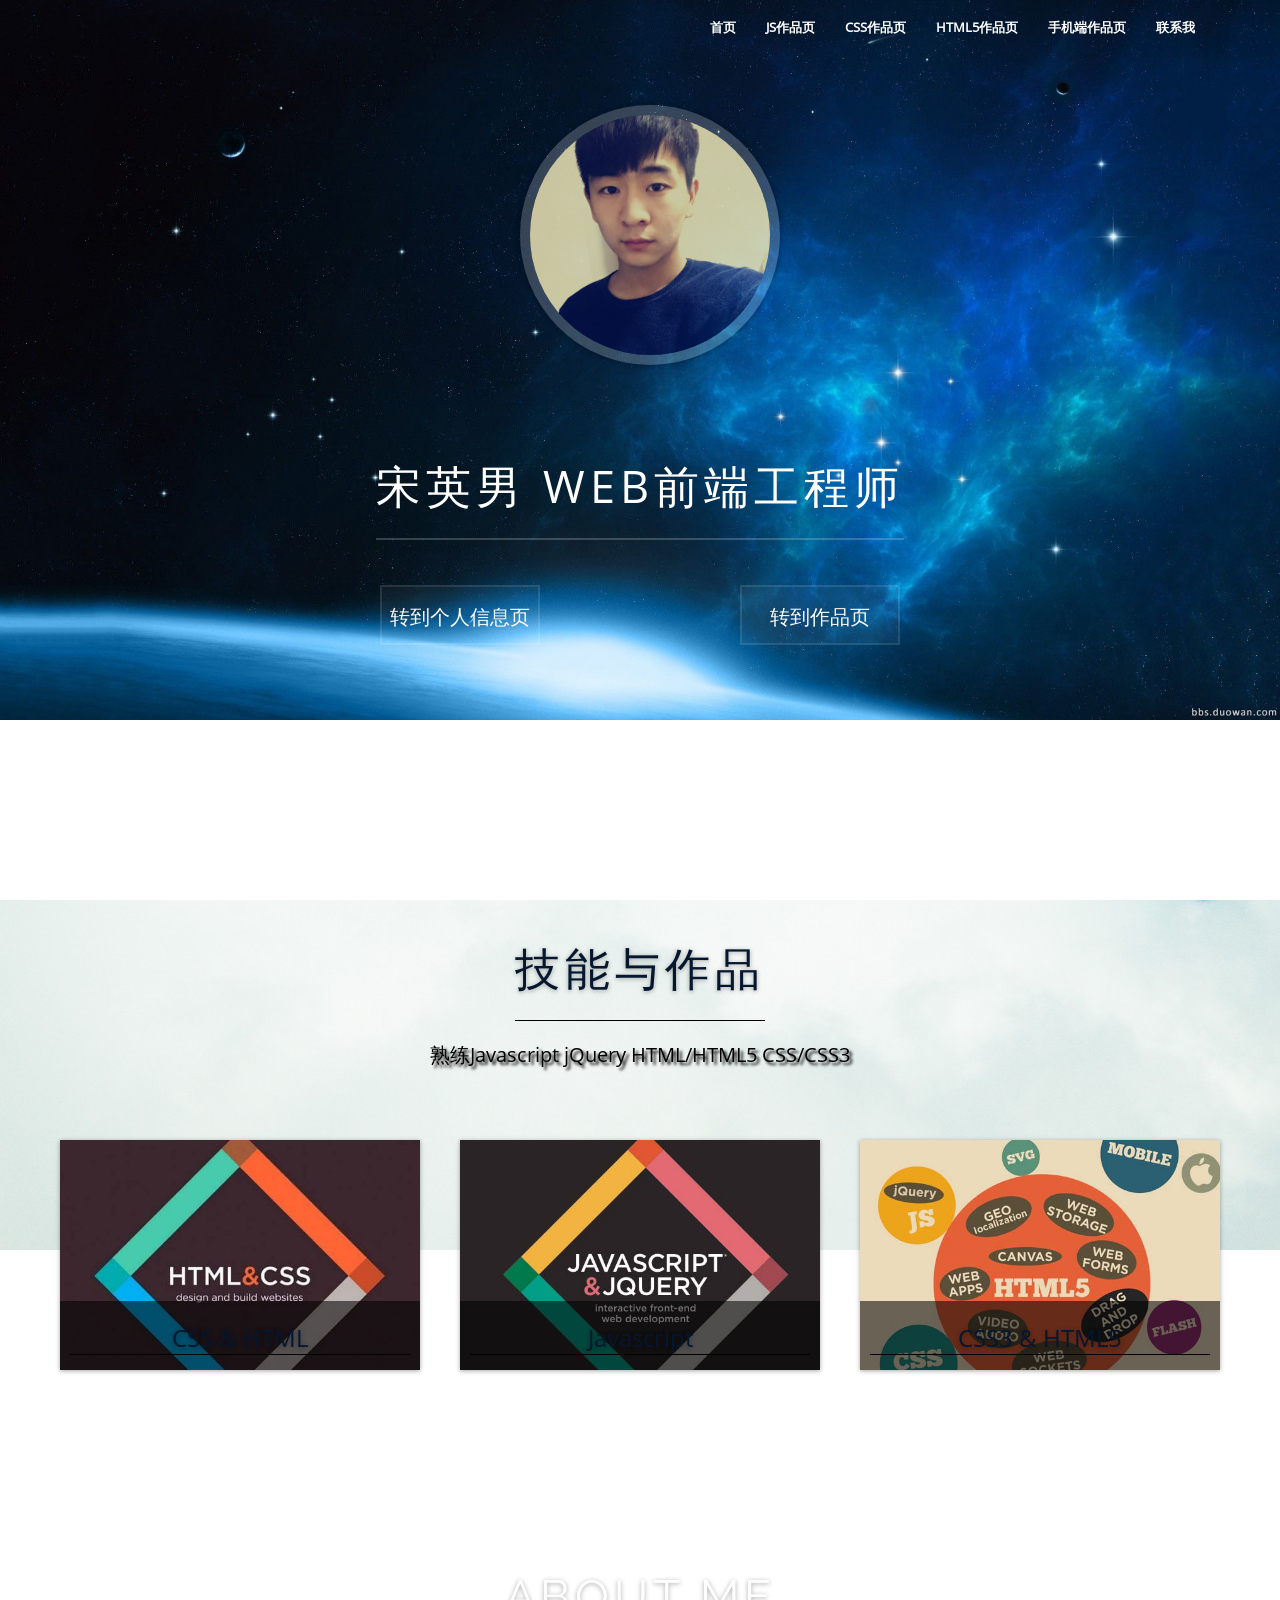
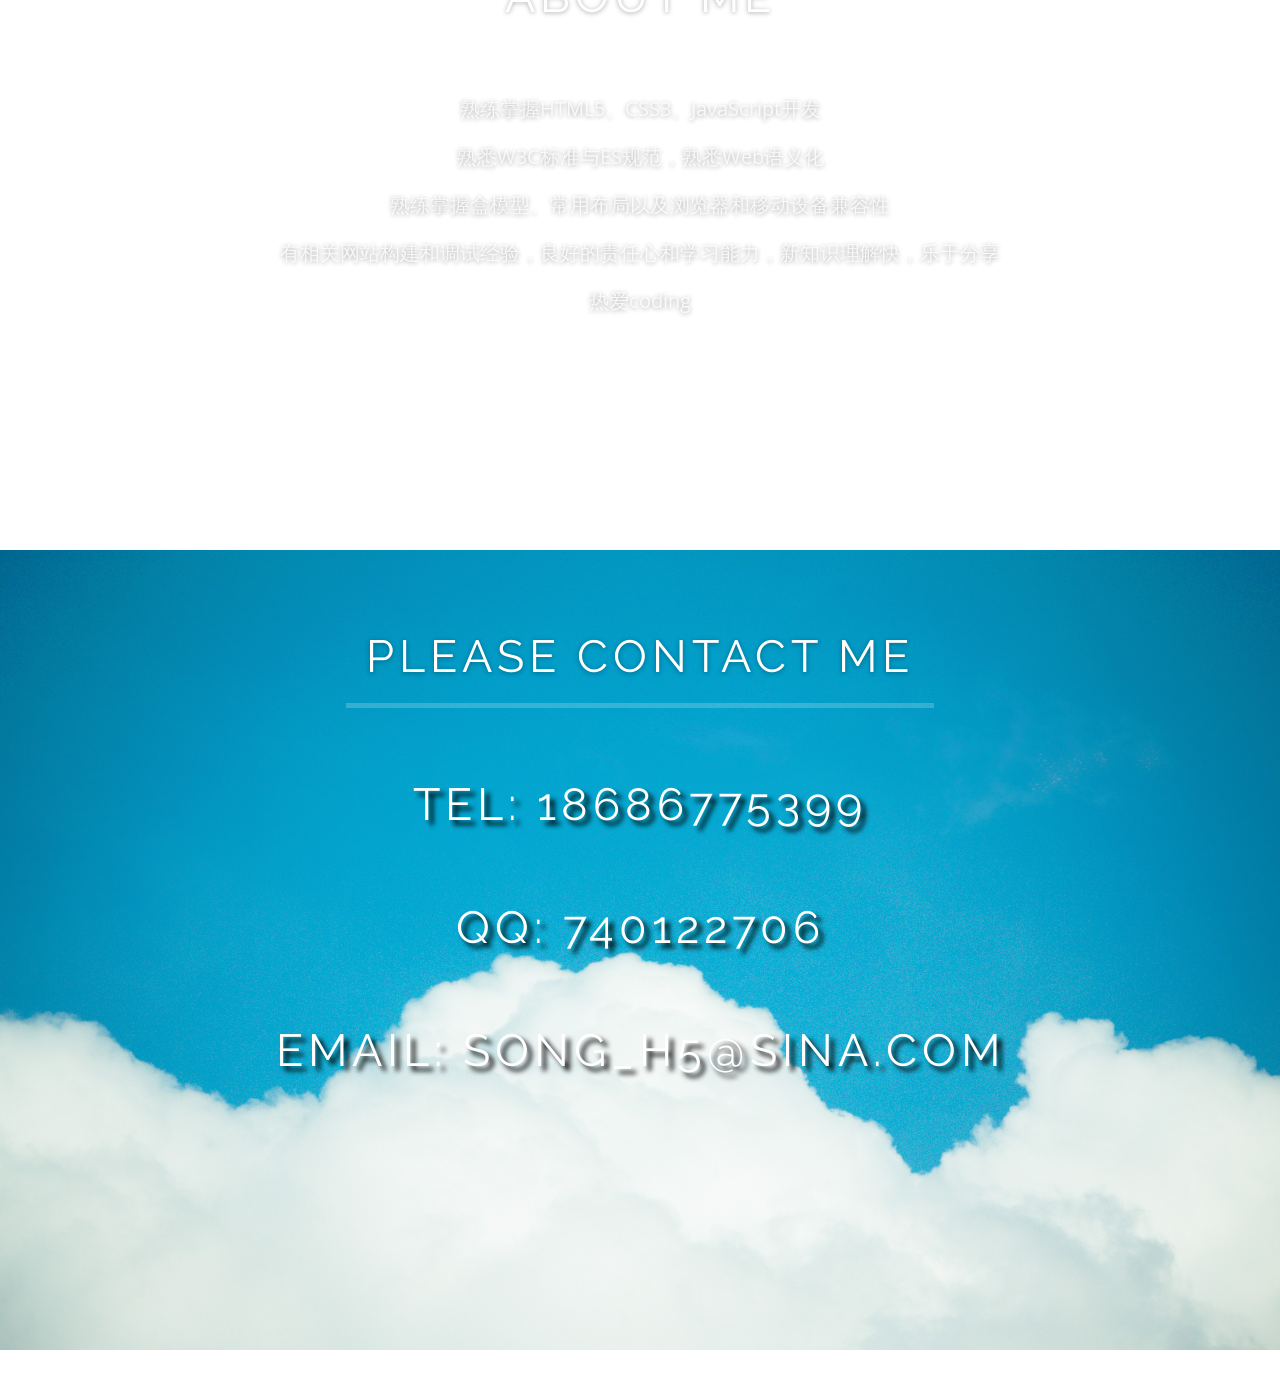
<file: index.html>
<!DOCTYPE html>
<html lang="en">
<head>
	<meta charset="UTF-8">
	<title>宋英男</title>
	<link rel="stylesheet" href="css/main.css" />
	<link href="favicon.ico" rel="" type="" />
	<script src="js/main.js"></script>
</head>
<body>
	<header>
		<div class="nav-wrap clearfix">
			<ul class="nav clearfix">
				<li><a href="javascript:;">首页</a><span class="sub-bar"></span></li>
				<li><a href="myworks-js.html">JS作品页</a><span class="sub-bar"></span></li>
				<li><a href="myworks-css.html">CSS作品页</a><span class="sub-bar"></span></li>
				<li><a href="myworks-h5.html">HTML5作品页</a><span class="sub-bar"></span></li>
				<li><a href="myworks-h5.html#app">手机端作品页</a><span class="sub-bar"></span></li>
				<li><a href="credit.html">联系我</a><span class="sub-bar"></span></li>
			</ul>
		</div>
		<div class="face">
			<img src="img/meme.jpg" />
		</div>
		<h1><p><span>宋</span><span>英</span><span>男</span><span> </span><span> </span><span> </span>W<span></span>E<span></span>B<span></span><span>前</span><span>端</span><span>工</span><span>程</span><span>师</span></p></h1>
		<div class="me-btn left">
			<a href="credit.html">转到个人信息页</a>
			<span class="bar top"></span>
			<span class="bar right"></span>
			<span class="bar bottom"></span>
			<span class="bar left"></span>
		</div>
		<div class="me-btn right">
			<a href="myworks-js.html">转到作品页</a>
			<span class="bar top"></span>
			<span class="bar right"></span>
			<span class="bar bottom"></span>
			<span class="bar left"></span>
		</div>
	</header>
	<section class="sim-show">
		<h2 class="sim-tit">技能与作品</h2>
		<p class="sim-info">熟练Javascript jQuery HTML/HTML5 CSS/CSS3</p>
		<ul class="clearfix">
			<li class="list">
				<a href="myworks-css.html">
					<img src="img/css.jpg" alt="">
					<div class="opabox">
						<h2>CSS & HTML</h2>
						<p>1.理解W3C标准并熟练运用</p>
						<p>2.精通HTML+CSS标准布局</p>
						<p>3.能解决个浏览器之间的兼容问题</p>
					</div>
				</a>
			</li>
			<li class="list">
				<a href="myworks-js.html">
					<img src="img/js.jpg" alt="">
					<div class="opabox">
						<h2>Javascript</h2>
						<p>1.熟练掌握js原生、JQuery</p>
						<p>2.熟练运用ajax、jsonp进行数据交互</p>
						<p>3.熟练掌握面向对象机制</p>
					</div>
				</a>
			</li>
			<li class="list">
				<a href="myworks-h5.html">
					<img src="img/h5.jpg" alt="">
					<div class="opabox">
						<h2>CSS3 & HTML5</h2>
						<p>1.理解W3C标准并熟练运用</p>
						<p>2.精通HTML+CSS标准布局</p>
						<p>3.能解决个浏览器之间的兼容问题</p>
					</div>
				</a>
			</li>
		</ul>
	</section>
	<section class="me">
		<div class="shadow"></div>
		<h2>About Me</h2>
		<div class="me-box">
			<ul>
				<li style="opacity:1;">
					<p>熟练掌握HTML5、CSS3、JavaScript开发</p>
					<p>熟悉W3C标准与ES规范，熟悉Web语义化</p>
					<p>熟练掌握盒模型、常用布局以及浏览器和移动设备兼容性</p>
					<p>有相关网站构建和调试经验，良好的责任心和学习能力，新知识理解快，乐于分享</p>
					<p>热爱coding</p>
				</li>
				<li>
					<p>能用原生js进行复杂页面的开发</p>
					<p>熟练运用原生js编写ajax和jsonp函数，进行普通交互和跨域交互</p>
					<p>同时熟悉jQuery快速开发PC端也面以及运用zepto开发移动端页面</p>
					<p>思路清晰，思维灵活，能根据不同情况运用不同方法</p>
				</li>
				<li>
					<p>熟悉面向对象思想，能运用面向对象进行开发</p>
					<p>熟悉HTML5的canvas、svg，能够运用canvas和raphaeljs进行图标制作</p>
					<p>了解MVC思想，了解angularjs的简单应用</p>
					<p>了解一些PHP和Mysql数据库技术，对后台也抱有浓厚兴趣</p>
				</li>
			</ul>
			<ol class="clearfix">
				<li class="on"></li>
				<li></li>
				<li></li>
			</ol>
		</div>
	</section>
	<section class="others">
		<h2>Please contact me</h2>
		<h3>TEL: 18686775399</h3>
		<h3>QQ: 740122706</h3>
		<h3>Email: song_h5@sina.com</h3>
	</section>
</body>
</html>
</file>
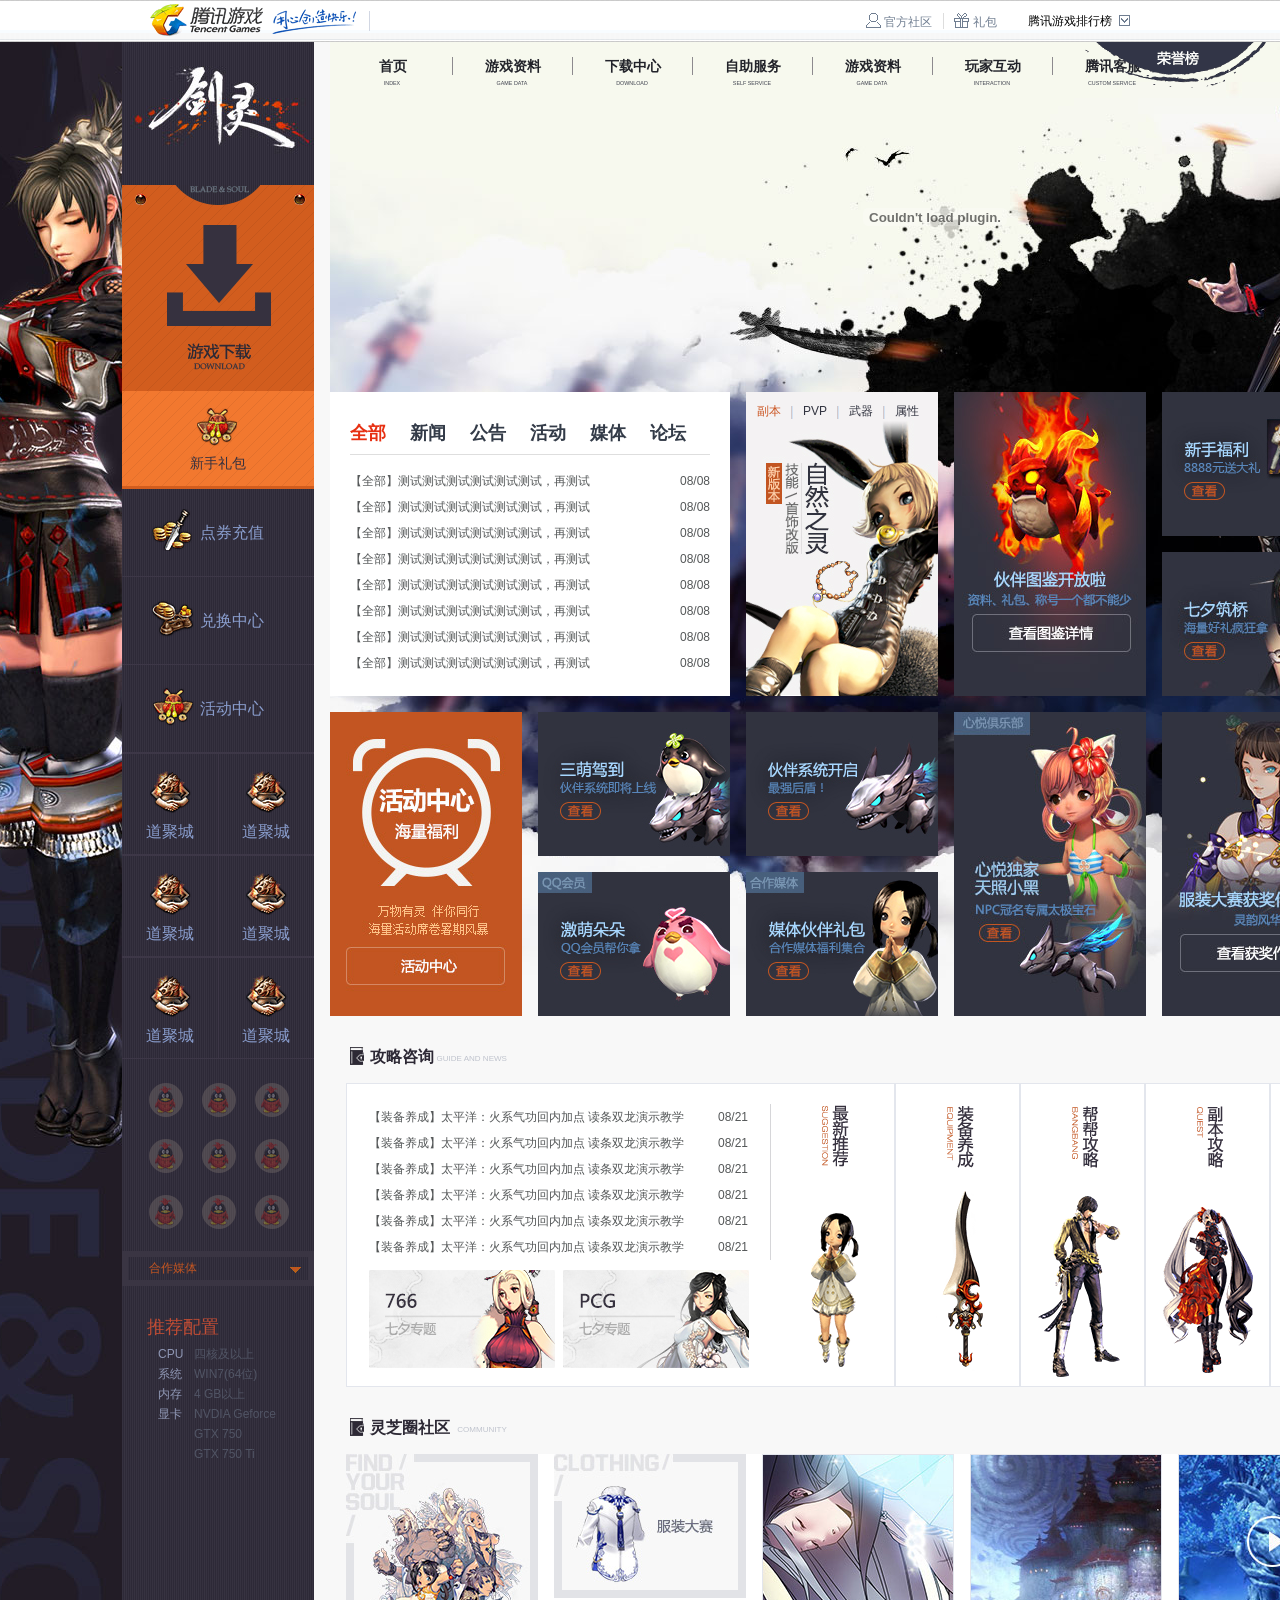
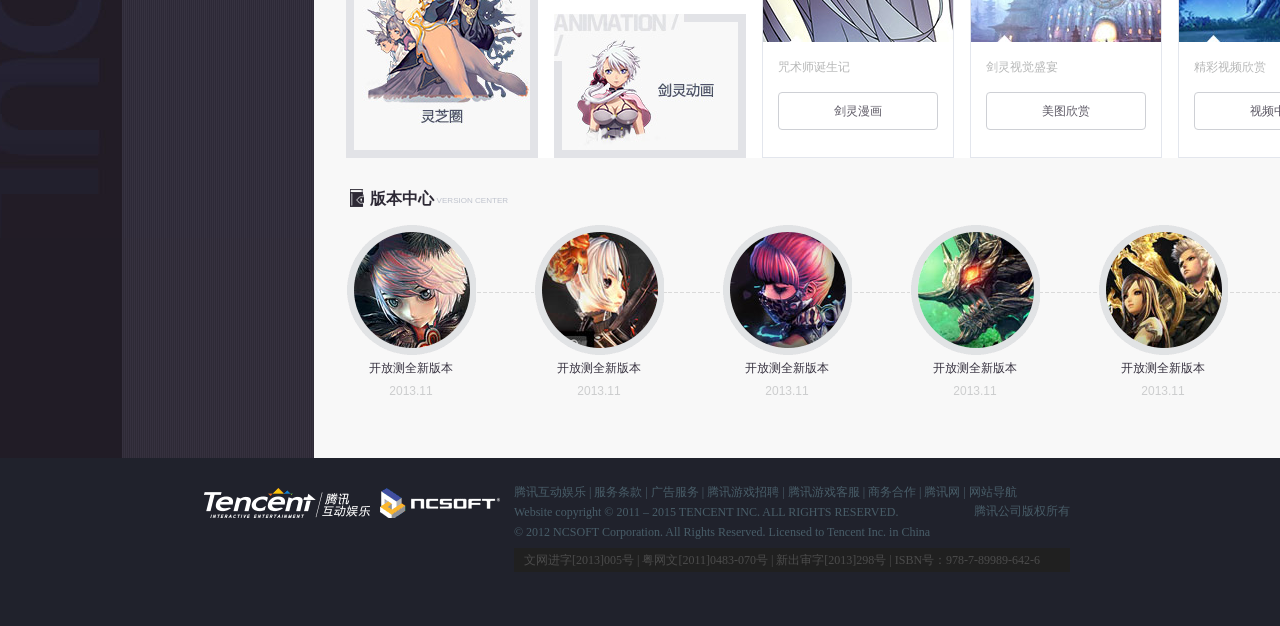
<file: websites/blade-soul/index.html>
<!DOCTYPE html>
<html lang="en">
<head>
	<meta charset="UTF-8">
	<title>剑灵</title>
	<link rel="stylesheet" type="text/css" href="css/base.css" />
	<link rel="stylesheet" type="text/css" href="css/main.css" />
	<script type="text/javascript" src="js/script.js"></script>
</head>
<body>
	<div class="header">
		<div class="top_wrap">
			<div class="top_tit clearfix">
				<h2>
					<a href="javascript:;">
					</a>
				</h2>
				<div class="top_rank">
					<a href="javascript:;">腾讯游戏排行榜</a><span></span>
				</div>
				<div class="top_gift clearfix">
					<a href="javascript:;" class="forum">官方社区</a>
					<a href="javascript:;" class="gift">礼包</a>
				</div>
			</div>
		</div>
	</div>

	<div class="main clearfix">
		<div class="rongyu">
			<a href="javascript:;"></a>
		</div>
		<!-- main left -->
		<div class="left_wrap">
			<div class="left_nav">
				<h1>
					<a href="javascript:;">剑灵</a>
				</h1>
				<a href="javascript:;" class="download">
					<i class="top_margin"></i>
					<i class="down_bg"></i>
				</a>
				<a href="javascript:;" class="libao">
					<i class="libao_bg"></i>
					<i class="libao_text">新手礼包</i>
					<i class="libao_bot"></i>
				</a>
				<ul class="service1 clearfix">
					<li>
						<a href="javascript:;">点券充值<i></i></a>
					</li>
					<li>
						<a href="javascript:;">兑换中心<i class="icon2"></i></a>
					</li>
					<li>
						<a href="javascript:;">活动中心<i class="icon3"></i></a>
					</li>
				</ul>
				<ul class="service2 clearfix"> 
					<li>
						<a href="javascript">道聚城<i></i></a>
					</li>
					<li>
						<a href="javascript">道聚城<i></i></a>
					</li>
					<li>
						<a href="javascript">道聚城<i></i></a>
					</li>
					<li>
						<a href="javascript">道聚城<i></i></a>
					</li>
					<li>
						<a href="javascript">道聚城<i></i></a>
					</li>
					<li>
						<a href="javascript">道聚城<i></i></a>
					</li>
				</ul>
				<ul class="iconser clearfix">
					<li>
						<a href="javascript:;"></a>
					</li>
					<li>
						<a href="javascript:;"></a>
					</li>
					<li>
						<a href="javascript:;"></a>
					</li>
					<li>
						<a href="javascript:;"></a>
					</li>
					<li>
						<a href="javascript:;"></a>
					</li>
					<li>
						<a href="javascript:;"></a>
					</li>
					<li>
						<a href="javascript:;"></a>
					</li>
					<li>
						<a href="javascript:;"></a>
					</li>
					<li>
						<a href="javascript:;"></a>
					</li>
				</ul>
				<div class="hezuo">
					合作媒体<i></i>
				</div>
				<div class="peizhi">
					<h4>推荐配置</h4>
					<p class="clearfix">
						<span>CPU</span>
						<i>四核及以上</i>
					</p>
					<p class="clearfix">
						<span>系统</span>
						<i>WIN7(64位)</i>
					</p>
					<p class="clearfix">
						<span>内存</span>
						<i>4 GB以上</i>
					</p>
					<p class="clearfix">
						<span>显卡</span>
						<i>NVDIA Geforce<br />
						   GTX 750<br />
						   GTX 750 Ti
						</i>
					</p>
				</div>
			</div>
		</div>
		<!-- main right -->
		<div class="right">
			<!-- main right nav -->
			<div class="main_nav">
				<div class="container clearfix">
					<dl>
						<dt>
							<a class="main_tit" href="javascript:;">首页</a>
							<span class="sub_tit" >INDEX</span>
						</dt>
					</dl>
					<dl>
					<dt>
						<a class="main_tit" href="javascript:;">游戏资料</a>
						<span class="sub_tit" >GAME DATA</span>
					</dt>
						<dd>
							<a href="javascript:;" >游戏特色</a>
							<a href="javascript:;" >职业介绍</a>
							<a href="javascript:;" >新手指南</a>
							<a href="javascript:;" >帮帮攻略</a>
							<a href="javascript:;" >副本攻略</a>
						</dd>
					</dl>
					<dl>
					<dt>
						<a class="main_tit" href="javascript:;">下载中心</a>
						<span class="sub_tit" >DOWNLOAD</span>
					</dt>
					<dd><a href="javascript:;" >下载客户端</a></dd>
						<dd><a href="javascript:;" >南天国体验服</a></dd>
					</dl>
					<dl>
					<dt>
						<a class="main_tit" href="javascript:;">自助服务</a>
						<span class="sub_tit" >SELF SERVICE</span>
					</dt>
						<dd>
							<a href="javascript:;" >安全模式</a>
							<a href="javascript:;" >Q游助手</a>
							<a href="javascript:;" >封停查询</a>
							<a href="javascript:;" >被盗找回</a>
						</dd>
					</dl>
					<dl>
					<dt>
						<a class="main_tit" href="javascript:;">游戏资料</a>
						<span class="sub_tit" >GAME DATA</span>
					</dt>
						<dd>
							<a href="javascript:;" >游戏特色</a>
							<a href="javascript:;" >职业介绍</a>
							<a href="javascript:;" >新手指南</a>
							<a href="javascript:;" >帮帮攻略</a>
							<a href="javascript:;" >副本攻略</a>
						</dd>
					</dl>
					<dl>
					<dt>
						<a class="main_tit" href="javascript:;">玩家互动</a>
						<span class="sub_tit" >INTERACTION</a>
					</dt>
						<dd>
							<a href="javascript:;" >洪门论坛</a>
							<a href="javascript:;" >灵芝圈社区</a>
							<a href="javascript:;" >剑灵微博</a>
							<a href="javascript:;" >门派排行</a>
							<a href="javascript:;" >比武场排行</a>
						</dd>
					</dl>
					<dl>
					<dt>
						<a class="main_tit" href="javascript:;">腾讯客服</a>
						<span class="sub_tit" >CUSTOM SERVICE</a>
					</dt>
						<dd>
							<a href="javascript:;" >在线客服</a>
							<a href="javascript:;" >客服专区</a>
							<a href="javascript:;" >用户协议</a>
							<a href="javascript:;" >玩家条例</a>
						</dd>
					</dl>
				</div>
			</div>
			<!-- main right flash -->
			<embed id="flash" name="swfcontent_swf_embed" src="img/main0813.swf" width="1046" height="350" base="" wmode="transparent" allowfullscreen="true" allowscriptaccess="always" quality="high" flashvars="" type="application/x-shockwave-flash" pluginspage="http://www.macromedia.com/go/getflashplayer" />
			<!-- main right bot -->
			<div class="right_bot clearfix">
				<!-- right bot left_cards -->
				<div class="left_cards">
					<div class="btn clearfix">
						<span class="selected"></span>
						<span></span>
						<span></span>
						<span></span>
						<span></span>
						<span></span>
					</div>
					<ul class="clearfix">
						<li class="list">
							<a href="javascript:;">
								<img src="img/1439778997994138510.jpg" />
							</a>
						</li>
						<li class="list">
							<a href="javascript:;">
								<img src="img/1439504087871629187.jpg" />
							</a>
						</li>
						<li class="list">
							<a href="javascript:;">
								<img src="img/1439428454035815543.jpg" />
							</a>
						</li>
						<li class="list">
							<a href="javascript:;">
								<img src="img/1439426846610791511.jpg" />
							</a>
						</li>
						<li class="list">
							<a href="javascript:;">
								<img src="img/1437612603511795255.jpg" />
							</a>
						</li>
						<li class="list">
							<a href="javascript:;">
								<img src="img/1437444920013290952.jpg" />
							</a>
						</li>
					</ul>
				</div>
				<!-- right bot right_box -->
				<div class="right_box clearfix">
					<!-- right box right_news -->
					<div class="right_news">
						<h2 class="clearfix">
							<span class="selected">全部</span>
							<span>新闻</span>
							<span>公告</span>
							<span>活动</span>
							<span>媒体</span>
							<span>论坛</span>
						</h2>
						<ul>
							<li class="list">
								<ul class="clearfix">
									<li class="clearfix">
										<a href="javascript:;">【全部】测试测试测试测试测试测试，再测试</a><i>08/08</i>
									</li>
									<li class="clearfix">
										<a href="javascript:;">【全部】测试测试测试测试测试测试，再测试</a><i>08/08</i>
									</li>
									<li class="clearfix">
										<a href="javascript:;">【全部】测试测试测试测试测试测试，再测试</a><i>08/08</i>
									</li>
									<li class="clearfix">
										<a href="javascript:;">【全部】测试测试测试测试测试测试，再测试</a><i>08/08</i>
									</li>
									<li class="clearfix">
										<a href="javascript:;">【全部】测试测试测试测试测试测试，再测试</a><i>08/08</i>
									</li>
									<li class="clearfix">
										<a href="javascript:;">【全部】测试测试测试测试测试测试，再测试</a><i>08/08</i>
									</li>
									<li class="clearfix">
										<a href="javascript:;">【全部】测试测试测试测试测试测试，再测试</a><i>08/08</i>
									</li>
									<li class="clearfix">
										<a href="javascript:;">【全部】测试测试测试测试测试测试，再测试</a><i>08/08</i>
									</li>
								</ul>
							</li>
							<li class="list">
								<ul class="clearfix">
									<li class="clearfix">
										<a href="javascript:;">【新闻】测试测试测试测试测试测试，再测试</a><i>08/09</i>
									</li>
									<li class="clearfix">
										<a href="javascript:;">【新闻】测试测试测试测试测试测试，再测试</a><i>08/09</i>
									</li>
									<li class="clearfix">
										<a href="javascript:;">【新闻】测试测试测试测试测试测试，再测试</a><i>08/09</i>
									</li>
									<li class="clearfix">
										<a href="javascript:;">【新闻】测试测试测试测试测试测试，再测试</a><i>08/09</i>
									</li>
									<li class="clearfix">
										<a href="javascript:;">【新闻】测试测试测试测试测试测试，再测试</a><i>08/09</i>
									</li>
									<li class="clearfix">
										<a href="javascript:;">【新闻】测试测试测试测试测试测试，再测试</a><i>08/09</i>
									</li>
									<li class="clearfix">
										<a href="javascript:;">【新闻】测试测试测试测试测试测试，再测试</a><i>08/09</i>
									</li>
									<li class="clearfix">
										<a href="javascript:;">【新闻】测试测试测试测试测试测试，再测试</a><i>08/09</i>
									</li>
								</ul>
							</li>
							<li class="list">
								<ul class="clearfix">
									<li class="clearfix">
										<a href="javascript:;">【公告】测试测试测试测试测试测试，再测试</a><i>08/10</i>
									</li>
									<li class="clearfix">
										<a href="javascript:;">【公告】测试测试测试测试测试测试，再测试</a><i>08/10</i>
									</li>
									<li class="clearfix">
										<a href="javascript:;">【公告】测试测试测试测试测试测试，再测试</a><i>08/10</i>
									</li>
									<li class="clearfix">
										<a href="javascript:;">【公告】测试测试测试测试测试测试，再测试</a><i>08/10</i>
									</li>
									<li class="clearfix">
										<a href="javascript:;">【公告】测试测试测试测试测试测试，再测试</a><i>08/10</i>
									</li>
									<li class="clearfix">
										<a href="javascript:;">【公告】测试测试测试测试测试测试，再测试</a><i>08/10</i>
									</li>
									<li class="clearfix">
										<a href="javascript:;">【公告】测试测试测试测试测试测试，再测试</a><i>08/10</i>
									</li>
									<li class="clearfix">
										<a href="javascript:;">【公告】测试测试测试测试测试测试，再测试</a><i>08/10</i>
									</li>
								</ul>
							</li>
							<li class="list">
								<ul class="clearfix">
									<li class="clearfix">
										<a href="javascript:;">【活动】测试测试测试测试测试测试，再测试</a><i>08/11</i>
									</li>
									<li class="clearfix">
										<a href="javascript:;">【活动】测试测试测试测试测试测试，再测试</a><i>08/11</i>
									</li>
									<li class="clearfix">
										<a href="javascript:;">【活动】测试测试测试测试测试测试，再测试</a><i>08/11</i>
									</li>
									<li class="clearfix">
										<a href="javascript:;">【活动】测试测试测试测试测试测试，再测试</a><i>08/11</i>
									</li>
									<li class="clearfix">
										<a href="javascript:;">【活动】测试测试测试测试测试测试，再测试</a><i>08/11</i>
									</li>
									<li class="clearfix">
										<a href="javascript:;">【活动】测试测试测试测试测试测试，再测试</a><i>08/11</i>
									</li>
									<li class="clearfix">
										<a href="javascript:;">【活动】测试测试测试测试测试测试，再测试</a><i>08/11</i>
									</li>
									<li class="clearfix">
										<a href="javascript:;">【活动】测试测试测试测试测试测试，再测试</a><i>08/11</i>
									</li>
								</ul>
							</li>
							<li class="list">
								<ul class="clearfix">
									<li class="clearfix">
										<a href="javascript:;">【娱乐】测试测试测试测试测试测试，再测试</a><i>08/12</i>
									</li>
									<li class="clearfix">
										<a href="javascript:;">【娱乐】测试测试测试测试测试测试，再测试</a><i>08/12</i>
									</li>
									<li class="clearfix">
										<a href="javascript:;">【娱乐】测试测试测试测试测试测试，再测试</a><i>08/12</i>
									</li>
									<li class="clearfix">
										<a href="javascript:;">【娱乐】测试测试测试测试测试测试，再测试</a><i>08/12</i>
									</li>
									<li class="clearfix">
										<a href="javascript:;">【娱乐】测试测试测试测试测试测试，再测试</a><i>08/12</i>
									</li>
									<li class="clearfix">
										<a href="javascript:;">【娱乐】测试测试测试测试测试测试，再测试</a><i>08/12</i>
									</li>
									<li class="clearfix">
										<a href="javascript:;">【娱乐】测试测试测试测试测试测试，再测试</a><i>08/12</i>
									</li>
									<li class="clearfix">
										<a href="javascript:;">【娱乐】测试测试测试测试测试测试，再测试</a><i>08/12</i>
									</li>
								</ul>
							</li>
							<li class="list">
								<ul class="clearfix">
									<li class="clearfix">
										<a href="javascript:;">【论坛】测试测试测试测试测试测试，再测试</a><i>08/13</i>
									</li>
									<li class="clearfix">
										<a href="javascript:;">【论坛】测试测试测试测试测试测试，再测试</a><i>08/13</i>
									</li>
									<li class="clearfix">
										<a href="javascript:;">【论坛】测试测试测试测试测试测试，再测试</a><i>08/13</i>
									</li>
									<li class="clearfix">
										<a href="javascript:;">【论坛】测试测试测试测试测试测试，再测试</a><i>08/13</i>
									</li>
									<li class="clearfix">
										<a href="javascript:;">【论坛】测试测试测试测试测试测试，再测试</a><i>08/13</i>
									</li>
									<li class="clearfix">
										<a href="javascript:;">【论坛】测试测试测试测试测试测试，再测试</a><i>08/13</i>
									</li>
									<li class="clearfix">
										<a href="javascript:;">【论坛】测试测试测试测试测试测试，再测试</a><i>08/13</i>
									</li>
									<li class="clearfix">
										<a href="javascript:;">【论坛】测试测试测试测试测试测试，再测试</a><i>08/13</i>
									</li>
								</ul>
							</li>
						</ul>
					</div>
					<!-- right box right_pvp  -->
					<div class="right_pvp">
						<div class="btn clearfix">
							<span class="selected">副本</span><i></i>
							<span>PVP</span><i></i>
							<span>武器</span><i></i>
							<span>属性</span>
						</div>
						<ul class="clearfix">
							<li class="list">
								<a href="javascript:;">
									<img src="img/1435110160345765478.jpg" />
								</a>
							</li>
							<li class="list">
								<a href="javascript:;">
									<img src="img/1435110228315618486.jpg" />
								</a>
							</li>
							<li class="list">
								<a href="javascript:;">
									<img src="img/1435110270385539373.jpg" />
								</a>
							</li>
							<li class="list">
								<a href="javascript:;">
									<img src="img/1435863200169968564.jpg" />
								</a>
							</li>
						</ul>
					</div>
					<!-- right box blackbox1 -->
					<a href="javascript:;" class="blackbox"> 
						<img src="img/1439430062486294094.jpg" />
					</a>
					<!-- right box blackbox2 -->
					<ul class="blackbox">
						<li>
							<a href="javascript:;">
								<img src="img/1435634039644860166.jpg" />
							</a>
						</li>
						<li>
							<a href="javascript:;">
								<img src="img/1440024723351420866.jpg" />
							</a>
						</li>
					</ul>
					<a href="javascript:;" class="blackbox"> 
						<img src="img/ecenter.jpg" />
					</a>
					<ul class="blackbox">
						<li>
							<a href="javascript:;">
								<img src="img/1438042863777045235.jpg" />
							</a>
						</li>
						<li>
							<a href="javascript:;">
								<img src="img/1440035966480791404.jpg" />
							</a>
						</li>
					</ul>
					<ul class="blackbox">
						<li>
							<a href="javascript:;">
								<img src="img/1438911096313272064.jpg" />
							</a>
						</li>
						<li>
							<a href="javascript:;">
								<img src="img/1439861487997914842.jpg" />
							</a>
						</li>
					</ul>
					<a href="javascript:;" class="blackbox"> 
						<img src="img/1439430247131524351.jpg" />
					</a>
					<a href="javascript:;" class="blackbox"> 
						<img src="img/1439344882755056538.jpg" />
					</a>
				</div>
				<!-- right bot right_info -->
				<div class="right_info">
					<h2><a href="javascript:;">攻略咨询</a><i>GUIDE AND NEWS</i></h2>
					<div class="info_cont clearfix">
						<div class="info_news clearfix">
							<p class="clearfix">
								<a href="javascript">【装备养成】太平洋：火系气功回内加点 读条双龙演示教学</a>
								<i>08/21</i>
							</p>
							<p class="clearfix">
								<a href="javascript">【装备养成】太平洋：火系气功回内加点 读条双龙演示教学</a>
								<i>08/21</i>
							</p>
							<p class="clearfix">
								<a href="javascript">【装备养成】太平洋：火系气功回内加点 读条双龙演示教学</a>
								<i>08/21</i>
							</p>
							<p class="clearfix">
								<a href="javascript">【装备养成】太平洋：火系气功回内加点 读条双龙演示教学</a>
								<i>08/21</i>
							</p>
							<p class="clearfix">
								<a href="javascript">【装备养成】太平洋：火系气功回内加点 读条双龙演示教学</a>
								<i>08/21</i>
							</p>
							<p class="clearfix">
								<a href="javascript">【装备养成】太平洋：火系气功回内加点 读条双龙演示教学</a>
								<i>08/21</i>
							</p>
							<a class="info_img" href="javascript:;">
								<img src="img/1440034616468198505.jpg" />
							</a>
							<a class="info_img" href="javascript:;">
								<img src="img/1440034699365322179.jpg" />
							</a>
						</div>
						<ul class="info_pic clearfix">
							<li>
								<a href="javascript:;">
									<img src="img/gpic_1.png" />
								</a>
							</li>
							<li>
								<a href="javascript:;">
									<img src="img/gpic_2.png" />
								</a>
							</li>
							<li>
								<a href="javascript:;">
									<img src="img/gpic_3.png" />
								</a>
							</li>
							<li>
								<a href="javascript:;">
									<img src="img/gpic_4.png" />
								</a>
							</li>
							<li>
								<a href="javascript:;">
									<img src="img/gpic_5.png" />
								</a>
							</li>
							<li>
								<a href="javascript:;">
									<img src="img/gpic_6.png" />
								</a>
							</li>
							<li>
								<a href="javascript:;">
									<img src="img/gpic_7.png" />
								</a>
							</li>
							<li>
								<a href="javascript:;">
									<img src="img/gpic_8.png" />
								</a>
							</li>
						</ul>
					</div>
				</div>
				<div class="right_info another">
					<h2><a href="javascript:;">灵芝圈社区</a><i>COMMUNITY</i></h2>
					<div class="info_cont clearfix">
						<div class="playbtn">
							<a href="javascript:;">
								<img src="img/1435104385485000516.jpg" />
							</a>
						</div>
						<div class="animate">
							<a href="javascript:;">
								<img src="img/1435194547230061514.jpg" />
							</a>
							<div class="clearfix">
								<a href="javascript:;">
									<img src="img/1435194565591271868.jpg" />
								</a>
								<a href="javascript:;">
									<img src="img/1435194583316977406.jpg" />
								</a>
							</div>
						</div>
						<ul class="comic clearfix">
							<li>
								<a class="comic_img" href="javascript:;">
									<img src="img/commulnk_1.jpg" />
								</a>
								<p>咒术师诞生记</p>
								<a class="comic_name" href="javascript:;">剑灵漫画</a>
							</li>
							<li>
								<a class="comic_img" href="javascript:;">
									<img src="img/commulnk_2.jpg" />
								</a>
								<p>剑灵视觉盛宴</p>
								<a class="comic_name" href="javascript:;">美图欣赏</a>
							</li>
							<li>
								<a class="comic_img" href="javascript:;">
									<img src="img/commulnk_3.jpg" />
								</a>
								<p>精彩视频欣赏</p>
								<a class="comic_name" href="javascript:;">视频中心</a>
							</li>
						</ul>
					</div>
				</div>
				<div class="right_info version">
					<h2><a href="javascript:;">版本中心</a><i>VERSION CENTER</i></h2>
					<div class="player">
						<i class="bgline"></i>
						<ul class="clearfix">
							<li>
								<a href="javascript:;">
									<img src="img/vpic_1.jpg" />
								</a>
								<i class="shalter"></i>
								<p>开放测全新版本</p>
								<span>2013.11</span>
							</li>
							<li>
								<a href="javascript:;">
									<img src="img/vpic_2.jpg" />
								</a>
								<i class="shalter"></i>
								<p>开放测全新版本</p>
								<span>2013.11</span>
							</li>
							<li>
								<a href="javascript:;">
									<img src="img/vpic_3.jpg" />
								</a>
								<i class="shalter"></i>
								<p>开放测全新版本</p>
								<span>2013.11</span>
							</li>
							<li>
								<a href="javascript:;">
									<img src="img/vpic_4.jpg" />
								</a>
								<i class="shalter"></i>
								<p>开放测全新版本</p>
								<span>2013.11</span>
							</li>
							<li>
								<a href="javascript:;">
									<img src="img/vpic_5.jpg" />
								</a>
								<i class="shalter"></i>
								<p>开放测全新版本</p>
								<span>2013.11</span>
							</li>
							<li>
								<a href="javascript:;">
									<img src="img/vpic_6.jpg" />
								</a>
								<i class="shalter"></i>
								<p>开放测全新版本</p>
								<span>2013.11</span>
							</li>
							<li>
								<a href="javascript:;">
									<img src="img/vpic_7.jpg" />
								</a>
								<i class="shalter"></i>
								<p>开放测全新版本</p>
								<span>2013.11</span>
							</li>
							<li>
								<a href="javascript:;">
									<img src="img/vpic_8.jpg" />
								</a>
								<i class="shalter"></i>
								<p>开放测全新版本</p>
								<span>2013.11</span>
							</li>
						</ul>
					</div>
				</div>
			</div>
		</div>
	</div>

	<div class="footer clearfix">
		<div class="logo1">
			<a href="javascript:;"></a>
		</div>
		<div class="logo2">
			<a href="javascript:;"></a>
		</div>
		<div class="footer_text">
            <p>
                <a href="javascript:;">腾讯互动娱乐</a><span class="foot-split">|</span><a href="javascript:;">服务条款</a><span class="foot-split">|</span><a href="javascript:;">广告服务</a><span class="foot-split">|</span><a href="javascript:;">腾讯游戏招聘</a><span class="foot-split">|</span><a href="javascript:;">腾讯游戏客服</a><span class="foot-split">|</span><a href="javascript:;">商务合作</a><span class="foot-split">|</span><a href="javascript:;">腾讯网</a><span class="foot-split">|</span><a href="javascript:;">网站导航</a>
            </p>
            <p class="clearfix">
	            <a href="javascript:;" class="copyright">腾讯公司版权所有</a>Website copyright © 2011 – 2015 TENCENT INC. ALL RIGHTS RESERVED.
            </p>
            <p>© 2012 NCSOFT Corporation. All Rights Reserved. Licensed to Tencent Inc. in China</p>
            <p class="license">文网进字[2013]005号<span class="foot-split">|</span><em><a href="javascript:;">粤网文[2011]0483-070号</a></em><span class="foot-split">|</span>新出审字[2013]298号<span class="foot-split">|</span>ISBN号：978-7-89989-642-6</p>
        </div>
	</div>
</body>
</html>
</file>
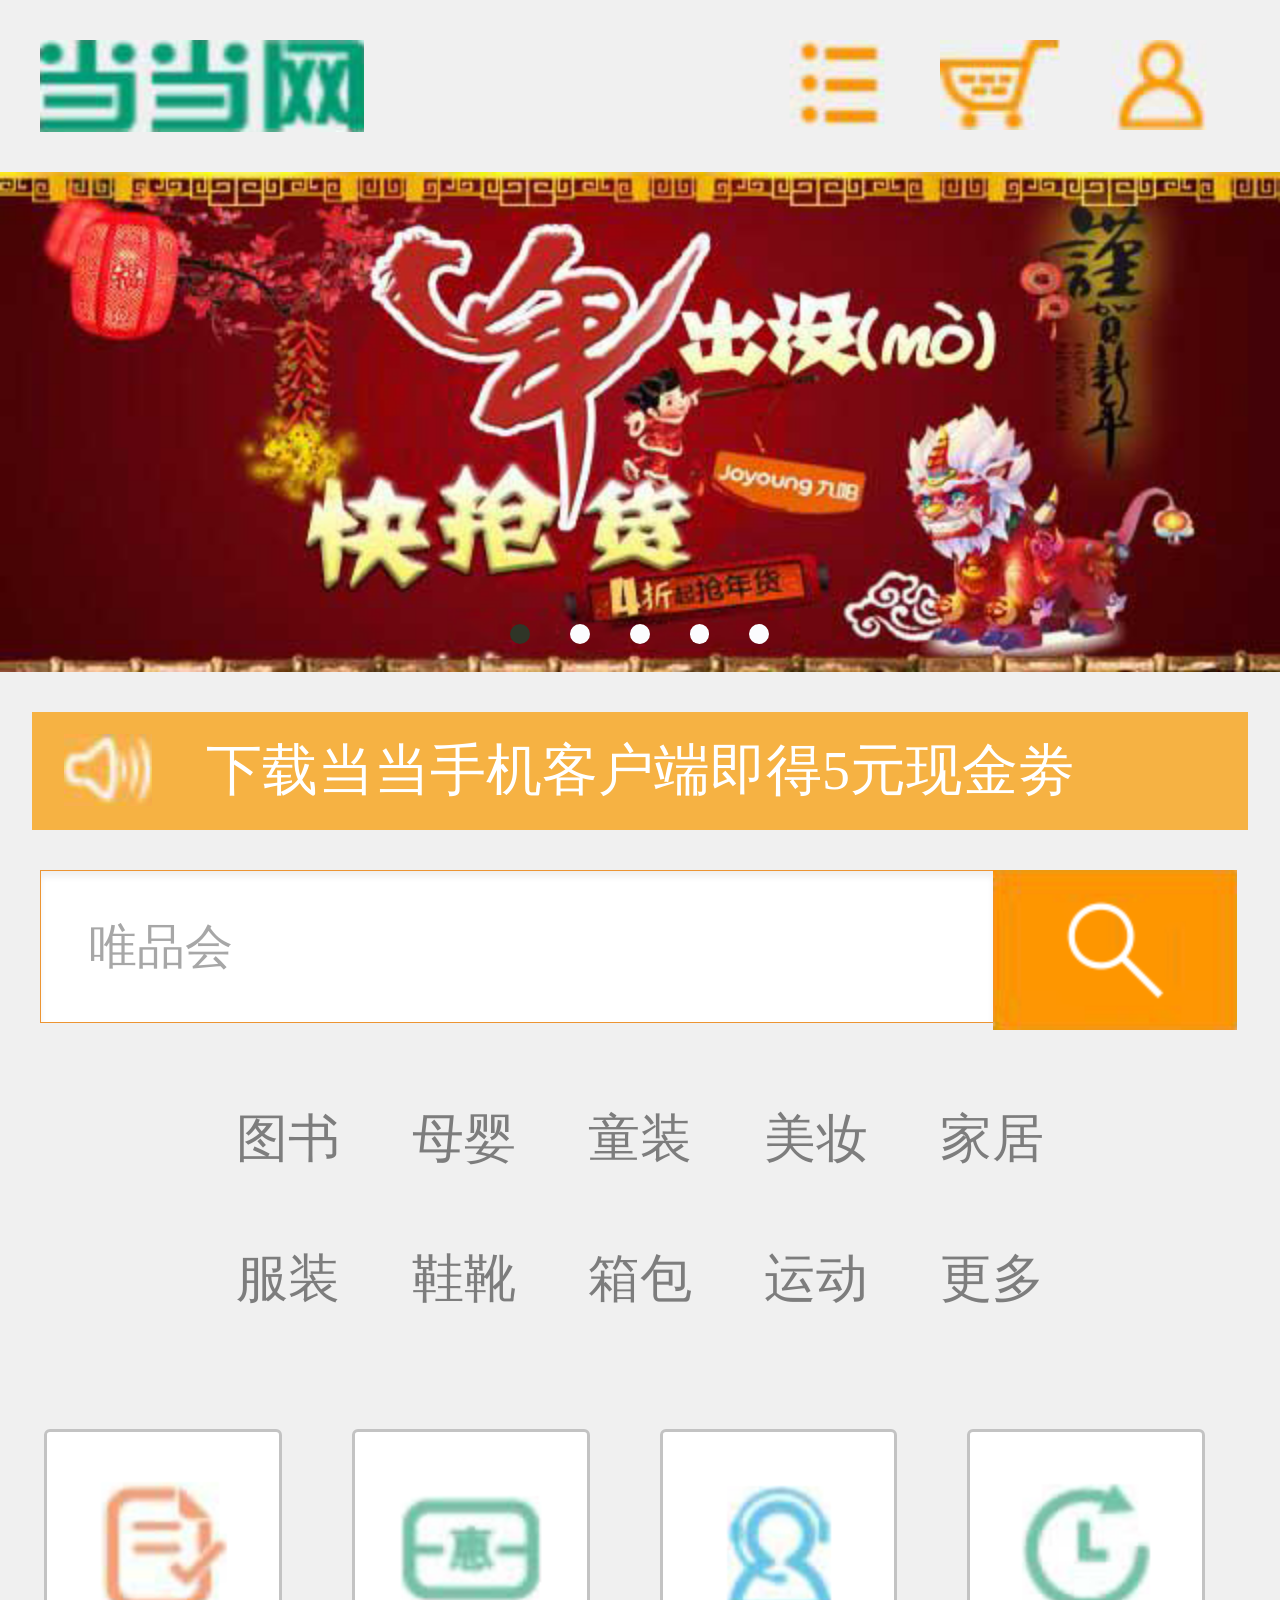
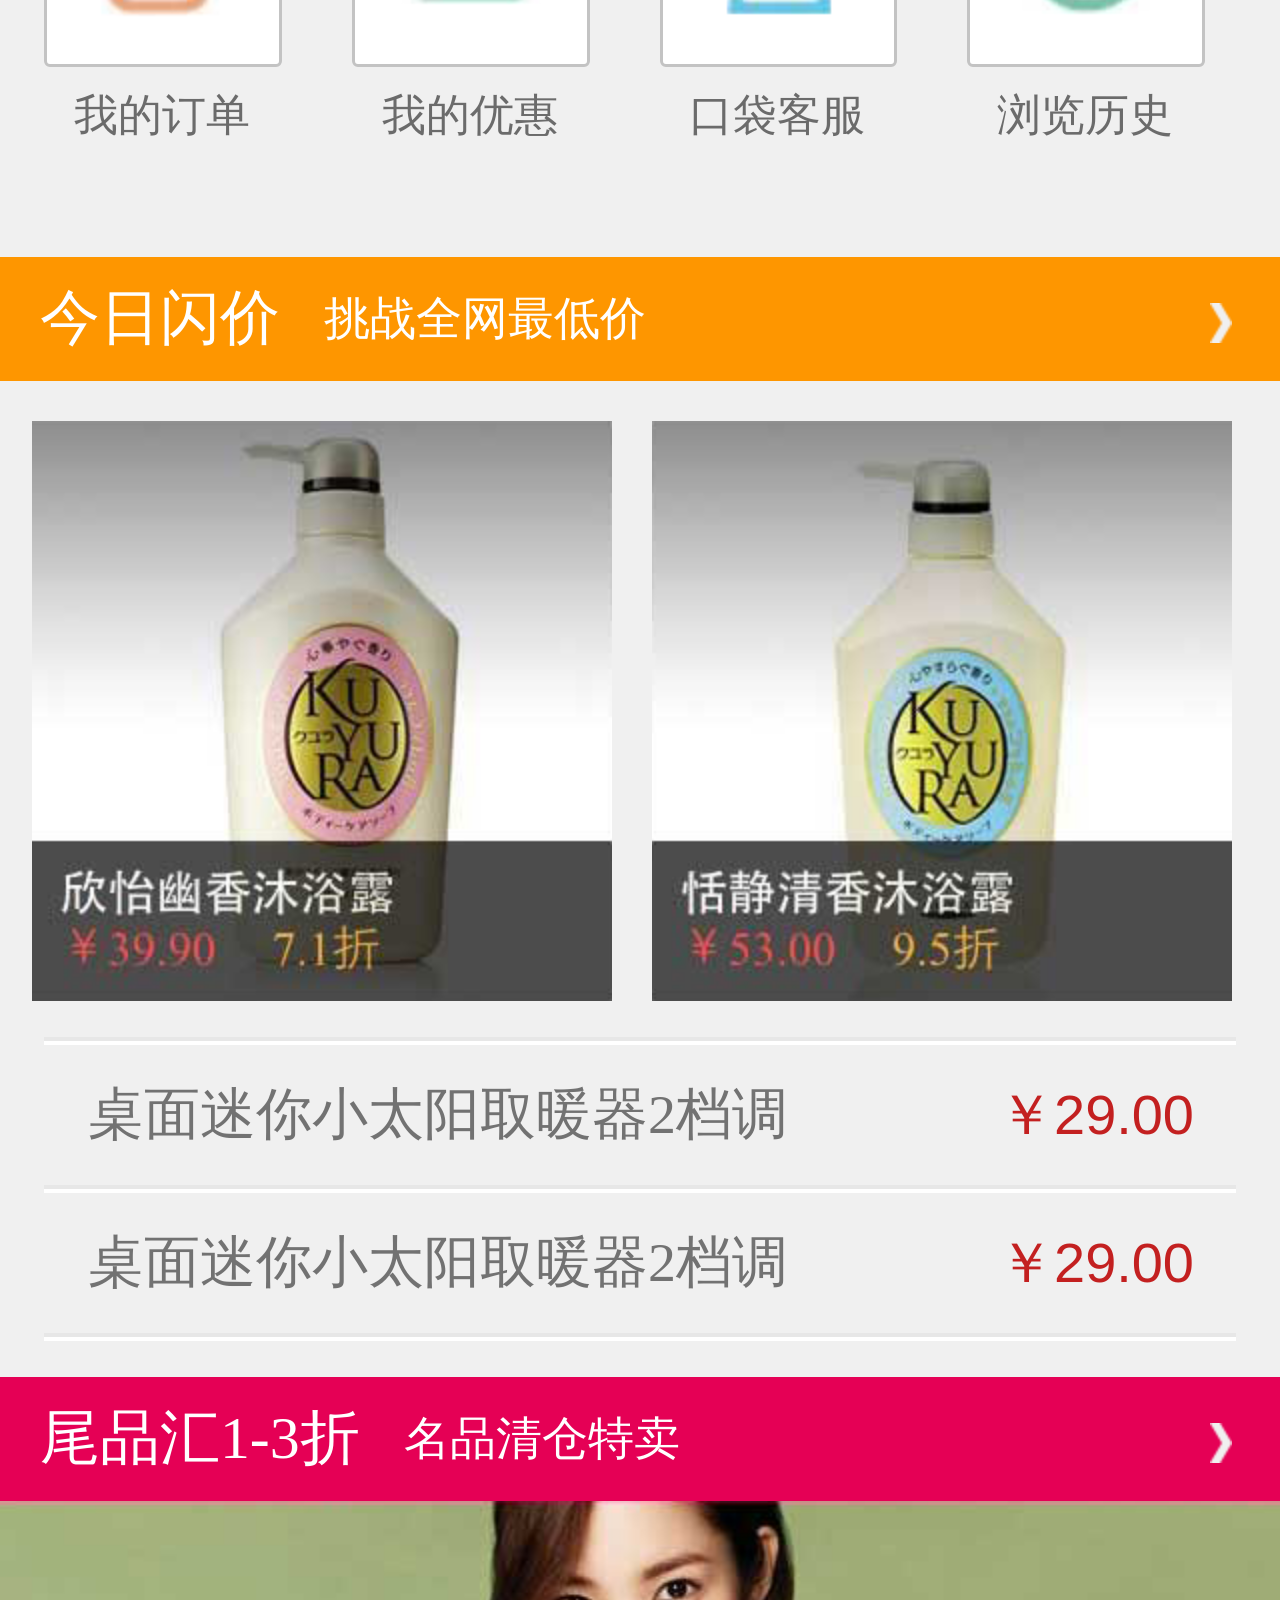
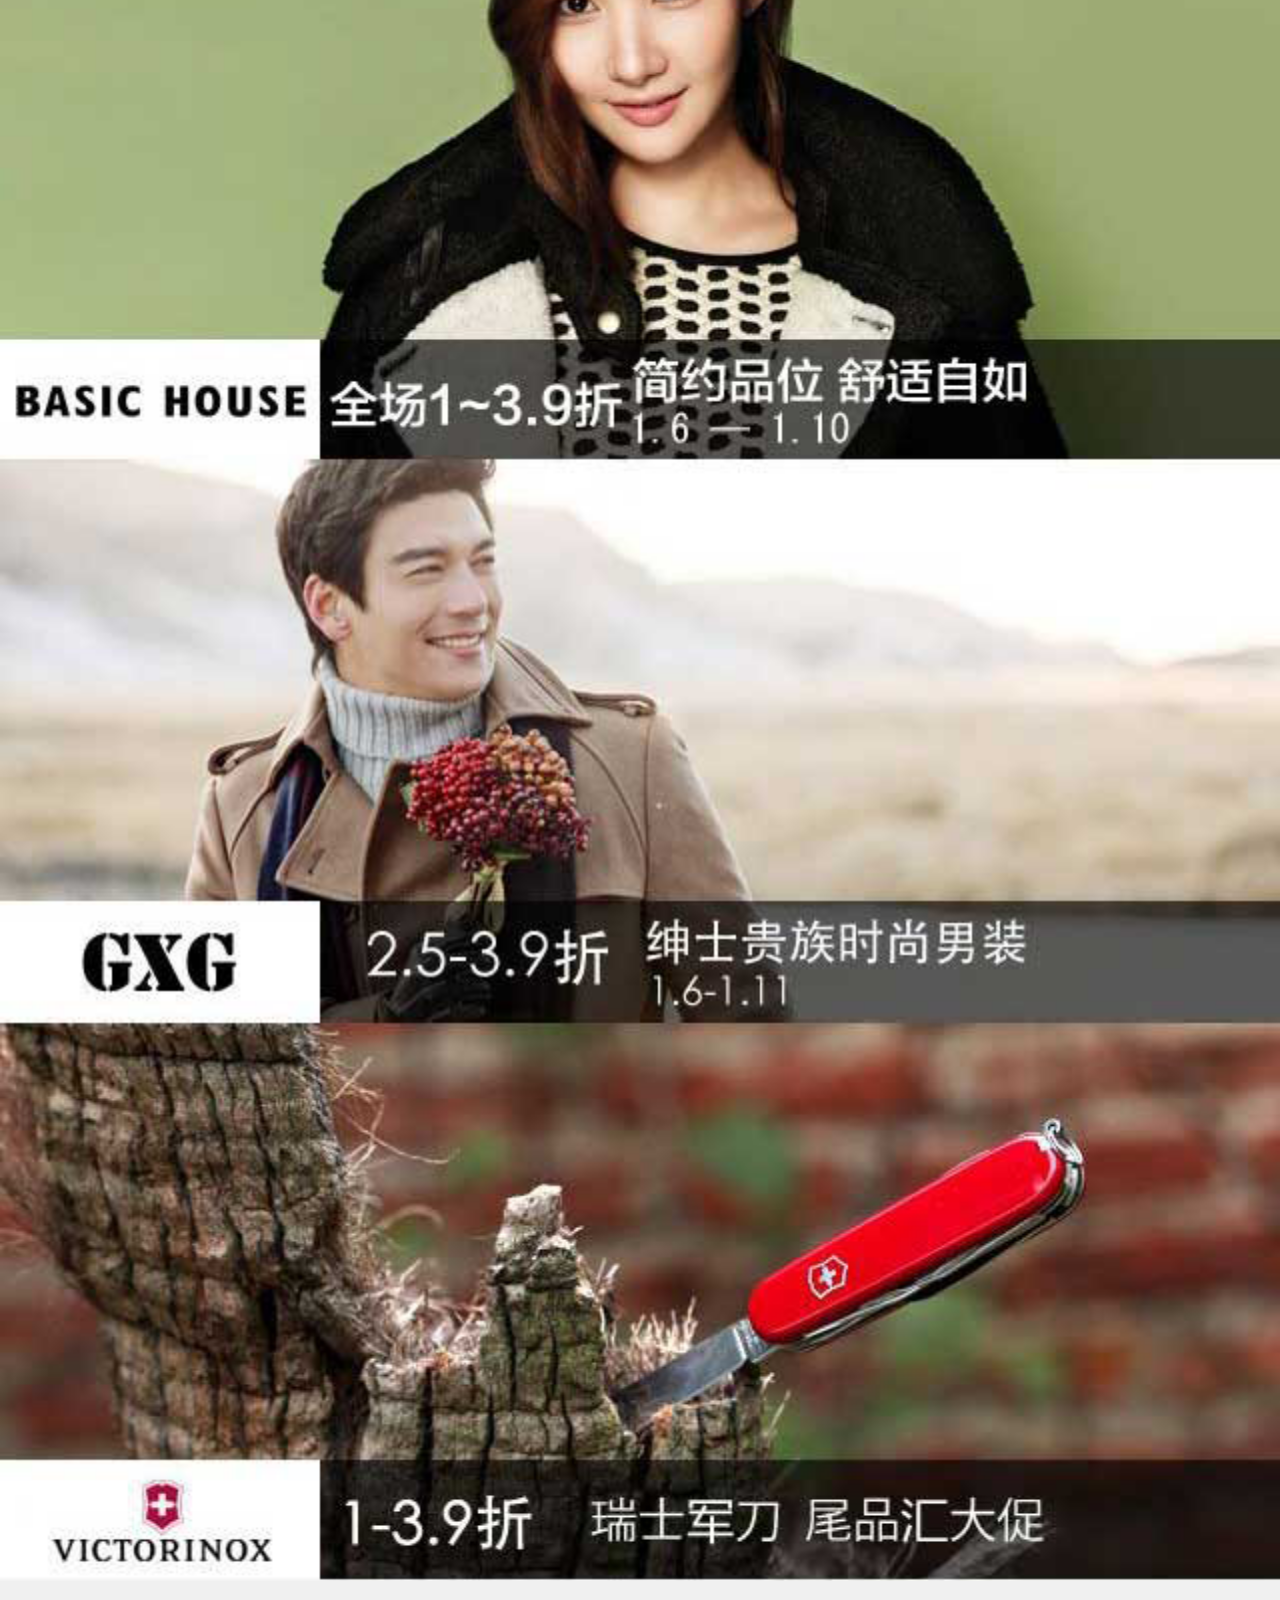
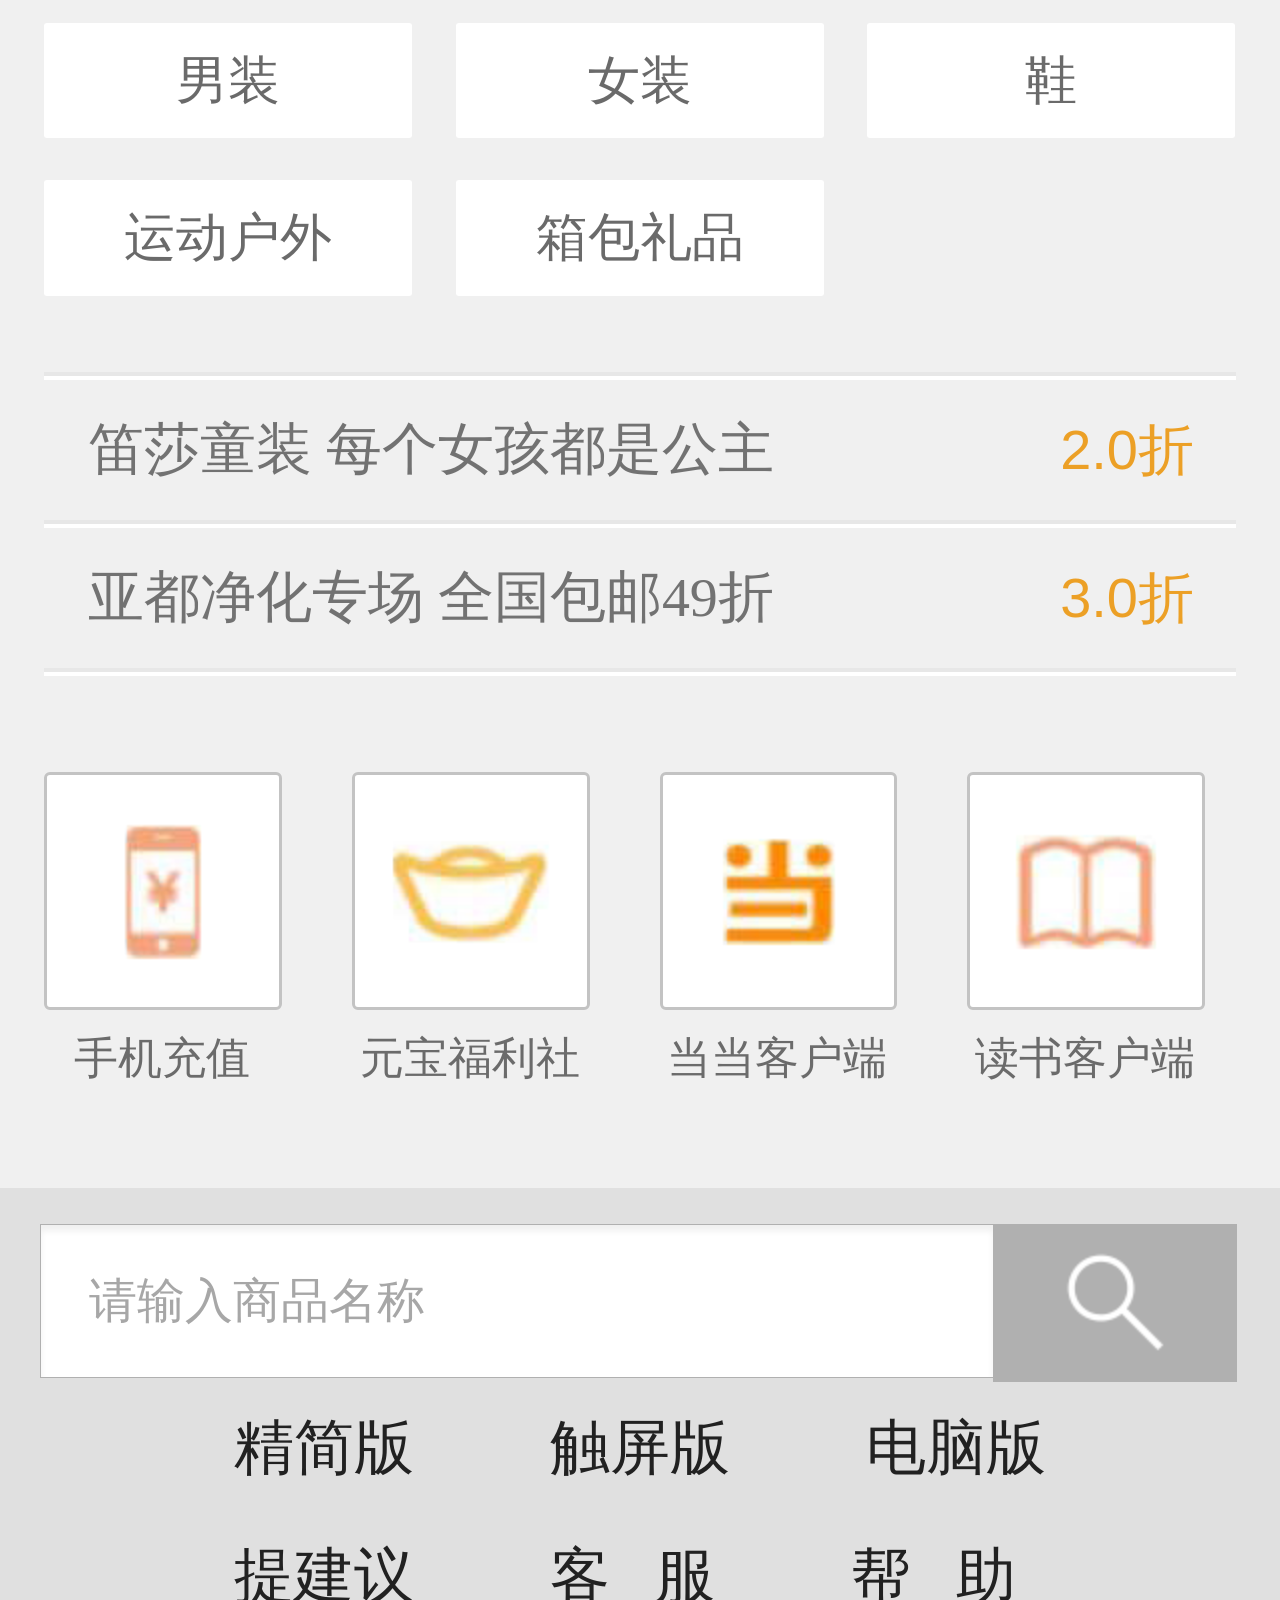
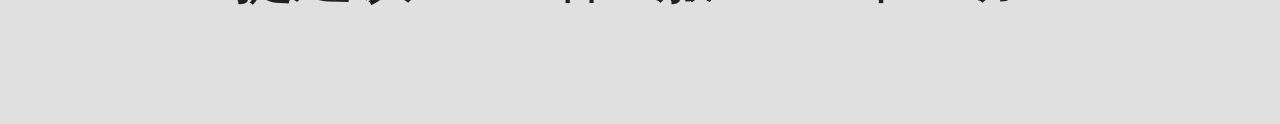
<file: websites/dangdang/index.html>
<!DOCTYPE html>
<html lang="en">
<head>
	<meta charset="UTF-8">
	<meta name="viewport" content="width=device-width,user-scalable=no,initial-scale=1.0" />
	<title>当当网</title>
	<link rel="stylesheet" href="css/base.css" />
	<link rel="stylesheet" href="css/main.css" />
</head>
<body>
	<header class="header clearfix">
		<h1 class="logo fl">
			<a href="javascript:;">当当网</a>
		</h1>
		<section class="header_list fr">
			<a href="javascript:;" class="menu"></a>
			<a href="javascript:;" class="shop"></a>
			<a href="javascript:;" class="pre"></a>
		</section>
	</header>
	<section class="banner" id="banner">
		<ul>
			<li><a href="javascript:;"></a></li>
			<li><a href="javascript:;"></a></li>
			<li><a href="javascript:;"></a></li>
			<li><a href="javascript:;"></a></li>
			<li><a href="javascript:;"></a></li>
		</ul>
		<ol class="b_btn" id="b_btn">
			<li class="on"></li>
			<li></li>
			<li></li>
			<li></li>
			<li></li>
		</ol>
	</section>
	<section class="ad">
		<p>下载当当手机客户端即得5元现金劵</p>
		<span class="rad"></span>
	</section>
	<section class="search_box clearfix">
		<input type="text" value="唯品会" class="search_txt fl"/>
		<a href="javascript:;" class="search_btn fl">
		</a>
	</section>
	<section class="two_nav">
		<a href="javascript:;">图书</a>
		<a href="javascript:;">母婴</a>
		<a href="javascript:;">童装</a>
		<a href="javascript:;">美妆</a>
		<a href="javascript:;">家居</a>
		<a href="javascript:;">服装</a>
		<a href="javascript:;">鞋靴</a>
		<a href="javascript:;">箱包</a>
		<a href="javascript:;">运动</a>
		<a href="javascript:;">更多</a>
	</section>
	<section class="my_shop">
		<ul>
			<li>
				<a href="javascript:;" class="my_order"></a>
				<p>我的订单</p>
			</li>
			<li>
				<a href="javascript:;" class="my_offer"></a>
				<p>我的优惠</p>
			</li>
			<li>
				<a href="javascript:;" class="my_pocket"></a>
				<p>口袋客服</p>
			</li>
			<li>
				<a href="javascript:;" class="history"></a>
				<p>浏览历史</p>
			</li>
		</ul>
	</section>
	<section class="today_price clearfix">
		<span class="t_tit fl">今日闪价</span>
		<span class="t_two_tit fl">挑战全网最低价</span>
		<span class="arrow_r fr"></span>
	</section>
	<section class="product_ct">
		<ul class="product">
			<li>
				<img src="img/pro_01.png" />
			</li>
			<li>
				<img src="img/pro_02.png" />
			</li>
		</ul>
		<ul class="p_dest">
			<li class="p_dest_mini clearfix">
				<p class="mini_font fl">桌面迷你小太阳取暖器2档调</p>
				<p class="mini_price fr">￥29.00</p>
			</li>
			<li class="p_dest_lock clearfix">
				<p class="mini_font fl">桌面迷你小太阳取暖器2档调</p>
				<p class="mini_price fr">￥29.00</p>
			</li>
		</ul>
	</section>
	<section class="tail_tit clearfix">
		<span class="t_tit fl">尾品汇1-3折</span>
		<span class="t_two_tit fl">名品清仓特卖</span>
		<span class="arrow_r fr"></span>
	</section>
	<section class="tail_ct">
		<ul>
			<li><img src="img/pro_img_01.png"></li>
			<li><img src="img/pro_img_02.png"></li>
			<li><img src="img/pro_img_03.png"></li>
		</ul>
	</section>
	<section class="clothing_ct">
		<a href="javascript:;">男装</a>
		<a href="javascript:;">女装</a>
		<a href="javascript:;">鞋</a>
		<a href="javascript:;">运动户外</a>
		<a href="javascript:;">箱包礼品</a>
	</section>
	<section class="product_ct">
		<ul class="p_dest">
			<li class="p_dest_mini clearfix">
				<p class="mini_font fl">笛莎童装 每个女孩都是公主</p>
				<p class="mini_price discount fr">2.0折</p>
			</li>
			<li class="p_dest_lock clearfix">
				<p class="mini_font fl">亚都净化专场 全国包邮49折</p>
				<p class="mini_price discount fr">3.0折</p>
			</li>
		</ul>
	</section>
	<section class="my_shop par_top">
		<ul>
			<li>
				<a href="javascript:;" class="phone"></a>
				<p>手机充值</p>
			</li>
			<li>
				<a href="javascript:;" class="acer"></a>
				<p>元宝福利社</p>
			</li>
			<li>
				<a href="javascript:;" class="dd"></a>
				<p>当当客户端</p>
			</li>
			<li>
				<a href="javascript:;" class="read"></a>
				<p>读书客户端</p>
			</li>
		</ul>
	</section>
	<section class="search_box search_height clearfix">
		<input type="text" value="请输入商品名称" class="search_txt txt_color fl"/>
		<a href="javascript:;" class="search_btn search_color fl">
		</a>
		<ul class="type">     
			<li>精简版</li>
			<li>触屏版</li>
			<li>电脑版</li>
			<li>提建议</li>
			<li>客&nbsp;&nbsp;&nbsp;服</li>
			<li>帮&nbsp;&nbsp;&nbsp;助</li>
		</ul>
	</section>
	<script src="js/main.js"></script>
</body>
</html>
</file>
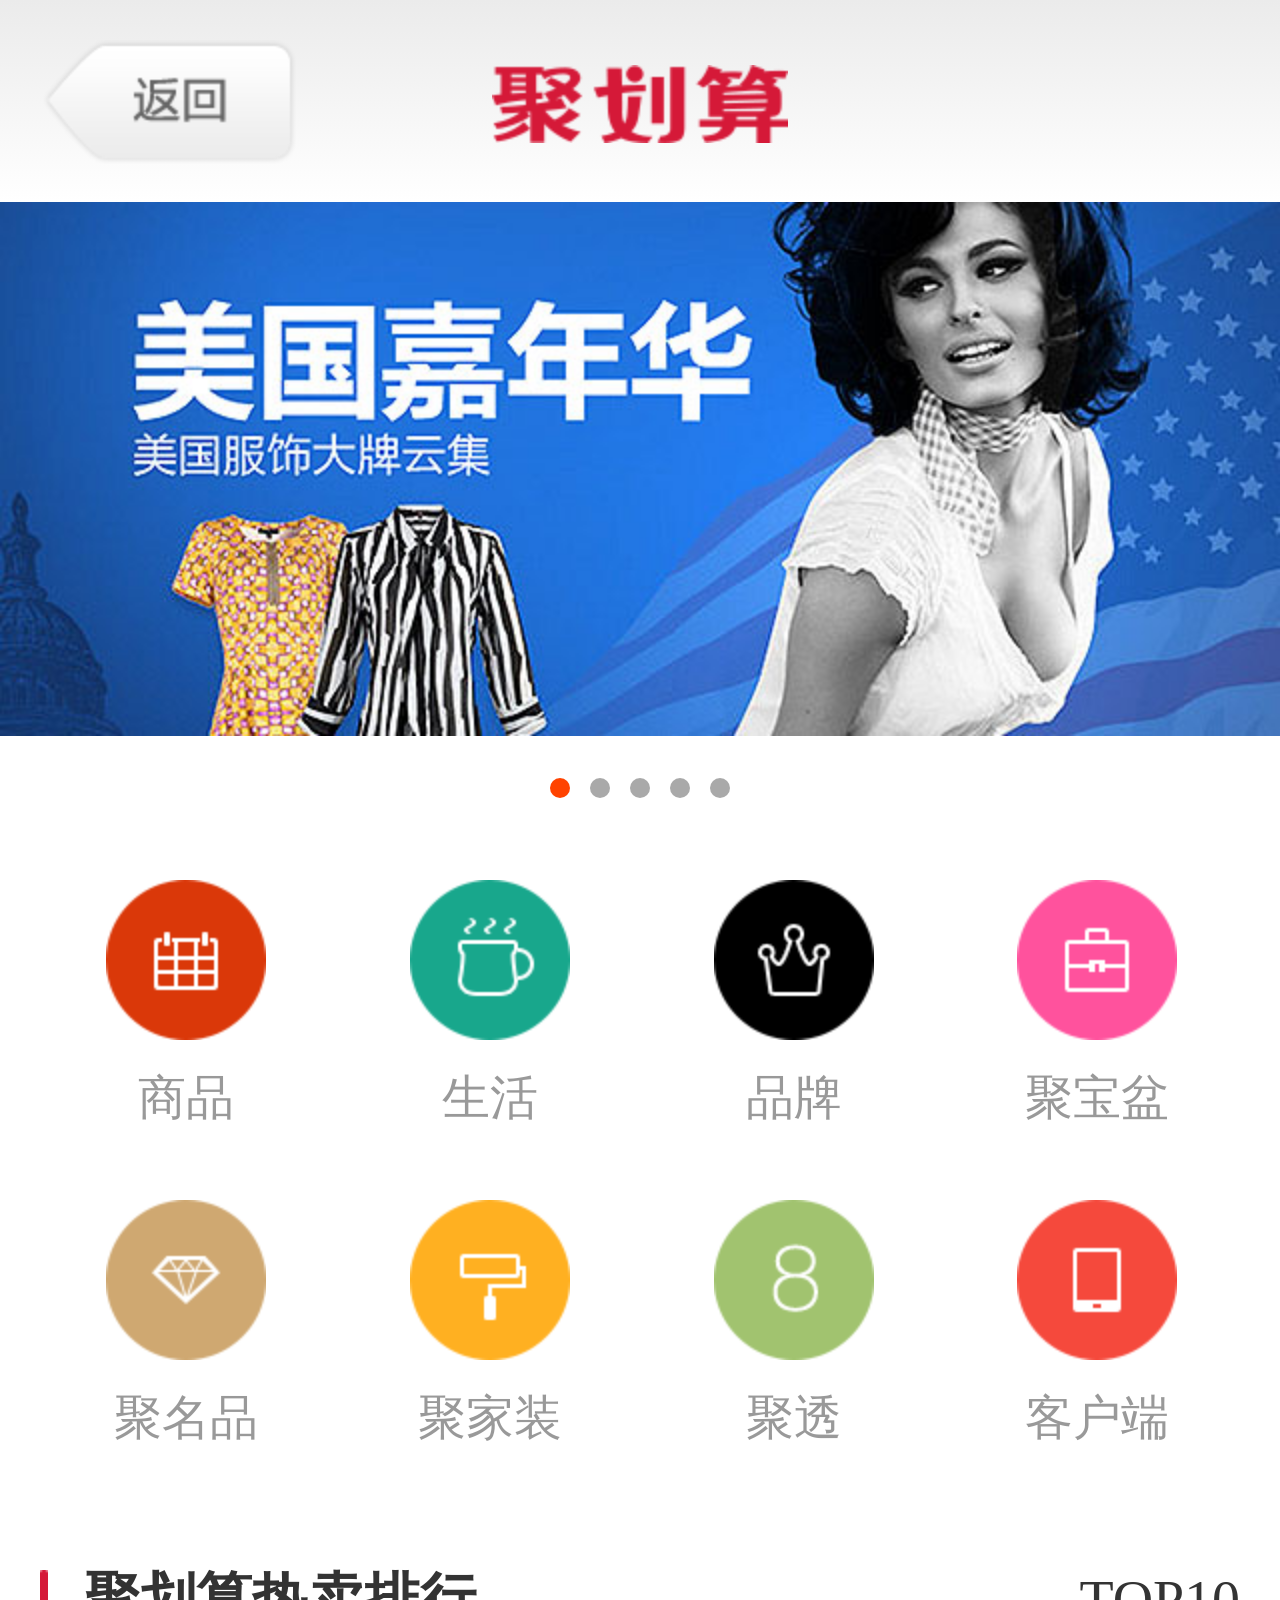
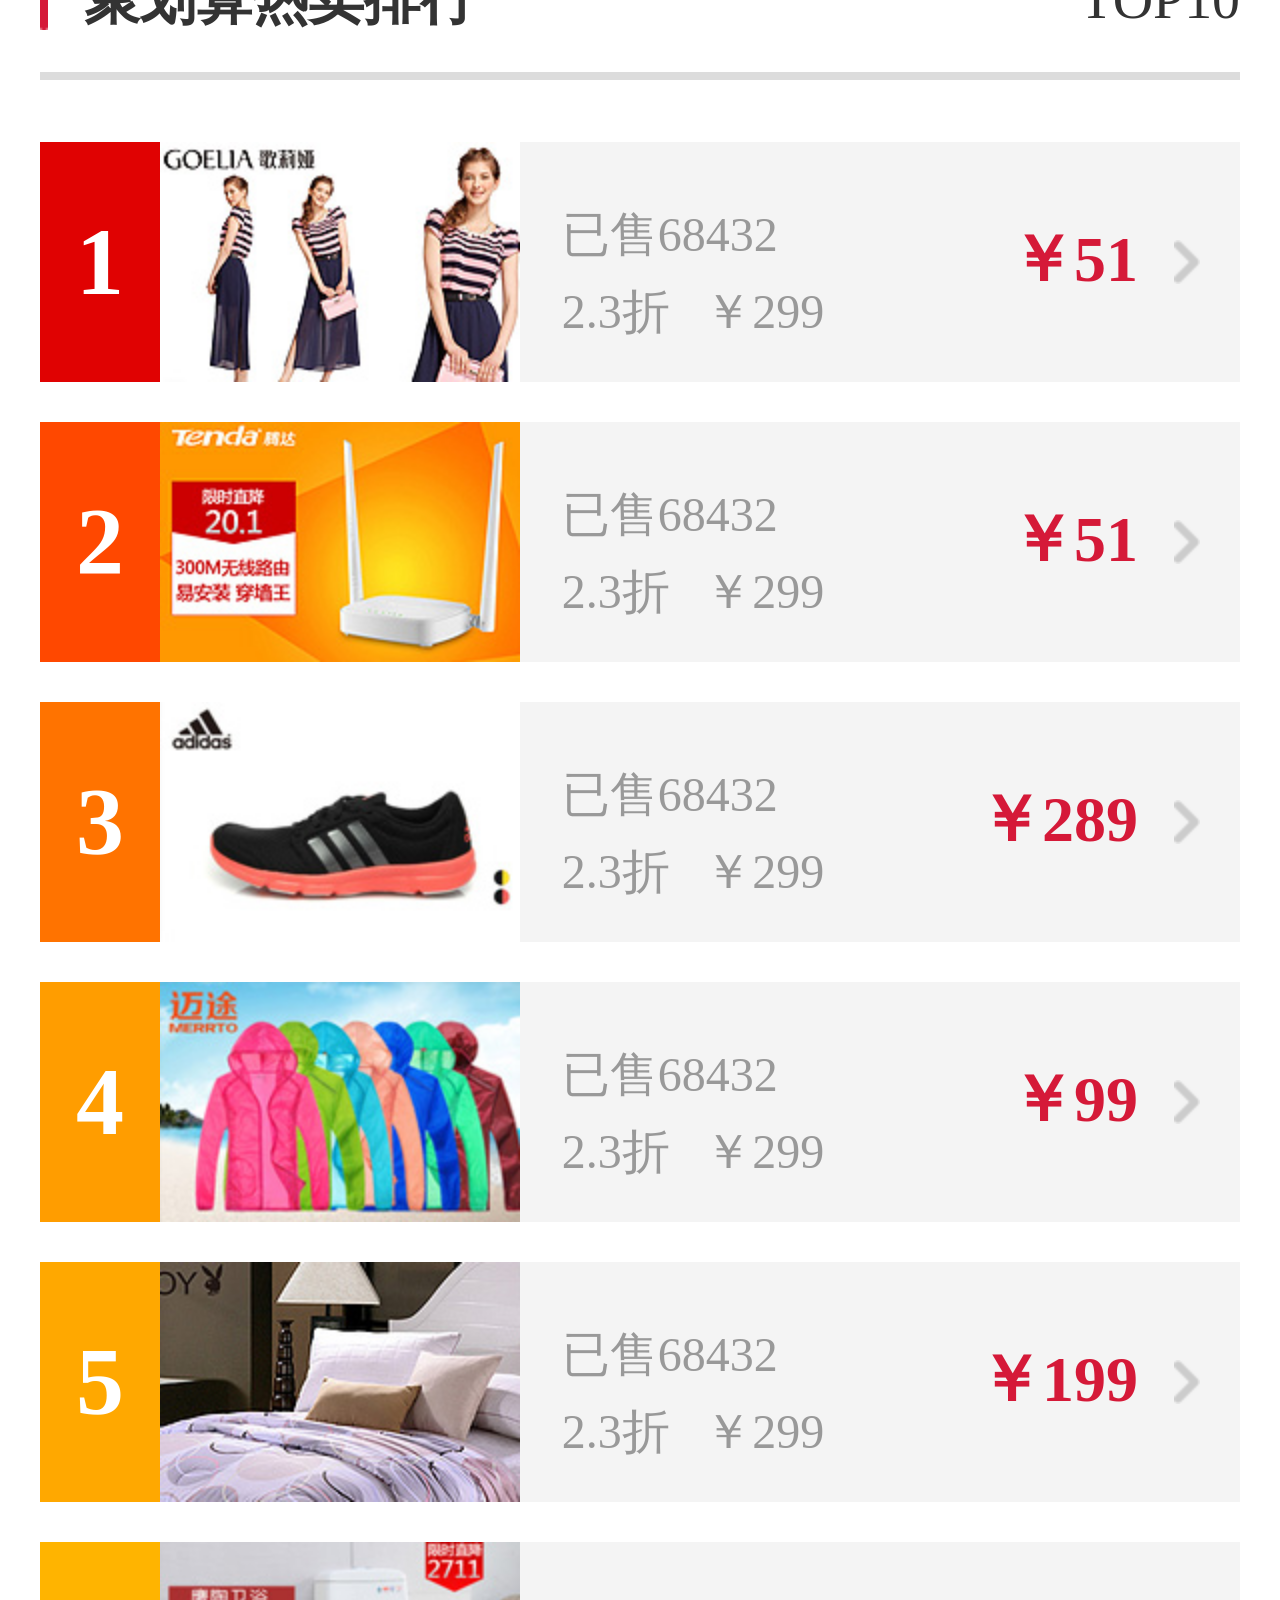
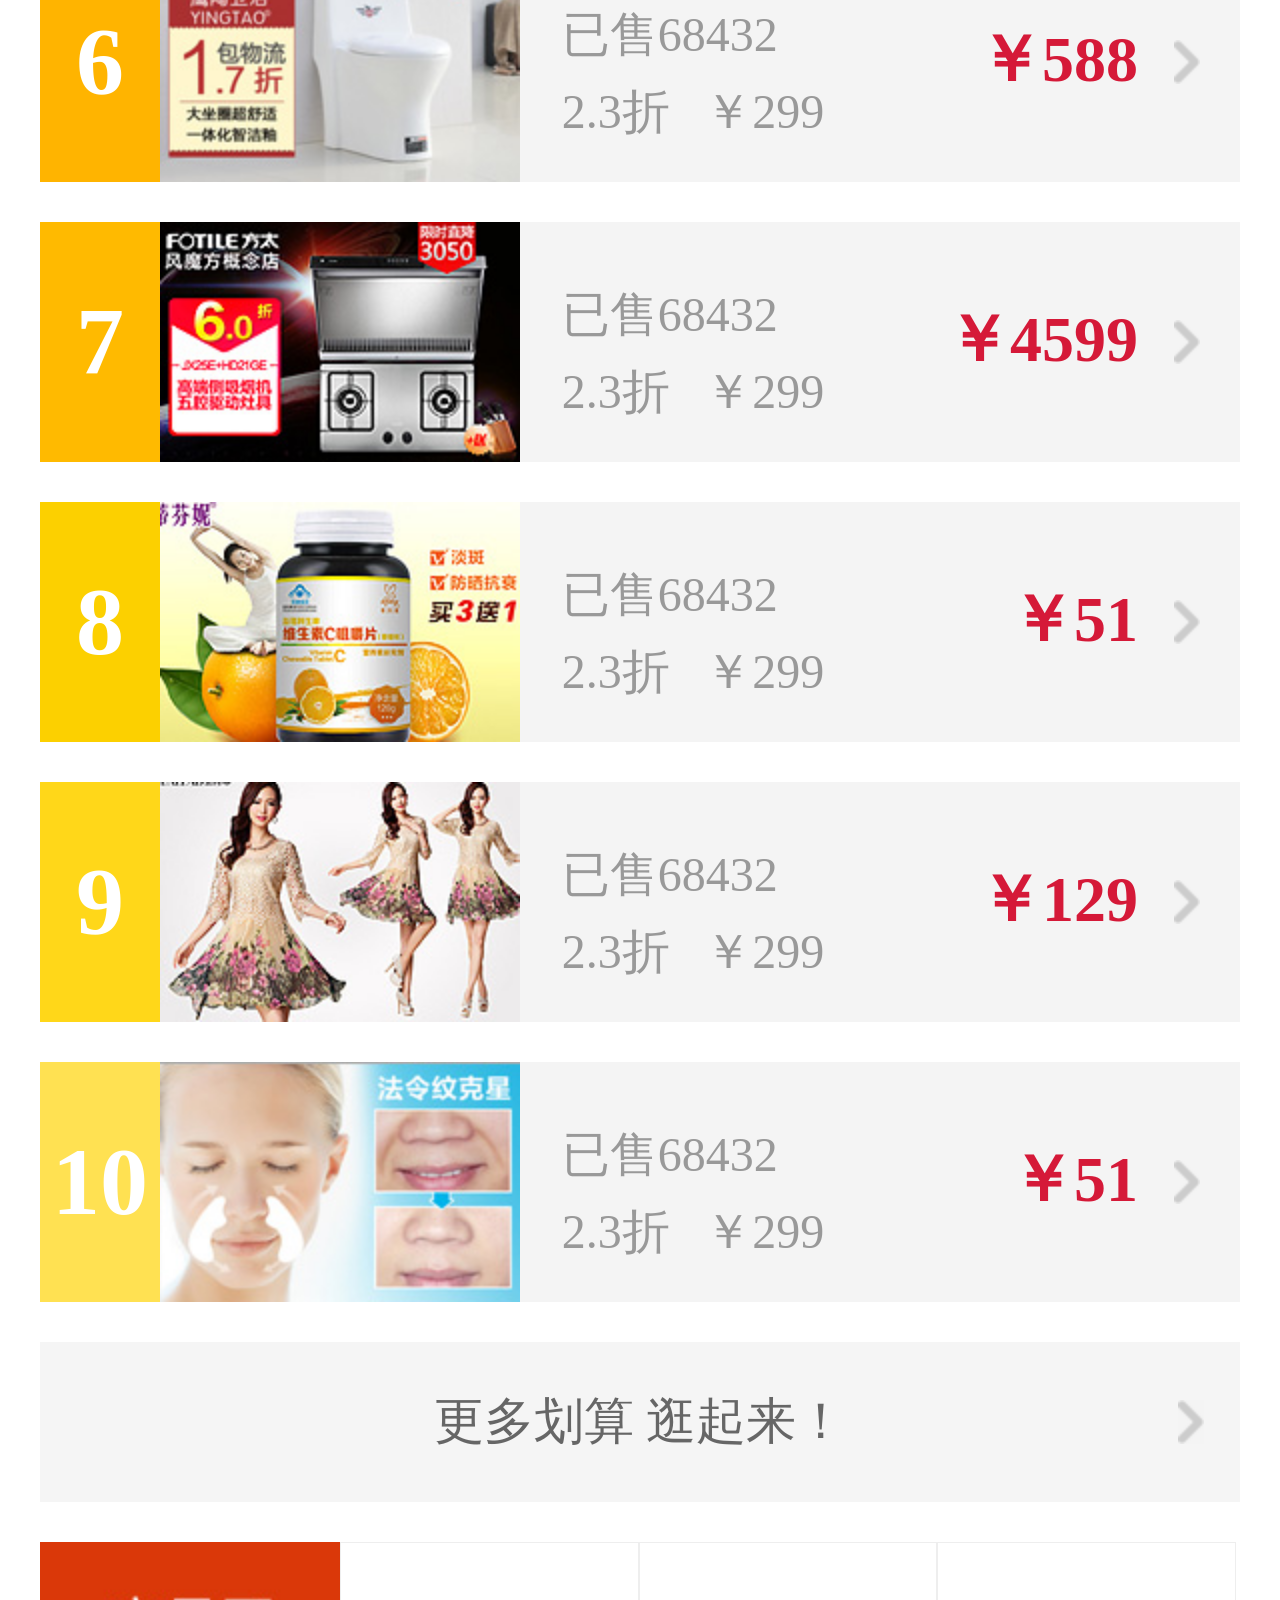
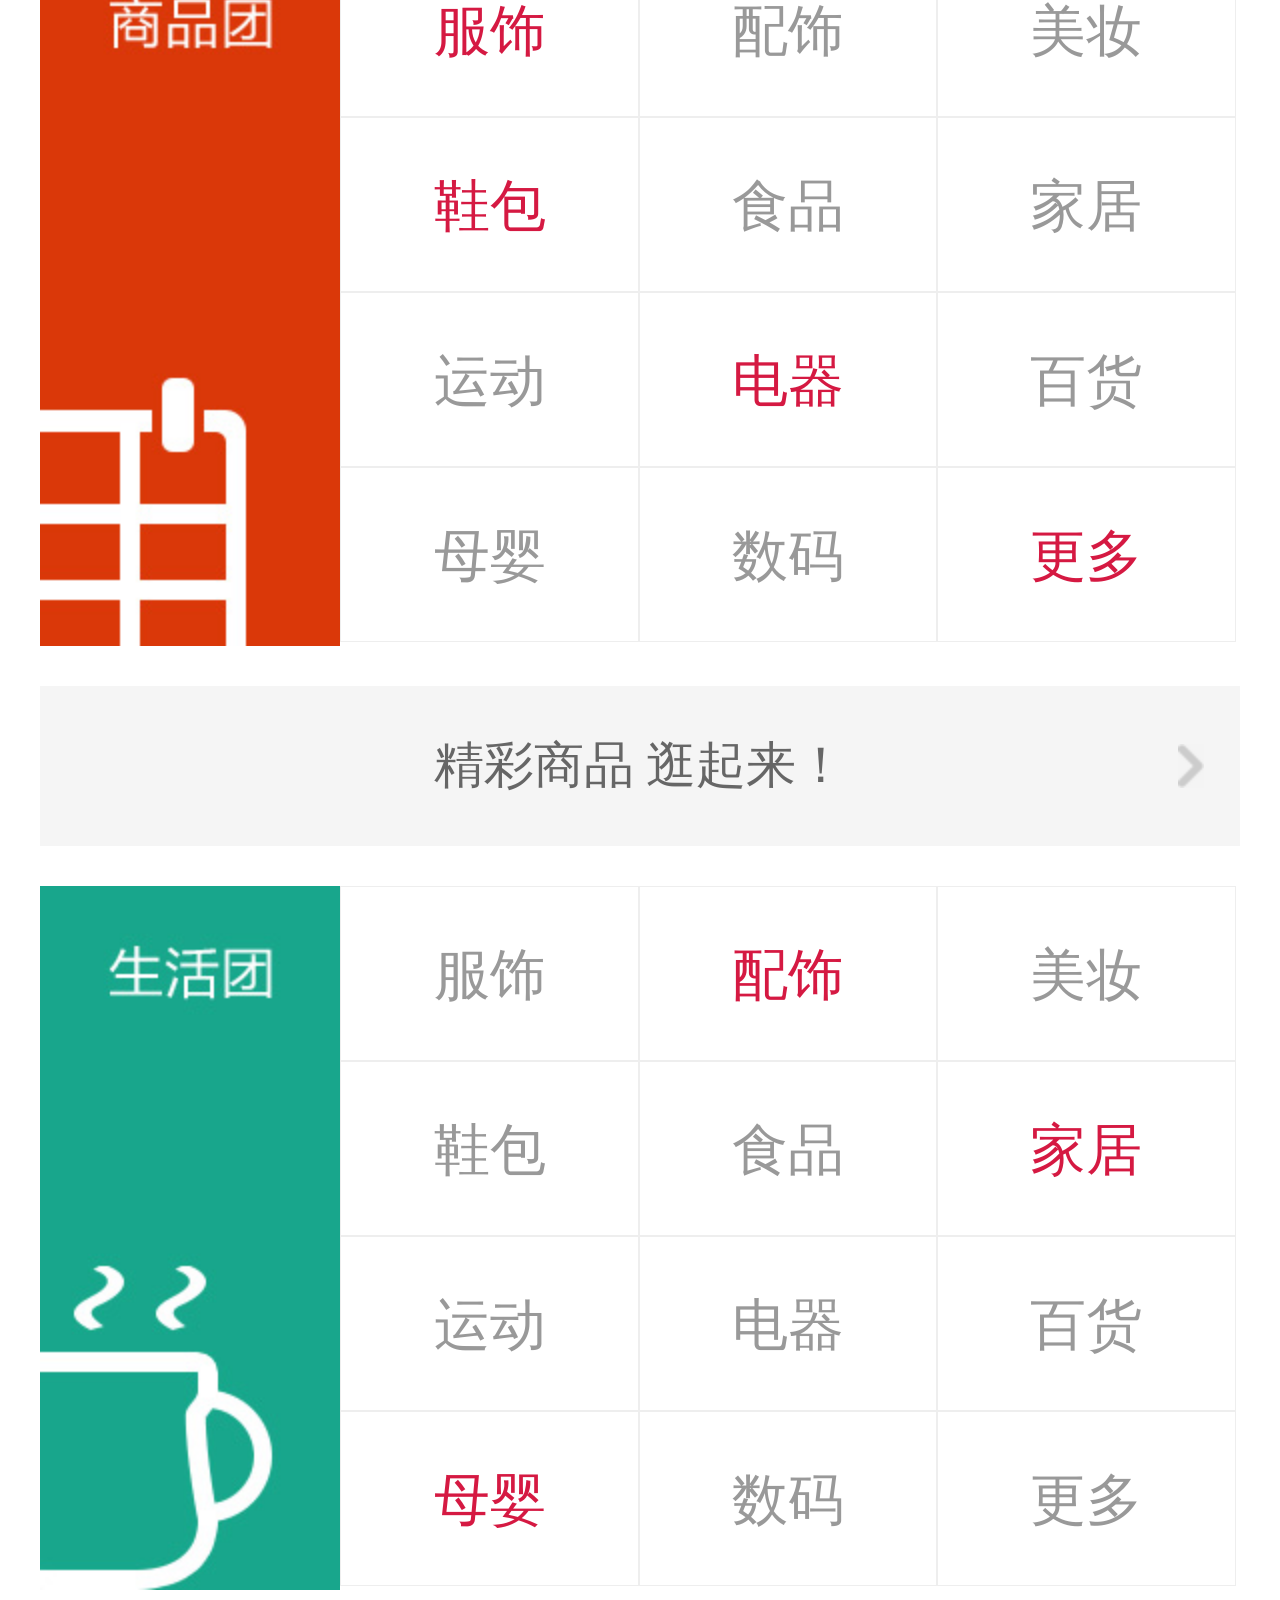
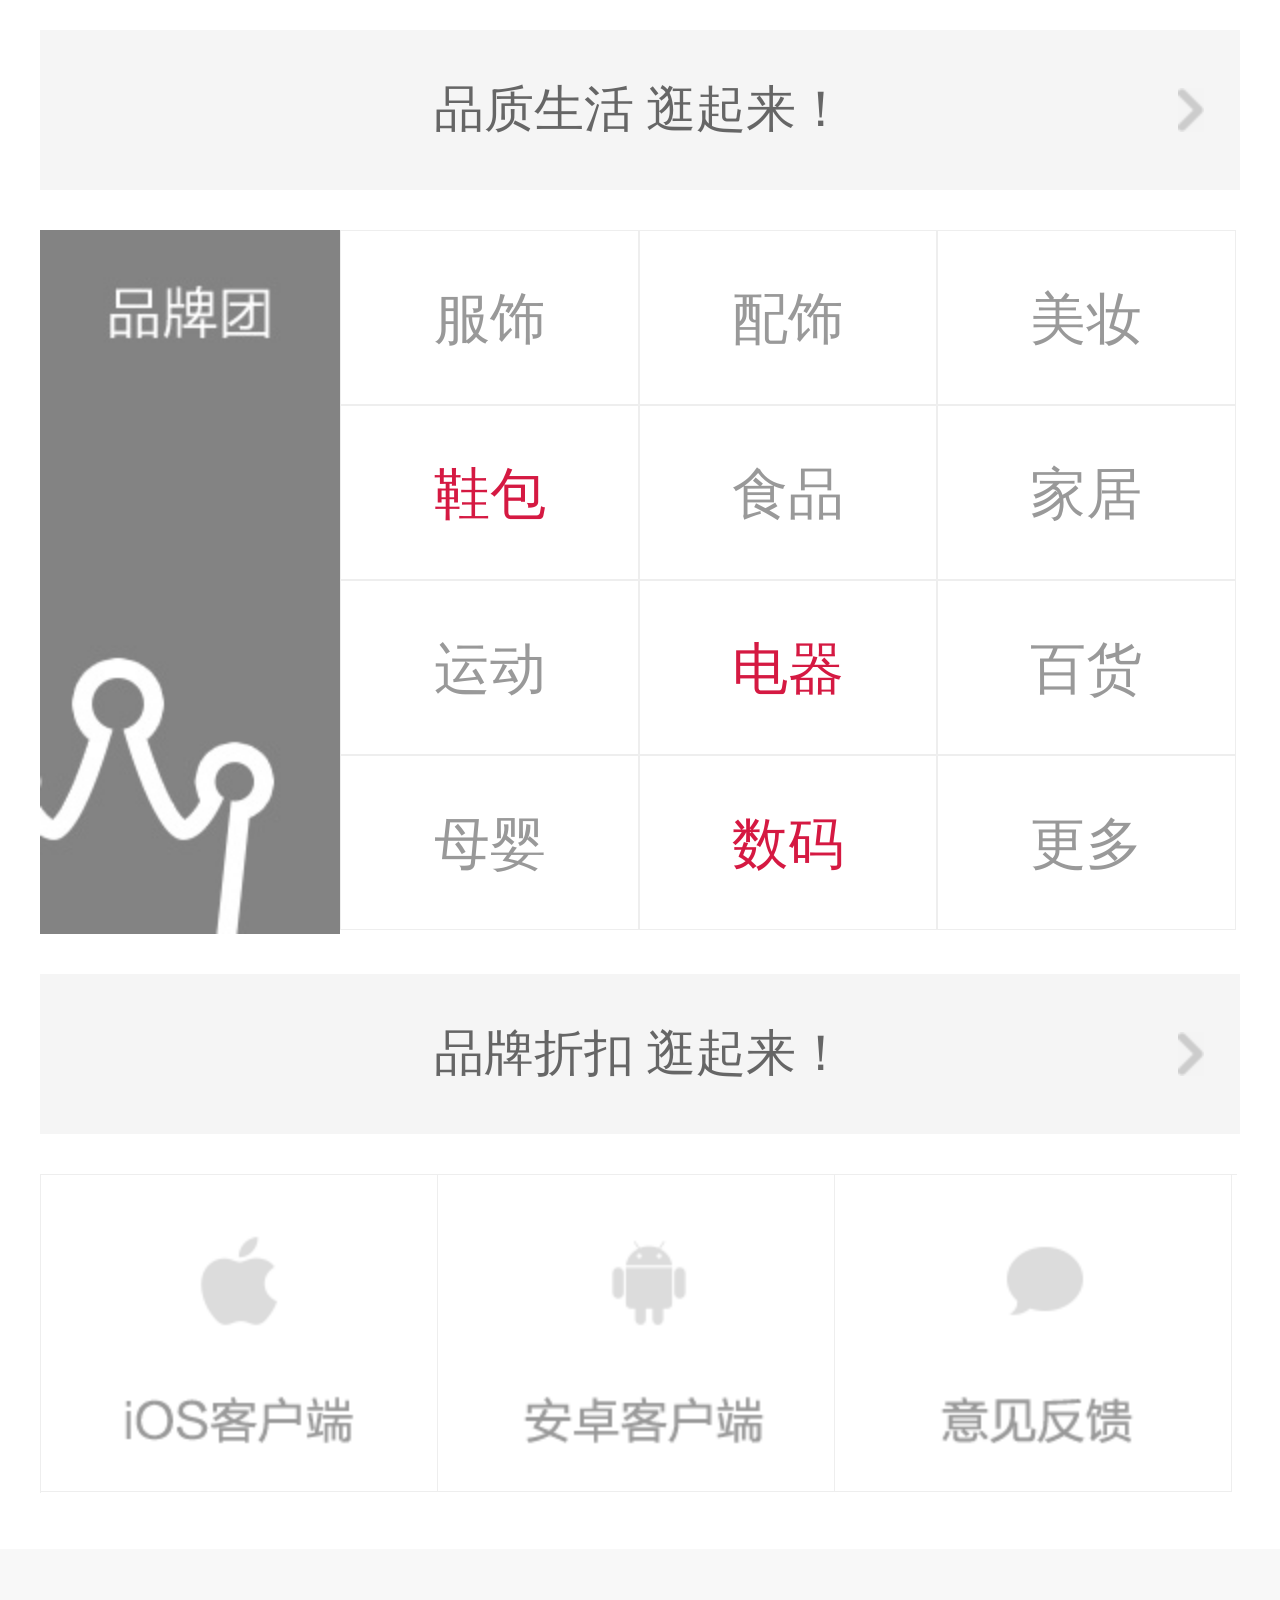
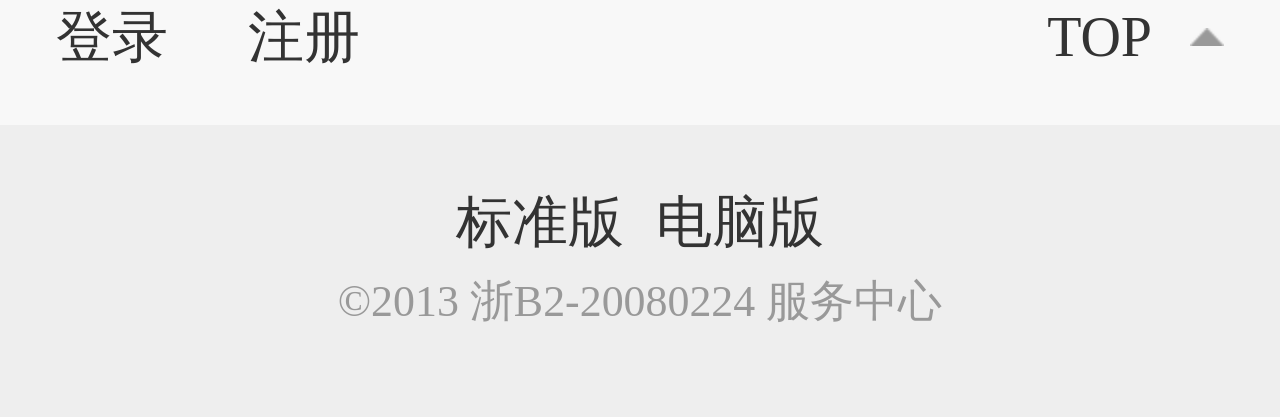
<file: websites/juhuasuan/index.html>
<!DOCTYPE html>
<html lang="en">
<head>
	<meta charset="UTF-8">
	<meta name="viewport" content="width=device-width,user-scalable=no,initial-scale=1.0"/>
	<title>聚划算</title>
	<link rel="stylesheet" href="css/style.css" />
	<script src="js/main.js"></script>
</head>
<body>
	<header>
		<a href="javascript:;" class="btn_back"></a>
		<img src="img/logo.png" class="logo"/> 
	</header>
	<section class="banner">
		<ul class="cleaerfix">
			<li><img src="img/scroll1.jpg" /></li>
			<li><img src="img/scroll1.jpg" /></li>
			<li><img src="img/scroll1.jpg" /></li>
			<li><img src="img/scroll1.jpg" /></li>
			<li><img src="img/scroll1.jpg" /></li>
		</ul>
		<ol class="clearfix">
			<li class="on"></li>
			<li></li>
			<li></li>
			<li></li>
			<li></li>
		</ol>
	</section>
	<section class="icons">
		<ul class="icons_top clearfix">
			<li class="icon1">
				<a href="javascript:;"><span>商品</span></a>
			</li>
			<li class="icon2">
				<a href="javascript:;"><span>生活</span></a>
			</li>
			<li class="icon3">
				<a href="javascript:;"><span>品牌</span></a>
			</li>
			<li class="icon4">
				<a href="javascript:;"><span>聚宝盆</span></a>
			</li>
			<li class="icon5">
				<a href="javascript:;"><span>聚名品</span></a>
			</li>
			<li class="icon6">
				<a href="javascript:;"><span>聚家装</span></a>
			</li>
			<li class="icon7">
				<a href="javascript:;"><span>聚透</span></a>
			</li>
			<li class="icon8">
				<a href="javascript:;"><span>客户端</span></a>
			</li>
		</ul>
	</section>
	<section class="rate">
		<div class="rate_tit clearfix">
			<h3><a href="javascript:;">聚划算热卖排行</a></h3>
			<span>TOP10</span>
		</div>
		<div class="rate_cont">
			<ul class="rate_list">
				<li class="list1">
					<a href="javascript:;" class="clearfix">
						<span class="num">1</span>
						<img src="img/rate1.jpg" />
						<div class="info clearfix">
							<div class="info_main">
								<span class="sold">已售68432</span>
								<p class="clearfix">
									<span class="sale">2.3折</span>
									<span class="price_old">￥299</span>
								</p>
							</div>
							<span class="price_now">￥51</span>
						</div>
					</a>
				</li>
				<li class="list2">
					<a href="javascript:;" class="clearfix">
						<span class="num">2</span>
						<img src="img/rate2.jpg" />
						<div class="info clearfix">
							<div class="info_main">
								<span class="sold">已售68432</span>
								<p class="clearfix">
									<span class="sale">2.3折</span>
									<span class="price_old">￥299</span>
								</p>
							</div>
							<span class="price_now">￥51</span>
						</div>
					</a>
				</li>
				<li class="list3">
					<a href="javascript:;" class="clearfix">
						<span class="num">3</span>
						<img src="img/rate3.jpg" />
						<div class="info clearfix">
							<div class="info_main">
								<span class="sold">已售68432</span>
								<p class="clearfix">
									<span class="sale">2.3折</span>
									<span class="price_old">￥299</span>
								</p>
							</div>
							<span class="price_now">￥289</span>
						</div>
					</a>
				</li>
				<li class="list4">
					<a href="javascript:;" class="clearfix">
						<span class="num">4</span>
						<img src="img/rate4.jpg" />
						<div class="info clearfix">
							<div class="info_main">
								<span class="sold">已售68432</span>
								<p class="clearfix">
									<span class="sale">2.3折</span>
									<span class="price_old">￥299</span>
								</p>
							</div>
							<span class="price_now">￥99</span>
						</div>
					</a>
				</li>
				<li class="list5">
					<a href="javascript:;" class="clearfix">
						<span class="num">5</span>
						<img src="img/rate5.jpg" />
						<div class="info clearfix">
							<div class="info_main">
								<span class="sold">已售68432</span>
								<p class="clearfix">
									<span class="sale">2.3折</span>
									<span class="price_old">￥299</span>
								</p>
							</div>
							<span class="price_now">￥199</span>
						</div>
					</a>
				</li>
				<li class="list6">
					<a href="javascript:;" class="clearfix">
						<span class="num">6</span>
						<img src="img/rate6.jpg" />
						<div class="info clearfix">
							<div class="info_main">
								<span class="sold">已售68432</span>
								<p class="clearfix">
									<span class="sale">2.3折</span>
									<span class="price_old">￥299</span>
								</p>
							</div>
							<span class="price_now">￥588</span>
						</div>
					</a>
				</li>
				<li class="list7">
					<a href="javascript:;" class="clearfix">
						<span class="num">7</span>
						<img src="img/rate7.jpg" />
						<div class="info clearfix">
							<div class="info_main">
								<span class="sold">已售68432</span>
								<p class="clearfix">
									<span class="sale">2.3折</span>
									<span class="price_old">￥299</span>
								</p>
							</div>
							<span class="price_now">￥4599</span>
						</div>
					</a>
				</li>
				<li class="list8">
					<a href="javascript:;" class="clearfix">
						<span class="num">8</span>
						<img src="img/rate8.jpg" />
						<div class="info clearfix">
							<div class="info_main">
								<span class="sold">已售68432</span>
								<p class="clearfix">
									<span class="sale">2.3折</span>
									<span class="price_old">￥299</span>
								</p>
							</div>
							<span class="price_now">￥51</span>
						</div>
					</a>
				</li>
				<li class="list9">
					<a href="javascript:;" class="clearfix">
						<span class="num">9</span>
						<img src="img/rate9.jpg" />
						<div class="info clearfix">
							<div class="info_main">
								<span class="sold">已售68432</span>
								<p class="clearfix">
									<span class="sale">2.3折</span>
									<span class="price_old">￥299</span>
								</p>
							</div>
							<span class="price_now">￥129</span>
						</div>
					</a>
				</li>
				<li class="list10">
					<a href="javascript:;" class="clearfix">
						<span class="num">10</span>
						<img src="img/rate10.jpg" />
						<div class="info clearfix">
							<div class="info_main">
								<span class="sold">已售68432</span>
								<p class="clearfix">
									<span class="sale">2.3折</span>
									<span class="price_old">￥299</span>
								</p>
							</div>
							<span class="price_now">￥51</span>
						</div>
					</a>
				</li>
			</ul>
		</div>
	</section>
	<a href="javascript:;" class="more">更多划算 逛起来！</a>
	<section class="detail goods clearfix">
		<div class="detail_left">
			<a href="javascript:;">
				<img src="img/left1.jpg" />
			</a>
		</div>
		<div class="detail_right">
			<ul class="clearfix">
				<li><a class="red" href="javascript:;">服饰</a></li>
				<li><a href="javascript:;">配饰</a></li>
				<li><a href="javascript:;">美妆</a></li>
				<li><a class="red" href="javascript:;">鞋包</a></li>
				<li><a href="javascript:;">食品</a></li>
				<li><a href="javascript:;">家居</a></li>
				<li><a href="javascript:;">运动</a></li>
				<li><a class="red" href="javascript:;">电器</a></li>
				<li><a href="javascript:;">百货</a></li>
				<li><a href="javascript:;">母婴</a></li>
				<li><a href="javascript:;">数码</a></li>
				<li><a class="red" href="javascript:;">更多</a></li>
			</ul>
		</div>
	</section>
	<a href="javascript:;" class="more">精彩商品 逛起来！</a>
	<section class="detail goods clearfix">
		<div class="detail_left">
			<a href="javascript:;">
				<img src="img/left2.jpg" />
			</a>
		</div>
		<div class="detail_right">
			<ul class="clearfix">
				<li><a href="javascript:;">服饰</a></li>
				<li><a class="red" href="javascript:;">配饰</a></li>
				<li><a href="javascript:;">美妆</a></li>
				<li><a href="javascript:;">鞋包</a></li>
				<li><a href="javascript:;">食品</a></li>
				<li><a class="red" href="javascript:;">家居</a></li>
				<li><a href="javascript:;">运动</a></li>
				<li><a href="javascript:;">电器</a></li>
				<li><a href="javascript:;">百货</a></li>
				<li><a class="red" href="javascript:;">母婴</a></li>
				<li><a href="javascript:;">数码</a></li>
				<li><a href="javascript:;">更多</a></li>
			</ul>
		</div>
	</section>
	<a href="javascript:;" class="more">品质生活 逛起来！</a>
	<section class="detail goods clearfix">
		<div class="detail_left">
			<a href="javascript:;">
				<img src="img/left3.jpg" />
			</a>
		</div>
		<div class="detail_right">
			<ul class="clearfix">
				<li><a href="javascript:;">服饰</a></li>
				<li><a href="javascript:;">配饰</a></li>
				<li><a href="javascript:;">美妆</a></li>
				<li><a class="red" href="javascript:;">鞋包</a></li>
				<li><a href="javascript:;">食品</a></li>
				<li><a href="javascript:;">家居</a></li>
				<li><a href="javascript:;">运动</a></li>
				<li><a class="red" href="javascript:;">电器</a></li>
				<li><a href="javascript:;">百货</a></li>
				<li><a href="javascript:;">母婴</a></li>
				<li><a class="red" href="javascript:;">数码</a></li>
				<li><a href="javascript:;">更多</a></li>
			</ul>
		</div>
	</section>
	<a href="javascript:;" class="more">品牌折扣 逛起来！</a>
	<section class="download">
		<ul>
			<li>
				<a href="javascript:;">
					<img src="img/apple.png" />
				</a>
			</li>
			<li>
				<a href="javascript:;">
					<img src="img/andriod.png" />
				</a>
			</li>
			<li>
				<a href="javascript:;">
					<img src="img/message.png" />
				</a>
			</li>
		</ul>
	</section>
	<section class="login_box">
		<a class="login" href="javascript:;">登录</a>
		<a class="regist" href="javascript:;">注册</a>
		<a class="top" href="javascript:;">TOP</a>
	</section>
	<footer>
		<p class="switch">
			<a href="javascript:;">标准版</a>
			<a href="javascript:;">电脑版</a>
		</p>
		<p class="copyright">©2013 浙B2-20080224   服务中心</p>
	</footer>
</body>
</html>
</file>
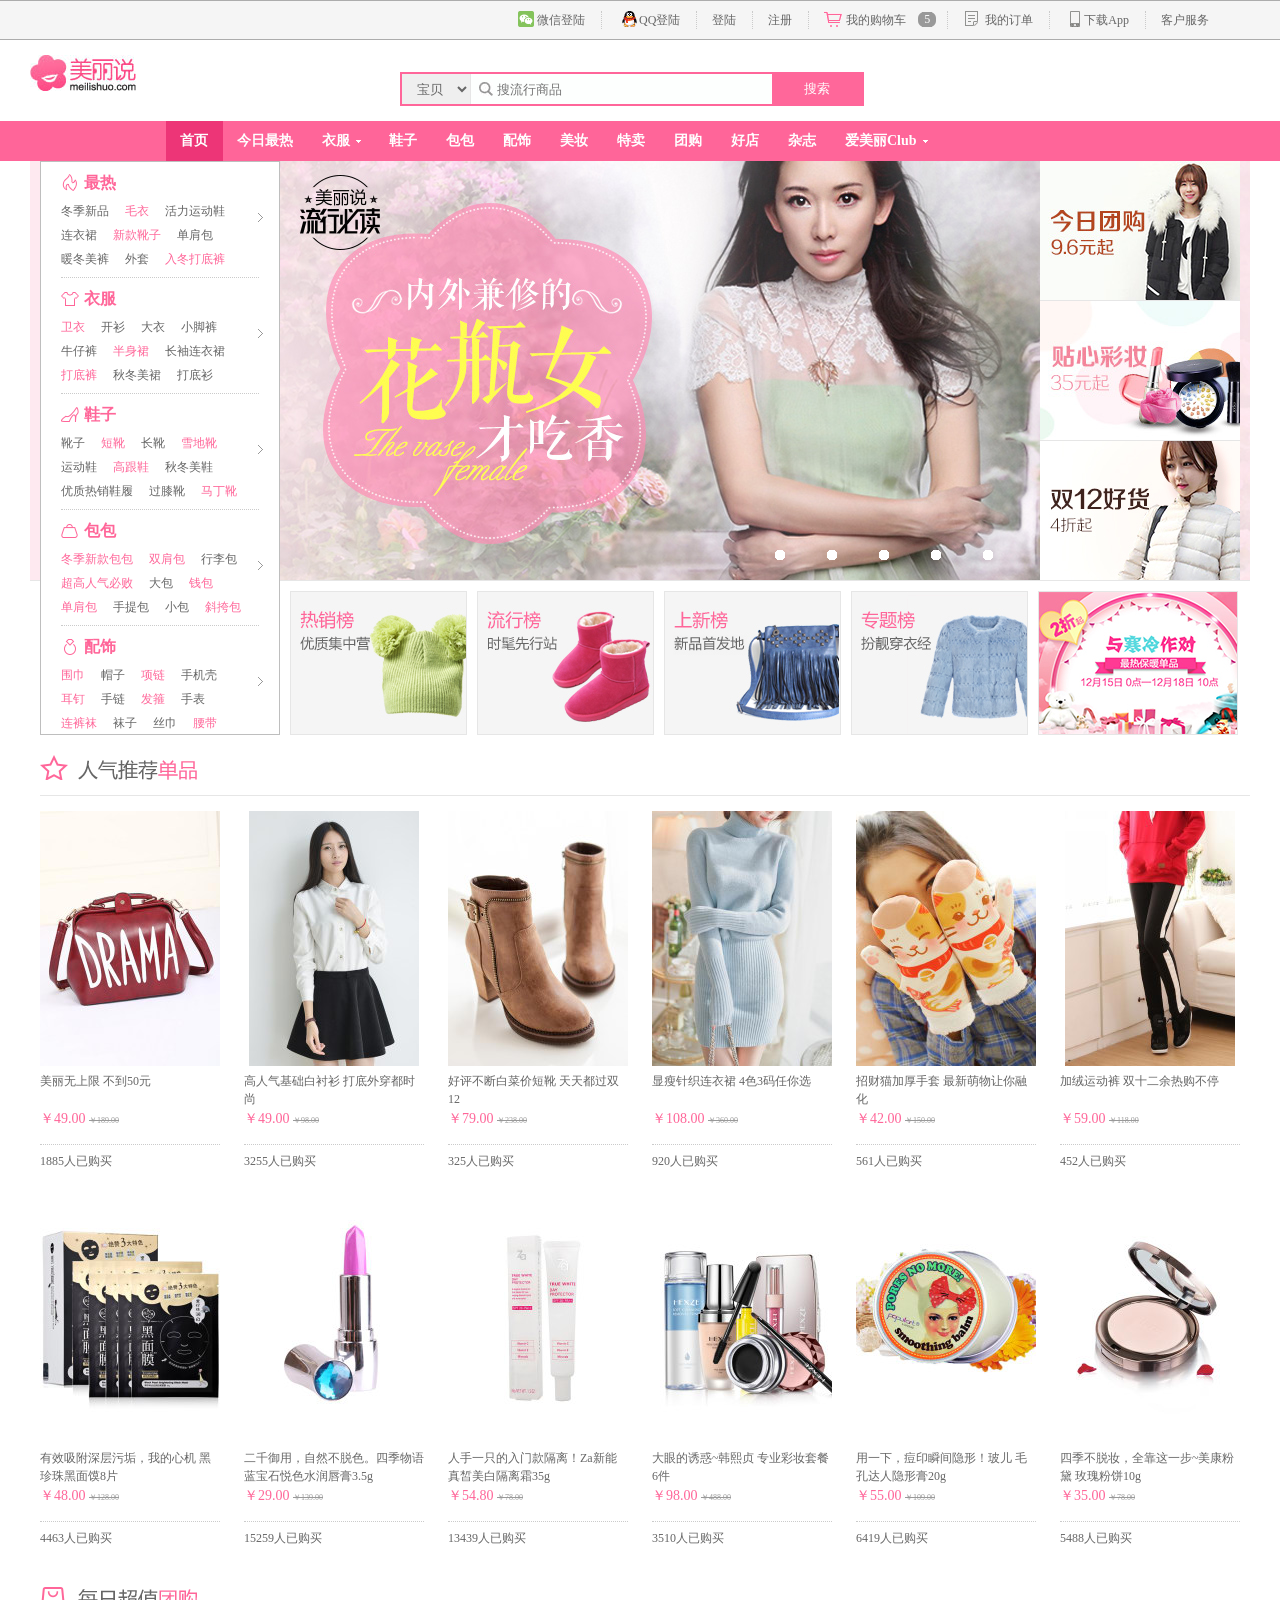
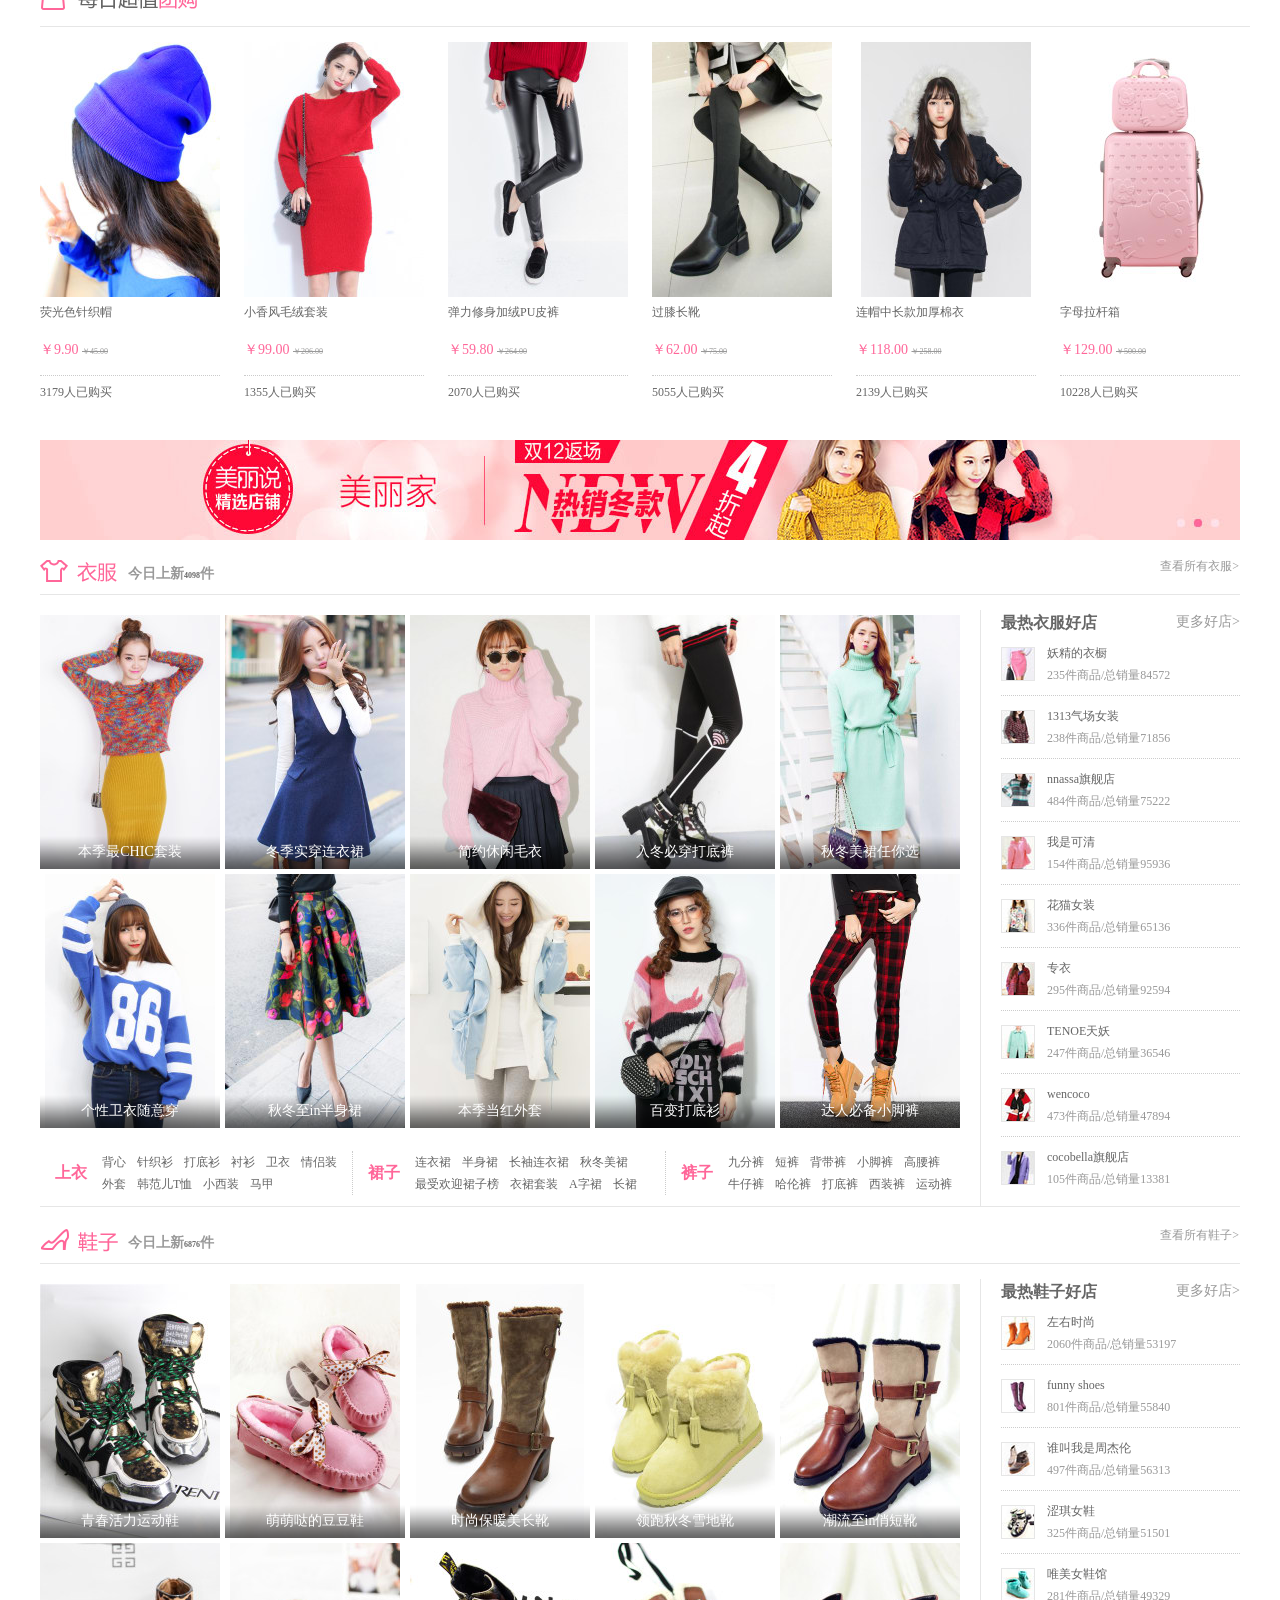
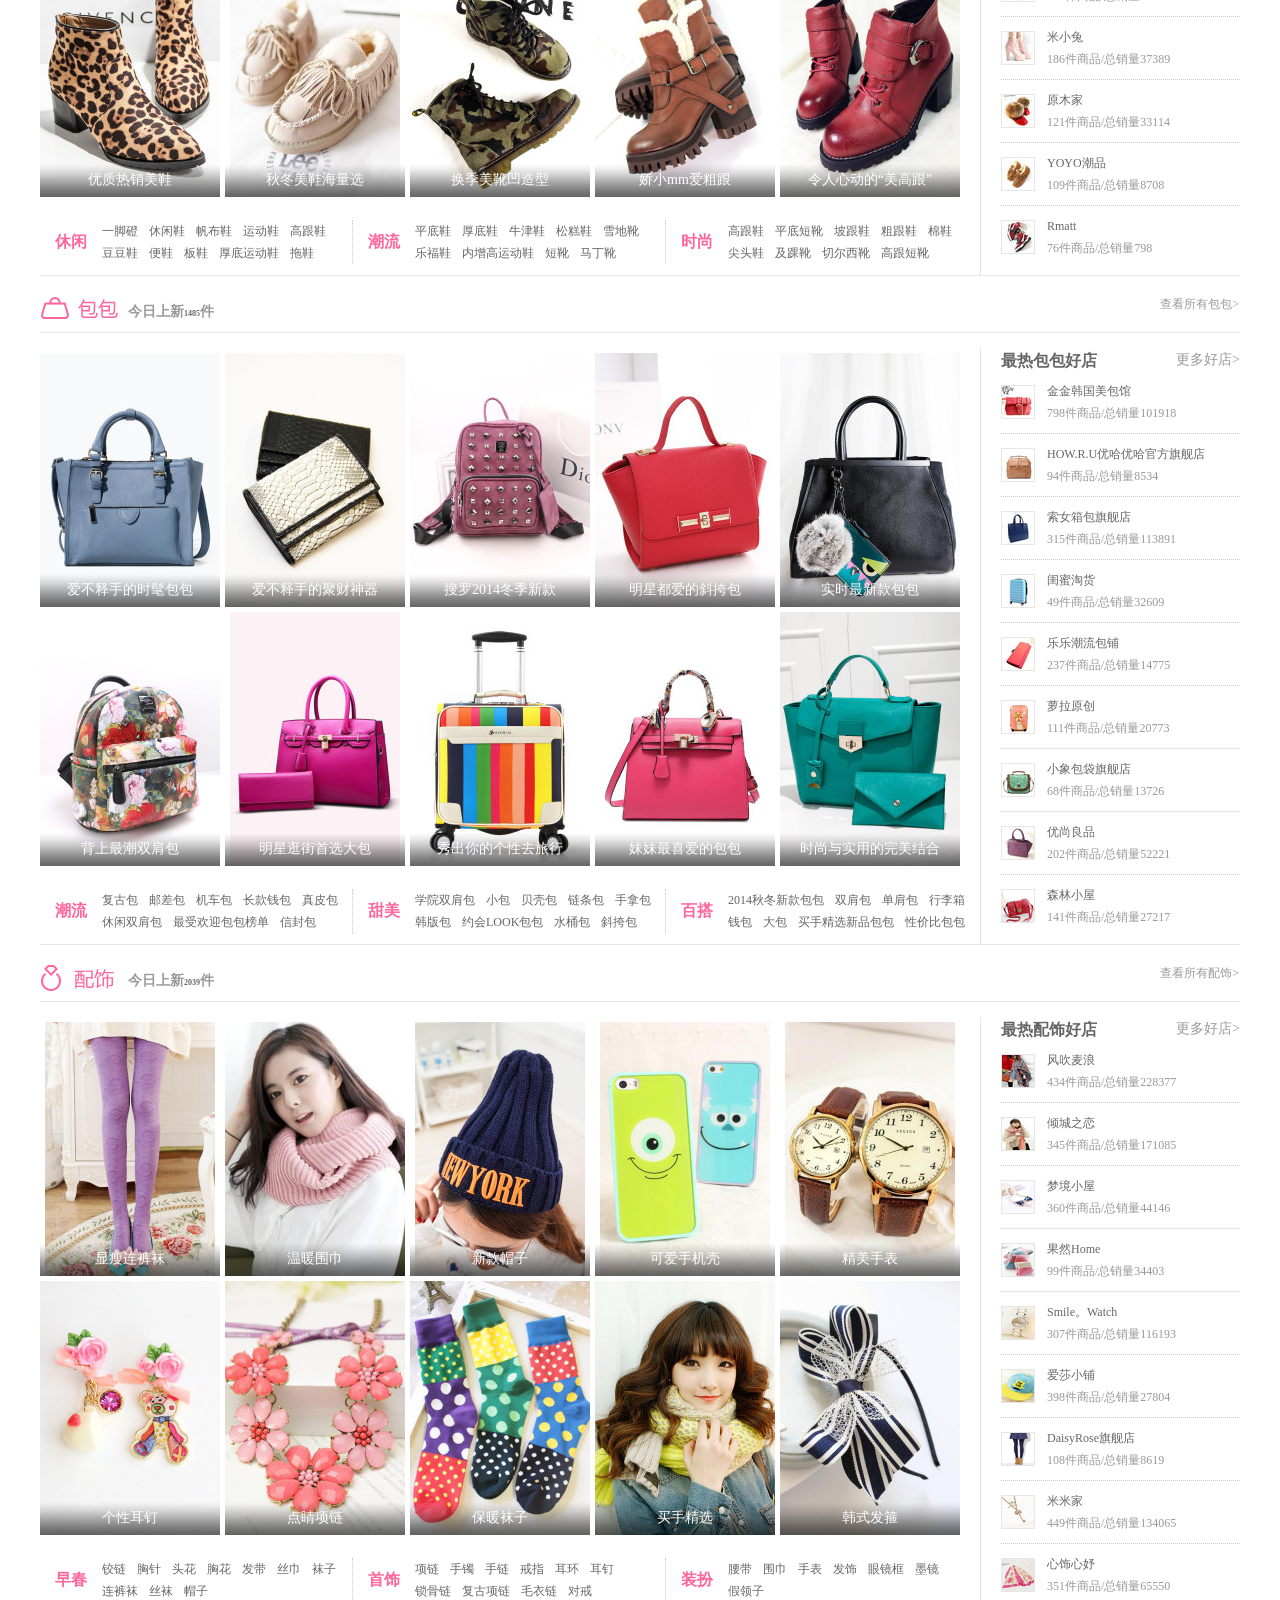
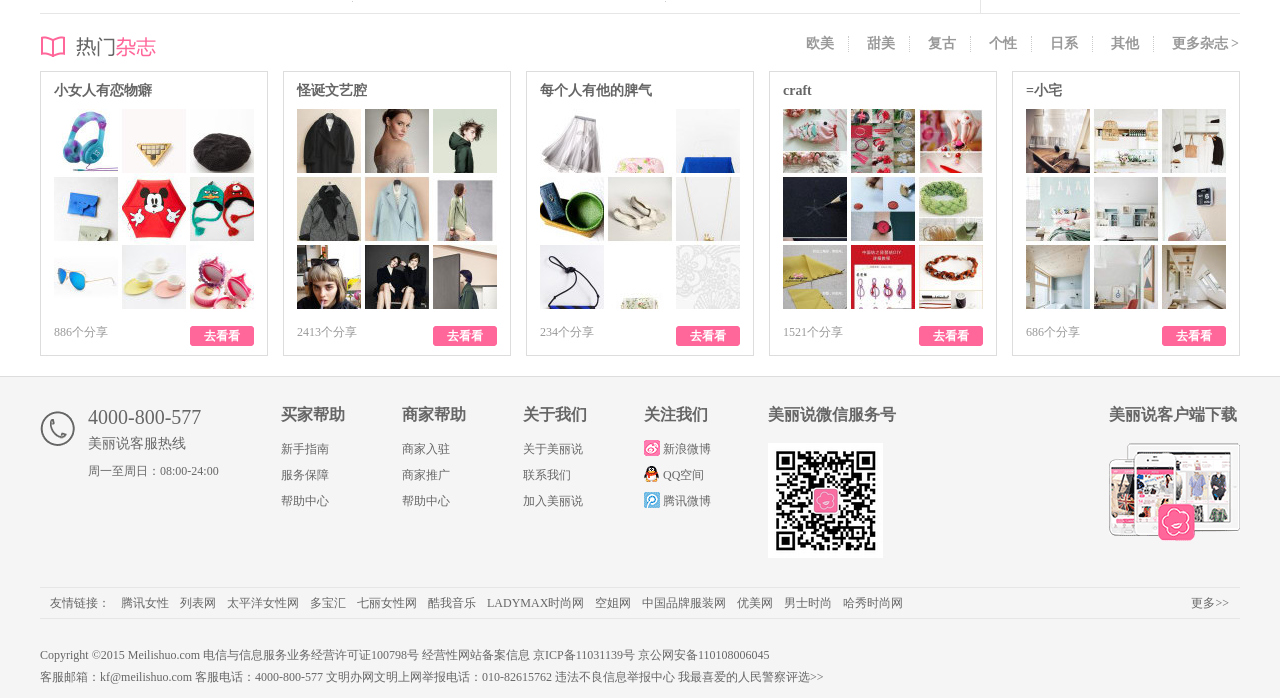
<file: websites/meilishuo/index.html>
<!DOCTYPE html>
<html lang="en">
<head>
	<meta charset="UTF-8">
	<title>美丽说</title>
	<link rel="stylesheet" type="text/css" href="css/base.css">
	<link rel="stylesheet" type="text/css" href="css/meilishuo.css">
</head>
<body>
	<div class="top_bg"></div>
	<div class="header clearfix">
		<div class="topNav_container">
			<ul class="nav_top"> 
				<li class="wechat">
					<a href="#">微信登陆</a>
				</li>
				<li class="qq">
					<a href="#">QQ登陆</a>
				</li>
				<li>
					<a href="#">登陆</a>
				</li>
				<li>
					<a href="#">注册</a>
				</li>
				<li class="shoppingCar">
					<a href="#">我的购物车</a>
					<div class="num">
						5
						<span class="door_l"></span>
						<span class="door_r"></span>
					</div>
				</li>
				<li class="file">
					<a href="#">我的订单</a>
				</li>
				<li class="phone">
					<a href="#">下载App</a>
				</li>
				<li class="last">
					<a href="#">客户服务</a>
				</li>
			</ul>
		</div>
		<h1 class="clearfix">
			<p>美丽说</p>
			<a class="logo" href="#">
				<img src="img2/logo.jpg" />
			</a>
			<div class="search">
				<form class="clearfix" action="" method="get">
					<select>
						<option selected>&nbsp;&nbsp;&nbsp;宝贝</option>
						<option>&nbsp;&nbsp;&nbsp;妈妈</option>
						<option>&nbsp;&nbsp;&nbsp;美妆</option>
					</select>
					<input class="searching" type="text" name="keyword" placeholder="搜流行商品" />
					<input type="submit" class="btn_s" value="搜索" />
				</form>
			</div>
		</h1>
		<div class="navBottom_container">
			<ul class="nav_bottom">
				<li>
					<a class="first" href="#">首页</a>
				</li>
				<li>
					<a href="#">今日最热</a>
				</li>
				<li class="pull">
					<a href="#">衣服</a>
					<i></i>
				</li>
				<li>
					<a href="#">鞋子</a>
				</li>
				<li>
					<a href="#">包包</a>
				</li>
				<li>
					<a href="#">配饰</a>
				</li>
				<li>
					<a href="#">美妆</a>
				</li>
				<li>
					<a href="#">特卖</a>
				</li>
				<li>
					<a href="#">团购</a>
				</li>
				<li>
					<a href="#">好店</a>
				</li>
				<li>
					<a href="#">杂志</a>
				</li>
				<li class="pull">
					<a href="#">爱美丽Club</a>
					<i></i>
				</li>
			</ul>
		</div>
	</div>
	<!-- top_bg header end -->
	<div class="main">
		<div class="main_show clearfix">
			<ul class="show_left">
				<li class="left_sel">
					<div class="left_sel_container clearfix">
						<h4 class="hot">最热</h4>
						<p>
							<a href="#">冬季新品</a>
							<a href="#" class="red">毛衣</a>
							<a href="#">活力运动鞋</a>
						</p>
						<p>
							<a href="#">连衣裙</a>
							<a href="#" class="red">新款靴子</a>
							<a href="#">单肩包</a>
						</p>
						<p>
							<a href="#">暖冬美裤</a>
							<a href="#">外套</a>
							<a href="#" class="red">入冬打底裤</a>
						</p>
						<i></i>
					</div>
					<ul class="hidden">
						<li>
							<h6>本季最in风尚</h6>
							<p>
								<a href="#">冬季新品</a>
								<a href="#">毛衣</a>
								<a href="#">连衣裙</a>
								<a href="#">时髦牛仔裤</a>
								<a href="#">卫衣</a>
							</p>
							<p>
								<a href="#">超人气套装</a>
								<a href="#">新款靴子</a>
								<a href="#">单肩包</a>
								<a href="#">暖冬美裤</a>
								<a href="#">活力运动鞋</a>
							</p>
							<p>
								<a href="#">唯美蕾丝</a>
								<a href="#">外套</a>
							</p>
						</li>
						<li>
							<h6>最受欢迎大集合</h6>
							<p>
								<a href="#">至in太空棉</a>
								<a href="#">入冬打底裤</a>
								<a href="#">甜美复古风</a>
								<a href="#">梦幻连衣裙</a>
							</p>
							<p>
								<a href="#">秀恩爱必备</a>
								<a href="#">吸睛透视</a>
								<a href="#">秀美肩利器</a>
								<a href="#">甜美小单鞋</a>
							</p>
						</li>
						<li>
							<h6>百变风格</h6>
							<p>
								<a href="#">萌妹的衣橱</a>
								<a href="#">窈窕淑女</a>
								<a href="#">甜美佳人</a>
								<a href="#">韩系style</a>
							</p>
							<p>
								<a href="#">魅惑恨天高</a>
								<a href="#">趣味不规则</a>
								<a href="#">美丽性感</a>
								<a href="#">优雅名媛</a>
							</p>
							<p>
								<a href="#">炫酷欧美风</a>
							</p>
						</li>
					</ul>
				</li>
				<li class="left_sel clearfix">
					<div class="left_sel_container clearfix">
						<h4 class="goods">衣服</h4>
						<p>
							<a href="#" class="red">卫衣</a>
							<a href="#">开衫</a>
							<a href="#">大衣</a>
							<a href="#">小脚裤</a>
						</p>
						<p>
							<a href="#">牛仔裤</a>
							<a href="#" class="red">半身裙</a>
							<a href="#">长袖连衣裙</a>
						</p>
						<p>
							<a href="#" class="red">打底裤</a>
							<a href="#">秋冬美裙</a>
							<a href="#">打底衫</a>
						</p>
						<i></i>
					</div>
					<ul class="hidden">
						<li>
							<h6>本季最in风尚</h6>
							<p>
								<a href="#">冬季新品</a>
								<a href="#">毛衣</a>
								<a href="#">连衣裙</a>
								<a href="#">时髦牛仔裤</a>
								<a href="#">卫衣</a>
							</p>
							<p>
								<a href="#">超人气套装</a>
								<a href="#">新款靴子</a>
								<a href="#">单肩包</a>
								<a href="#">暖冬美裤</a>
								<a href="#">活力运动鞋</a>
							</p>
							<p>
								<a href="#">唯美蕾丝</a>
								<a href="#">外套</a>
							</p>
						</li>
						<li>
							<h6>最受欢迎大集合</h6>
							<p>
								<a href="#">至in太空棉</a>
								<a href="#">入冬打底裤</a>
								<a href="#">甜美复古风</a>
								<a href="#">梦幻连衣裙</a>
							</p>
							<p>
								<a href="#">秀恩爱必备</a>
								<a href="#">吸睛透视</a>
								<a href="#">秀美肩利器</a>
								<a href="#">甜美小单鞋</a>
							</p>
						</li>
						<li>
							<h6>百变风格</h6>
							<p>
								<a href="#">萌妹的衣橱</a>
								<a href="#">窈窕淑女</a>
								<a href="#">甜美佳人</a>
								<a href="#">韩系style</a>
							</p>
							<p>
								<a href="#">魅惑恨天高</a>
								<a href="#">趣味不规则</a>
								<a href="#">美丽性感</a>
								<a href="#">优雅名媛</a>
							</p>
							<p>
								<a href="#">炫酷欧美风</a>
							</p>
						</li>
					</ul>
				</li>
				<li class="left_sel clearfix">
					<div class="left_sel_container clearfix">
						<h4 class="shoe">鞋子</h4>
						<p>
							<a href="#">靴子</a>
							<a href="#" class="red">短靴</a>
							<a href="#">长靴</a>
							<a href="#" class="red">雪地靴</a>
						</p>
						<p>
							<a href="#">运动鞋</a>
							<a href="#" class="red">高跟鞋</a>
							<a href="#">秋冬美鞋</a>
						</p>
						<p>
							<a href="#">优质热销鞋履</a>
							<a href="#">过膝靴</a>
							<a href="#" class="red">马丁靴</a>
						</p>
						<i></i>
					</div>
					<ul class="hidden">
						<li>
							<h6>本季最in风尚</h6>
							<p>
								<a href="#">冬季新品</a>
								<a href="#">毛衣</a>
								<a href="#">连衣裙</a>
								<a href="#">时髦牛仔裤</a>
								<a href="#">卫衣</a>
							</p>
							<p>
								<a href="#">超人气套装</a>
								<a href="#">新款靴子</a>
								<a href="#">单肩包</a>
								<a href="#">暖冬美裤</a>
								<a href="#">活力运动鞋</a>
							</p>
							<p>
								<a href="#">唯美蕾丝</a>
								<a href="#">外套</a>
							</p>
						</li>
						<li>
							<h6>最受欢迎大集合</h6>
							<p>
								<a href="#">至in太空棉</a>
								<a href="#">入冬打底裤</a>
								<a href="#">甜美复古风</a>
								<a href="#">梦幻连衣裙</a>
							</p>
							<p>
								<a href="#">秀恩爱必备</a>
								<a href="#">吸睛透视</a>
								<a href="#">秀美肩利器</a>
								<a href="#">甜美小单鞋</a>
							</p>
						</li>
						<li>
							<h6>百变风格</h6>
							<p>
								<a href="#">萌妹的衣橱</a>
								<a href="#">窈窕淑女</a>
								<a href="#">甜美佳人</a>
								<a href="#">韩系style</a>
							</p>
							<p>
								<a href="#">魅惑恨天高</a>
								<a href="#">趣味不规则</a>
								<a href="#">美丽性感</a>
								<a href="#">优雅名媛</a>
							</p>
							<p>
								<a href="#">炫酷欧美风</a>
							</p>
						</li>
					</ul>
				</li>
				<li class="left_sel clearfix">
					<div class="left_sel_container clearfix">
						<h4 class="bag">包包</h4>
						<p>
							<a href="#" class="red">冬季新款包包</a>
							<a href="#" class="red">双肩包</a>
							<a href="#">行李包</a>
						</p>
						<p>
							<a href="#" class="red"潮包>超高人气必败</a>
							<a href="#">大包</a>
							<a href="#" class="red">钱包</a>
						</p>
						<p>
							<a href="#" class="red">单肩包</a>
							<a href="#">手提包</a>
							<a href="#">小包</a>
							<a href="#" class="red">斜挎包</a>
						</p>
						<i></i>
					</div>
					<ul class="hidden">
						<li>
							<h6>本季最in风尚</h6>
							<p>
								<a href="#">冬季新品</a>
								<a href="#">毛衣</a>
								<a href="#">连衣裙</a>
								<a href="#">时髦牛仔裤</a>
								<a href="#">卫衣</a>
							</p>
							<p>
								<a href="#">超人气套装</a>
								<a href="#">新款靴子</a>
								<a href="#">单肩包</a>
								<a href="#">暖冬美裤</a>
								<a href="#">活力运动鞋</a>
							</p>
							<p>
								<a href="#">唯美蕾丝</a>
								<a href="#">外套</a>
							</p>
						</li>
						<li>
							<h6>最受欢迎大集合</h6>
							<p>
								<a href="#">至in太空棉</a>
								<a href="#">入冬打底裤</a>
								<a href="#">甜美复古风</a>
								<a href="#">梦幻连衣裙</a>
							</p>
							<p>
								<a href="#">秀恩爱必备</a>
								<a href="#">吸睛透视</a>
								<a href="#">秀美肩利器</a>
								<a href="#">甜美小单鞋</a>
							</p>
						</li>
						<li>
							<h6>百变风格</h6>
							<p>
								<a href="#">萌妹的衣橱</a>
								<a href="#">窈窕淑女</a>
								<a href="#">甜美佳人</a>
								<a href="#">韩系style</a>
							</p>
							<p>
								<a href="#">魅惑恨天高</a>
								<a href="#">趣味不规则</a>
								<a href="#">美丽性感</a>
								<a href="#">优雅名媛</a>
							</p>
							<p>
								<a href="#">炫酷欧美风</a>
							</p>
						</li>
					</ul>
				</li>
				<li class="left_sel last clearfix">
					<div class="left_sel_container clearfix">
						<h4 class="diamond">配饰</h4>
						<p>
							<a href="#" class="red">围巾</a>
							<a href="#">帽子</a>
							<a href="#" class="red">项链</a>
							<a href="#">手机壳</a>
						</p>
						<p>
							<a href="#" class="red">耳钉</a>
							<a href="#">手链</a>
							<a href="#" class="red">发箍</a>
							<a href="#">手表</a>
						</p>
						<p>
							<a href="#" class="red">连裤袜</a>
							<a href="#">袜子</a>
							<a href="#">丝巾</a>
							<a href="#" class="red">腰带</a>
						</p>
						<i></i>
					</div>
					<ul class="hidden">
						<li>
							<h6>本季最in风尚</h6>
							<p>
								<a href="#">冬季新品</a>
								<a href="#">毛衣</a>
								<a href="#">连衣裙</a>
								<a href="#">时髦牛仔裤</a>
								<a href="#">卫衣</a>
							</p>
							<p>
								<a href="#">超人气套装</a>
								<a href="#">新款靴子</a>
								<a href="#">单肩包</a>
								<a href="#">暖冬美裤</a>
								<a href="#">活力运动鞋</a>
							</p>
							<p>
								<a href="#">唯美蕾丝</a>
								<a href="#">外套</a>
							</p>
						</li>
						<li>
							<h6>最受欢迎大集合</h6>
							<p>
								<a href="#">至in太空棉</a>
								<a href="#">入冬打底裤</a>
								<a href="#">甜美复古风</a>
								<a href="#">梦幻连衣裙</a>
							</p>
							<p>
								<a href="#">秀恩爱必备</a>
								<a href="#">吸睛透视</a>
								<a href="#">秀美肩利器</a>
								<a href="#">甜美小单鞋</a>
							</p>
						</li>
						<li>
							<h6>百变风格</h6>
							<p>
								<a href="#">萌妹的衣橱</a>
								<a href="#">窈窕淑女</a>
								<a href="#">甜美佳人</a>
								<a href="#">韩系style</a>
							</p>
							<p>
								<a href="#">魅惑恨天高</a>
								<a href="#">趣味不规则</a>
								<a href="#">美丽性感</a>
								<a href="#">优雅名媛</a>
							</p>
							<p>
								<a href="#">炫酷欧美风</a>
							</p>
						</li>
					</ul>
				</li>
			</ul>
			
			<div class="show_right">
				<div class="right_top clearfix">
					<div class="scroll">
						<a href="#">
							<img src="img2/60a7aa26a36bc094eefbfe44a067_2000_420.ch.jpg" />
						</a>
						<div class="point_container">
							<a href="#" class="point"></a>
							<a href="#" class="point"></a>
							<a href="#" class="point"></a>
							<a href="#" class="point"></a>
							<a href="#" class="point"></a>
						</div>
					</div>
					<ul class="m_top_r">
						<li>
							<a href="#">
								<img src="img2/5f8663325e2869e65bf2722db221_200_139.cg.jpg" />
							</a>
						</li>
						<li>
							<a href="#">
								<img src="img2/c8ef6839d95786830ebf46c5d7b6_200_139.cf.jpg" />
							</a>
						</li>
						<li>
							<a href="#">
								<img src="img2/63ca018fb1b5a17a64118d45df5a_200_139.cf.jpg" />
							</a>
						</li>
					</ul>
				</div>
				<ul class="right_bottom clearfix">
					<li>
						<a href="#">
							<img src="img2/e4563da0edb81d3d0e558306a5e8_175_142.cg.jpg" />
						</a>
					</li>
					<li>
						<a href="#">
							<img src="img2/f878a1fea7aa29e493bdaad44324_175_142.cf.jpg" />
						</a>
					</li>
					<li>
						<a href="#">
							<img src="img2/134808f537c26dcdb9faf67662b6_175_142.cg.jpg" />
						</a>
					</li>
					<li>
						<a href="#">
							<img src="img2/7a2b7f45d813c0ccbe840e086c87_175_142.cf.jpg" />
						</a>
					</li>
					<li class="last">
						<a href="#">
							<img src="img2/98495ea9f28135426810ac6c263b_198_142.ch.jpg" />
						</a>
					</li>
				</ul>
			</div>
		</div>
		<!-- main_show end -->
		<div class="main_hot">
			<h2><a href="#"></a></h2>
			<ul class="listContainer clearfix">
				<li>
					<a class="pic" href="#">
						<img src="img2/267778da94332bcf9572ededaddc_640_900.cf.jpg_d3639f8a_s2_180_255.jpg" />
					</a>
					<p class="name"><a href="#">美丽无上限 不到50元</a></p>
					<p class="price">
						￥49.00
						<span>￥189.00</span>
					</p>
					<p class="buyNow">1885人已购买</p>
				</li>
				<li>
					<a class="pic" href="#">
						<img src="img2/675d4d54bc96d9b6892336bc6d6f_650_975.cc.jpg_37369464_s2_180_255.jpg" />
					</a>
					<p class="name"><a href="#">高人气基础白衬衫 打底外穿都时尚</a></p>
					<p class="price">
						￥49.00
						<span>￥98.00</span>
					</p>
					<p class="buyNow">3255人已购买</p>
				</li>
				<li>
					<a class="pic" href="#">
						<img src="img2/8a6098460645ded183aa1a6d9077_640_900.cf.jpg_ab011515_s2_180_255.jpg" />
					</a>
					<p class="name"><a href="#">好评不断白菜价短靴 天天都过双12</a></p>
					<p class="price">
						￥79.00
						<span>￥238.00</span>
					</p>
					<p class="buyNow">325人已购买</p>
				</li>
				<li>
					<a class="pic" href="#">
						<img src="img2/f031452afdfc8488b04bdc06d649_640_900.cg.jpg_c289ef4d_s2_180_255.jpg" />
					</a>
					<p class="name"><a href="#">显瘦针织连衣裙 4色3码任你选</a></p>
					<p class="price">
						￥108.00
						<span>￥360.00</span>
					</p>
					<p class="buyNow">920人已购买</p>
				</li>
				<li>
					<a class="pic" href="#">
						<img src="img2/2f7f7de25e1a2d8f34b3d98299fa_640_900.cc.jpg_0e8a693f_s2_180_255.jpg" />
					</a>
					<p class="name"><a href="#">招财猫加厚手套 最新萌物让你融化</a></p>
					<p class="price">
						￥42.00
						<span>￥150.00</span>
					</p>
					<p class="buyNow">561人已购买</p>
				</li>
				<li>
					<a class="pic" href="#">
						<img src="img2/522931625b5df7051f90c157b36c_640_960.cg.jpg_f8771cbf_s2_180_255.jpg" />
					</a>
					<p class="name"><a href="#">加绒运动裤 双十二余热购不停</a></p>
					<p class="price">
						￥59.00
						<span>￥118.00</span>
					</p>
					<p class="buyNow">452人已购买</p>
				</li>
				<!-- listContainer line1 end -->
				<li>
					<a class="pic" href="#">
						<img src="img2/7dc62984bdb80bdb0aa665812f55_640_900.c8.jpg_c0c5c696_s2_180_255.jpg" />
					</a>
					<p class="name"><a href="#">有效吸附深层污垢，我的心机 黑珍珠黑面馍8片</a></p>
					<p class="price">
						￥48.00
						<span>￥128.00</span>
					</p>
					<p class="buyNow">4463人已购买</p>
				</li>
				<li>
					<a class="pic" href="#">
						<img src="img2/7b52f050ad604f8eecc682aaec32_640_900.c6.jpg_4a2267ea_s2_180_255.jpg" />
					</a>
					<p class="name"><a href="#">二千御用，自然不脱色。四季物语蓝宝石悦色水润唇膏3.5g</a></p>
					<p class="price">
						￥29.00
						<span>￥139.00</span>
					</p>
					<p class="buyNow">15259人已购买</p>
				</li>
				<li>
					<a class="pic" href="#">
						<img src="img2/c95fb4423a3bb24b94a87b281544_640_832.cf.jpg_21edab6f_s2_180_255.jpg" />
					</a>
					<p class="name"><a href="#">人手一只的入门款隔离！Za新能真皙美白隔离霜35g</a></p>
					<p class="price">
						￥54.80
						<span>￥78.00</span>
					</p>
					<p class="buyNow">13439人已购买</p>
				</li>
				<li>
					<a class="pic" href="#">
						<img src="img2/e73ca368bee3a640c89e82c6e7c8_640_900.c8.jpg_aa2c3c34_s2_180_255.jpg" />
					</a>
					<p class="name"><a href="#">大眼的诱惑~韩熙贞 专业彩妆套餐6件</a></p>
					<p class="price">
						￥98.00
						<span>￥488.00</span>
					</p>
					<p class="buyNow">3510人已购买</p>
				</li>
				<li>
					<a class="pic" href="#">
						<img src="img2/8f189f9cfbbd144f9a229819ff17_640_900.cc.jpg_29725157_s2_180_255.jpg" />
					</a>
					<p class="name"><a href="#">用一下，痘印瞬间隐形！玻儿 毛孔达人隐形膏20g</a></p>
					<p class="price">
						￥55.00
						<span>￥109.00</span>
					</p>
					<p class="buyNow">6419人已购买</p>
				</li>
				<li>
					<a class="pic" href="#">
						<img src="img2/c9aff7dc940bb716c66fddd0cc01_640_832.cf.jpg_f4023743_s2_180_255.jpg" />
					</a>
					<p class="name"><a href="#">四季不脱妆，全靠这一步~美康粉黛 玫瑰粉饼10g</a></p>
					<p class="price">
						￥35.00
						<span>￥78.00</span>
					</p>
					<p class="buyNow">5488人已购买</p>
				</li>
			</ul>
			<!-- listContainer line2 end -->
		</div>
		<!-- main_hot end -->
		<div class="main_day">
			<h2><a href="#"></a></h2>
			<ul class="listContainer clearfix">
				<li>
					<a class="pic" href="#">
						<img src="img2/ffaf5416e4ecb51f79413b20fd4e_640_832.cc.jpg_04e0a2b5_s2_180_255.jpg" />
					</a>
					<p class="name"><a href="#">荧光色针织帽</a></p>
					<p class="price">
						￥9.90
						<span>￥45.00</span>
					</p>
					<p class="buyNow">3179人已购买</p>
				</li>
				<li>
					<a class="pic" href="#">
						<img src="img2/ff591cdb463fd28af5af2fef6001_640_900.ch.jpg_ae011f38_s2_180_255.jpg" />
					</a>
					<p class="name"><a href="#">小香风毛绒套装</a></p>
					<p class="price">
						￥99.00
						<span>￥206.00</span>
					</p>
					<p class="buyNow">1355人已购买</p>
				</li>
				<li>
					<a class="pic" href="#">
						<img src="img2/bf38eea4d89c4483b46afca76e97_640_900.ch.jpg_01e9db14_s2_180_255.jpg" />
					</a>
					<p class="name"><a href="#">弹力修身加绒PU皮裤</a></p>
					<p class="price">
						￥59.80
						<span>￥264.00</span>
					</p>
					<p class="buyNow">2070人已购买</p>
				</li>
				<li>
					<a class="pic" href="#">
						<img src="img2/0ee115d65a61831c540e5630c3d2_640_842.cg.jpg_7b7865d4_s2_180_255.jpg" />
					</a>
					<p class="name"><a href="#">过膝长靴</a></p>
					<p class="price">
						￥62.00
						<span>￥75.00</span>
					</p>
					<p class="buyNow">5055人已购买</p>
				</li>
				<li>
					<a class="pic" href="#">
						<img src="img2/f70cf473e26bf57d33f28ee04cfe_640_960.cg.jpg_28bebea1_s2_180_255.jpg" />
					</a>
					<p class="name"><a href="#">连帽中长款加厚棉衣</a></p>
					<p class="price">
						￥118.00
						<span>￥258.00</span>
					</p>
					<p class="buyNow">2139人已购买</p>
				</li>
				<li>
					<a class="pic" href="#">
						<img src="img2/bfe6da839a60eac1e20bb4f79b5f_640_900.ch.jpg_ee608ff2_s2_180_255.jpg" />
					</a>
					<p class="name"><a href="#">字母拉杆箱</a></p>
					<p class="price">
						￥129.00
						<span>￥500.00</span>
					</p>
					<p class="buyNow">10228人已购买</p>
				</li>
			</ul>
		</div>
		<!-- main_day end -->
		<div class="mid_ad">
			<a href="#">
				<img src="img2/mid_ad.jpg" />
			</a>
		</div>
		<!-- mid_ad end -->
		<div class="main_goods">
			<div class="h_container">
				<h2 class="clearfix">
					<a href="#"></a>
					<p>今日上新<b>4098</b>件</p>
				</h2>
				<a class="all" href="#">查看所有衣服&gt;</a>
			</div>
			<!-- h_container end -->
			<div class="goods_container clearfix">
				<div class="goods_left">
					<ul class="clearfix c_l_t">
						<li>
							<a href="#">
								<img src="img2/5c2dbdcd82fcfb396e692b67eca4_1900_2660.cg.jpg_ebe3f1d5_s2_180_255.jpg" />
							</a>
							<a class="name" href="#">本季最CHIC套装</a>
						</li>
						<li>
							<a href="#">
								<img src="img2/3c6fca87a553f63306f30e80c3bb_640_900.cf.jpg_96bc3895_s2_180_255.jpg" />
							</a>
							<a class="name" href="#">冬季实穿连衣裙</a>
						</li>
						<li>
							<a href="#">
								<img src="img2/5580b1f22ab0f476a48910f26e66_640_900.cg.jpg_17afab7e_s2_180_255.jpg" />
							</a>
							<a class="name" href="#">简约休闲毛衣</a>
						</li>
						<li>
							<a href="#">
								<img src="img2/da92c7b5790bef01145a5435d1e0_445_628.cf.jpg_176ae555_s2_180_255.jpg" />
							</a>
							<a class="name" href="#">入冬必穿打底裤</a>
						</li>
						<li>
							<a href="#">
								<img src="img2/605e8673b7f79df6cd1fcaa483bd_502_709.ch.jpg_da623016_s2_180_255.jpg" />
							</a>
							<a class="name" href="#">秋冬美裙任你选</a>
						</li>
						<li>
							<a href="#">
								<img src="img2/9c52c46ef5d38bfbae3d17955881_640_960.cf.jpg_24a91126_s2_180_255.jpg" />
							</a>
							<a class="name" href="#">个性卫衣随意穿</a>
						</li>
						<li>
							<a href="#">
								<img src="img2/890b90be0dc39883466701c10893_1216_1715.cg.jpg_be1cb02b_s2_180_255.jpg" />
							</a>
							<a class="name" href="#">秋冬至in半身裙</a>
						</li>
						<li>
							<a href="#">
								<img src="img2/ffd169a276c793a7990ece46e71b_640_832.ch.jpg_8597ae33_s2_180_255.jpg" />
							</a>
							<a class="name" href="#">本季当红外套</a>
						</li>
						<li>
							<a href="#">
								<img src="img2/1583b77dfe31af933eeff13da4bf_640_900.ch.jpg_d2948eed_s2_180_255.jpg" />
							</a>
							<a class="name" href="#">百变打底衫</a>
						</li>
						<li>
							<a href="#">
								<img src="img2/fdf308da705c2d7e3f9134c0fb60_640_900.ch.jpg_ea113416_s2_180_255.jpg" />
							</a>
							<a class="name" href="#">达人必备小脚裤</a>
						</li>
					</ul>
					<ul class="c_l_b">
						<li class="clearfix">
							<h5>上衣</h5>
							<p class="clearfix">
								<a href="#">背心</a>
								<a href="#">针织衫</a>
								<a href="#">打底衫</a>
								<a href="#">衬衫</a>
								<a href="#">卫衣</a>
								<a href="#">情侣装</a>
								<a href="#">外套</a>
								<a href="#">韩范儿T恤</a>
								<a href="#">小西装</a>
								<a href="#">马甲</a>
							</p>
						</li>
						<li class="clearfix">
							<h5>裙子</h5>
							<p class="clearfix">
								<a href="#">连衣裙</a>
								<a href="#">半身裙</a>
								<a href="#">长袖连衣裙</a>
								<a href="#">秋冬美裙</a>
								<a href="#">最受欢迎裙子榜</a>
								<a href="#">衣裙套装</a>
								<a href="#">A字裙</a>
								<a href="#">长裙</a>
							</p>
						</li>
						<li class="last clearfix">
							<h5>裤子</h5>
							<p class="clearfix">
								<a href="#">九分裤</a>
								<a href="#">短裤</a>
								<a href="#">背带裤</a>
								<a href="#">小脚裤</a>
								<a href="#">高腰裤</a>
								<a href="#">牛仔裤</a>
								<a href="#">哈伦裤</a>
								<a href="#">打底裤</a>
								<a href="#">西装裤</a>
								<a href="#">运动裤</a>
							</p>
						</li>
					</ul>
				</div>
				<!-- goods_left end -->
				<div class="goods_right clearfix">
					<h5>
						最热衣服好店
						<a href="#">更多好店&gt;</a>
					</h5>
					<ul class="right_list clearfix">
						<li>
							<a class="img" href="#">
								<img src="img2/right_1.jpg" />
							</a>
							<div>
								<a href="#" class="name">妖精的衣橱</a>
								<p class="num">235件商品/总销量84572</p>
							</div>
						</li>
						<li>
							<a class="img" href="#">
								<img src="img2/right_2.jpg" />
							</a>
							<div>
								<a href="#" class="name">1313气场女装</a>
								<p class="num">238件商品/总销量71856</p>
							</div>
						</li>
						<li>
							<a class="img" href="#">
								<img src="img2/right_3.jpg" />
							</a>
							<div>
								<a href="#" class="name">nnassa旗舰店</a>
								<p class="num">484件商品/总销量75222</p>
							</div>
						</li>
						<li>
							<a class="img" href="#">
								<img src="img2/right_4.jpg" />
							</a>
							<div>
								<a href="#" class="name">我是可清</a>
								<p class="num">154件商品/总销量95936</p>
							</div>
						</li>
						<li>
							<a class="img" href="#">
								<img src="img2/right_5.jpg" />
							</a>
							<div>
								<a href="#" class="name">花猫女装</a>
								<p class="num">336件商品/总销量65136</p>
							</div>
						</li>
						<li>
							<a class="img" href="#">
								<img src="img2/right_6.jpg" />
							</a>
							<div>
								<a href="#" class="name">专衣</a>
								<p class="num">295件商品/总销量92594</p>
							</div>
						</li>
						<li>
							<a class="img" href="#">
								<img src="img2/right_7.jpg" />
							</a>
							<div>
								<a href="#" class="name">TENOE天妖</a>
								<p class="num">247件商品/总销量36546</p>
							</div>
						</li>
						<li>
							<a class="img" href="#">
								<img src="img2/right_8.jpg" />
							</a>
							<div>
								<a href="#" class="name">wencoco</a>
								<p class="num">473件商品/总销量47894</p>
							</div>
						</li>
						<li class="last">
							<a class="img" href="#">
								<img src="img2/right_9.jpg" />
							</a>
							<div>
								<a href="#" class="name">cocobella旗舰店</a>
								<p class="num">105件商品/总销量13381</p>
							</div>
						</li>
					</ul>
				</div>
				<!-- goods_right end -->
			</div>
		</div>
		<!-- main_goods end -->
		<div class="main_goods shoes">
			<div class="h_container">
				<h2 class="clearfix">
					<a href="#"></a>
					<p>今日上新<b>6876</b>件</p>
				</h2>
				<a class="all" href="#">查看所有鞋子&gt;</a>
			</div>
			<!-- h_container end -->
			<div class="goods_container clearfix">
				<div class="goods_left">
					<ul class="clearfix c_l_t">
						<li>
							<a href="#">
								<img src="img2/a0551a3ae3fbb1c7023dfcc8c4fa_640_900.cg.jpg_39c9e2b8_s2_180_255.jpg" />
							</a>
							<a class="name" href="#">青春活力运动鞋</a>
						</li>
						<li>
							<a href="#">
								<img src="img2/ed0f7873c7a37b45d74eb5099eb3_640_960.cg.jpg_1d23e04d_s2_180_255.jpg" />
							</a>
							<a class="name" href="#">萌萌哒的豆豆鞋</a>
						</li>
						<li>
							<a href="#">
								<img src="img2/8fbaf4428e309073e20067b9b286_640_970.ch.jpg_96dd5903_s2_180_255.jpg" />
							</a>
							<a class="name" href="#">时尚保暖美长靴</a>
						</li>
						<li>
							<a href="#">
								<img src="img2/7417473c0ff95e16ccc511652ad5_640_900.cc.jpg_0091c1a0_s2_180_255.jpg" />
							</a>
							<a class="name" href="#">领跑秋冬雪地靴</a>
						</li>
						<li>
							<a href="#">
								<img src="img2/799618c485f69b58a78f5ddf350a_640_900.cg.jpg_f5becd2e_s2_180_255.jpg" />
							</a>
							<a class="name" href="#">潮流至in俏短靴</a>
						</li>
						<li>
							<a href="#">
								<img src="img2/ee5e00fd4055ef4dcb33d8047371_640_832.ch.jpg_6a3f3fb9_s2_180_255.jpg" />
							</a>
							<a class="name" href="#">优质热销美鞋</a>
						</li>
						<li>
							<a href="#">
								<img src="img2/e4879a37946dca6e59c5426522a9_640_960.ch.jpg_b4669978_s2_180_255.jpg" />
							</a>
							<a class="name" href="#">秋冬美鞋海量选</a>
						</li>
						<li>
							<a href="#">
								<img src="img2/2bb5a55edafe8bf25fd9d49a9c40_714_1000.ch.jpg_23b89cb3_s2_180_255.jpg" />
							</a>
							<a class="name" href="#">换季美靴凹造型</a>
						</li>
						<li>
							<a href="#">
								<img src="img2/becad60780be065f9dfe25a80ac5_640_900.cg.jpg_97b3e1c8_s2_180_255.jpg" />
							</a>
							<a class="name" href="#">娇小mm爱粗跟</a>
						</li>
						<li>
							<a href="#">
								<img src="img2/04c683edaa29159503c397c6a4d0_640_900.cc.jpg_48d0c85c_s2_180_255.jpg" />
							</a>
							<a class="name" href="#">令人心动的“美高跟”</a>
						</li>
					</ul>
					<ul class="c_l_b">
						<li class="clearfix">
							<h5>休闲</h5>
							<p class="clearfix">
								<a href="#">一脚磴</a>
								<a href="#">休闲鞋</a>
								<a href="#">帆布鞋</a>
								<a href="#">运动鞋</a>
								<a href="#">高跟鞋</a>
								<a href="#">豆豆鞋</a>
								<a href="#">便鞋</a>
								<a href="#">板鞋</a>
								<a href="#">厚底运动鞋</a>
								<a href="#">拖鞋</a>
							</p>
						</li>
						<li class="clearfix">
							<h5>潮流</h5>
							<p class="clearfix">
								<a href="#">平底鞋</a>
								<a href="#">厚底鞋</a>
								<a href="#">牛津鞋</a>
								<a href="#">松糕鞋</a>
								<a href="#">雪地靴</a>
								<a href="#">乐福鞋</a>
								<a href="#">内增高运动鞋</a>
								<a href="#">短靴</a>
								<a href="#">马丁靴</a>
							</p>
						</li>
						<li class="last clearfix">
							<h5>时尚</h5>
							<p class="clearfix">
								<a href="#">高跟鞋</a>
								<a href="#">平底短靴</a>
								<a href="#">坡跟鞋</a>
								<a href="#">粗跟鞋</a>
								<a href="#">棉鞋</a>
								<a href="#">尖头鞋</a>
								<a href="#">及踝靴</a>
								<a href="#">切尔西靴</a>
								<a href="#">高跟短靴</a>
							</p>
						</li>
					</ul>
				</div>
				<!-- goods_left end -->
				<div class="goods_right clearfix">
					<h5>
						最热鞋子好店
						<a href="#">更多好店&gt;</a>
					</h5>
					<ul class="right_list clearfix">
						<li>
							<a class="img" href="#">
								<img src="img2/shoe_1.jpg" />
							</a>
							<div>
								<a href="#" class="name">左右时尚</a>
								<p class="num">2060件商品/总销量53197</p>
							</div>
						</li>
						<li>
							<a class="img" href="#">
								<img src="img2/shoe_2.jpg" />
							</a>
							<div>
								<a href="#" class="name">funny shoes</a>
								<p class="num">801件商品/总销量55840</p>
							</div>
						</li>
						<li>
							<a class="img" href="#">
								<img src="img2/shoe_3.jpg" />
							</a>
							<div>
								<a href="#" class="name">谁叫我是周杰伦</a>
								<p class="num">497件商品/总销量56313</p>
							</div>
						</li>
						<li>
							<a class="img" href="#">
								<img src="img2/shoe_4.jpg" />
							</a>
							<div>
								<a href="#" class="name">涩琪女鞋</a>
								<p class="num">325件商品/总销量51501</p>
							</div>
						</li>
						<li>
							<a class="img" href="#">
								<img src="img2/shoe_5.jpg" />
							</a>
							<div>
								<a href="#" class="name">唯美女鞋馆</a>
								<p class="num">281件商品/总销量49329</p>
							</div>
						</li>
						<li>
							<a class="img" href="#">
								<img src="img2/shoe_6.jpg" />
							</a>
							<div>
								<a href="#" class="name">米小兔</a>
								<p class="num">186件商品/总销量37389</p>
							</div>
						</li>
						<li>
							<a class="img" href="#">
								<img src="img2/shoe_7.jpg" />
							</a>
							<div>
								<a href="#" class="name">原木家</a>
								<p class="num">121件商品/总销量33114</p>
							</div>
						</li>
						<li>
							<a class="img" href="#">
								<img src="img2/shoe_8.jpg" />
							</a>
							<div>
								<a href="#" class="name">YOYO潮品</a>
								<p class="num">109件商品/总销量8708</p>
							</div>
						</li>
						<li class="last">
							<a class="img" href="#">
								<img src="img2/shoe_9.jpg" />
							</a>
							<div>
								<a href="#" class="name">Rmatt</a>
								<p class="num">76件商品/总销量798</p>
							</div>
						</li>
					</ul>
				</div>
				<!-- goods_right end -->
			</div>
		</div>
		<!-- main_goods shoes end -->
		<div class="main_goods bag">
			<div class="h_container">
				<h2 class="clearfix">
					<a href="#"></a>
					<p>今日上新<b>1485</b>件</p>
				</h2>
				<a class="all" href="#">查看所有包包&gt;</a>
			</div>
			<!-- h_container end -->
			<div class="goods_container clearfix">
				<div class="goods_left">
					<ul class="clearfix c_l_t">
						<li>
							<a href="#">
								<img src="img2/37f28d3f1569ccee51b54d688b41_640_832.cc.jpg_7aee466e_s2_180_255.jpg" />
							</a>
							<a class="name" href="#">爱不释手的时髦包包</a>
						</li>
						<li>
							<a href="#">
								<img src="img2/0c31f8935c1e8311cf083a124e78_640_832.cg.jpg_84c346e4_s2_180_255.jpg" />
							</a>
							<a class="name" href="#">爱不释手的聚财神器</a>
						</li>
						<li>
							<a href="#">
								<img src="img2/8372c56c4fa7bf471931bf269449_640_900.cf.jpg_ff089cb6_s2_180_255.jpg" />
							</a>
							<a class="name" href="#">搜罗2014冬季新款</a>
						</li>
						<li>
							<a href="#">
								<img src="img2/dfc41ade15038776c22176fc079b_640_900.cc.jpg_70957322_s2_180_255.jpg" />
							</a>
							<a class="name" href="#">明星都爱的斜挎包</a>
						</li>
						<li>
							<a href="#">
								<img src="img2/77090c057128180681938fa7959b_640_832.cf.jpg_4524279d_s2_180_255.jpg" />
							</a>
							<a class="name" href="#">实时最新款包包</a>
						</li>
						<li>
							<a href="#">
								<img src="img2/384b42f88751f71a6be02425ef2d_640_900.cc.jpg_18e10ed9_s2_180_255.jpg" />
							</a>
							<a class="name" href="#">背上最潮双肩包</a>
						</li>
						<li>
							<a href="#">
								<img src="img2/f740e6be572ceed4d0fe466705c4_1000_1500.cg.jpg_2179acea_s2_180_255.jpg" />
							</a>
							<a class="name" href="#">明星逛街首选大包</a>
						</li>
						<li>
							<a href="#">
								<img src="img2/dcf235c9af48627b2e540776d1bf_640_832.cg.jpg_a9cb84f9_s2_180_255.jpg" />
							</a>
							<a class="name" href="#">秀出你的个性去旅行</a>
						</li>
						<li>
							<a href="#">
								<img src="img2/39085c4e0ab90293095a4e858e4f_640_832.cc.jpg_0d67eb72_s2_180_255.jpg" />
							</a>
							<a class="name" href="#">妹妹最喜爱的包包</a>
						</li>
						<li>
							<a href="#">
								<img src="img2/85a8b7c432346c7c1ae3ae92ae67_640_900.cf.jpg_33c090eb_s2_180_255.jpg" />
							</a>
							<a class="name" href="#">时尚与实用的完美结合</a>
						</li>
					</ul>
					<ul class="c_l_b">
						<li class="clearfix">
							<h5>潮流</h5>
							<p class="clearfix">
								<a href="#">复古包</a>
								<a href="#">邮差包</a>
								<a href="#">机车包</a>
								<a href="#">长款钱包</a>
								<a href="#">真皮包</a>
								<a href="#">休闲双肩包</a>
								<a href="#">最受欢迎包包榜单</a>
								<a href="#">信封包</a>
							</p>
						</li>
						<li class="clearfix">
							<h5>甜美</h5>
							<p class="clearfix">
								<a href="#">学院双肩包</a>
								<a href="#">小包</a>
								<a href="#">贝壳包</a>
								<a href="#">链条包</a>
								<a href="#">手拿包</a>
								<a href="#">韩版包</a>
								<a href="#">约会LOOK包包</a>
								<a href="#">水桶包</a>
								<a href="#">斜挎包</a>
							</p>
						</li>
						<li class="last clearfix">
							<h5>百搭</h5>
							<p class="clearfix">
								<a href="#">2014秋冬新款包包</a>
								<a href="#">双肩包</a>
								<a href="#">单肩包</a>
								<a href="#">行李箱</a>
								<a href="#">钱包</a>
								<a href="#">大包</a>
								<a href="#">买手精选新品包包</a>
								<a href="#">性价比包包</a>
							</p>
						</li>
					</ul>
				</div>
				<!-- goods_left end -->
				<div class="goods_right clearfix">
					<h5>
						最热包包好店
						<a href="#">更多好店&gt;</a>
					</h5>
					<ul class="right_list clearfix">
						<li>
							<a class="img" href="#">
								<img src="img2/bag_1.jpg" />
							</a>
							<div>
								<a href="#" class="name">金金韩国美包馆</a>
								<p class="num">798件商品/总销量101918</p>
							</div>
						</li>
						<li>
							<a class="img" href="#">
								<img src="img2/bag_2.jpg" />
							</a>
							<div>
								<a href="#" class="name">HOW.R.U优哈优哈官方旗舰店</a>
								<p class="num">94件商品/总销量8534</p>
							</div>
						</li>
						<li>
							<a class="img" href="#">
								<img src="img2/bag_3.jpg" />
							</a>
							<div>
								<a href="#" class="name">索女箱包旗舰店</a>
								<p class="num">315件商品/总销量113891</p>
							</div>
						</li>
						<li>
							<a class="img" href="#">
								<img src="img2/bag_4.jpg" />
							</a>
							<div>
								<a href="#" class="name">闺蜜淘货</a>
								<p class="num">49件商品/总销量32609</p>
							</div>
						</li>
						<li>
							<a class="img" href="#">
								<img src="img2/bag_5.jpg" />
							</a>
							<div>
								<a href="#" class="name">乐乐潮流包铺</a>
								<p class="num">237件商品/总销量14775</p>
							</div>
						</li>
						<li>
							<a class="img" href="#">
								<img src="img2/bag_6.jpg" />
							</a>
							<div>
								<a href="#" class="name">萝拉原创</a>
								<p class="num">111件商品/总销量20773</p>
							</div>
						</li>
						<li>
							<a class="img" href="#">
								<img src="img2/bag_7.jpg" />
							</a>
							<div>
								<a href="#" class="name">小象包袋旗舰店</a>
								<p class="num">68件商品/总销量13726</p>
							</div>
						</li>
						<li>
							<a class="img" href="#">
								<img src="img2/bag_8.jpg" />
							</a>
							<div>
								<a href="#" class="name">优尚良品</a>
								<p class="num">202件商品/总销量52221</p>
							</div>
						</li>
						<li class="last">
							<a class="img" href="#">
								<img src="img2/bag_9.jpg" />
							</a>
							<div>
								<a href="#" class="name">森林小屋</a>
								<p class="num">141件商品/总销量27217</p>
							</div>
						</li>
					</ul>
				</div>
				<!-- goods_right end -->
			</div>
		</div>
		<!-- main_goods bag end -->
		<div class="main_goods diamond">
			<div class="h_container">
				<h2 class="clearfix">
					<a href="#"></a>
					<p>今日上新<b>2039</b>件</p>
				</h2>
				<a class="all" href="#">查看所有配饰&gt;</a>
			</div>
			<!-- h_container end -->
			<div class="goods_container clearfix">
				<div class="goods_left">
					<ul class="clearfix c_l_t">
						<li>
							<a href="#">
								<img src="img2/32391cd6921d19e56fce0bab16bf_450_675.cf.jpg_b4e02733_s2_180_255.jpg" />
							</a>
							<a class="name" href="#">显瘦连裤袜</a>
						</li>
						<li>
							<a href="#">
								<img src="img2/a9151181e514bc8f5d6ff949ab0f_640_832.cc.jpg_91918575_s2_180_255.jpg" />
							</a>
							<a class="name" href="#">温暖围巾</a>
						</li>
						<li>
							<a href="#">
								<img src="img2/ad787e6dcec6f34d098a98bf0360_640_960.cg.jpg_f2af1ba2_s2_180_255.jpg" />
							</a>
							<a class="name" href="#">新款帽子</a>
						</li>
						<li>
							<a href="#">
								<img src="img2/a10eb14fe85e3e6440e592938c63_640_960.cc.jpg_27552d71_s2_180_255.jpg" />
							</a>
							<a class="name" href="#">可爱手机壳</a>
						</li>
						<li>
							<a href="#">
								<img src="img2/8a1ec75f3fcb9d3fa8b92dc9c22f_640_960.cc.jpg_6ac6c122_s2_180_255.jpg" />
							</a>
							<a class="name" href="#">精美手表</a>
						</li>
						<li>
							<a href="#">
								<img src="img2/5c296c112b55410ab1163969f238_640_900.c8.jpg_27870047_s2_180_255.jpg" />
							</a>
							<a class="name" href="#">个性耳钉</a>
						</li>
						<li>
							<a href="#">
								<img src="img2/302bd8733a24db7a431e13424a71_450_600.cc.jpg_204a1e4e_s2_180_255.jpg" />
							</a>
							<a class="name" href="#">点睛项链</a>
						</li>
						<li>
							<a href="#">
								<img src="img2/764b419a0edb64864088a2aac47c_640_832.cc.jpg_731ea054_s2_180_255.jpg" />
							</a>
							<a class="name" href="#">保暖袜子</a>
						</li>
						<li>
							<a href="#">
								<img src="img2/b91ee0320dbd23f738898e0cc044_640_832.cc.jpg_47b3a67f_s2_180_255.jpg" />
							</a>
							<a class="name" href="#">买手精选</a>
						</li>
						<li>
							<a href="#">
								<img src="img2/56b35f50c4b03cf5bbf629dc7b4a_640_900.ch.jpg_479f10f7_s2_180_255.jpg" />
							</a>
							<a class="name" href="#">韩式发箍</a>
						</li>
					</ul>
					<ul class="c_l_b">
						<li class="clearfix">
							<h5>早春</h5>
							<p class="clearfix">
								<a href="#">铰链</a>
								<a href="#">胸针</a>
								<a href="#">头花</a>
								<a href="#">胸花</a>
								<a href="#">发带</a>
								<a href="#">丝巾</a>
								<a href="#">袜子</a>
								<a href="#">连裤袜</a>
								<a href="#">丝袜</a>
								<a href="#">帽子</a>
							</p>
						</li>
						<li class="clearfix">
							<h5>首饰</h5>
							<p class="clearfix">
								<a href="#">项链</a>
								<a href="#">手镯</a>
								<a href="#">手链</a>
								<a href="#">戒指</a>
								<a href="#">耳环</a>
								<a href="#">耳钉</a>
								<a href="#">锁骨链</a>
								<a href="#">复古项链</a>
								<a href="#">毛衣链</a>
								<a href="#">对戒</a>
							</p>
						</li>
						<li class="last clearfix">
							<h5>装扮</h5>
							<p class="clearfix">
								<a href="#">腰带</a>
								<a href="#">围巾</a>
								<a href="#">手表</a>
								<a href="#">发饰</a>
								<a href="#">眼镜框</a>
								<a href="#">墨镜</a>
								<a href="#">假领子</a>
							</p>
						</li>
					</ul>
				</div>
				<!-- goods_left end -->
				<div class="goods_right clearfix">
					<h5>
						最热配饰好店
						<a href="#">更多好店&gt;</a>
					</h5>
					<ul class="right_list clearfix">
						<li>
							<a class="img" href="#">
								<img src="img2/dia_1.jpg" />
							</a>
							<div>
								<a href="#" class="name">风吹麦浪</a>
								<p class="num">434件商品/总销量228377</p>
							</div>
						</li>
						<li>
							<a class="img" href="#">
								<img src="img2/dia_2.jpg" />
							</a>
							<div>
								<a href="#" class="name">倾城之恋</a>
								<p class="num">345件商品/总销量171085</p>
							</div>
						</li>
						<li>
							<a class="img" href="#">
								<img src="img2/dia_3.jpg" />
							</a>
							<div>
								<a href="#" class="name">梦境小屋</a>
								<p class="num">360件商品/总销量44146</p>
							</div>
						</li>
						<li>
							<a class="img" href="#">
								<img src="img2/dia_4.jpg" />
							</a>
							<div>
								<a href="#" class="name">果然Home</a>
								<p class="num">99件商品/总销量34403</p>
							</div>
						</li>
						<li>
							<a class="img" href="#">
								<img src="img2/dia_5.jpg" />
							</a>
							<div>
								<a href="#" class="name">Smile。Watch</a>
								<p class="num">307件商品/总销量116193</p>
							</div>
						</li>
						<li>
							<a class="img" href="#">
								<img src="img2/dia_6.jpg" />
							</a>
							<div>
								<a href="#" class="name">爱莎小铺</a>
								<p class="num">398件商品/总销量27804</p>
							</div>
						</li>
						<li>
							<a class="img" href="#">
								<img src="img2/dia_7.jpg" />
							</a>
							<div>
								<a href="#" class="name">DaisyRose旗舰店</a>
								<p class="num">108件商品/总销量8619</p>
							</div>
						</li>
						<li>
							<a class="img" href="#">
								<img src="img2/dia_8.jpg" />
							</a>
							<div>
								<a href="#" class="name">米米家</a>
								<p class="num">449件商品/总销量134065</p>
							</div>
						</li>
						<li class="last">
							<a class="img" href="#">
								<img src="img2/dia_9.jpg" />
							</a>
							<div>
								<a href="#" class="name">心饰心妤</a>
								<p class="num">351件商品/总销量65550</p>
							</div>
						</li>
					</ul>
				</div>
				<!-- goods_right end -->
			</div>
		</div>
		<!-- main_goods diamond end -->
		<div class="main_bottom">
			<h2 class="clearfix">
				<a class="tit" href="#"></a>
				<ul class="mag_nav clearfix">
					<li>
						<a href="#">欧美</a>
					</li>
					<li>
						<a href="#">甜美</a>
					</li>
					<li>
						<a href="#">复古</a>
					</li>
					<li>
						<a href="#">个性</a>
					</li>
					<li>
						<a href="#">日系</a>
					</li>
					<li>
						<a href="#">其他</a>
					</li>
					<li class="last">
						<a href="#">更多杂志&nbsp;&gt;</a>
					</li>
				</ul>
			</h2>
			<ul class="magazine clearfix">
				<li>
					<a href="#" class="name">小女人有恋物癖</a>
					<a href="#" class="pic">
						<img src="img2/eee2323884768bd34eab636cfe24.c6.jpg" />
					</a>
					<p class="clearfix">
						<span class="share">886个分享</span>
						<a href="#" class="look">去看看</a>
					</p>
				</li>
				<li>
					<a href="#" class="name">怪诞文艺腔</a>
					<a href="#" class="pic">
						<img src="img2/67484b551f362023f68030aa52f7.cf.jpg" />
					</a>
					<p class="clearfix">
						<span class="share">2413个分享</span>
						<a href="#" class="look">去看看</a>
					</p>
				</li>
				<li>
					<a href="#" class="name">每个人有他的脾气</a>
					<a href="#" class="pic">
						<img src="img2/1be246650a2fc47ad295dcb43477.cc.jpg" />
					</a>
					<p class="clearfix">
						<span class="share">234个分享</span>
						<a href="#" class="look">去看看</a>
					</p>
				</li>
				<li>
					<a href="#" class="name">craft</a>
					<a href="#" class="pic">
						<img src="img2/b2600b15bf399503fd22b04506b1.ch.jpg" />
					</a>
					<p class="clearfix">
						<span class="share">1521个分享</span>
						<a href="#" class="look">去看看</a>
					</p>
				</li>
				<li>
					<a href="#" class="name">=小宅</a>
					<a href="#" class="pic">
						<img src="img2/45a17d8f352a772efe5a0708c94e.cg.jpg" />
					</a>
					<p class="clearfix">
						<span class="share">686个分享</span>
						<a href="#" class="look">去看看</a>
					</p>
				</li>
			</ul>
		</div>
	</div>
	<!-- main end -->
	<div class="footer">
		<div class="f_top clearfix">
			<div class="h_l">
				<p class="tel">4000-800-577</p>
				<p class="hotline">美丽说客服热线</p>
				<p class="time">周一至周日：08:00-24:00</p>
				<span></span>
			</div>
			<div class="infomation clearfix">
				<dl>
					<dt>买家帮助</dt>
					<dd><a href="#">新手指南</a></dd>
					<dd><a href="#">服务保障</a></dd>
					<dd><a href="#">帮助中心</a></dd>
				</dl>
				<dl>
					<dt>商家帮助</dt>
					<dd><a href="#">商家入驻</a></dd>
					<dd><a href="#">商家推广</a></dd>
					<dd><a href="#">帮助中心</a></dd>
				</dl>
				<dl>
					<dt>关于我们</dt>
					<dd><a href="#">关于美丽说</a></dd>
					<dd><a href="#">联系我们</a></dd>
					<dd><a href="#">加入美丽说</a></dd>
				</dl>
				<dl class="last">
					<dt>关注我们</dt>
					<dd><i class="weibo"></i><a href="#">新浪微博</a></dd>
					<dd><i class="qq"></i><a href="#">QQ空间</a></dd>
					<dd><i class="tecent"></i><a href="#">腾讯微博</a></dd>
				</dl>
			</div>
			<div class="wechat">
				<h6>美丽说微信服务号</h6>
				<img src="img2/qrcode-new.jpg" />
			</div>
			<div class="download">
				<h6>美丽说客户端下载</h6>
				<a href="#">
				</a>
			</div>
		</div>
		<!-- top end -->
		<ul class="f_mid clearfix">
			<li>友情链接：</li>
			<li>
				<a href="#">腾讯女性</a>
			</li>
			<li>
				<a href="#">列表网</a>
			</li>
			<li>
				<a href="#">太平洋女性网</a>
			</li>
			<li>
				<a href="#">多宝汇</a>
			</li>
			<li>
				<a href="#">七丽女性网</a>
			</li>
			<li>
				<a href="#">酷我音乐</a>
			</li>
			<li>
				<a href="#">LADYMAX时尚网</a>
			</li>
			<li>
				<a href="#">空姐网</a>
			</li>
			<li>
				<a href="#">中国品牌服装网</a>
			</li>
			<li>
				<a href="#">优美网</a>
			</li>
			<li>
				<a href="#">男士时尚</a>
			</li>
			<li>
				<a href="#">哈秀时尚网</a>
			</li>
			<li class="right">
				<a href="#">更多&gt;&gt;</a>
			</li>
		</ul>
		<!-- mid end -->
		<div class="f_bottom">
			<p>Copyright ©2015 Meilishuo.com  电信与信息服务业务经营许可证100798号 经营性网站备案信息  京ICP备11031139号  京公网安备110108006045 </p>
			<p>客服邮箱：kf@meilishuo.com  客服电话：4000-800-577  文明办网文明上网举报电话：010-82615762  违法不良信息举报中心 我最喜爱的人民警察评选>></p>
		</div>
	</div>
	<!-- footer end -->
</body>
</html>
</file>
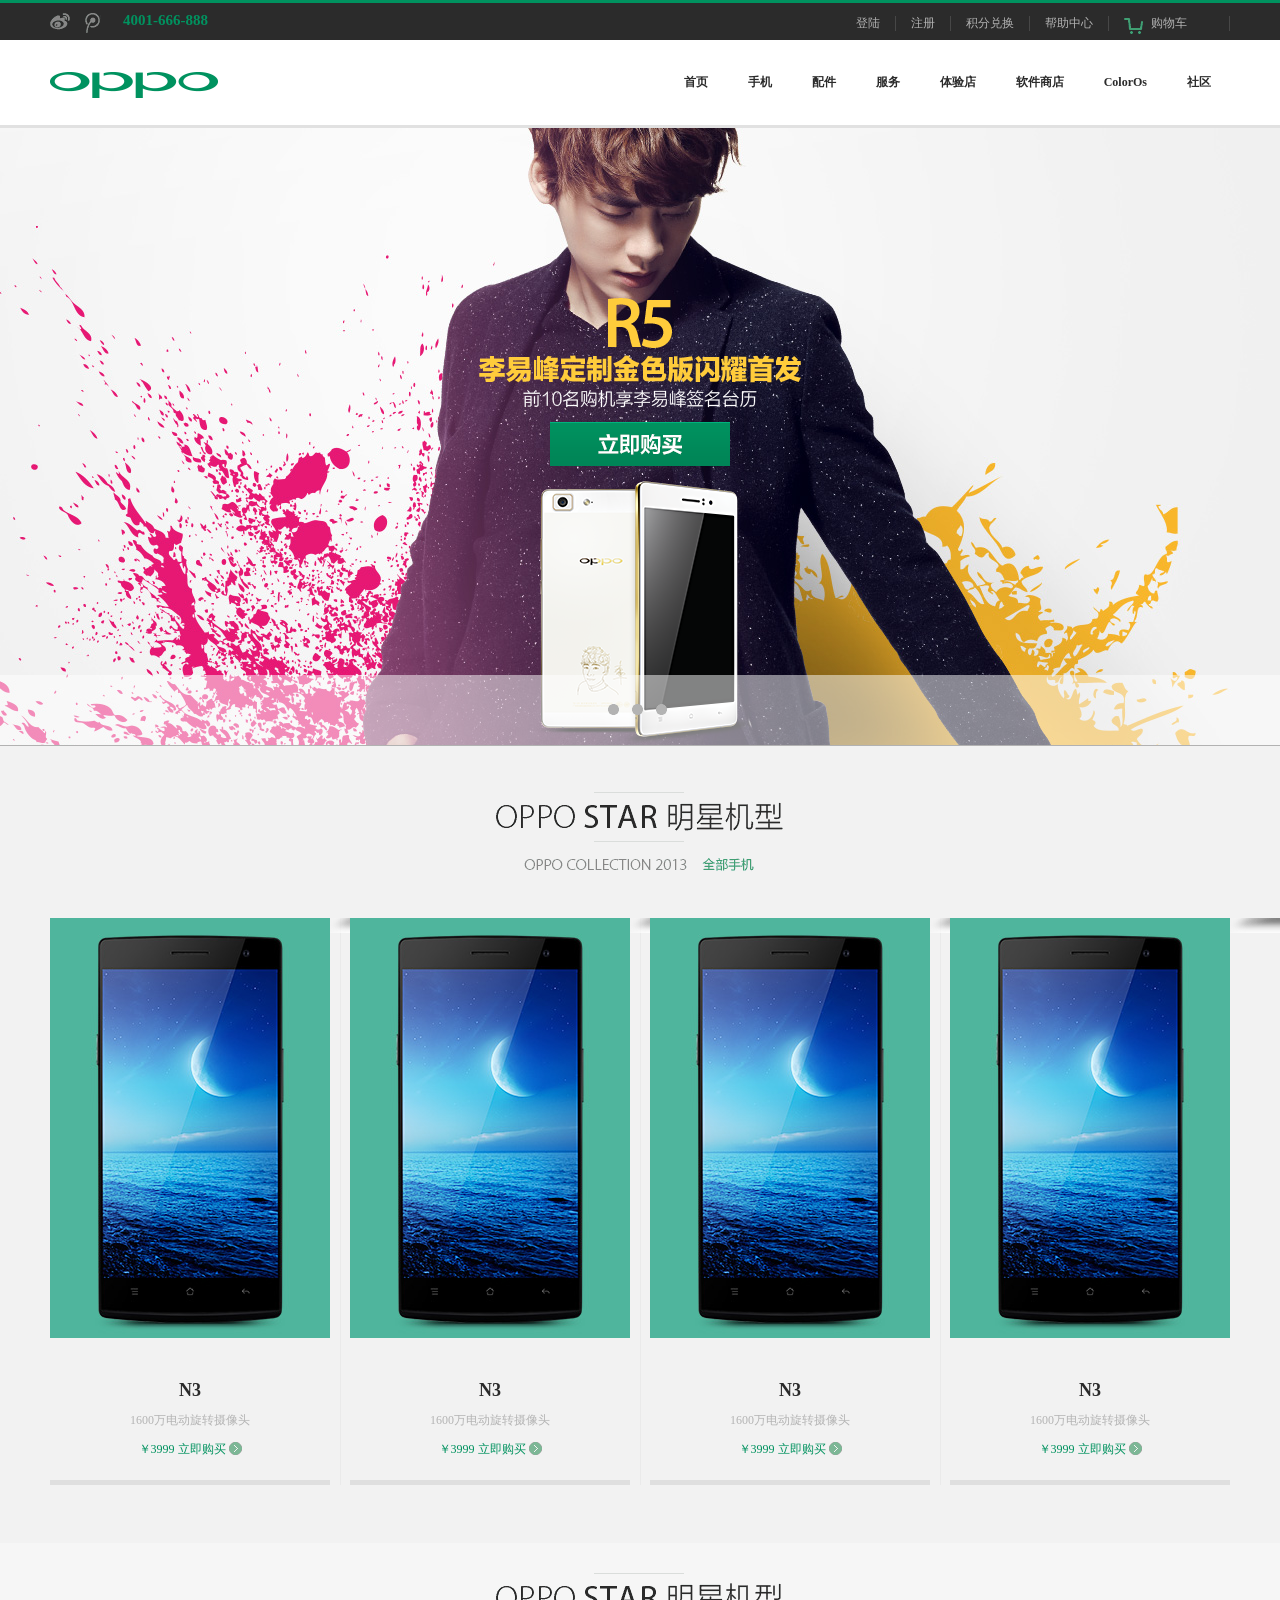
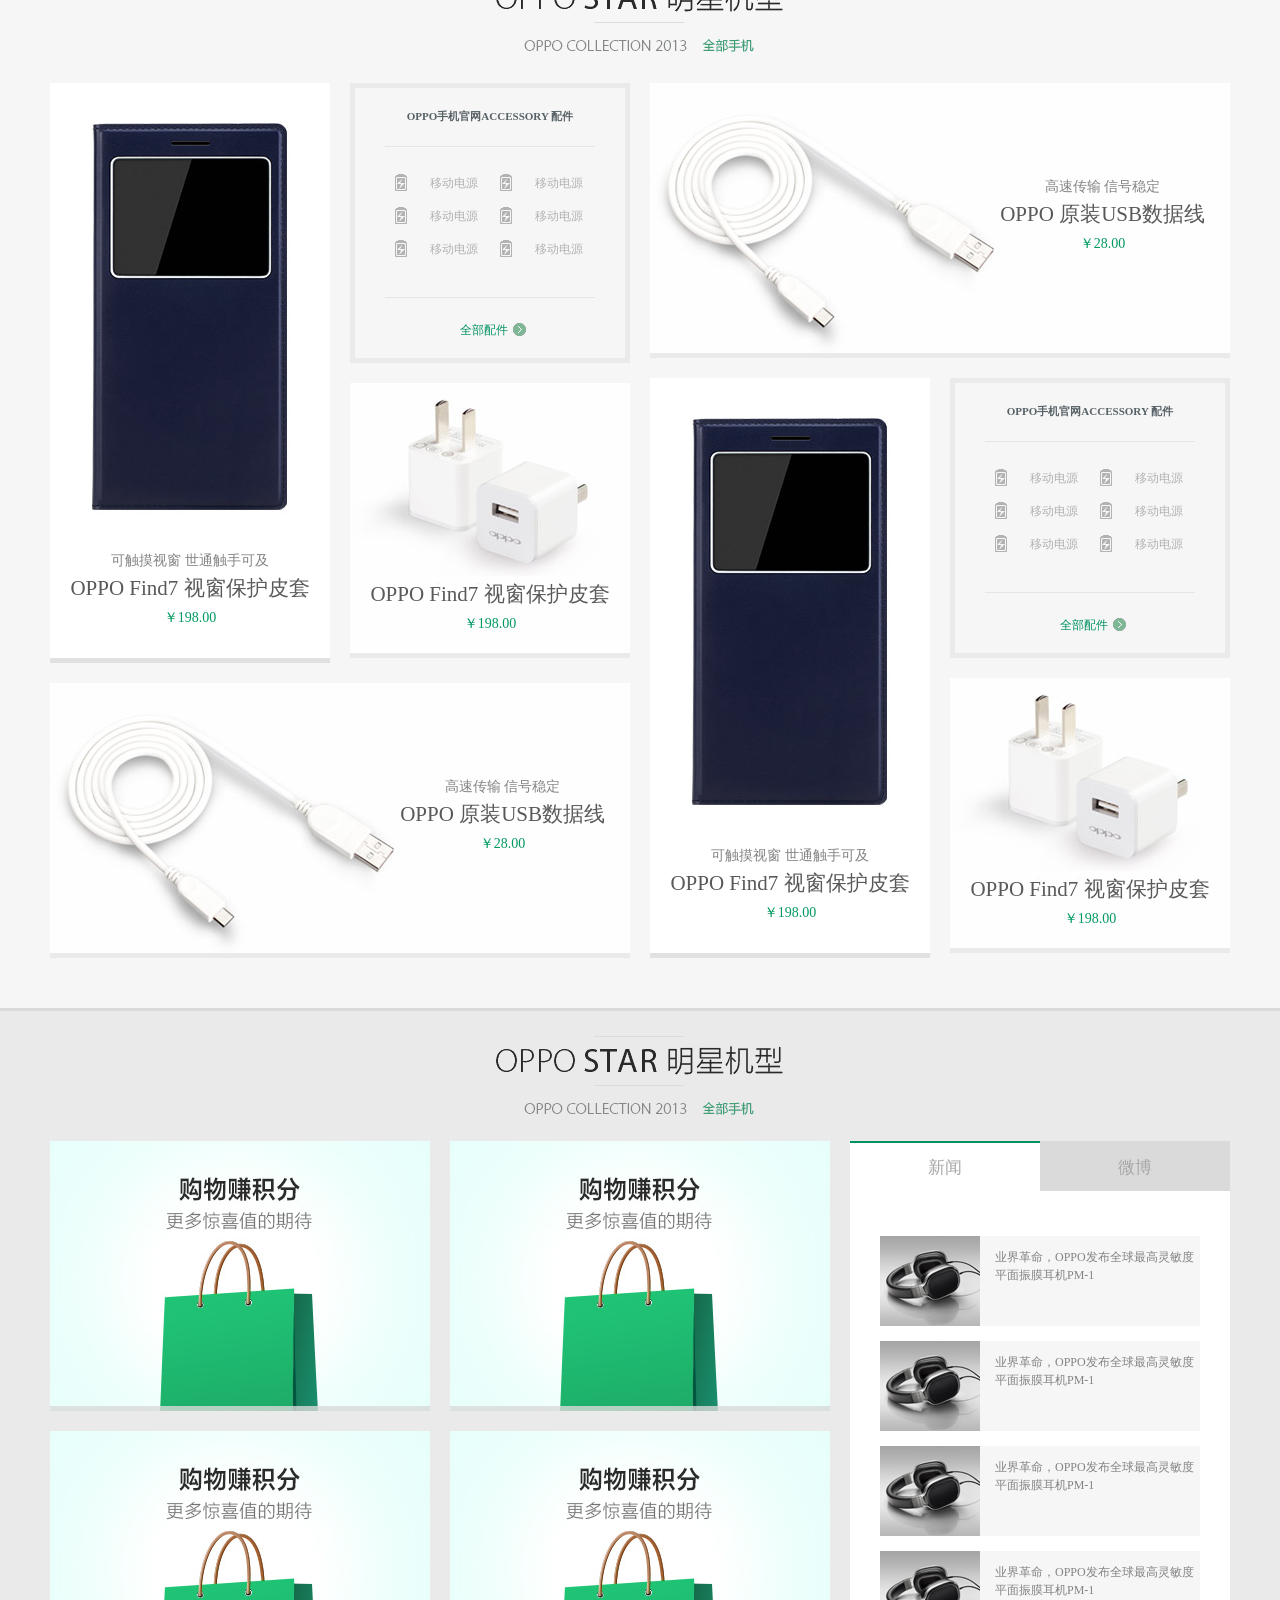
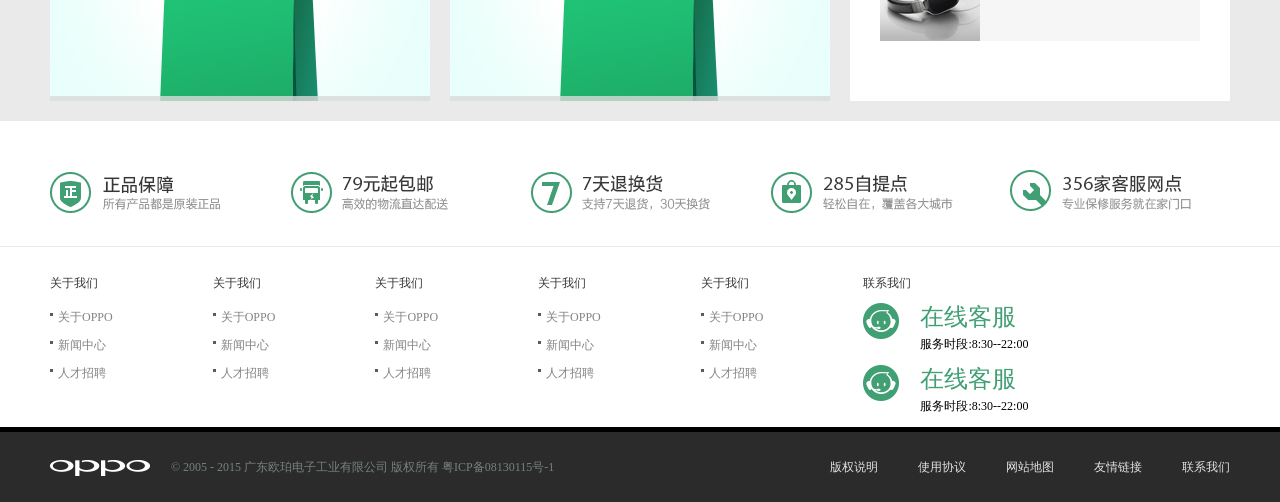
<file: websites/OPPO/index.html>
<!DOCTYPE html>
<html lang="en">
<head>
	<meta charset="UTF-8">
	<title>OPPO</title>
	<link rel="stylesheet" type="text/css" href="css/base.css" />
	<link rel="stylesheet" type="text/css" href="css/style.css" />
</head>
<body>
	<div class="header">
		<div class="header_container clearfix">
			<a href="#" class="weibo1"></a>
			<a href="#" class="weibo2"></a>
			<span class="telephone">4001-666-888</span>
			<ul class="login_nav clearfix">
				<li>
					<a href="#">登陆</a>
				</li>
				<li>
					<a href="#">注册</a>
				</li>
				<li>
					<a href="#">积分兑换</a>
				</li>
				<li>
					<a href="#">帮助中心</a>
				</li>
				<li class="shoppingCar">
					<i></i>
					<a href="#">购物车</a>
				</li>
			</ul>
		</div>
	</div>
	<!-- header end -->
	<div class="logo">
		<div class="logo_container clearfix">
			<h1><a href="#">OPPO</a></h1>
			<ul>
				<li>
					<a href="#">首页</a>
				</li>
				<li>
					<a href="#">手机</a>
				</li>
				<li>
					<a href="#">配件</a>
				</li>
				<li>
					<a href="#">服务</a>
				</li>
				<li>
					<a href="#">体验店</a>
				</li>
				<li>
					<a href="#">软件商店</a>
				</li>
				<li>
					<a href="#">ColorOs</a>
				</li>
				<li>
					<a href="#">社区</a>
				</li>
			</ul>
		</div>
	</div>
	<!-- logo end -->
	<div class="main_pic">
		<a class="buynow" href="#">
			<img src="img/20150202100021_TgEOkp.png" />
		</a>
		<div class="select_bar">
			<div class="opabox"></div>
			<div class="btn clearfix">
				<div>
					<span></span>
					<span></span>
					<span></span>
				</div>
			</div>
		</div>
	</div>
	<!-- main_pic end -->
	<div class="goods_star">
		<h2 class="star_logo">
			<span></span>
		</h2>
		<div class="star_list">
			<ul class="clearfix">
				<li class="star_left">
					<a class="star_img" href="#">
						<img src="img/20140319154524jUOVBkgi1v.jpg" />
						<i class="shadow"></i>
					</a>
					<h4>N3</h4>
					<p class="star_name">1600万电动旋转摄像头</p>
					<p class="star_price">
						￥3999
						<a href="#">立即购买</a>
						<i></i>
					</p>
				</li>
				<li>
					<a class="star_img" href="#">
						<img src="img/20140319154524jUOVBkgi1v.jpg" />
						<i class="shadow"></i>
					</a>
					<h4>N3</h4>
					<p class="star_name">1600万电动旋转摄像头</p>
					<p class="star_price">
						￥3999
						<a href="#">立即购买</a>
						<i></i>
					</p>
				</li>
				<li>
					<a class="star_img" href="#">
						<img src="img/20140319154524jUOVBkgi1v.jpg" />
						<i class="shadow"></i>
					</a>
					<h4>N3</h4>
					<p class="star_name">1600万电动旋转摄像头</p>
					<p class="star_price">
						￥3999
						<a href="#">立即购买</a>
						<i></i>
					</p>
				</li>
				<li class="star_right">
					<a class="star_img" href="#">
						<img src="img/20140319154524jUOVBkgi1v.jpg" />
						<i class="shadow"></i>
					</a>
					<h4>N3</h4>
					<p class="star_name">1600万电动旋转摄像头</p>
					<p class="star_price">
						￥3999
						<a href="#">立即购买</a>
						<i></i>
					</p>
				</li>
			</ul>
		</div>
	</div>
	<!-- goods_star end -->
	<div class="goods_acce">
		<div class="acce_container clearfix">
			<h2 class="acce_logo">
				<span></span>
			</h2>
			<div class="acce_left">
				<ul class="clearfix">
					<li class="row_2">
						<a class="acce_img" href="#">
							<img src="img/row2.jpg" />
						</a>
						<p class="acce_info">可触摸视窗 世通触手可及</p>
						<a class="acce_name" href="#">OPPO Find7 视窗保护皮套</a>
						<p class="acce_price">￥198.00</p>
					</li>
					<li class="row2_2">
						<div class="row22_top">
							<h5>OPPO手机官网ACCESSORY 配件</h5>
							<ul class="peijian clearfix">
								<li>
									<a href="#">移动电源</a>
								</li>
								<li>
									<a href="#">移动电源</a>
								</li>
								<li>
									<a href="#">移动电源</a>
								</li>
								<li>
									<a href="#">移动电源</a>
								</li>
								<li>
									<a href="#">移动电源</a>
								</li>
								<li>
									<a href="#">移动电源</a>
								</li>
							</ul>
							<a class="peijian_all" href="#">全部配件<i></i></a>
						</div>
						<div class="row22_bottom">
							<a class="acce_img" href="#">
							<img src="img/row22b.jpg" />
							</a>
							<a class="acce_name" href="#">OPPO Find7 视窗保护皮套</a>
							<p class="acce_price">￥198.00</p>
						</div>
					</li>
					<li class="col_2">
						<div class="col2info">
							<p class="acce_info">高速传输 信号稳定</p>
							<a class="acce_name" href="#">OPPO 原装USB数据线</a>
							<p class="acce_price">￥28.00</p>
						</div>
					</li>
				</ul>
			</div>
			<!-- acce_left end -->
			<div class="acce_right">
				<ul class="clearfix">
					<li class="col_2">
						<div class="col2info">
							<p class="acce_info">高速传输 信号稳定</p>
							<a class="acce_name" href="#">OPPO 原装USB数据线</a>
							<p class="acce_price">￥28.00</p>
						</div>
					</li>
					<li class="row_2">
						<a class="acce_img" href="#">
							<img src="img/row2.jpg" />
						</a>
						<p class="acce_info">可触摸视窗 世通触手可及</p>
						<a class="acce_name" href="#">OPPO Find7 视窗保护皮套</a>
						<p class="acce_price">￥198.00</p>
					</li>
					<li class="row2_2">
						<div class="row22_top">
							<h5>OPPO手机官网ACCESSORY 配件</h5>
							<ul class="peijian clearfix">
								<li>
									<a href="#">移动电源</a>
								</li>
								<li>
									<a href="#">移动电源</a>
								</li>
								<li>
									<a href="#">移动电源</a>
								</li>
								<li>
									<a href="#">移动电源</a>
								</li>
								<li>
									<a href="#">移动电源</a>
								</li>
								<li>
									<a href="#">移动电源</a>
								</li>
							</ul>
							<a class="peijian_all" href="#">全部配件<i></i></a>
						</div>
						<div class="row22_bottom">
							<a class="acce_img" href="#">
							<img src="img/row22b.jpg" />
							</a>
							<a class="acce_name" href="#">OPPO Find7 视窗保护皮套</a>
							<p class="acce_price">￥198.00</p>
						</div>
					</li>
				</ul>
			</div>
			<!-- acce_right end -->
		</div>
	</div>
	<!-- goods_acce end -->
	<div class="goods_wo">
		<h2 class="acce_logo">
			<span></span>
		</h2>
		<div class="wo_container clearfix">
			<ul class="wo_left clearfix">
				<li>
					<a href="#">
						<img src="img/wo1.jpg" />
					</a>
				</li>
				<li>
					<a href="#">
						<img src="img/wo1.jpg" />
					</a>
				</li>
				<li>
					<a href="#">
						<img src="img/wo1.jpg" />
					</a>
				</li>
				<li>
					<a href="#">
						<img src="img/wo1.jpg" />
					</a>
				</li>
			</ul>
			<div class="wo_right">
				<p class="wo_tit clearfix">
					<a class="selected" href="#">新闻</a>
					<a href="#">微博</a>
				</p>
				<ul class="wo_list">
					<li class="clearfix">
						<a class="wo_pic" href="#">
							<img src="img/wo2.jpg" />
						</a>
						<p>业界革命，OPPO发布全球最高灵敏度平面振膜耳机PM-1</p>
					</li>
					<li class="clearfix">
						<a class="wo_pic" href="#">
							<img src="img/wo2.jpg" />
						</a>
						<p>业界革命，OPPO发布全球最高灵敏度平面振膜耳机PM-1</p>
					</li>
					<li class="clearfix">
						<a class="wo_pic" href="#">
							<img src="img/wo2.jpg" />
						</a>
						<p>业界革命，OPPO发布全球最高灵敏度平面振膜耳机PM-1</p>
					</li>
					<li class="clearfix">
						<a class="wo_pic" href="#">
							<img src="img/wo2.jpg" />
						</a>
						<p>业界革命，OPPO发布全球最高灵敏度平面振膜耳机PM-1</p>
					</li>
				</ul>
				<ul class="wo_list">
					<li class="clearfix">
						<a class="wo_pic list2" href="#">
							<img src="img/wo3.jpg" />
						</a>
						<p>OPPO或在巴塞罗那MWC通讯展发布ColorOS 2.0</p>
					</li>
					<li class="clearfix">
						<a class="wo_pic" href="#">
							<img src="img/wo3.jpg" />
						</a>
						<p>OPPO或在巴塞罗那MWC通讯展发布ColorOS 2.0</p>
					</li>
					<li class="clearfix">
						<a class="wo_pic" href="#">
							<img src="img/wo3.jpg" />
						</a>
						<p>OPPO或在巴塞罗那MWC通讯展发布ColorOS 2.0</p>
					</li>
					<li class="clearfix">
						<a class="wo_pic" href="#">
							<img src="img/wo3.jpg" />
						</a>
						<p>OPPO或在巴塞罗那MWC通讯展发布ColorOS 2.0</p>
					</li>
				</ul>
			</div>
		</div>
	</div>
	<div class="footer">
		<div class="service">
			<span></span>
		</div>
		<div class="about clearfix">
			<dl>
				<dt>关于我们</dt>
				<dd><a href="#"><i></i>关于OPPO</a></dd>
				<dd><a href="#"><i></i>新闻中心</a></dd>
				<dd><a href="#"><i></i>人才招聘</a></dd>
			</dl>
			<dl>
				<dt>关于我们</dt>
				<dd><a href="#"><i></i>关于OPPO</a></dd>
				<dd><a href="#"><i></i>新闻中心</a></dd>
				<dd><a href="#"><i></i>人才招聘</a></dd>
			</dl>
			<dl>
				<dt>关于我们</dt>
				<dd><a href="#"><i></i>关于OPPO</a></dd>
				<dd><a href="#"><i></i>新闻中心</a></dd>
				<dd><a href="#"><i></i>人才招聘</a></dd>
			</dl>
			<dl>
				<dt>关于我们</dt>
				<dd><a href="#"><i></i>关于OPPO</a></dd>
				<dd><a href="#"><i></i>新闻中心</a></dd>
				<dd><a href="#"><i></i>人才招聘</a></dd>
			</dl>
			<dl>
				<dt>关于我们</dt>
				<dd><a href="#"><i></i>关于OPPO</a></dd>
				<dd><a href="#"><i></i>新闻中心</a></dd>
				<dd><a href="#"><i></i>人才招聘</a></dd>
			</dl>
			<dl class="connect">
				<dt>联系我们</dt>
				<dd>
					<a href="#">在线客服</a>
					<p>服务时段:8:30--22:00</p>
				</dd>
				<dd>
					<a href="#">在线客服</a>
					<p>服务时段:8:30--22:00</p>
				</dd>
			</dl>
		</div>
		<div class="shuoming">
			<div class="shuoming_container clearfix">
				<p class="clearfix">
					<span></span>
					<i>© 2005 - 2015 广东欧珀电子工业有限公司 版权所有 粤ICP备08130115号-1</i>
				</p>
				<ul class="lastnav clearfix">
					<li>
						<a href="#">版权说明</a>
					</li>
					<li>
						<a href="#">使用协议</a>
					</li>
					<li>
						<a href="#">网站地图</a>
					</li>
					<li>
						<a href="#">友情链接</a>
					</li>
					<li>
						<a href="#">联系我们</a>
					</li>
				</ul>
			</div>
		</div>
	</div>







<script type="text/javascript">
	var oTit = document.getElementsByClassName('wo_tit')[0];
	var aBtn = oTit.getElementsByTagName('a');
	var aList = document.getElementsByClassName('wo_list');
	aList[1].style.display = 'none';
	for (var i = 0; i < aBtn.length; i++) {
		aBtn[i].num = i;
		aBtn[i].onmouseover = function () {

			for (var i = 0; i < aBtn.length; i++) {
				aBtn[i].className = '';
			}
			for (var i = 0; i < aList.length; i++) {
				aList[i].style.display = 'none';
			}
			this.className = 'selected';
			aList[this.num].style.display = 'block'
		}
	}
</script>
</body>
</html>
</file>
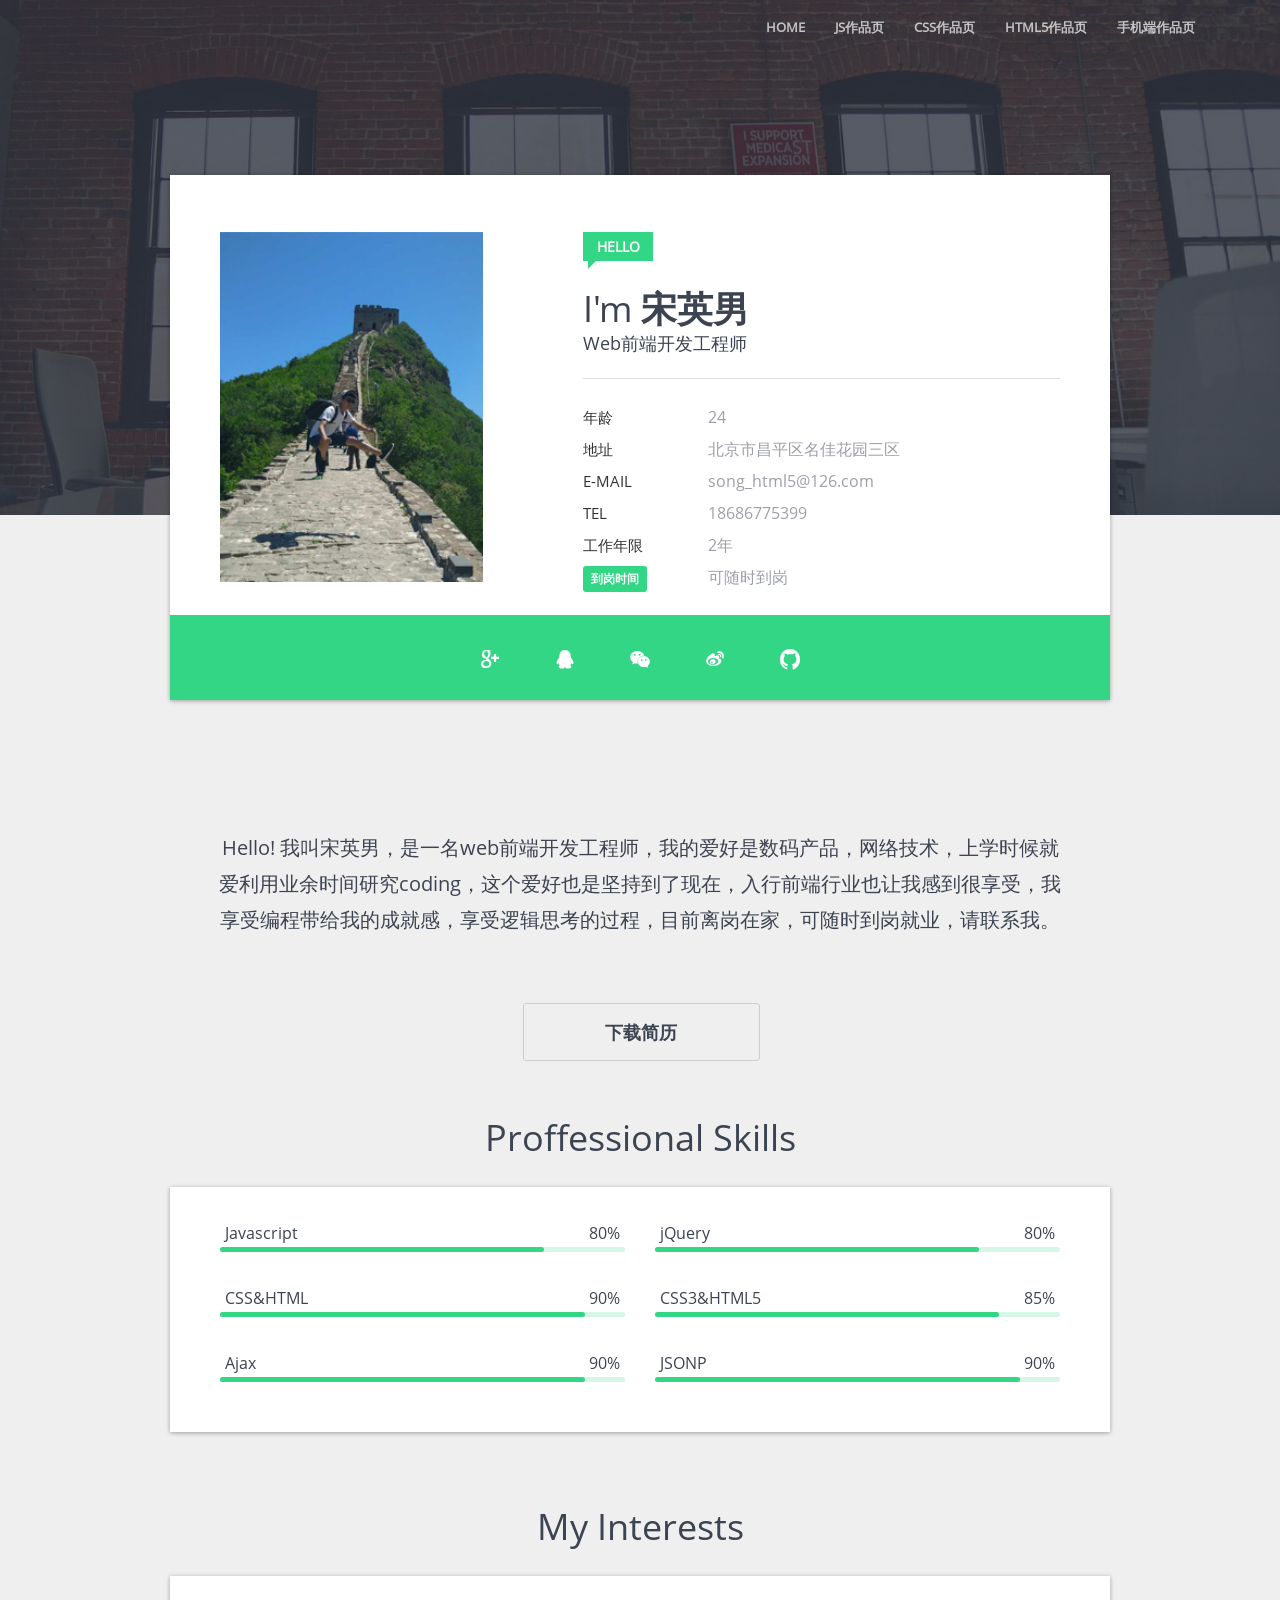
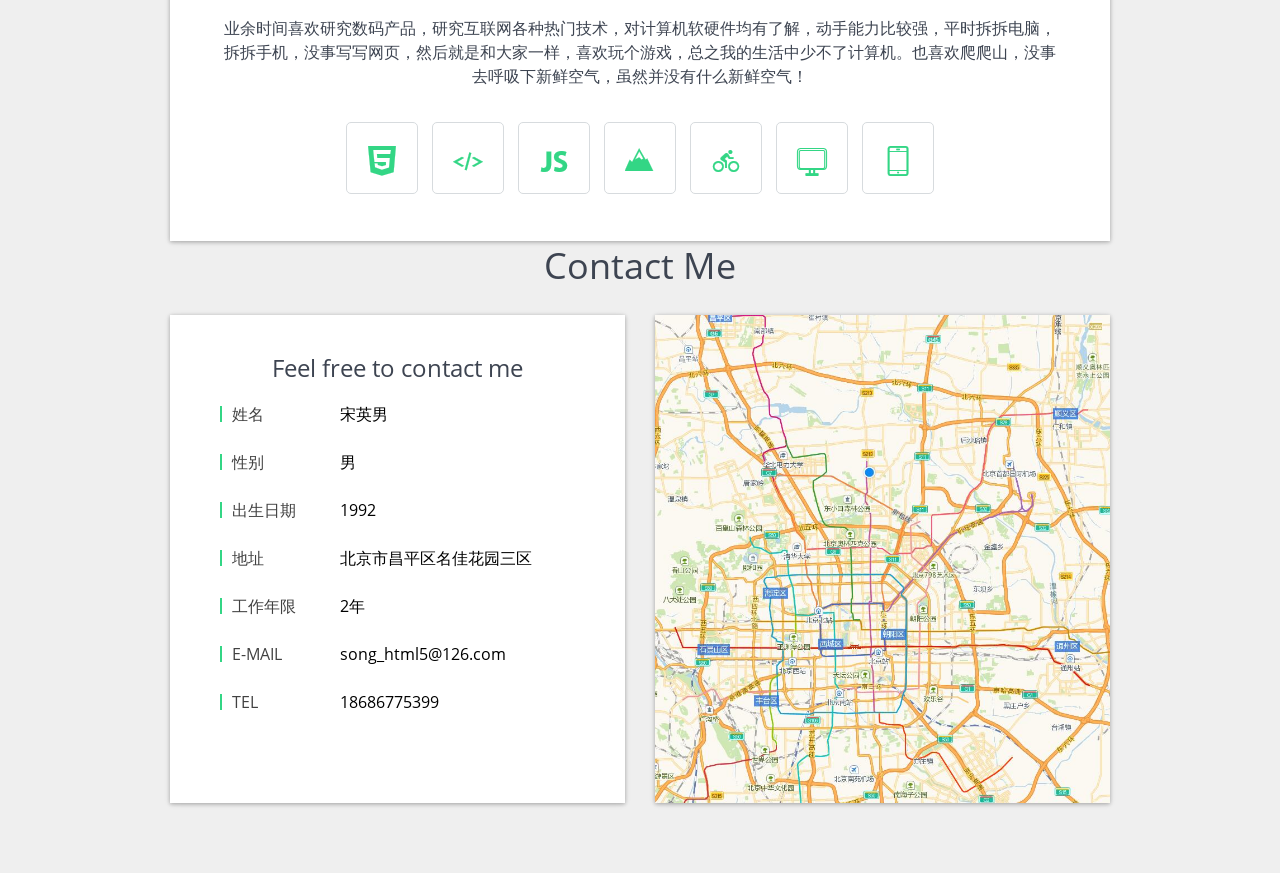
<file: credit.html>
<!DOCTYPE html>
<html lang="en">
<head>
	<meta charset="UTF-8">
	<title></title>
	<link rel="stylesheet" href="css/credit.css" />
	<link href="favicon.ico" rel="icon" type="image/x-icon" />
	<script src="js/common.js"></script>
	<script src="js/credit.js"></script>
</head>
<body>
	<header>
		<div class="nav-wrap clearfix">
			<ul class="nav clearfix">
				<li><a href="index.html">HOME</a><span class="sub-bar"></span></li>
				<li><a href="myworks-js.html">JS作品页</a><span class="sub-bar"></span></li>
				<li><a href="myworks-css.html">CSS作品页</a><span class="sub-bar"></span></li>
				<li><a href="myworks-h5.html">HTML5作品页</a><span class="sub-bar"></span></li>
				<li><a href="myworks-h5.html#app">手机端作品页</a><span class="sub-bar"></span></li>
			</ul>
		</div>
	</header>
	<section class="content">
		<div class="card animate-up objs clearfix">
			<div class="face">
				<img src="img/my.png" />
			</div>
			<div class="info">
				<div class="hello">HELLO</div>
				<h1 class="name"><span>I'm</span> 宋英男</h1>
				<h2 class="job">Web前端开发工程师</h2>
				<dl class="profile clearfix">
					<dt>年龄</dt>
					<dd>24</dd>
					<dt>地址</dt>
					<dd>北京市昌平区名佳花园三区</dd>
					<dt>E-mail</dt>
					<dd><a href="song_html5@126.com">song_html5@126.com</a></dd>
					<dt>Tel</dt>
					<dd><a href="tel:+12562548456">18686775399</a></dd>
					<dt>工作年限</dt>
					<dd>2年</dd>
					<dt class="profile-vacation"><span>到岗时间</span></dt>
					<dd>可随时到岗</dd>
				</dl>
			</div>
			<div class="social-bar">
				<ul class="social clearfix">
					<li><a target="_blank" href="https://plus.google.com/u/0/"><i class="google iconfont">&#xe609;</i></a></li>
					<li><a target="_blank" href="http://sighttp.qq.com/msgrd?v=1&uin=740122706"><i class="qq iconfont">&#xe601;</i></a></li>
					<li><a target="_blank" href="javascript:;" title="18686775399"><i class="wechat iconfont">&#xe604;</i></a></li>
					<li><a target="_blank" href="http://weibo.com/u/1683336564/home?wvr=5"><i class="weibo iconfont">&#xe600;</i></a></li>
					<li><a target="_blank" href="https://github.com/SongYingnan"><i class="github iconfont">&#xe607;</i></a></li>
				</ul>
			</div>
		</div>
		<div class="profile-text animate-up objs">
			<p>Hello! 我叫宋英男，是一名web前端开发工程师，我的爱好是数码产品，网络技术，上学时候就爱利用业余时间研究coding，这个爱好也是坚持到了现在，入行前端行业也让我感到很享受，我享受编程带给我的成就感，享受逻辑思考的过程，目前离岗在家，可随时到岗就业，请联系我。</p>
		</div>
		<div class="profile-btn animate-up objs">
			<a href="">下载简历</a>
		</div>
	</section>
	<section class="skills animate-up objs">
		<h2>Proffessional Skills</h2>
		<div class="skills-box">
			<ul class="clearfix">
				<li>
					<em class="skill-name">Javascript</em>
					<span class="percent">80%</span>
					<span class="bar-wrap">
						<i class="skill-bar objs animate-width javascript"></i>
					</span>
				</li>
				<li>
					<em class="skill-name">jQuery</em>
					<span class="percent">80%</span>
					<span class="bar-wrap">
						<i class="skill-bar objs animate-width jquery"></i>
					</span>
				</li>
				<li>
					<em class="skill-name">CSS&HTML</em>
					<span class="percent">90%</span>
					<span class="bar-wrap">
						<i class="skill-bar objs animate-width css"></i>
					</span>
				</li>
				<li>
					<em class="skill-name">CSS3&HTML5</em>
					<span class="percent">85%</span>
					<span class="bar-wrap">
						<i class="skill-bar objs animate-width css3"></i>
					</span>
				</li>
				<li>
					<em class="skill-name">Ajax</em>
					<span class="percent">90%</span>
					<span class="bar-wrap">
						<i class="skill-bar objs animate-width ajax"></i>
					</span>
				</li>
				<li>
					<em class="skill-name">JSONP</em>
					<span class="percent">90%</span>
					<span class="bar-wrap">
						<i class="skill-bar objs animate-width jsonp"></i>
					</span>
				</li>
			</ul>
		</div>
	</section>
	<section class="library animate-up objs">
		<h2>My Interests</h2>
		<div class="lib-box">
			<p>业余时间喜欢研究数码产品，研究互联网各种热门技术，对计算机软硬件均有了解，动手能力比较强，平时拆拆电脑，拆拆手机，没事写写网页，然后就是和大家一样，喜欢玩个游戏，总之我的生活中少不了计算机。也喜欢爬爬山，没事去呼吸下新鲜空气，虽然并没有什么新鲜空气！</p>
			<ul class="lib-icons clearfix">
				<li class="iconfont">&#xe60b;<span>HTML</span></li>
				<li class="iconfont">&#xe603;<span>CSS</span></li>
				<li class="iconfont">&#xe606;<span>JAVASCRIPT</span></li>
				<li class="iconfont">&#xe60a;<span>MOUNTAIN</span></li>
				<li class="iconfont">&#xe608;<span>BICYCLE</span></li>
				<li class="iconfont">&#xe605;<span>COMPUTER</span></li>
				<li class="iconfont">&#xe602;<span>PHONE</span></li>
			</ul>
		</div>
	</section>
	<!-- 这里写 -->
	<!--<section class="works animate-up objs">-->
		<!--<h2>Experiences</h2>-->
		<!--<div class="timeline">-->
			<!--&lt;!&ndash; 中间线 &ndash;&gt;-->
			<!--<div class="timeline-bar"></div>-->
			<!--&lt;!&ndash;气泡&ndash;&gt;-->
			<!--<div class="timeline-box left animate-right objs" style="left:0;top:0;" id="meme">-->
				<!--<span class="dot"></span>-->
				<!--<div class="timeline-box-inner">-->
					<!--<span class="arrow"><i></i></span>-->
					<!--<div class="date">2012.9 - 2014.8</div>-->
					<!--<h3>黑大广播台网站站长/技术部部长</h3>-->
					<!--<h4>黑龙江大学有限广播台</h4>-->
					<!--<p>大二开始创建黑大广播台网站，技术部部长兼站长，软硬通吃。写过三版广播台网站以及晨光在线官网。目前仍在运行。并无偿帮助维护。并被授予校团委所颁发的首席工程师奖牌，以及两届台标兵。</p>-->
				<!--</div>-->
			<!--</div>-->
			<!--<div class="timeline-box right animate-left objs" style="right:0;top:70px;">-->
				<!--<span class="dot"></span>-->
				<!--<div class="timeline-box-inner">-->
					<!--<span class="arrow"><i></i></span>-->
					<!--<div class="date">2014.7 - 2015.11</div>-->
					<!--<h3>前端工程师（实习）</h3>-->
					<!--<h4>明基电通有限公司</h4>-->
					<!--<p>校招第一份offer，帮助重构web页面，静态页面布局。根据设计师以及产品的需求完成网页的效和功能。主要负责各个投影仪的功能介绍页面。</p>-->
				<!--</div>-->
			<!--</div>-->
			<!--<div class="timeline-box left animate-right objs" style="left:0;top:288px;">-->
				<!--<span class="dot"></span>-->
				<!--<div class="timeline-box-inner">-->
					<!--<span class="arrow"><i></i></span>-->
					<!--<div class="date">2015.11 - 2016.3</div>-->
					<!--<h3>网站产品专员/金牌体验师</h3>-->
					<!--<h4>小米科技有限责任公司</h4>-->
					<!--<p>参与内网的米户外项目，小米family项目并被选为金牌体验师，参与小米5、MAX、电视3以及GIMC互联网大会等活动。</p>-->
				<!--</div>-->
			<!--</div>-->
			<!--<div class="timeline-box right animate-left objs" style="right:0;top:358px;">-->
				<!--<span class="dot"></span>-->
				<!--<div class="timeline-box-inner">-->
					<!--<span class="arrow"><i></i></span>-->
					<!--<div class="date">2016.3 - 2016.10</div>-->
					<!--<h3>前端开发工程师</h3>-->
					<!--<h4>汇添富基金有限责任公司</h4>-->
					<!--<p>猎头推荐去的一家互联网金融公司，参与编写PC端官网和移动端官网，以及编写理财相关的HTML5小游戏。</p>-->
				<!--</div>-->
			<!--</div>-->
			<!--<div class="timeline-box left animate-right objs" style="left:0;top:576px;">-->
				<!--<span class="dot"></span>-->
				<!--<div class="timeline-box-inner">-->
					<!--<span class="arrow"><i></i></span>-->
					<!--<div class="date">2016.10 - now</div>-->
					<!--<h3>web前端工程师</h3>-->
					<!--<h4>waiting for you</h4>-->
					<!--<p>未完待续、广告位招租 …^_^</p>-->
				<!--</div>-->
			<!--</div>-->
		<!--</div>-->
		<!--</section>-->
	<!--</section>-->
	<!--<section class="works chief animate-up objs">-->
		<!--<h2>Education</h2>-->
		<!--<div class="timeline">-->
			<!--&lt;!&ndash; 中间线 &ndash;&gt;-->
			<!--<div class="timeline-bar"></div>-->
			<!--&lt;!&ndash;气泡&ndash;&gt;-->
			<!--<div class="timeline-box left animate-right objs" style="left:0;top:0;">-->
				<!--<span class="dot"></span>-->
				<!--<div class="timeline-box-inner">-->
					<!--<span class="arrow"><i></i></span>-->
					<!--<div class="date">2011 - 2015</div>-->
					<!--<h3>全日制大学本科</h3>-->
					<!--<h4>黑龙江大学</h4>-->
				<!--</div>-->
			<!--</div>-->
			<!--<div class="timeline-box right animate-left objs" style="right:0;top:70px;">-->
				<!--<span class="dot"></span>-->
				<!--<div class="timeline-box-inner">-->
					<!--<span class="arrow"><i></i></span>-->
					<!--<div class="date">2015</div>-->
					<!--<h3>web前端网络课程</h3>-->
					<!--<h4>网易云课堂前端微专业</h4>-->
				<!--</div>-->
			<!--</div>-->
			<!--<div class="timeline-box left animate-right objs" style="left:0;top:200px;">-->
				<!--<span class="dot"></span>-->
				<!--<div class="timeline-box-inner">-->
					<!--<span class="arrow"><i></i></span>-->
					<!--<div class="date">2015暑期</div>-->
					<!--<h3>web前端网络课程</h3>-->
					<!--<h4>百度IFE 2015 summer网络课程</h4>-->
				<!--</div>-->
			<!--</div>-->
			<!--<div class="timeline-box right animate-left objs" style="right:0;top:270px;">-->
				<!--<span class="dot"></span>-->
				<!--<div class="timeline-box-inner">-->
					<!--<span class="arrow"><i></i></span>-->
					<!--<div class="date">2015.11</div>-->
					<!--<h3>HTML5 & CSS3</h3>-->
					<!--<h4>智能社</h4>-->
				<!--</div>-->
			<!--</div>-->
			<!--<div class="timeline-box left animate-right objs" style="left:0;top:400px;">-->
				<!--<span class="dot"></span>-->
				<!--<div class="timeline-box-inner">-->
					<!--<span class="arrow"><i></i></span>-->
					<!--<div class="date">2015.12</div>-->
					<!--<h3>前端开发工程师</h3>-->
					<!--<h4>恩，广告位招租</h4>-->
				<!--</div>-->
			<!--</div>-->
		<!--</div>-->
	<!--</section>-->
	<section class="contact clearfix animate-up objs">
		<h2>Contact Me</h2>
		<div class="my-info">
			<h3>Feel free to contact me</h3>
			<dl class="clearfix">
				<dt>姓名<i></i></dt>
				<dd>宋英男</dd>
				<dt>性别<i></i></dt>
				<dd>男</dd>
				<dt>出生日期<i></i></dt>
				<dd>1992</dd>
				<dt>地址<i></i></dt>
				<dd>北京市昌平区名佳花园三区</dd>
				<dt>工作年限<i></i></dt>
				<dd>2年</dd>
				<dt>E-MAIL<i></i></dt>
				<dd>song_html5@126.com</dd>
				<dt>TEL<i></i></dt>
				<dd>18686775399</dd>
			</dl>
		</div>
		<div class="loca">
			<img src="img/map.jpg" width="455" height="488" title="由于地图API受控于HTTPS限制，所以取消引入"/>
		</div>
	</section>
</body>
</html>
</file>
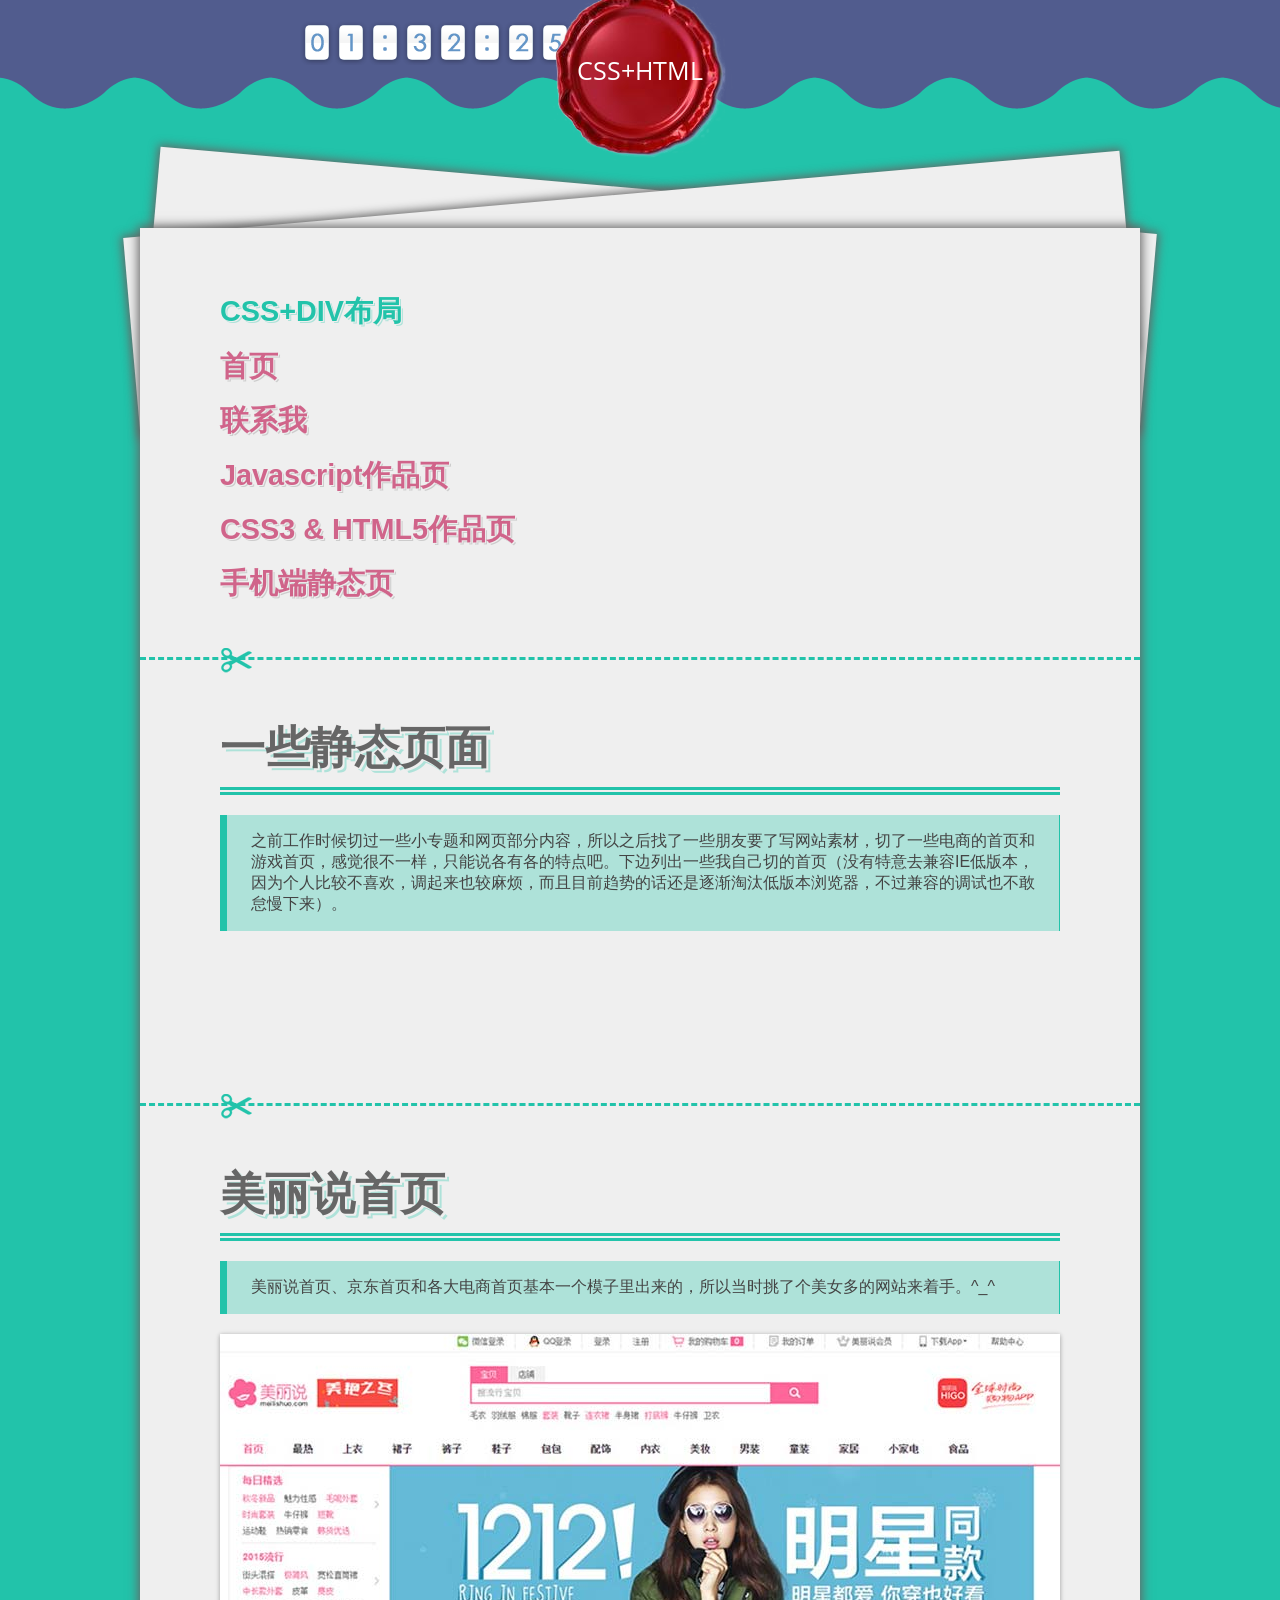
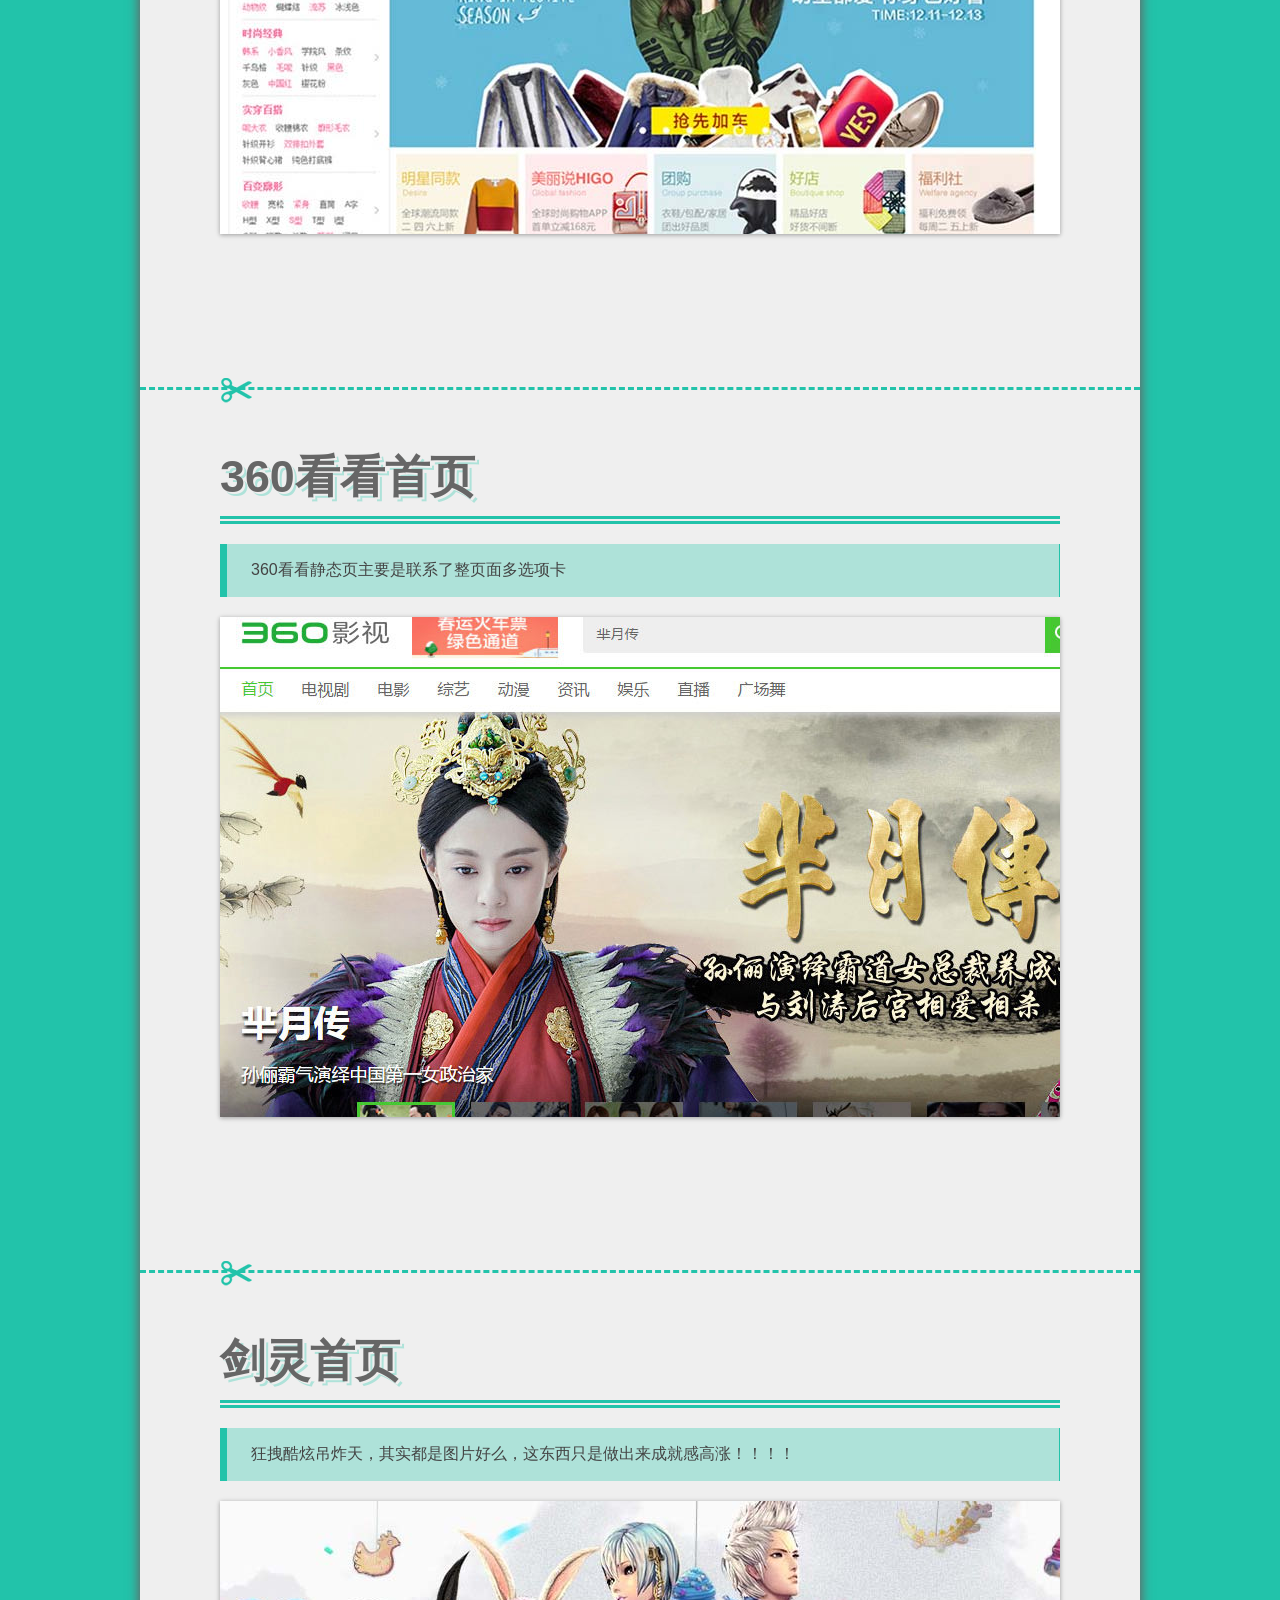
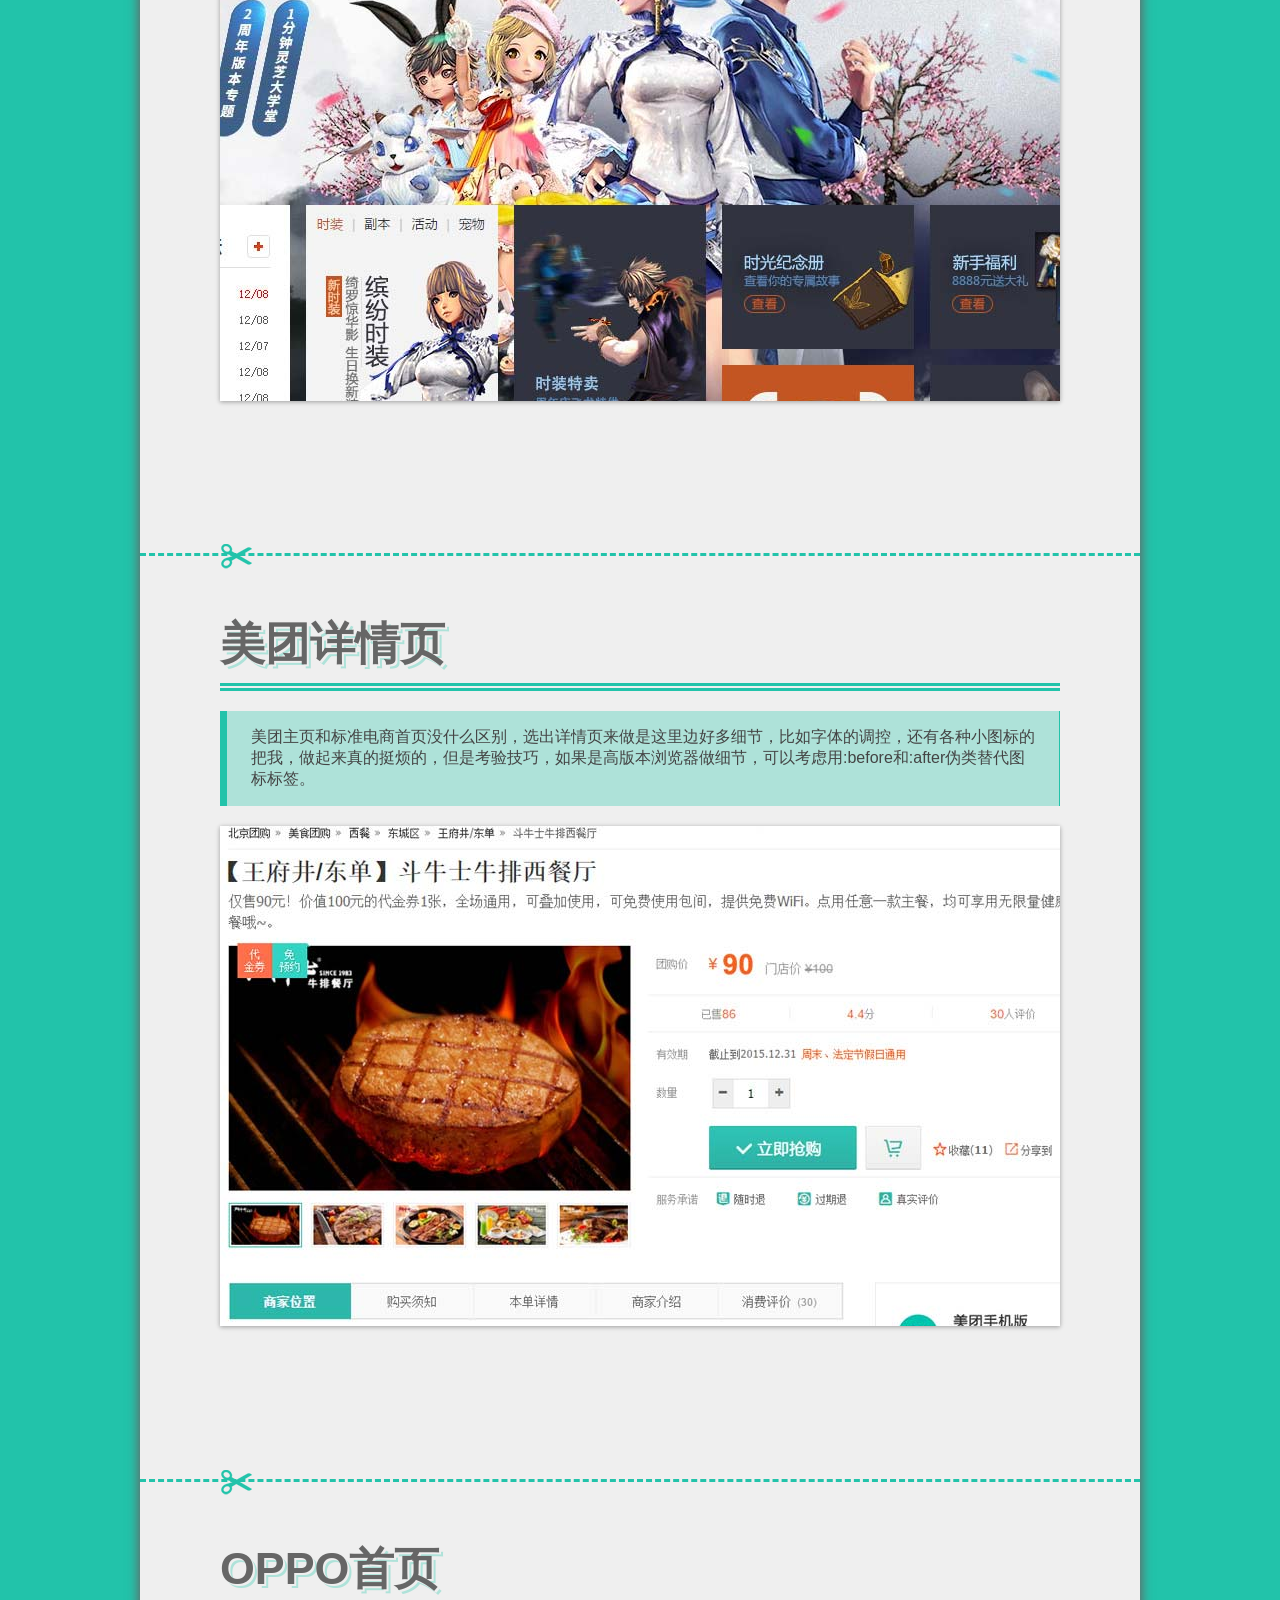
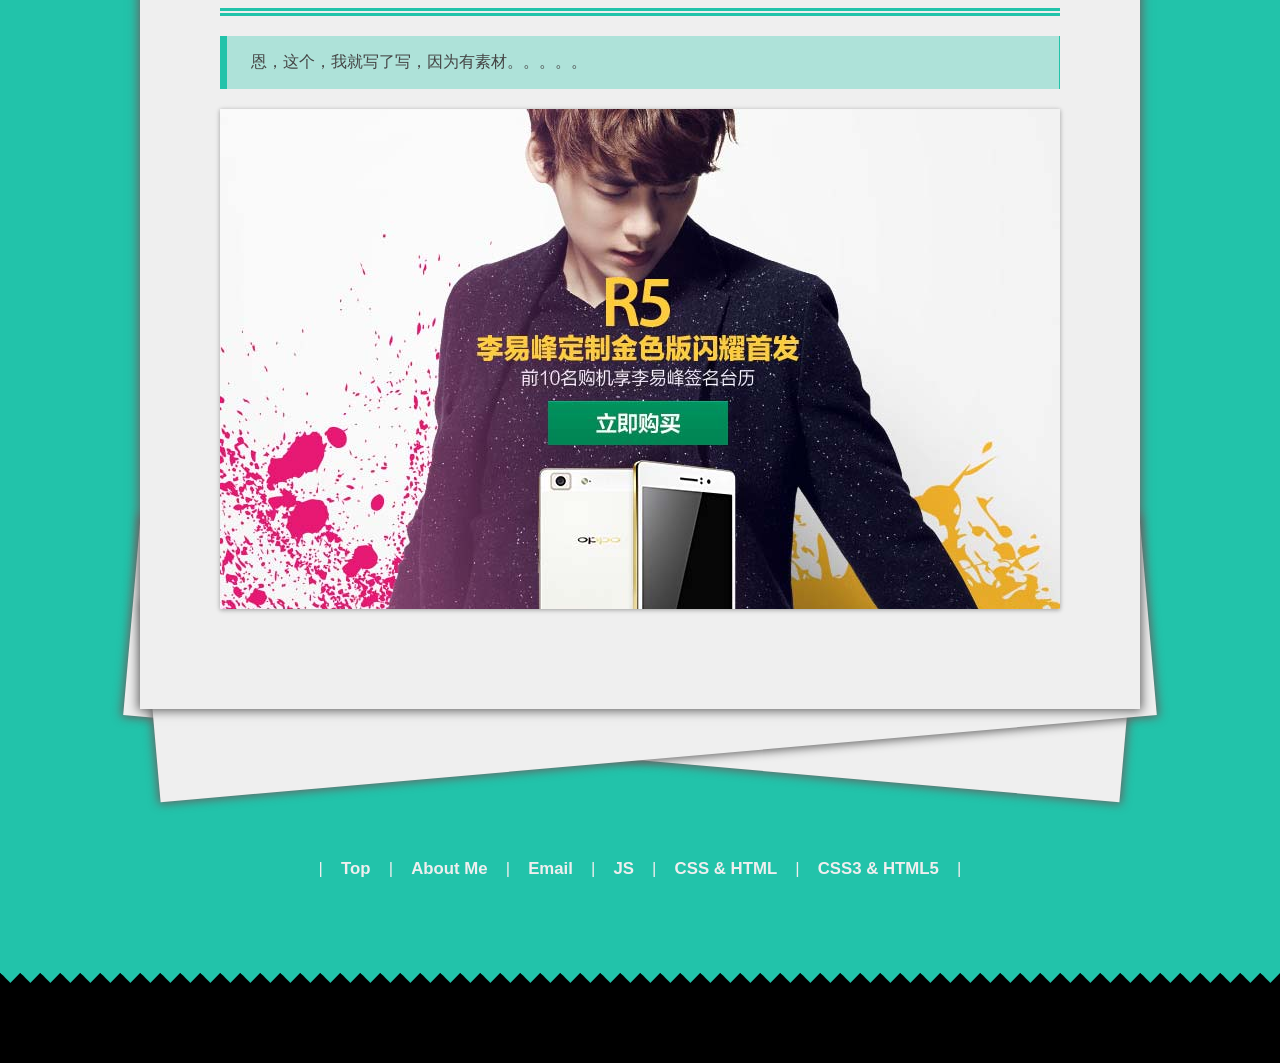
<file: myworks-css.html>
<!DOCTYPE html>
<html lang="en">
<head>
	<meta charset="UTF-8">
	<title>宋英男</title>
	<link rel="stylesheet" href="css/myworks.css" />
	<link href="favicon.ico" rel="icon" type="image/x-icon" />
	<script src="js/common.js"></script>
	<script src="js/move.js"></script>
	<script src="js/highlight.min.js"></script>
	<script>hljs.initHighlightingOnLoad();</script> 
	<script>
	'use strict';
	window.onload = function(){
		var oClock = document.querySelector('#clock');
		var aImg = oClock.getElementsByTagName('img');
		function tick(){
			var oDate = new Date();
			var h = oDate.getHours();
			var m = oDate.getMinutes();
			var s = oDate.getSeconds();
			var str = toDou(h)+toDou(m)+toDou(s);
			for(var i=0;i<aImg.length;i++){
				//aImg[i].style.top=-35*str.charAt(i)+'px';
				startMove(aImg[i],{top:-35*str.charAt(i)},{time:300});
			}
		}
		tick();
		setInterval(tick,1000);
		;(function(){
			var oScroll = document.getElementById("scrollTop");
var oL2 = oScroll.children[0];
var oL3 = oScroll.children[1];
var oL4 = oScroll.children[2];
var bOk = false;
var timer = null;
function fnScrollTop(ev) {
    if (bOk) {
        return
    }
    var scrollTop = document.documentElement.scrollTop || document.body.scrollTop;
    if (scrollTop >= 100) {
        oScroll.style.opacity = 1
    } else {
        oScroll.style.opacity = 0
    }
}
window.addEventListener("scroll", fnScrollTop, false);
window.addEventListener("load", fnScrollTop, false);
window.addEventListener("resize", fnScrollTop, false);
oScroll.onclick = function() {
    addClass(this, "on");
    bOk = true;
    oScroll.style.WebkitTransition = "0.5s all ease-in";
    oScroll.style.MozTransition = "0.5s all ease-in";
    oScroll.style.msTransition = "0.5s all ease-in";
    oScroll.style.transition = "0.5s all ease-in";
    setTimeout(function() {
        oScroll.style.WebkitTransform = "translateY(-3000px)";
        oScroll.style.MozTransform = "translateY(-3000px)";
        oScroll.style.msTransform = "translateY(-3000px)";
        oScroll.style.transform = "translateY(-3000px)";
    },
    300);
    var scrollTop = document.documentElement.scrollTop || document.body.scrollTop;
    var clientHeight = document.documentElement.clientHeight || document.body.clientHeight;
    var start = scrollTop;
    var iTarget = 0;
    var dis = iTarget - start;
    var time = 1000;
    var count = Math.floor(1000 / 30);
    var n = 0;
    timer = setInterval(function() {
        n++;
        var a = 1 - n / count;
        var cur = start + dis * (1 - Math.pow(a, 3));
        document.documentElement.scrollTop = document.body.scrollTop = cur;
        if (n == count) {
            clearInterval(timer);
            removeClass(oScroll, "on");
            oScroll.style.WebkitTransition = "";
            oScroll.style.MozTransition = "";
            oScroll.style.msTransition = "";
            oScroll.style.transition = "";
            oScroll.style.WebkitTransform = "translateY(0)";
            oScroll.style.MozTransform = "translateY(0)";
            oScroll.style.msTransform = "translateY(0)";
            oScroll.style.transform = "translateY(0)";
            oScroll.style.opacity = 0;
            bOk = false
        }
    },
    30)
};
var oTT = document.querySelector(".toptop");
oTT.onclick = function() {
    document.documentElement.scrollTop = document.body.scrollTop = 0
}
		})();
	};
	</script>
</head>
<body>
	<header>
		<ul id="clock">
			<li><img src="img/num.png" /></li>
			<li><img src="img/num.png" /></li>
		    <li class="dotdot"></li>
			<li><img src="img/num.png" /></li>
			<li><img src="img/num.png" /></li>
		    <li class="dotdot"></li>
			<li><img src="img/num.png" /></li>
			<li><img src="img/num.png" /></li>
		</ul>
		<div class="nav">
			<ul>
				<li><a href="index.html"></a></li>
				<li><a href="index.html"></a></li>
				<li><a href="index.html"></a></li>
			</ul>
		</div>
		<div class="point">CSS+HTML</div>
		<div class="hd-bot"></div>
	</header>
	<div class="content">
		<div class="rotLeft rotTop pageBack"></div>
		<div class="rotRight rotTop pageBack"></div>
		<div class="container page cn">
			<section class="main-tit">
				<h2 class="subtitle">CSS+DIV布局</h2>
				<h2 class="subtitle"><a href="index.html">首页</a></h2>
				<h2 class="subtitle"><a href="credit.html">联系我</a></h2>
				<h2 class="subtitle"><a href="myworks-js.html">Javascript作品页</a></h2>
				<h2 class="subtitle"><a href="myworks-h5.html">CSS3 & HTML5作品页</a></h2>
				<h2 class="subtitle"><a href="myworks-h5.html#app">手机端静态页</a></h2>
				<div class="scissors"></div>
				<div class="pageTitle">一些静态页面</div>
				<blockquote><p>之前工作时候切过一些小专题和网页部分内容，所以之后找了一些朋友要了写网站素材，切了一些电商的首页和游戏首页，感觉很不一样，只能说各有各的特点吧。下边列出一些我自己切的首页（没有特意去兼容IE低版本，因为个人比较不喜欢，调起来也较麻烦，而且目前趋势的话还是逐渐淘汰低版本浏览器，不过兼容的调试也不敢怠慢下来）。</p></blockquote>
			</section>
			<!-- css -->
			<section class="main-tit">
				<div class="scissors"></div>
				<div class="pageTitle">美丽说首页</div>
				<blockquote><p>美丽说首页、京东首页和各大电商首页基本一个模子里出来的，所以当时挑了个美女多的网站来着手。^_^</p></blockquote>
				<div class="web-bg">
					<a href="websites/meilishuo/index.html" target="_blank"><img src="img/meilishuo.jpg" /></a>
				</div>
			</section>
			<section class="main-tit">
				<div class="scissors"></div>
				<div class="pageTitle">360看看首页</div>
				<blockquote><p>360看看静态页主要是联系了整页面多选项卡</p></blockquote>
				<div class="web-bg">
					<a href="websites/360kan/index.html" target="_blank"><img src="img/360.jpg" /></a>
				</div>
			</section>
			<section class="main-tit">
				<div class="scissors"></div>
				<div class="pageTitle">剑灵首页</div>
				<blockquote><p>狂拽酷炫吊炸天，其实都是图片好么，这东西只是做出来成就感高涨！！！！</p></blockquote>
				<div class="web-bg">
					<a href="websites/blade-soul/index.html" target="_blank"><img src="img/jianling.jpg" /></a>
				</div>
			</section>
			<section class="main-tit">
				<div class="scissors"></div>
				<div class="pageTitle">美团详情页</div>
				<blockquote><p>美团主页和标准电商首页没什么区别，选出详情页来做是这里边好多细节，比如字体的调控，还有各种小图标的把我，做起来真的挺烦的，但是考验技巧，如果是高版本浏览器做细节，可以考虑用:before和:after伪类替代图标标签。</p></blockquote>
				<div class="web-bg">
					<a href="websites/meituan/index.html" target="_blank"><img src="img/meituan.jpg" /></a>
				</div>
			</section>
			<section class="main-tit">
				<div class="scissors"></div>
				<div class="pageTitle">OPPO首页</div>
				<blockquote><p>恩，这个，我就写了写，因为有素材。。。。。</p></blockquote>
				<div class="web-bg">
					<a href="websites/OPPO/index.html" target="_blank"><img src="img/oppo.jpg" /></a>
				</div>
			</section>
		</div>
		<div class="rotLeft rotBottom pageBack"></div>
		<div class="rotRight rotBottom pageBack"></div>
	</div>
	<div id="footer-nav">
        | <a href="#" class="toptop">Top</a> | 
        <a href="credit.html">About Me</a> |
        <a href="mailto:songhtml5@126.com" target="_blank">Email</a> |
        <a href="myworks-js.html">JS</a> |
        <a href="myworks-css.html">CSS & HTML</a> | 
        <a href="myworks-h5.html">CSS3 & HTML5</a> |
    </div>
	<div id="footer-follow">
		<a class="footer-follow-element footer-follow-google" href="https://plus.google.com/u/0/" target="_blank" title="Follow me on Google Plus"></a>
		<a class="footer-follow-element footer-follow-github" href="https://github.com/songyingnan" target="_blank" title="Follow me on GitHub"></a>
		<a class="footer-follow-element footer-follow-weibo" href="http://weibo.com/1683336564/profile?rightmod=1&wvr=6&mod=personinfo&is_all=1" target="_blank" title="Follow me on Sina Weibo"></a>
	</div>
	<footer>
		<div id="footerImg"></div>
	</footer>
	<div id="scrollTop" >
		<span class="level2"></span>
		<span class="level3"></span>
		<span class="level4"></span>
	</div>
</body>
</html>
</file>
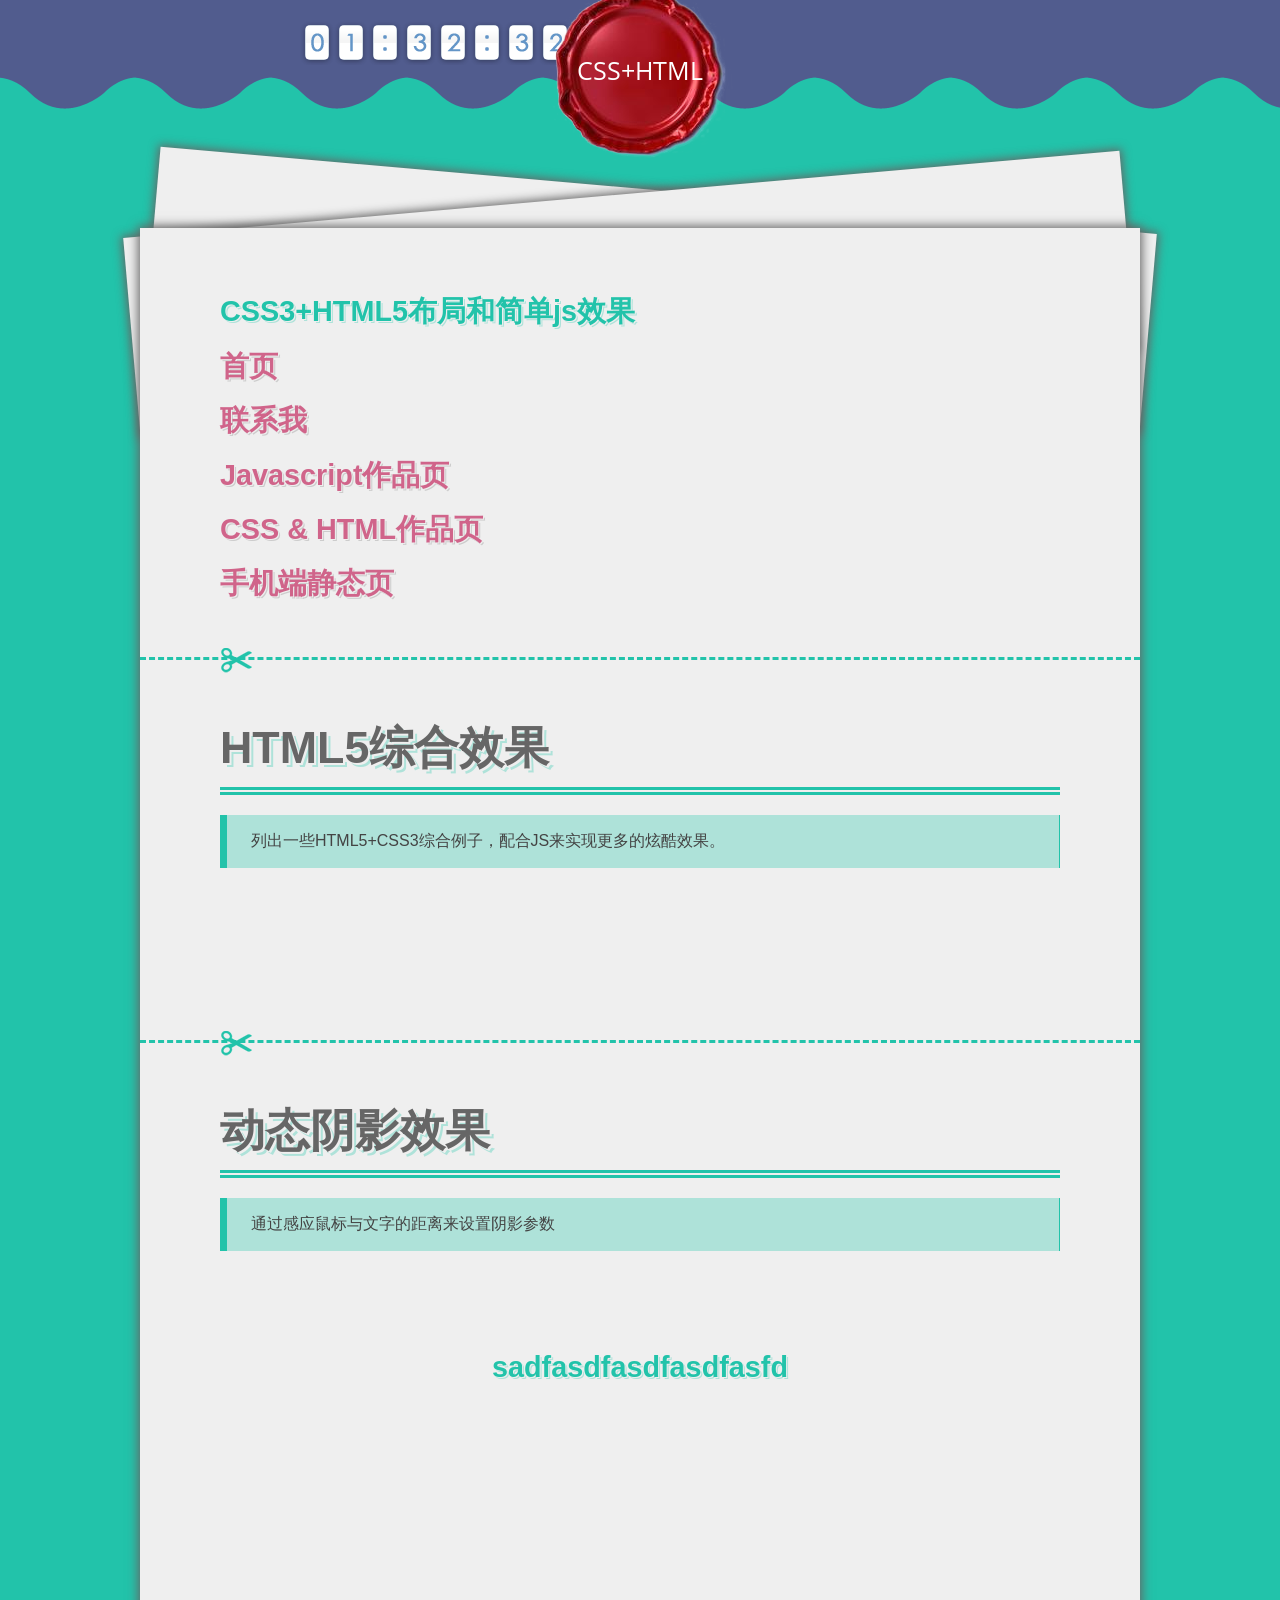
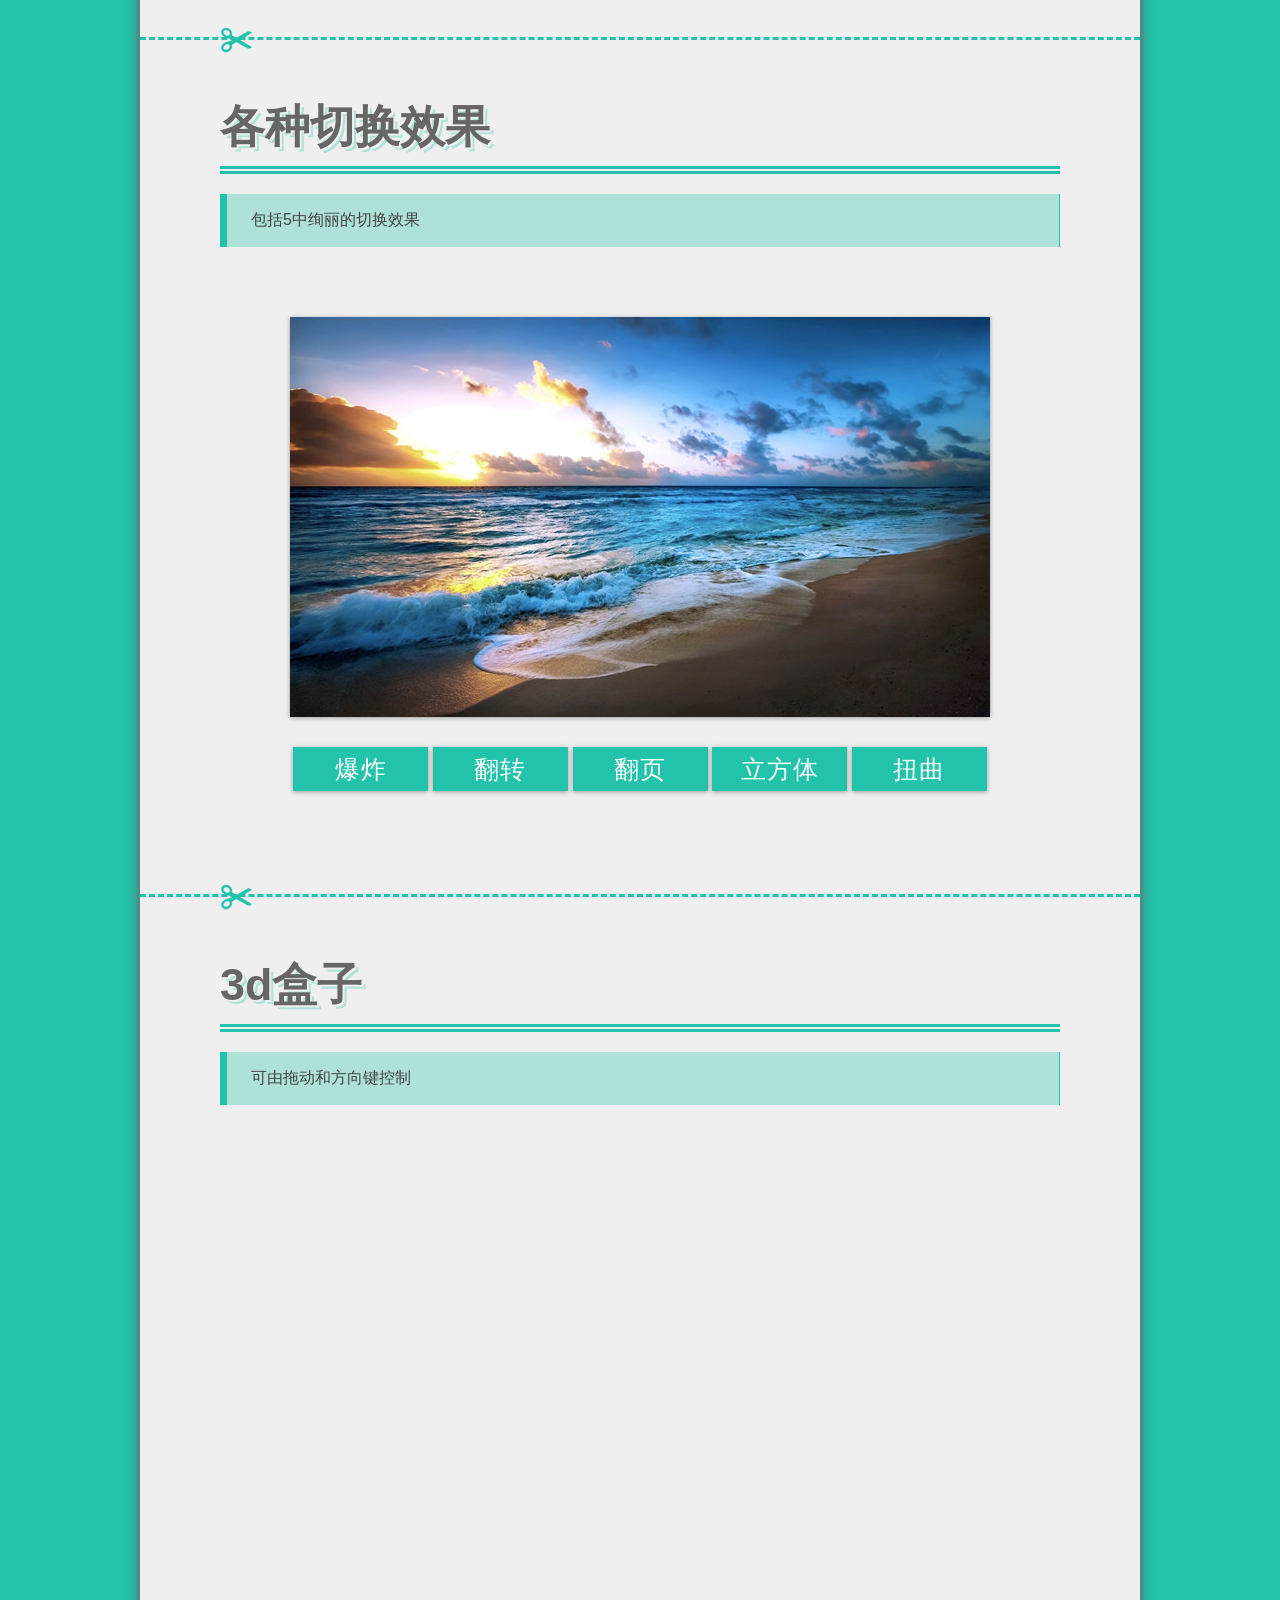
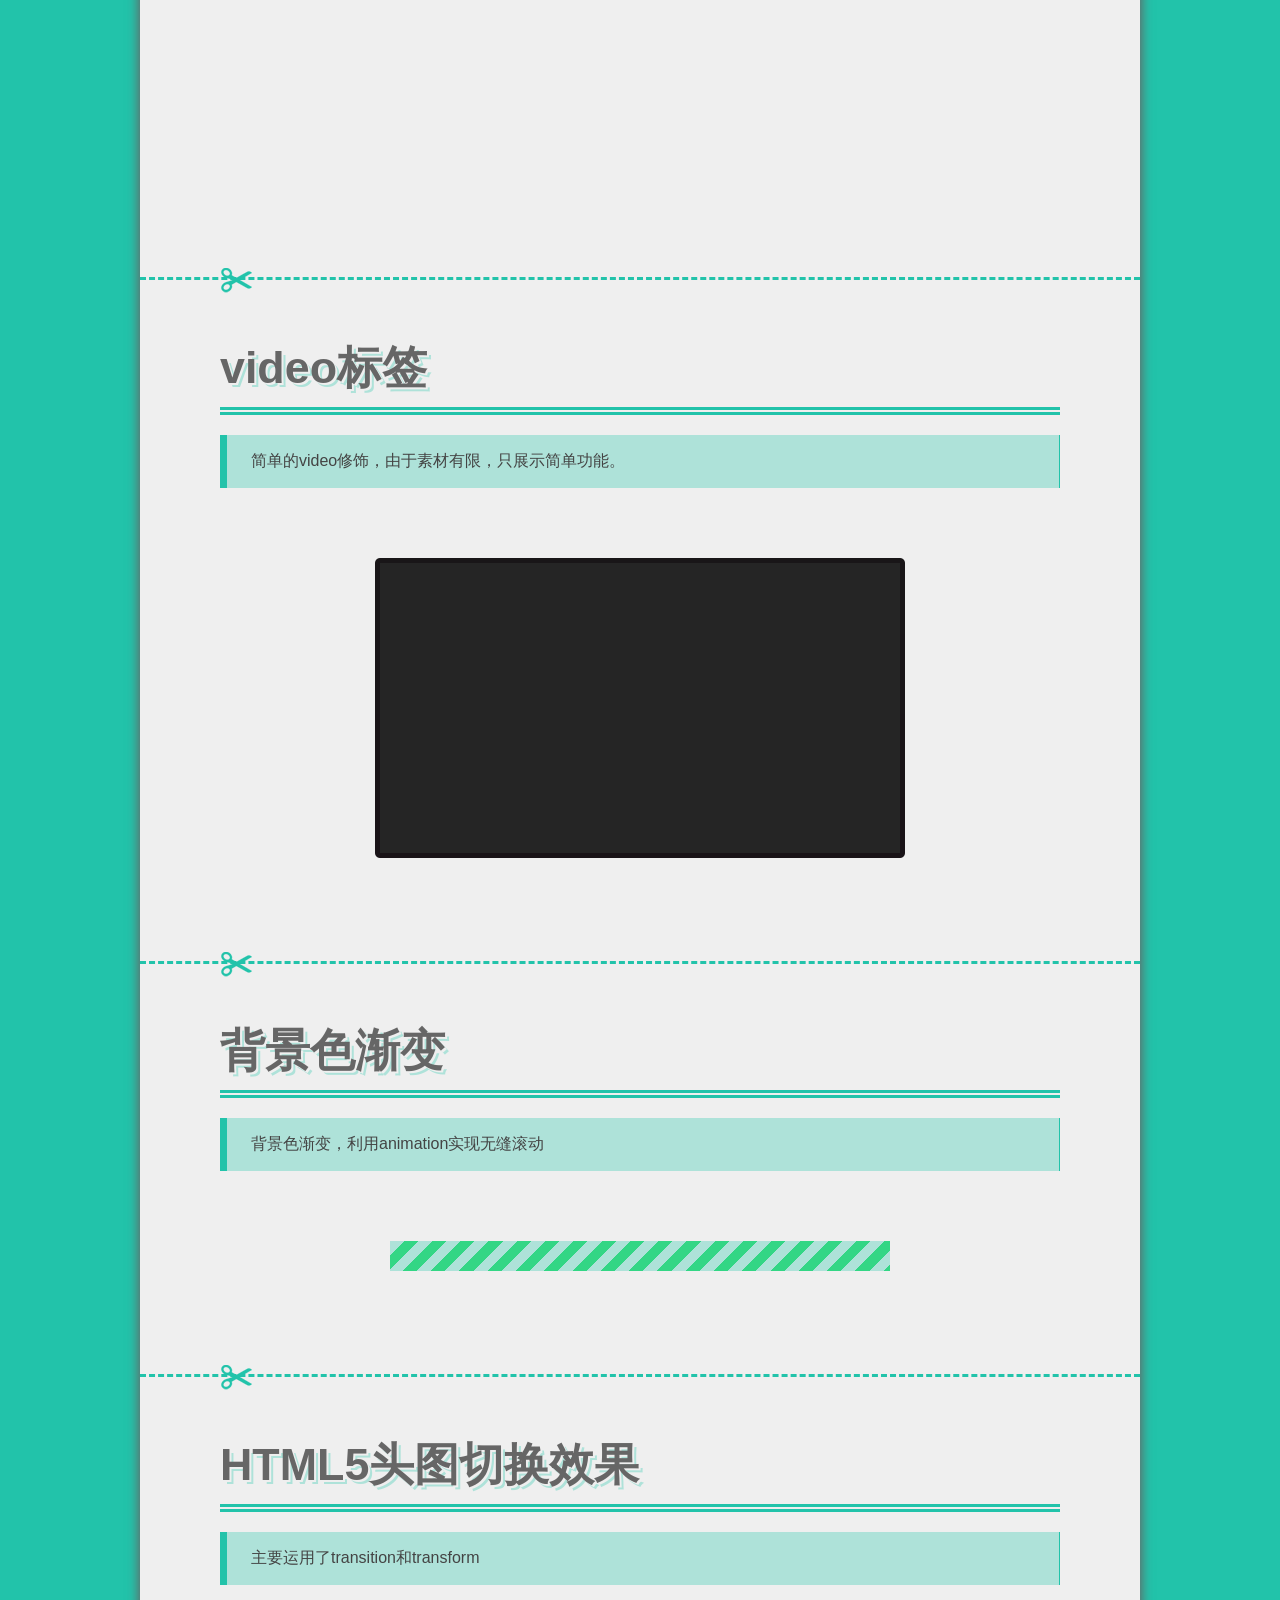
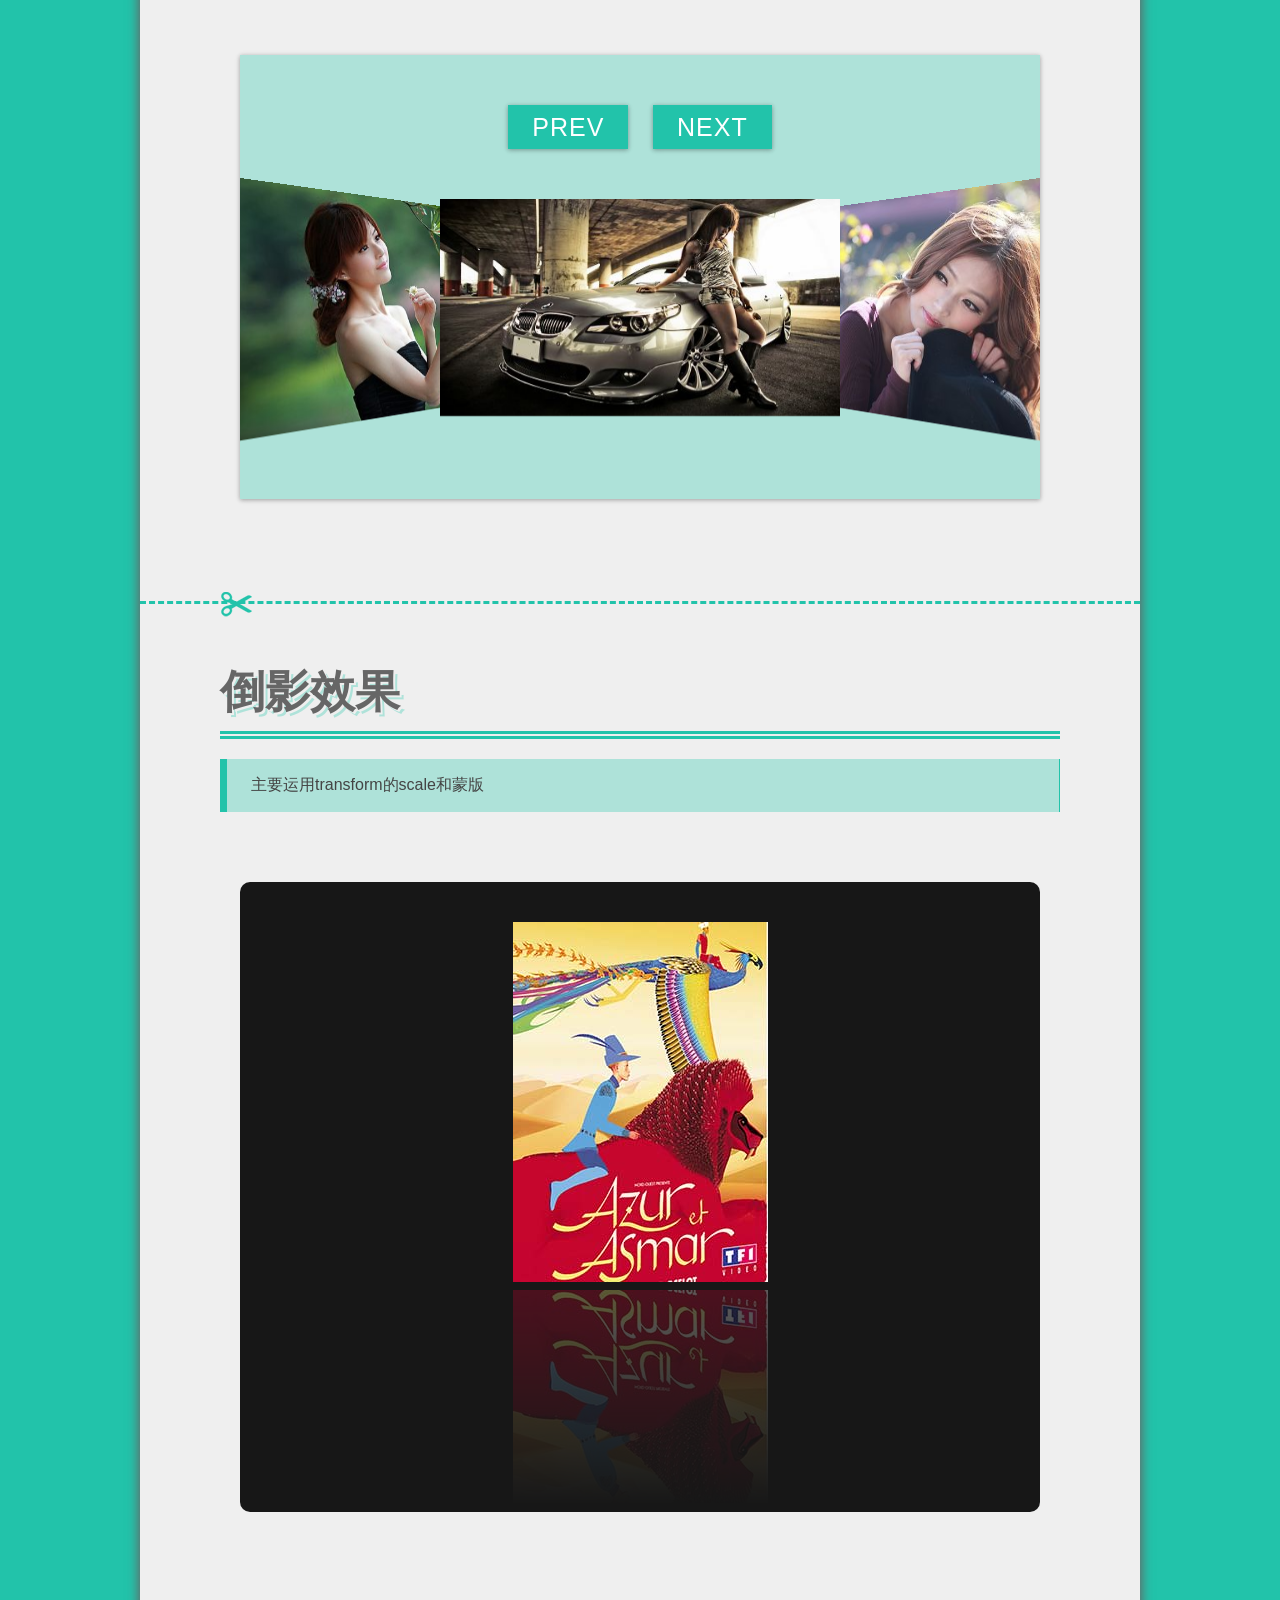
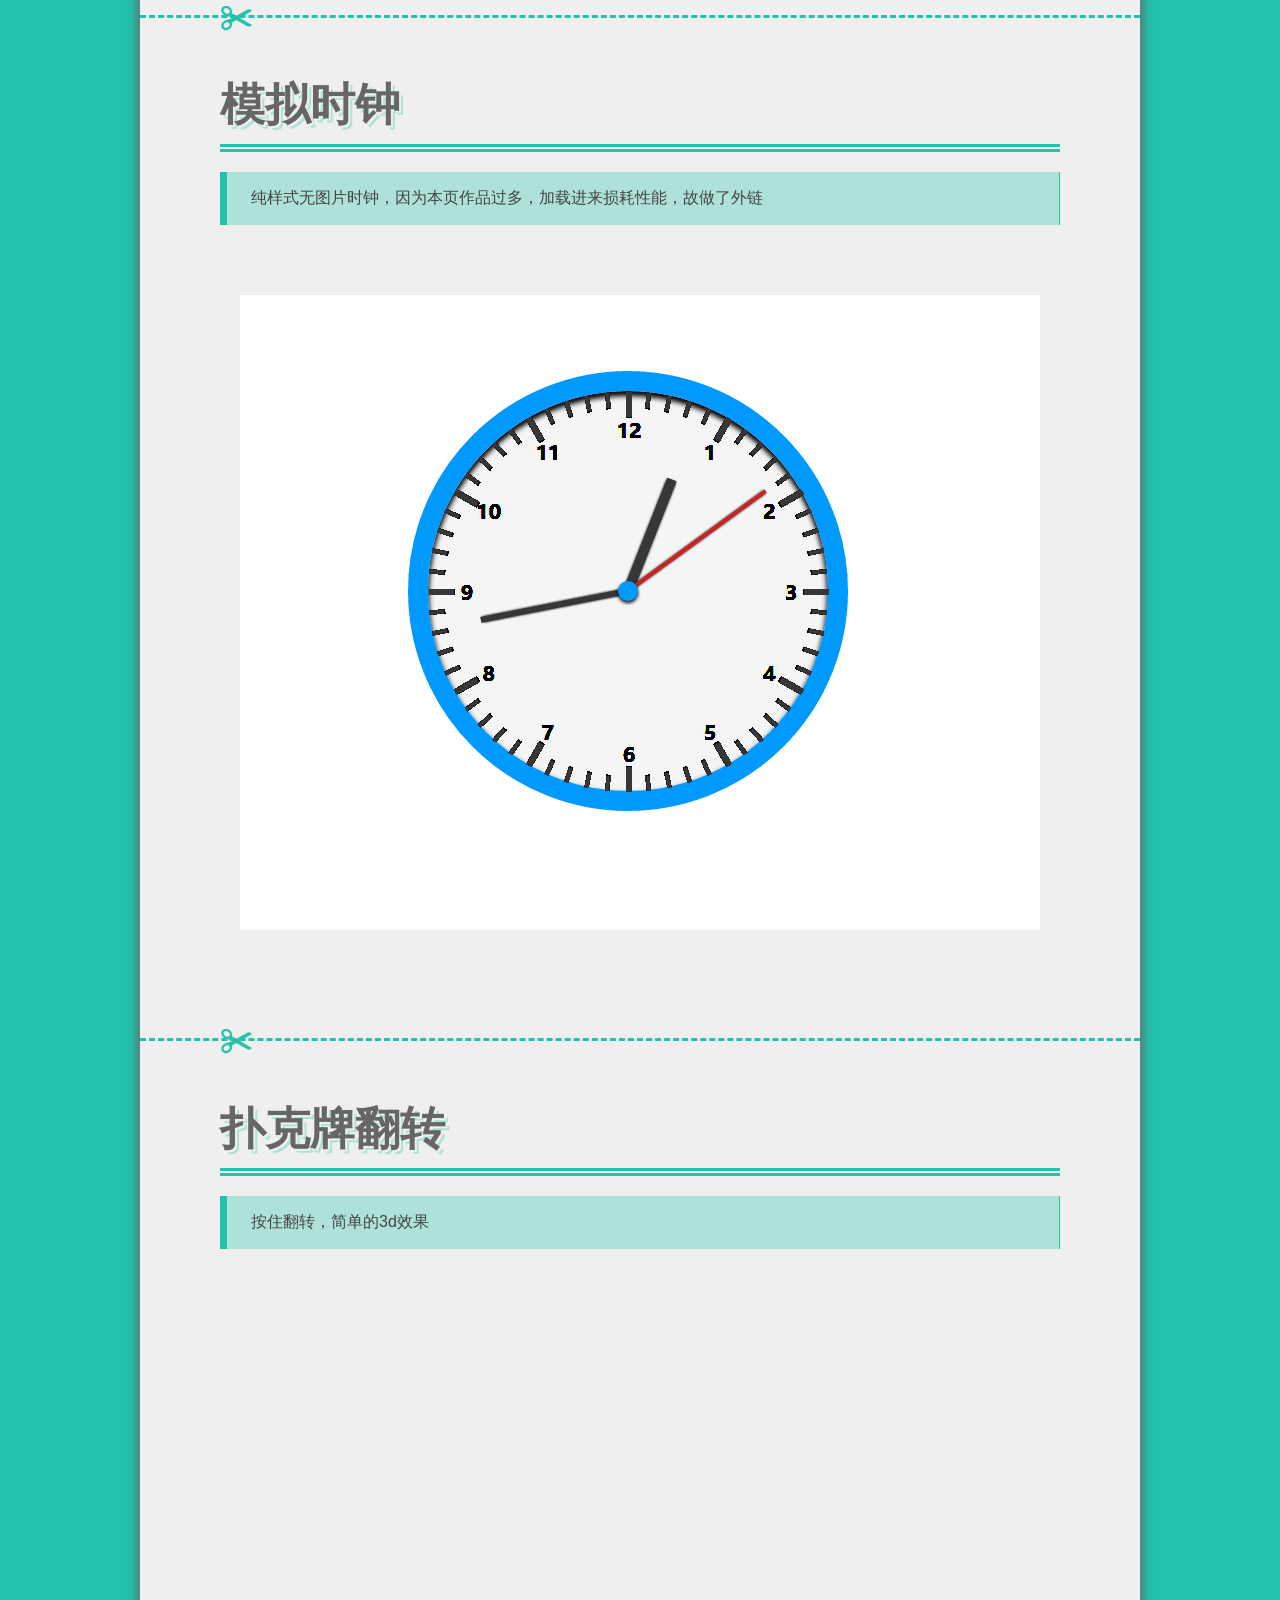
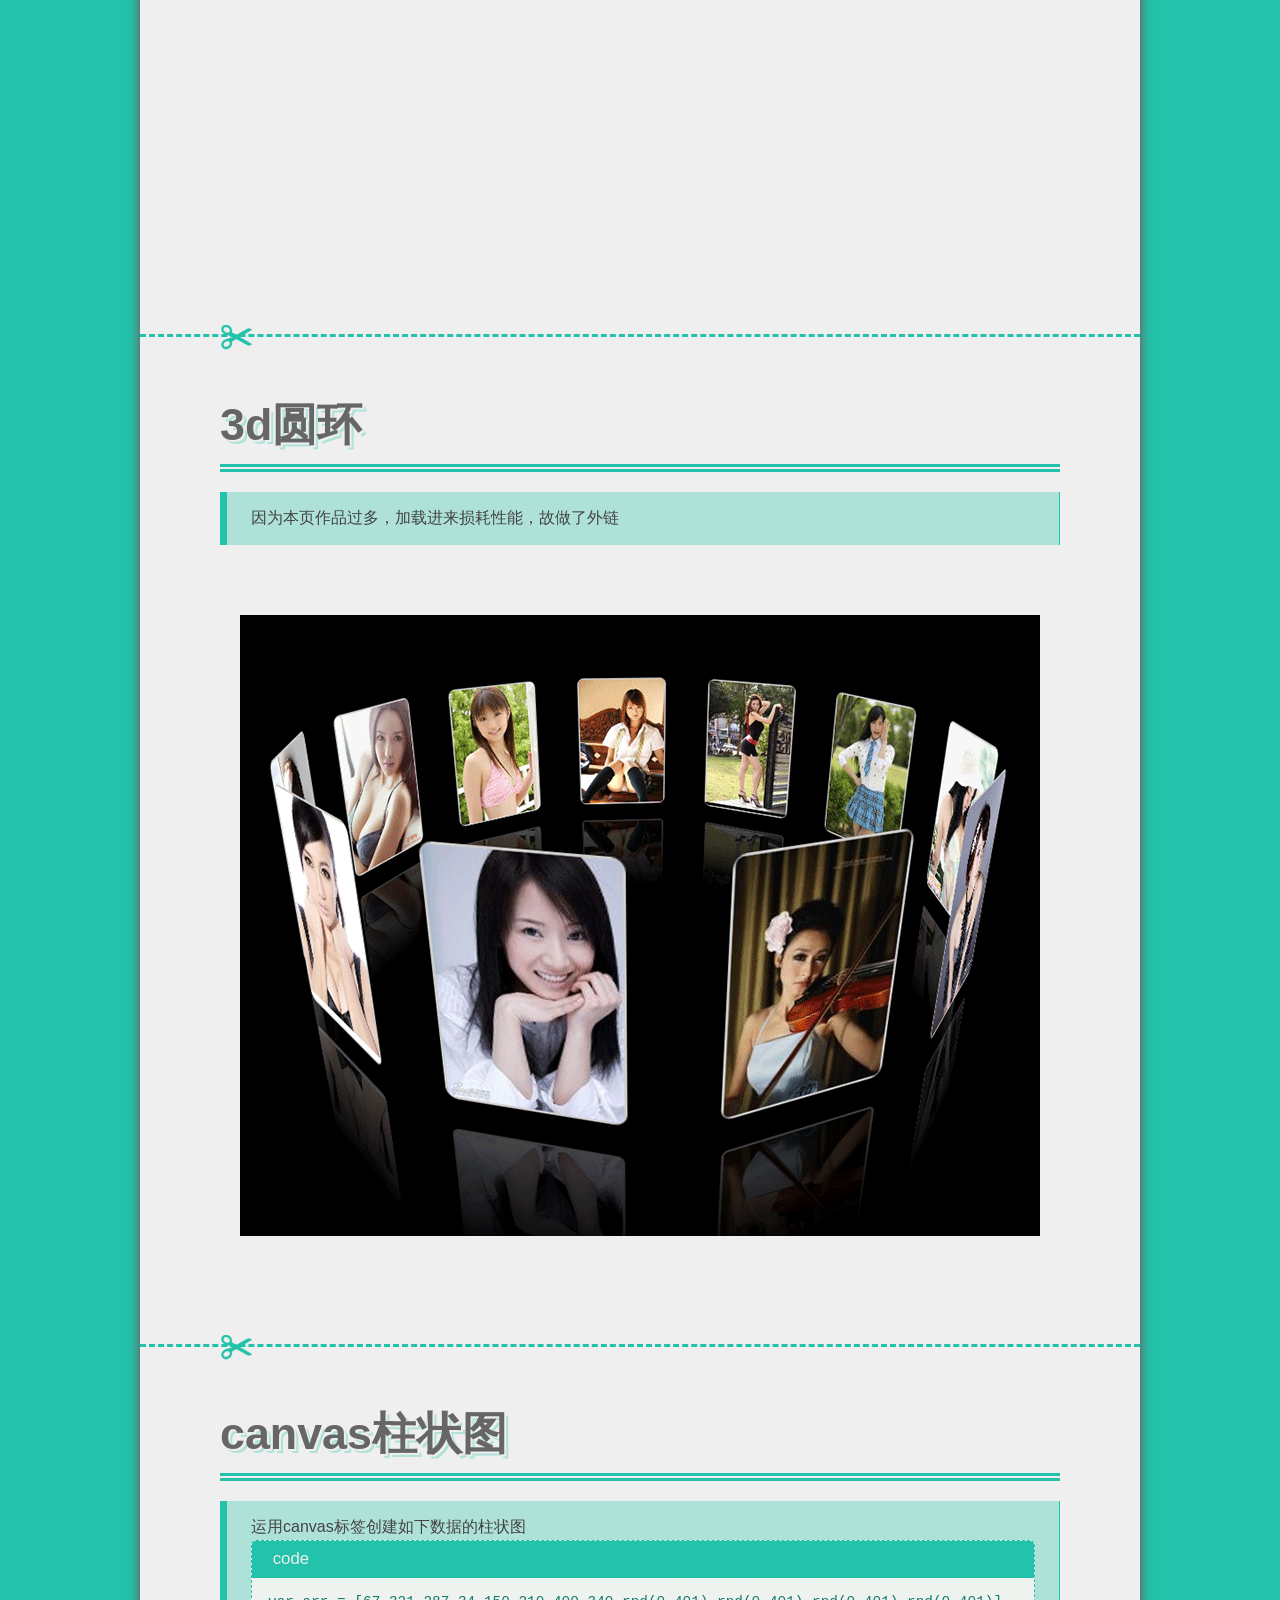
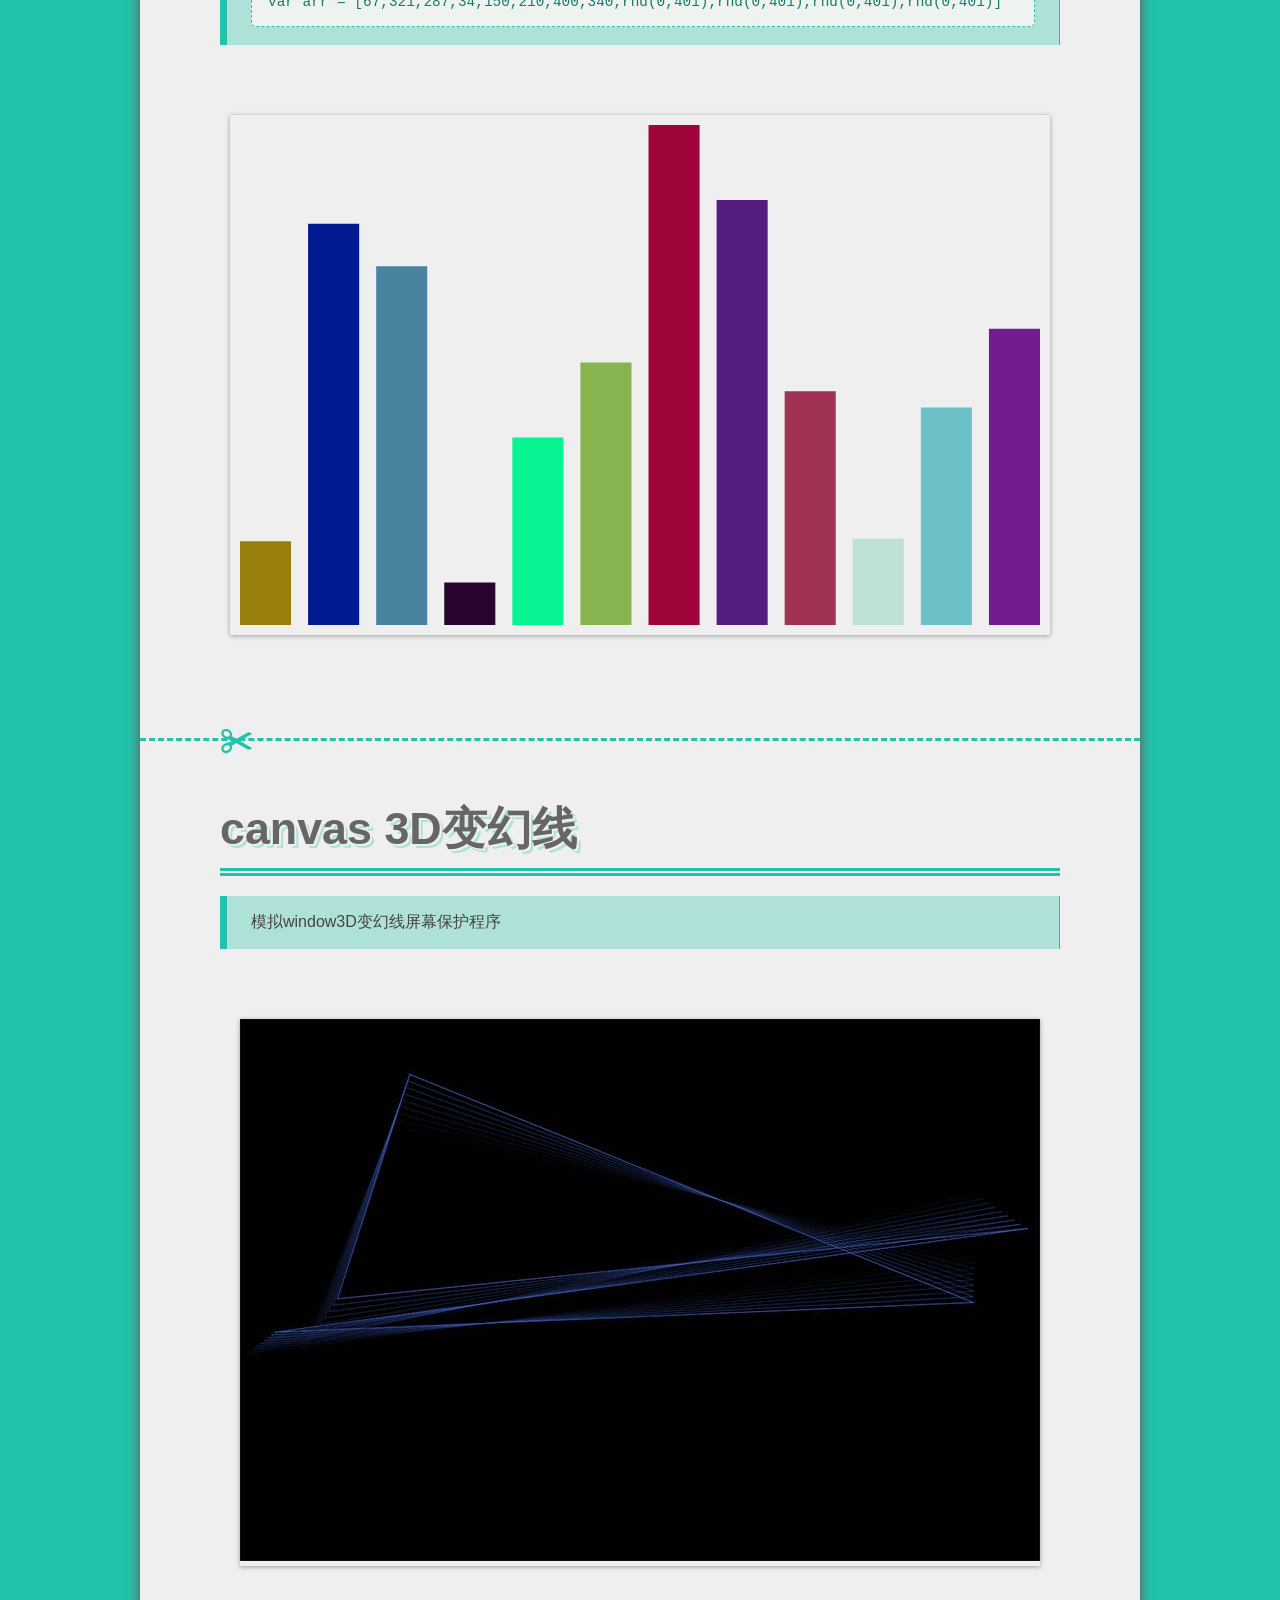
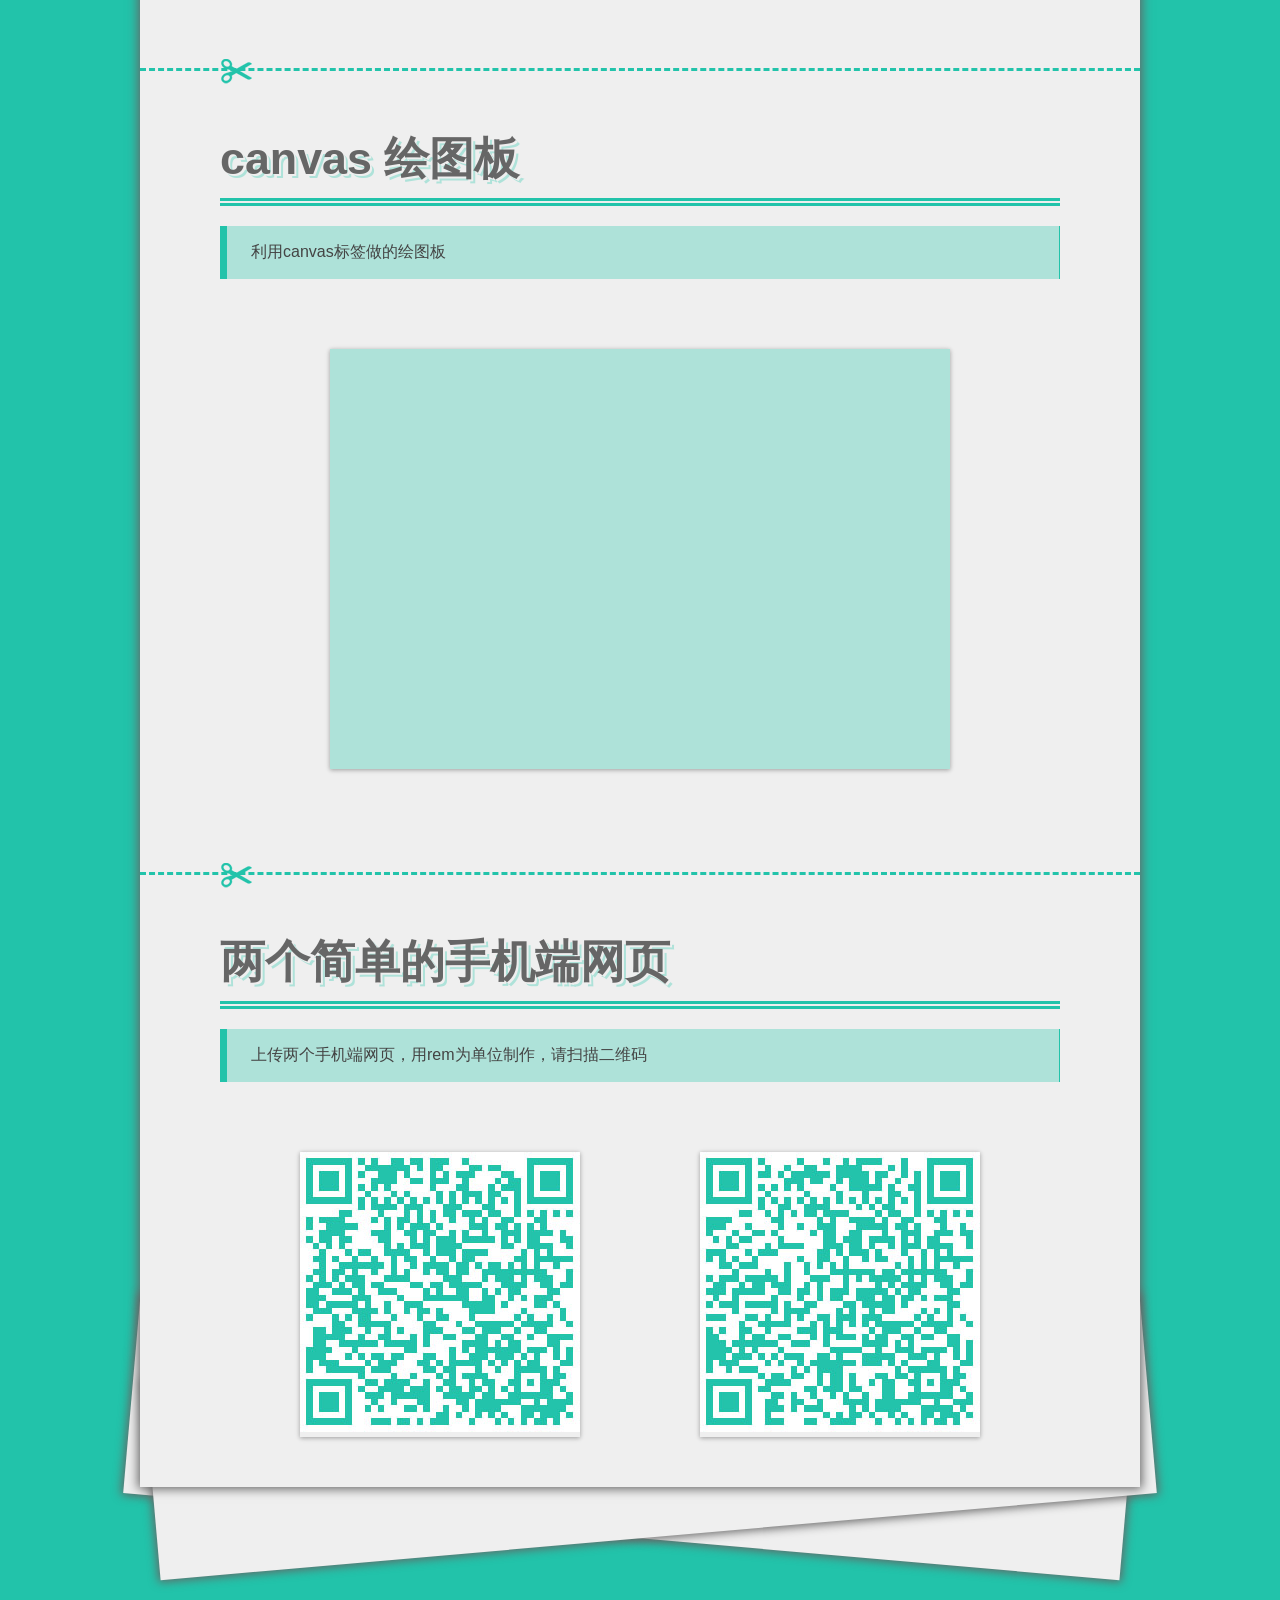
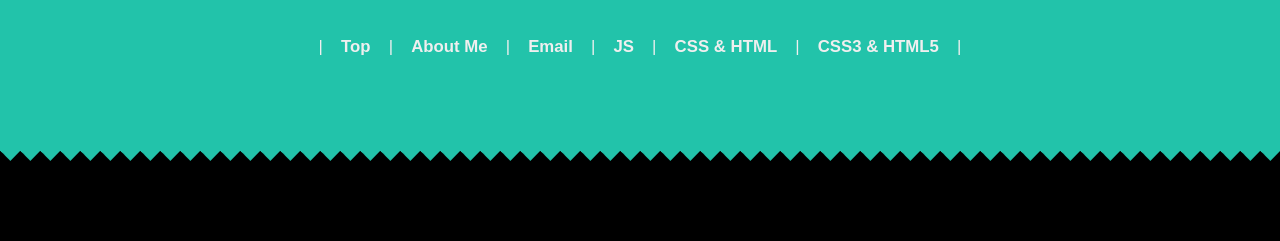
<file: myworks-h5.html>
<!DOCTYPE html>
<html lang="en">
<head>
	<meta charset="UTF-8">
	<title>宋英男</title>
	<link href="favicon.ico" rel="icon" type="image/x-icon" />
	<link rel="stylesheet" href="css/myworks.css" />
	<script src="js/common.js"></script>
	<script src="js/move.js"></script>
	<script src="js/h5.js"></script>
	<script src="js/highlight.min.js"></script>
</head>
<body>
	<header>
		<ul id="clock">
			<li><img src="img/num.png" /></li>
			<li><img src="img/num.png" /></li>
		    <li class="dotdot"></li>
			<li><img src="img/num.png" /></li>
			<li><img src="img/num.png" /></li>
		    <li class="dotdot"></li>
			<li><img src="img/num.png" /></li>
			<li><img src="img/num.png" /></li>
		</ul>
		<div class="nav">
			<ul>
				<li><a href="index.html"></a></li>
				<li><a href="index.html"></a></li>
				<li><a href="index.html"></a></li>
			</ul>
		</div>
		<div class="point">CSS+HTML</div>
		<div class="hd-bot"></div>
	</header>
	<div class="content">
		<div class="rotLeft rotTop pageBack"></div>
		<div class="rotRight rotTop pageBack"></div>
		<div class="container page cn">
			<section class="main-tit">
				<h2 class="subtitle">CSS3+HTML5布局和简单js效果</h2>
				<h2 class="subtitle"><a href="index.html">首页</a></h2>
				<h2 class="subtitle"><a href="credit.html">联系我</a></h2>
				<h2 class="subtitle"><a href="myworks-js.html">Javascript作品页</a></h2>
				<h2 class="subtitle"><a href="myworks-css.html">CSS & HTML作品页</a></h2>
				<h2 class="subtitle"><a href="myworks-h5.html#app">手机端静态页</a></h2>
				<div class="scissors"></div>
				<div class="pageTitle">HTML5综合效果</div>
				<blockquote><p>列出一些HTML5+CSS3综合例子，配合JS来实现更多的炫酷效果。</p></blockquote>
			</section>
			<!-- css -->
			<section class="main-tit">
				<div class="scissors"></div>
				<div class="pageTitle">动态阴影效果</div>
				<blockquote><p>通过感应鼠标与文字的距离来设置阴影参数</p></blockquote>
				<span id="s1"><h2 class="subtitle">sadfasdfasdfasdfasfd</h2></span>
			</section>
			<section class="main-tit">
				<div class="scissors"></div>
				<div class="pageTitle">各种切换效果</div>
				<blockquote><p>包括5中绚丽的切换效果</p></blockquote>
			</section>
			<section id="boom">
				<!-- 切换start -->
				<div id="boom-box">
				</div>
				<div id="boom-box2">
				<button class=" ripple-button c-button" type="button">
				  <div class="c-ripple js-ripple">
				    <span class="c-ripple__circle"></span>
				  </div>
				  爆炸
				</button>
				<button class=" ripple-button c-button" type="button">
				  <div class="c-ripple js-ripple">
				    <span class="c-ripple__circle"></span>
				  </div>
				  翻转
				</button>
				<button class=" ripple-button c-button" type="button">
				  <div class="c-ripple js-ripple">
				    <span class="c-ripple__circle"></span>
				  </div>
				  翻页
				</button>
				<button class=" ripple-button c-button" type="button">
				  <div class="c-ripple js-ripple">
				    <span class="c-ripple__circle"></span>
				  </div>
				  立方体
				</button>
				<button class=" ripple-button c-button" type="button">
				  <div class="c-ripple js-ripple">
				    <span class="c-ripple__circle"></span>
				  </div>
				  扭曲
				</button>
					<!-- <input type="button" value="爆炸" class="boom"/>
					<input type="button" value="翻转" class="flip"/>
					<input type="button" value="翻页" class="turn"/>
					<input type="button" value="立方体" class="cube"/>
					<input type="button" value="扭曲" class="bar"/> -->
				</div>
				<!-- 切换end -->
			</section>
			<section class="main-tit">
				<div class="scissors"></div>
				<div class="pageTitle">3d盒子</div>
				<blockquote><p>可由拖动和方向键控制</p></blockquote>
			</section>
			<section id="box3d">
				<div class="box">
			        <span class="front">前</span>
			        <span class="back">后</span>
			        <span class="left">左</span>
			        <span class="right">右</span>
			        <span class="top">上</span>
			        <span class="bottom">下</span>
			    </div>
			</section>
			<section class="main-tit">
				<div class="scissors"></div>
				<div class="pageTitle">video标签</div>
				<blockquote><p>简单的video修饰，由于素材有限，只展示简单功能。</p></blockquote>
			</section>
			<section id="video5">
				<div class="box">
			        <video id="video" width="520" height="290" src="http://images.sohu.com/ytv/SH/Coke/64036020120714021103.mp4">
			            您的浏览器不支持video
			        </video>
			        <div id="controls">
			            <input type="button" class="playBtn" />
			            <input type="button" class="pauseBtn" />
			            <div id="barBox">
			                <div id="bar"><span class="timeline"></span><span class="slide"></span></div>
			                <em>00:00/00:00</em>
			            </div>
			        </div>
	   			</div>
			</section>
			<section class="main-tit">
				<div class="scissors"></div>
				<div class="pageTitle">背景色渐变</div>
				<blockquote><p>背景色渐变，利用animation实现无缝滚动</p></blockquote>
			</section>
			<section id="gra">
				<div class="box">
			        <span id="bar"></span>
			    </div>
			</section>
			<!-- 图片切换 -->
			<section class="main-tit">
				<div class="scissors"></div>
				<div class="pageTitle">HTML5头图切换效果</div>
				<blockquote><p>主要运用了transition和transform</p></blockquote>
			</section>
			<section id="switch">
				<button class="c-button" type="button">
				  <div class="c-ripple js-ripple">
				    <span class="c-ripple__circle"></span>
				  </div>
				  PREV
				</button>
				<button class="c-button" type="button">
				  <div class="c-ripple js-ripple">
				    <span class="c-ripple__circle"></span>
				  </div>
				  NEXT
				</button>
				<ul>
					<li class="l2"><img src="img/switch/1.jpg" /></li>
					<li class="l1"><img src="img/switch/2.jpg" /></li>
					<li class="cur"><img src="img/switch/3.jpg" /></li>
					<li class="r1"><img src="img/switch/4.jpg" /></li>
					<li class="r2"><img src="img/switch/5.jpg" /></li>
					<li><img src="img/switch/6.jpg" /></li>
					<li><img src="img/switch/7.jpg" /></li>
					<li><img src="img/switch/8.jpg" /></li>
					<li><img src="img/switch/9.jpg" /></li>
					<li><img src="img/switch/10.jpg" /></li>
					<li><img src="img/switch/11.jpg" /></li>
					<li><img src="img/switch/12.jpg" /></li>
				</ul>
			</section>
			<!-- 倒影 -->
			<section class="main-tit">
				<div class="scissors"></div>
				<div class="pageTitle">倒影效果</div>
				<blockquote><p>主要运用transform的scale和蒙版</p></blockquote>
			</section>
			<section id="shadow-bot">
				<div>
					<em></em>
				</div>
			</section>
			<!-- 时钟 -->
			<section class="main-tit">
				<div class="scissors"></div>
				<div class="pageTitle">模拟时钟</div>
				<blockquote><p>纯样式无图片时钟，因为本页作品过多，加载进来损耗性能，故做了外链</p></blockquote>
			</section>
			<section id="divclock">
				<a href="frame/clock.html" target="_blank">
					<img src="img/showclock.png" />
				</a>
			</section>
			<section class="main-tit">
				<div class="scissors"></div>
				<div class="pageTitle">扑克牌翻转</div>
				<blockquote><p>按住翻转，简单的3d效果</p></blockquote>
			</section>
			<section id="rotate">
				<div class="front"><img src="img/front.jpg" height="413" width="277" /></div>
				<div class="back"><img src="img/back.jpg" height="413" width="277" /></div>
			</section>
			<section class="main-tit">
				<div class="scissors"></div>
				<div class="pageTitle">3d圆环</div>
				<blockquote><p>因为本页作品过多，加载进来损耗性能，故做了外链</p></blockquote>
			</section>
			<section id="divclock">
				<a href="frame/circle-3D.html" target="_blank">
					<img src="img/circle.png" />
				</a>
			</section>
			<section class="main-tit">
				<div class="scissors"></div>
				<div class="pageTitle">canvas柱状图</div>
				<blockquote><p>运用canvas标签创建如下数据的柱状图<pre><code>var arr = [67,321,287,34,150,210,400,340,rnd(0,401),rnd(0,401),rnd(0,401),rnd(0,401)]</code></pre></p></blockquote>
			</section>
			<section id="can1">
				<canvas id="c1" width="800" height="500"></canvas>
			</section>
			<section class="main-tit">
				<div class="scissors"></div>
				<div class="pageTitle">canvas 3D变幻线</div>
				<blockquote><p>模拟window3D变幻线屏幕保护程序</p></blockquote>
			</section>
			<section id="can2">
				<a href="frame/screenProtector.html" target="_blank">
					<img src="img/sp.jpg" />
				</a>
			</section>
			<section class="main-tit">
				<div class="scissors"></div>
				<div class="pageTitle">canvas 绘图板</div>
				<blockquote><p>利用canvas标签做的绘图板</p></blockquote>
			</section>
			<section id="can3">
				<canvas id="c3" width="600" height="400"></canvas>
			</section>
			<section class="main-tit">
				<div class="scissors"></div>
				<div class="pageTitle">两个简单的手机端网页</div>
				<blockquote><p>上传两个手机端网页，用rem为单位制作，请扫描二维码</p></blockquote>
			</section>
			<section id="app" name="app">
				<ul class="clearfix">
					<li class="first"><img src="img/juhuasuan.jpg" /></li>
					<li class="second"><img src="img/dangdang.jpg" /></li>
				</ul>
			</section>
		</div>
		<div class="rotLeft rotBottom pageBack"></div>
		<div class="rotRight rotBottom pageBack"></div>
	</div>
	<div id="footer-nav">
        | <a href="#" class="toptop">Top</a> |
        <a href="credit.html">About Me</a> |
        <a href="mailto:song_html5@126.com" target="_blank">Email</a> |
        <a href="myworks-js.html">JS</a> |
        <a href="myworks-css.html">CSS & HTML</a> |
        <a href="myworks-h5.html">CSS3 & HTML5</a> |
    </div>
	<div id="footer-follow">
		<a class="footer-follow-element footer-follow-google" href="https://plus.google.com/u/0/" target="_blank" title="Follow me on Google Plus"></a>
		<a class="footer-follow-element footer-follow-github" href="https://github.com/songyingnan" target="_blank" title="Follow me on GitHub"></a>
		<a class="footer-follow-element footer-follow-weibo" href="http://weibo.com/1683336564/profile?rightmod=1&wvr=6&mod=personinfo&is_all=1" target="_blank" title="Follow me on Sina Weibo"></a>
	</div>
	<footer>
		<div id="footerImg"></div>
	</footer>
	<div id="scrollTop" >
		<span class="level2"></span>
		<span class="level3"></span>
		<span class="level4"></span>
	</div>
</body>
</html>
</file>
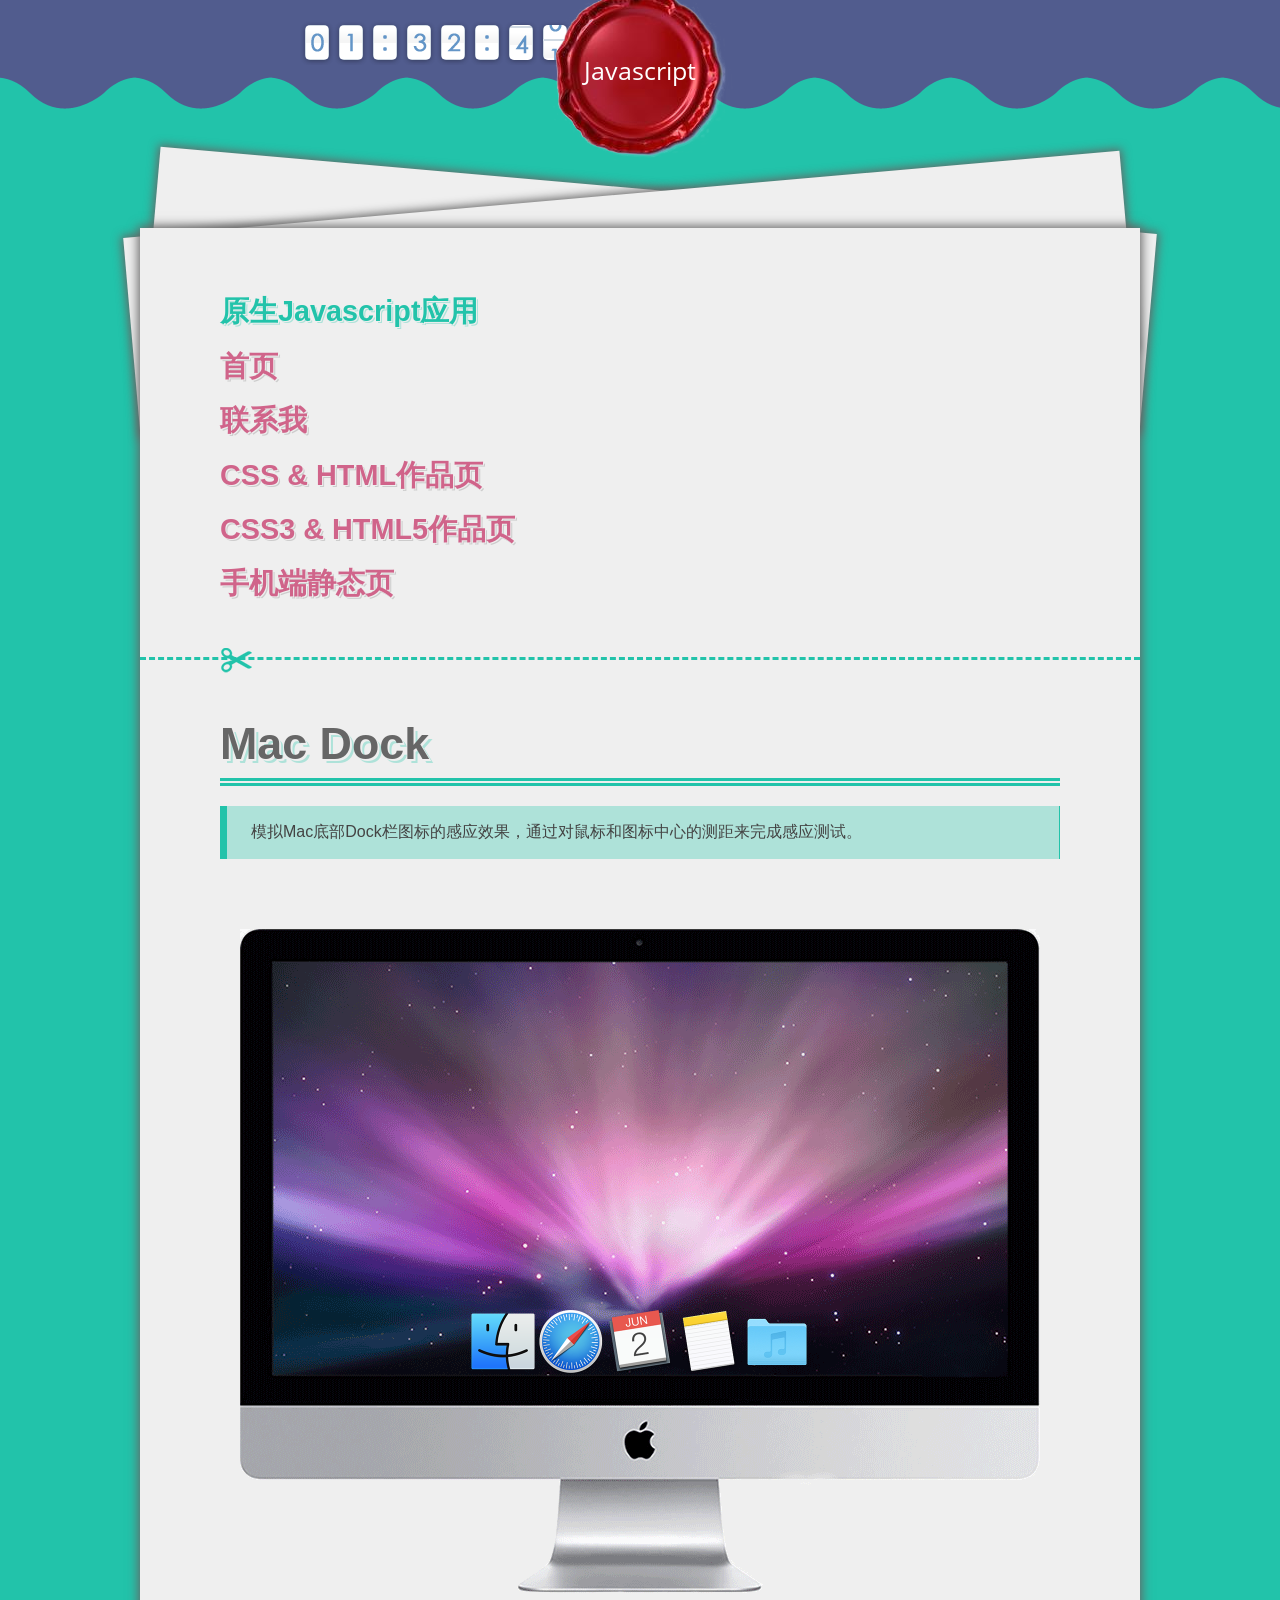
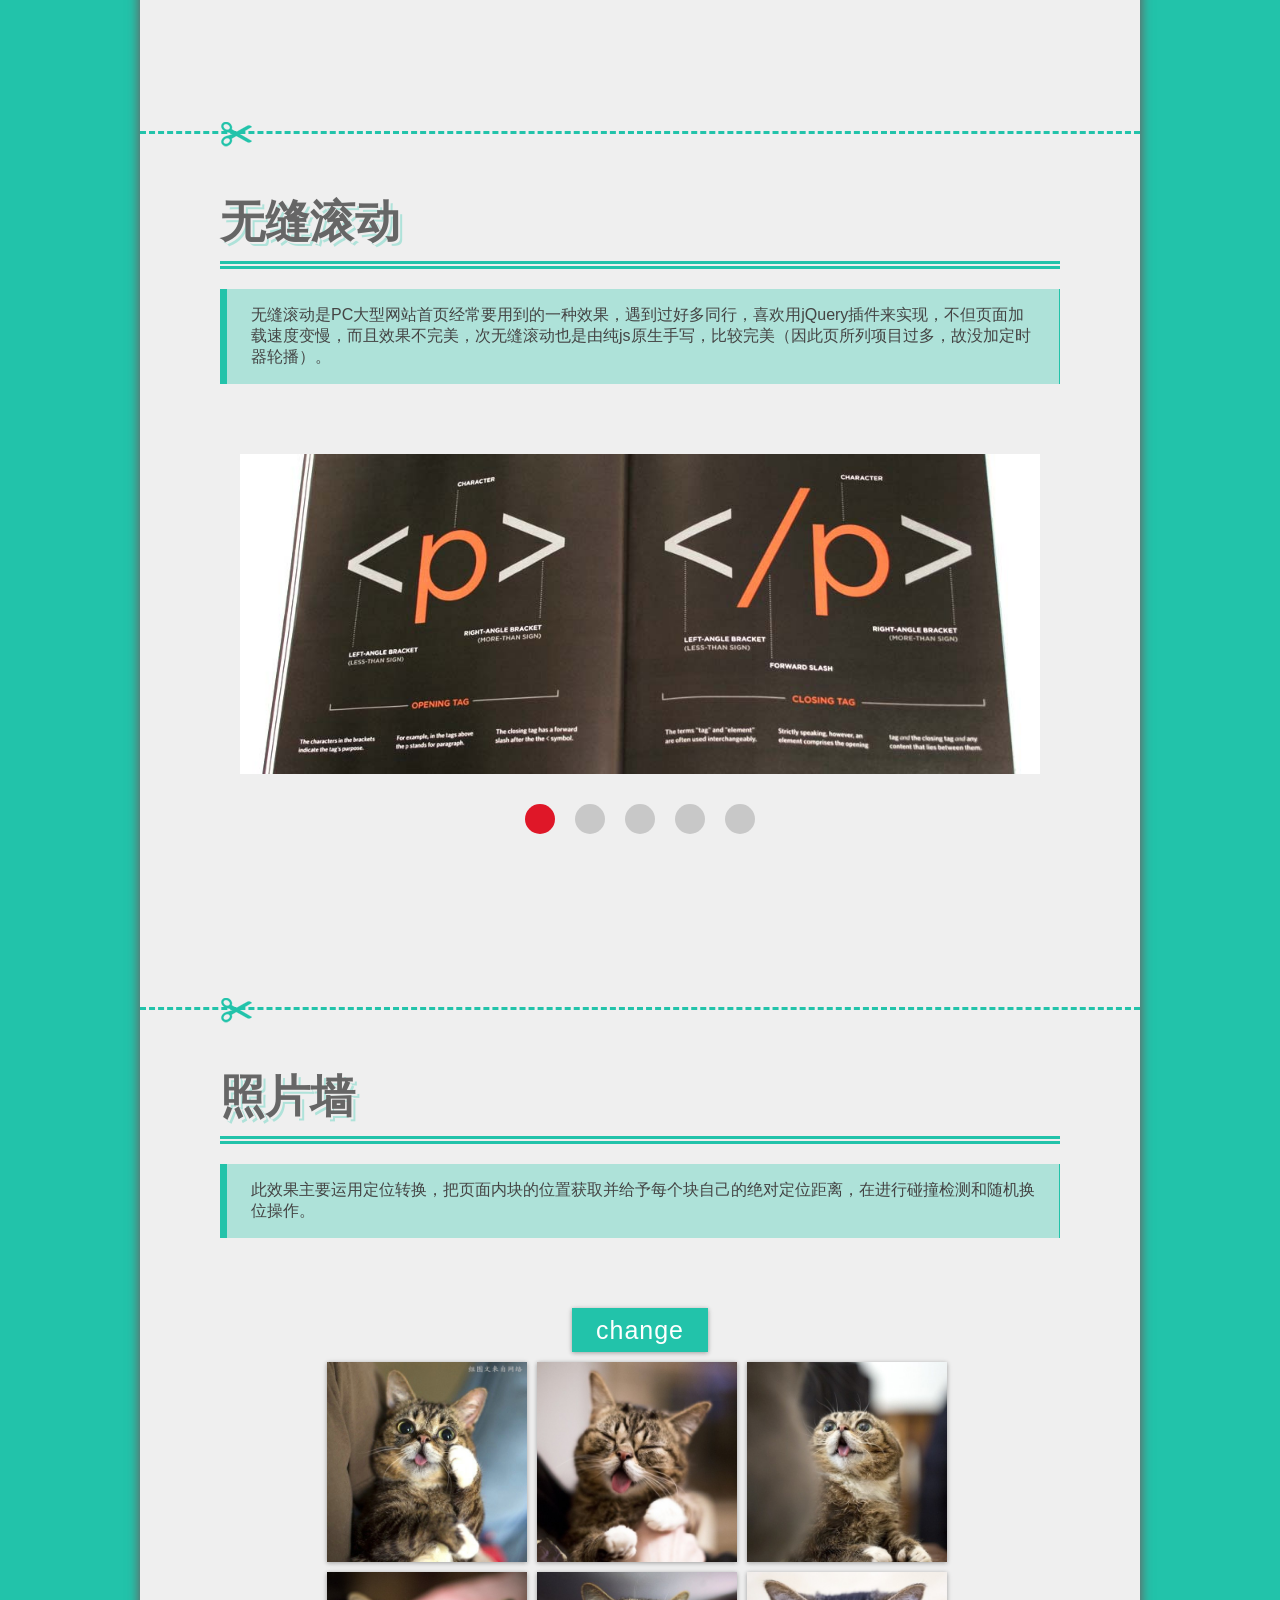
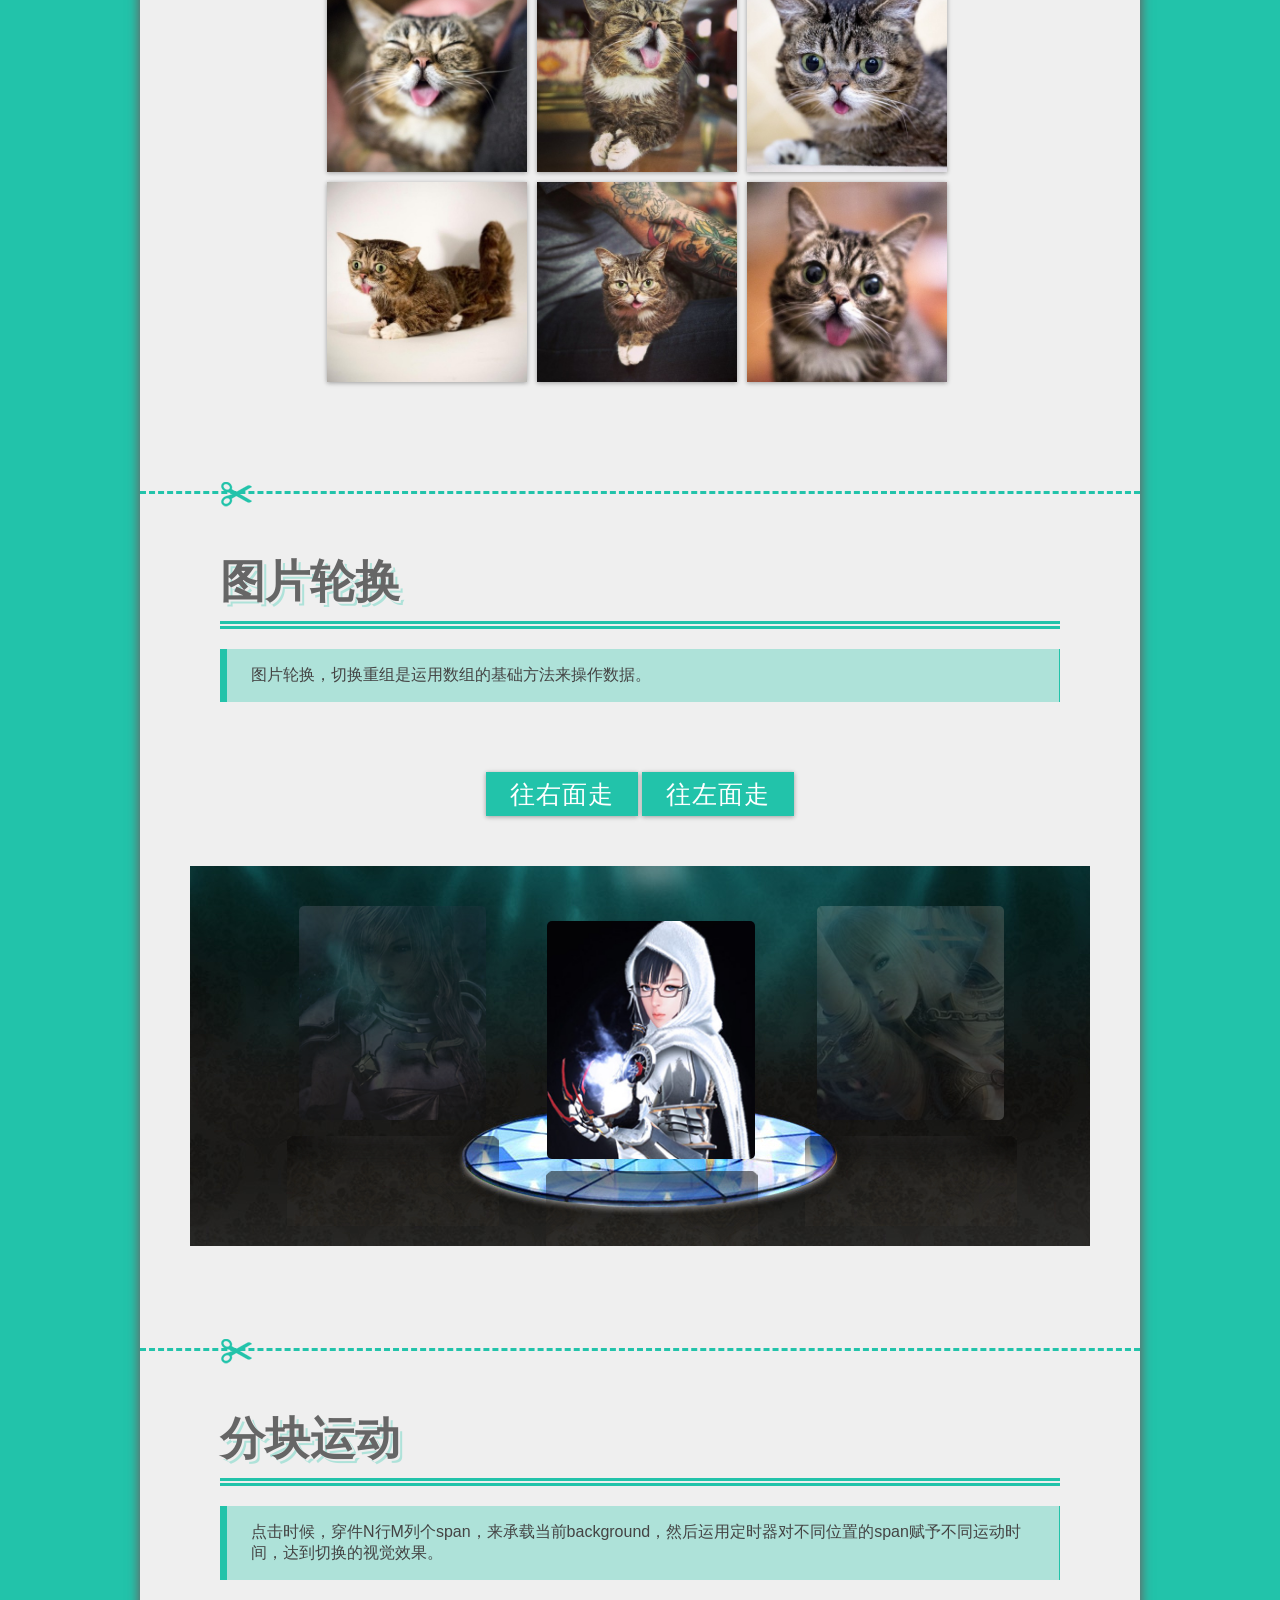
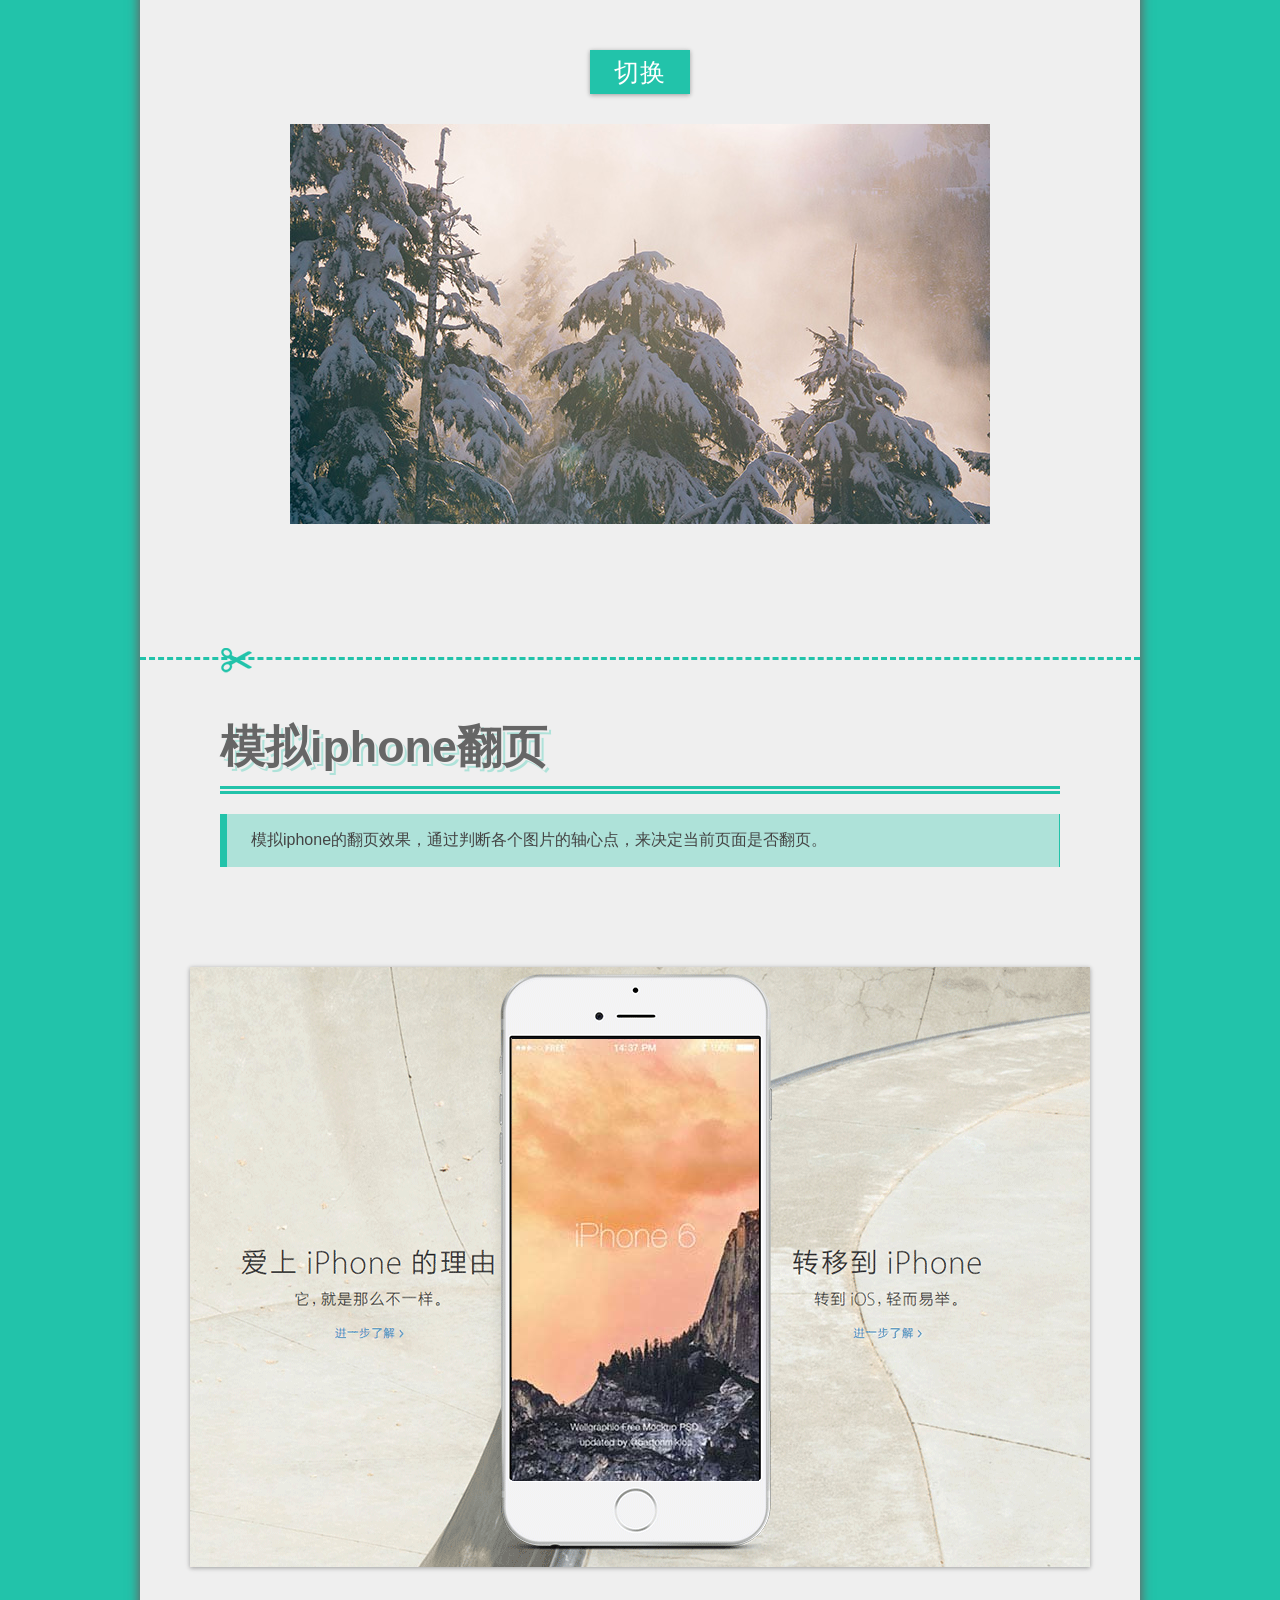
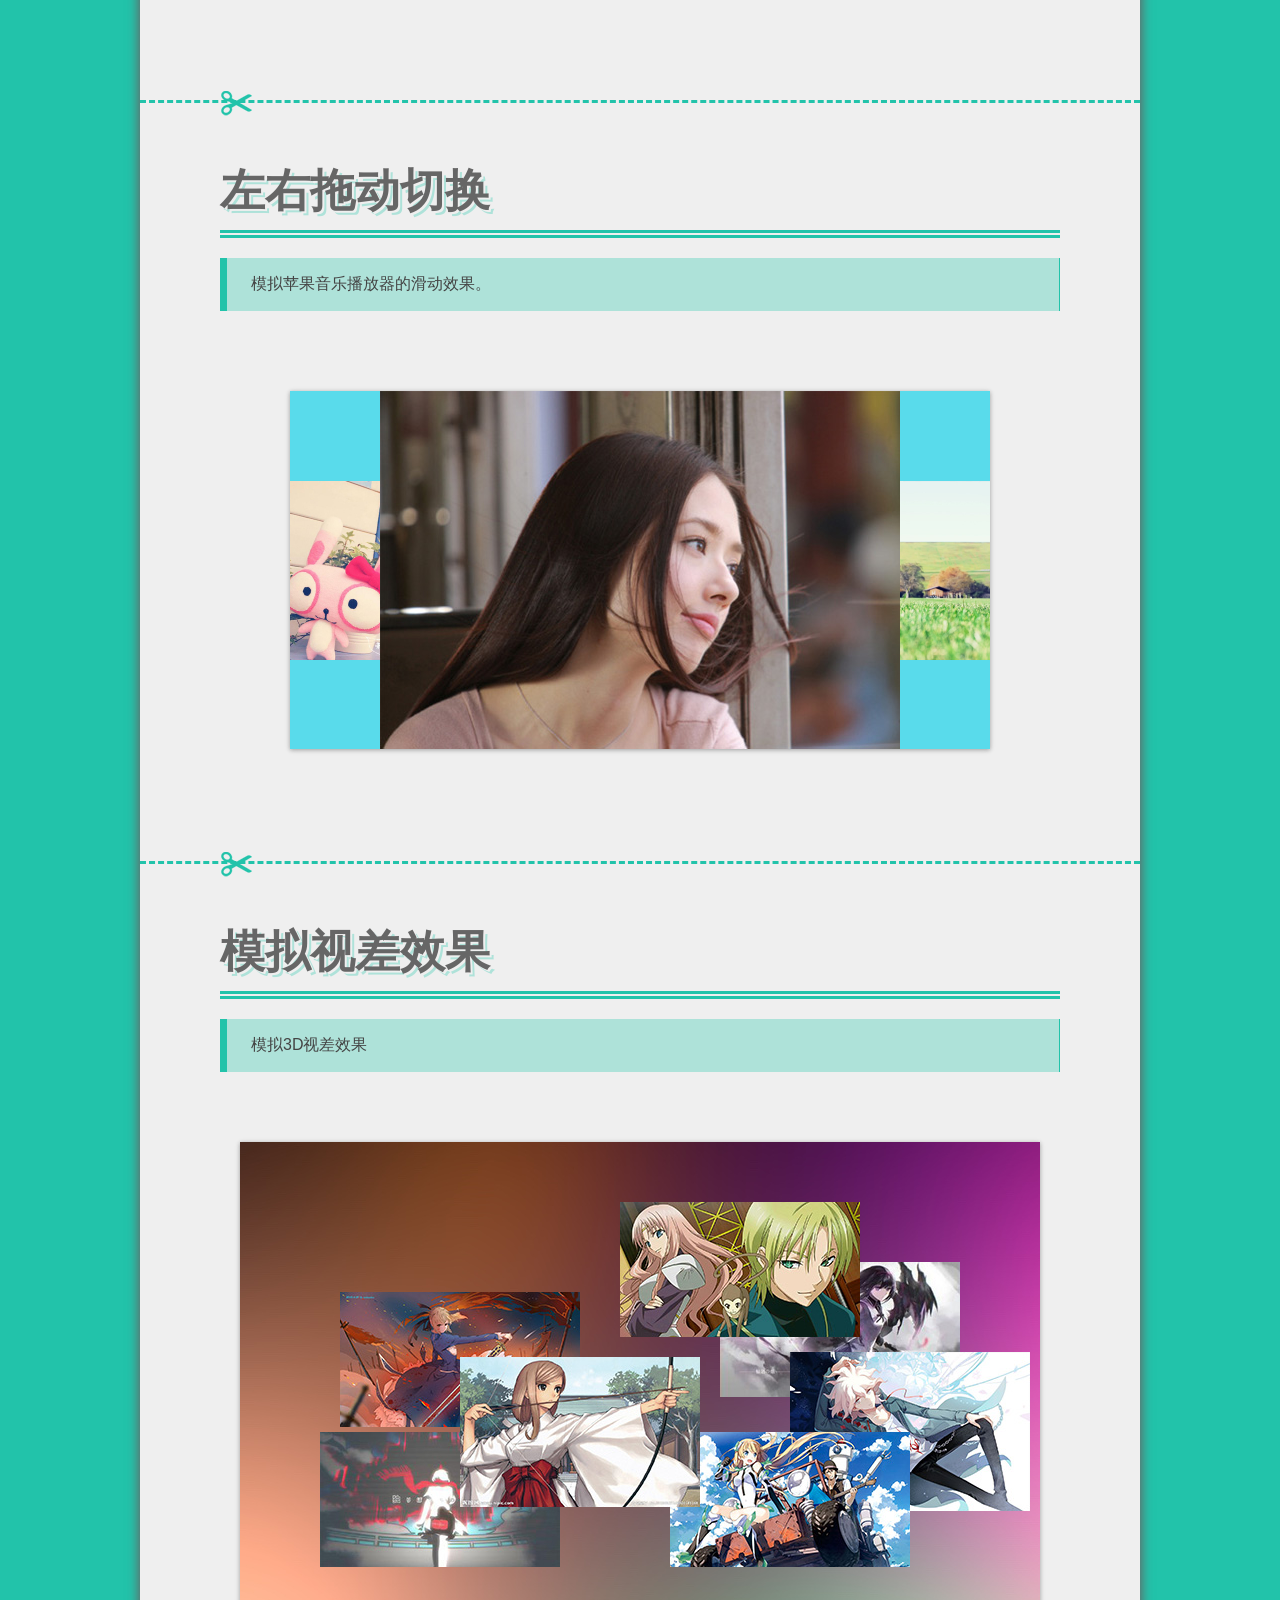
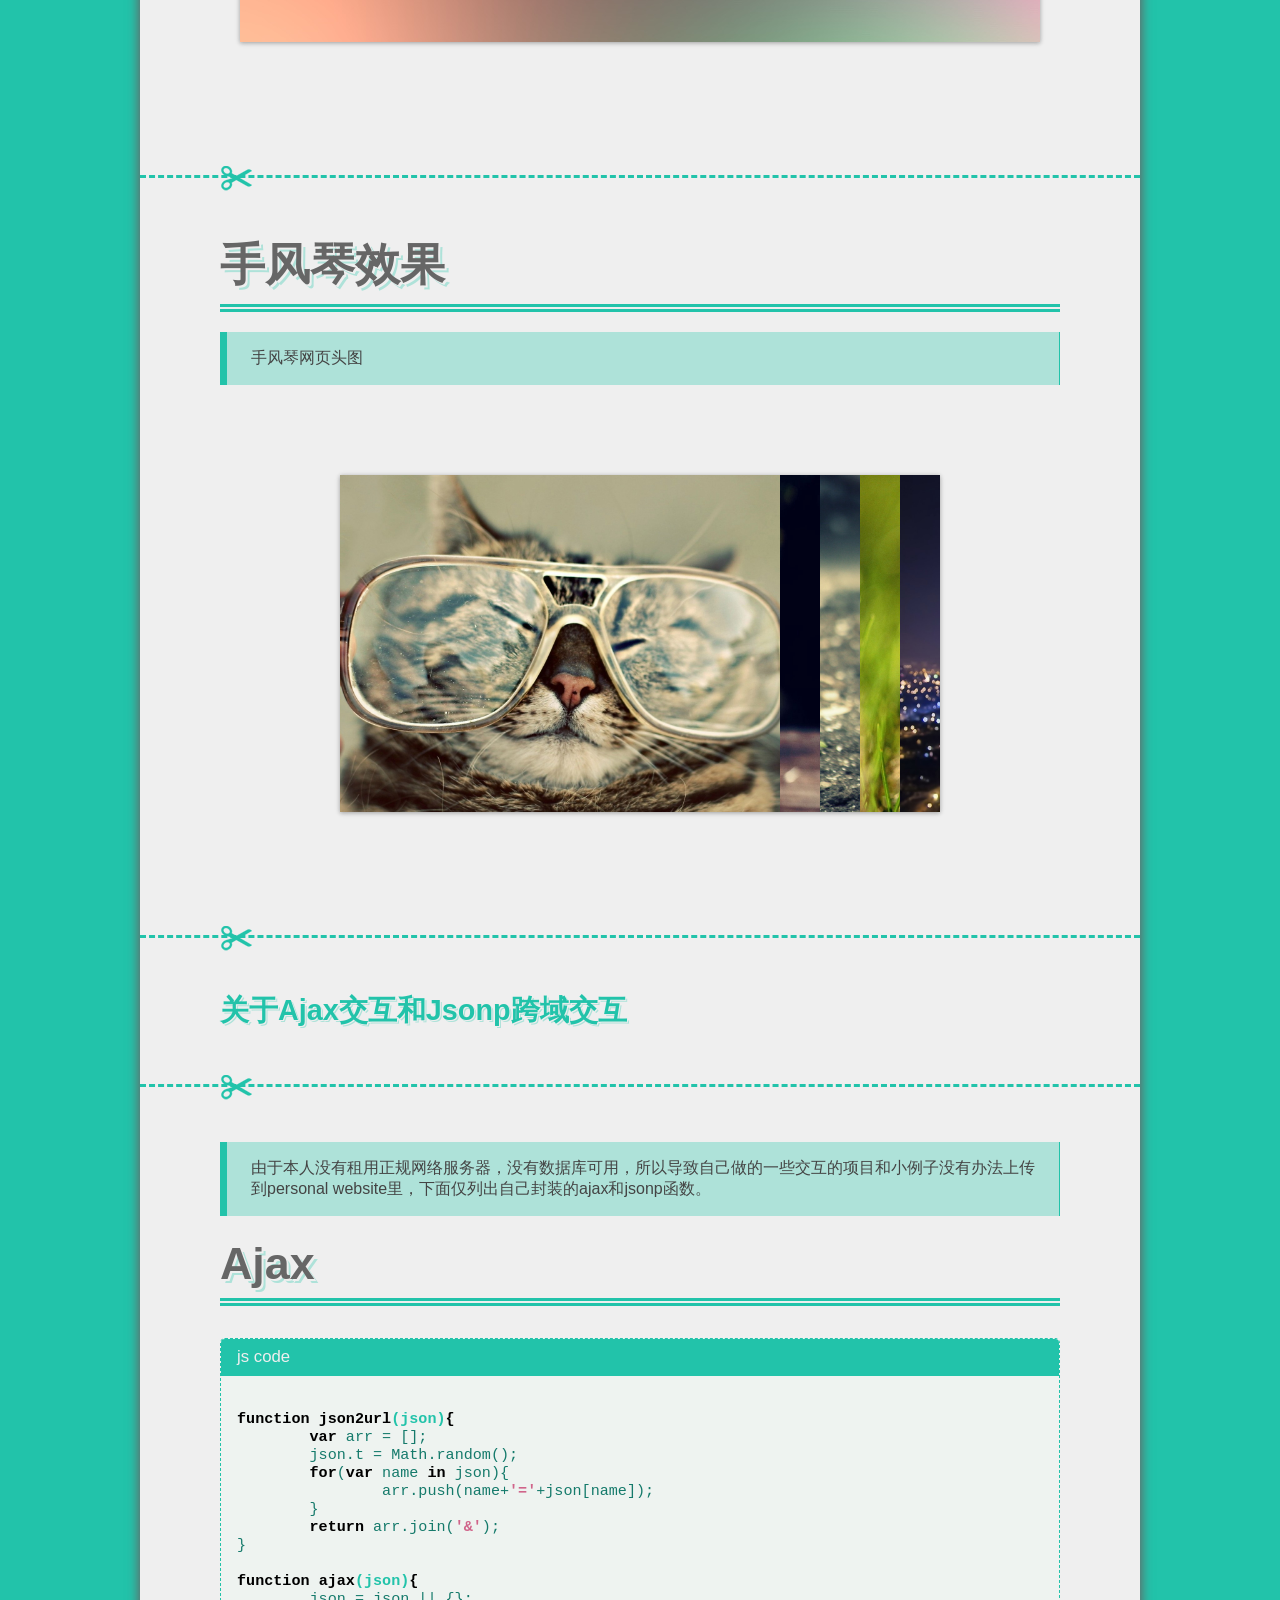
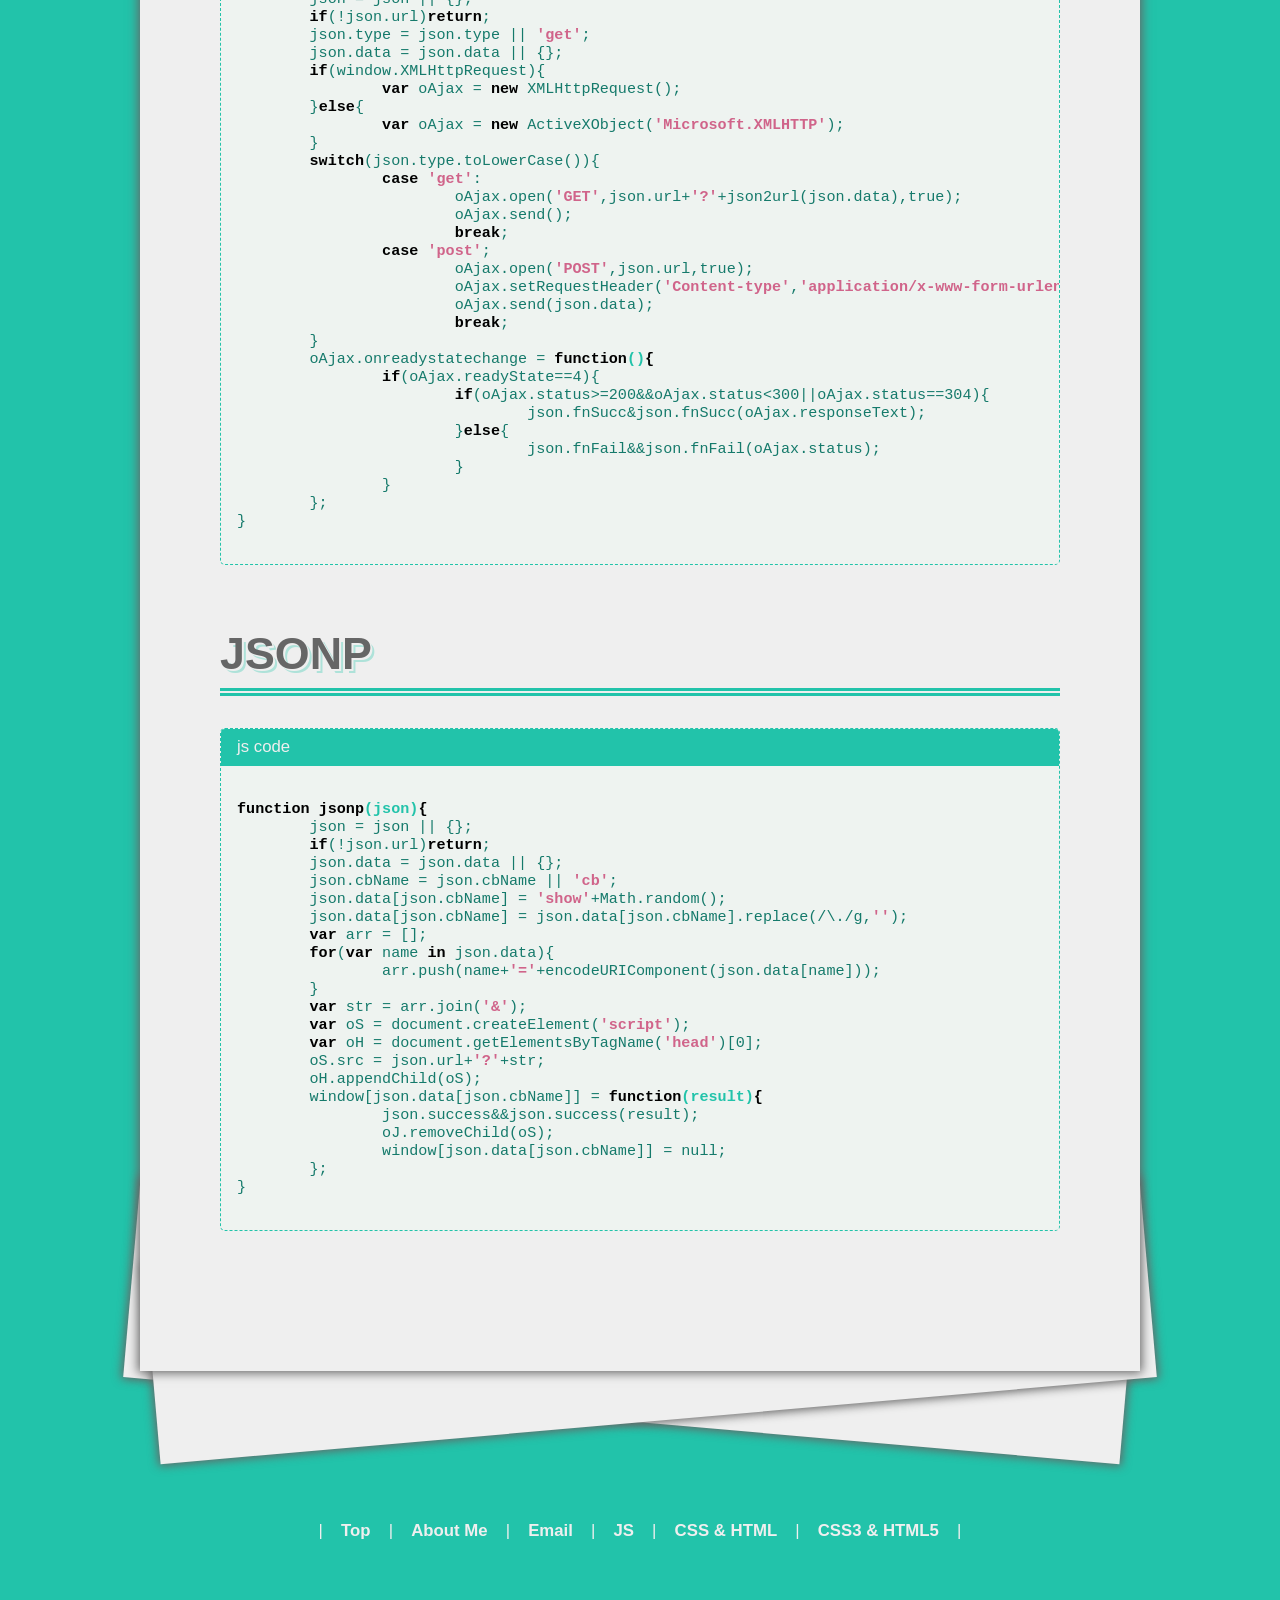
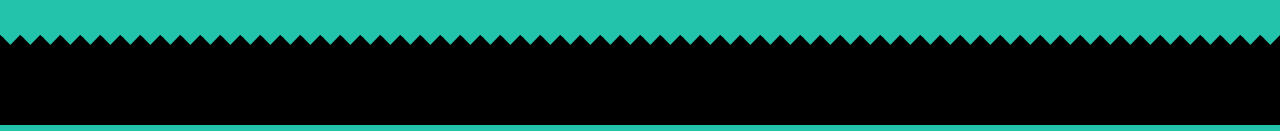
<file: myworks-js.html>
<!DOCTYPE html>
<html lang="en">
<head>
	<meta charset="UTF-8">
	<title>宋英男</title>
	<link rel="stylesheet" href="css/myworks.css" />
	<link href="favicon.ico" rel="icon" type="image/x-icon" />
	<script src="js/common.js"></script>
	<script src="js/move.js"></script>
	<script src="js/myworks.js"></script>
	<script src="js/highlight.min.js"></script>
	<script>hljs.initHighlightingOnLoad();</script> 
</head>
<body>
	<header>
		<ul id="clock">
			<li><img src="img/num.png" /></li>
			<li><img src="img/num.png" /></li>
		    <li class="dotdot"></li>
			<li><img src="img/num.png" /></li>
			<li><img src="img/num.png" /></li>
		    <li class="dotdot"></li>
			<li><img src="img/num.png" /></li>
			<li><img src="img/num.png" /></li>
		</ul>
		<div class="nav">
			<ul>
				<li><a href="index.html"></a></li>
				<li><a href="index.html"></a></li>
				<li><a href="index.html"></a></li>
			</ul>
		</div>
		<div class="point">Javascript</div>
		<div class="hd-bot"></div>
	</header>
	<div class="content">
		<div class="rotLeft rotTop pageBack"></div>
		<div class="rotRight rotTop pageBack"></div>
		<div class="container page cn">
			<!-- Mac Dock -->
			<section class="main-tit">
				<h2 class="subtitle">原生Javascript应用</h2>
				<h2 class="subtitle"><a href="index.html">首页</a></h2>
				<h2 class="subtitle"><a href="credit.html">联系我</a></h2>
				<h2 class="subtitle"><a href="myworks-css.html">CSS & HTML作品页</a></h2>
				<h2 class="subtitle"><a href="myworks-h5.html">CSS3 & HTML5作品页</a></h2>
				<h2 class="subtitle"><a href="myworks-h5.html#app">手机端静态页</a></h2>
				<div class="scissors"></div>
				<div class="pageTitle">Mac Dock</div>
				<blockquote><p>模拟Mac底部Dock栏图标的感应效果，通过对鼠标和图标中心的测距来完成感应测试。</p></blockquote>
			</section>
			<section id="dock">
				<div id="dock-box">
					<img src="img/dock/1.png" width="64" />
					<img src="img/dock/2.png" width="64" />
					<img src="img/dock/3.png" width="64" />
					<img src="img/dock/4.png" width="64" />
					<img src="img/dock/5.png" width="64" />
				</div>
			</section>
			<section class="main-tit">
				<div class="scissors"></div>
				<div class="pageTitle">无缝滚动</div>
				<blockquote><p>无缝滚动是PC大型网站首页经常要用到的一种效果，遇到过好多同行，喜欢用jQuery插件来实现，不但页面加载速度变慢，而且效果不完美，次无缝滚动也是由纯js原生手写，比较完美（因此页所列项目过多，故没加定时器轮播）。</p></blockquote>
			</section>
			<!-- 无缝滚动 -->
			<section id="scroll1">
				<ul>
			    	<li><img src="img/z1.jpg" /></li>
			    	<li><img src="img/z2.jpg" /></li>
			    	<li><img src="img/z3.jpg" /></li>
			    	<li><img src="img/z4.jpg" /></li>
			    </ul>
			    <ol>
			    	<li class="on">0</li>
			    	<li>1</li>
			    	<li>2</li>
			    	<li>3</li>
			    	<li>4</li>
			    </ol>
				<a href="javascript:;" class="prev"><</a>
			    <a href="javascript:;" class="next">></a>
			</section>
			<!-- 照片墙 -->
			<section class="main-tit">
				<div class="scissors"></div>
				<div class="pageTitle">照片墙</div>
				<blockquote><p>此效果主要运用定位转换，把页面内块的位置获取并给予每个块自己的绝对定位距离，在进行碰撞检测和随机换位操作。</p></blockquote>
			</section>
			<section id="picwall">
				<button class="c-button" type="button">
				  <div class="c-ripple js-ripple">
				    <span class="c-ripple__circle"></span>
				  </div>
				  change
				</button>
				<ul>
					<li><img src="img/cat/1.jpg" /></li>
					<li><img src="img/cat/2.jpg" /></li>
					<li><img src="img/cat/3.jpg" /></li>
					<li><img src="img/cat/4.jpg" /></li>
					<li><img src="img/cat/5.jpg" /></li>
					<li><img src="img/cat/6.jpg" /></li>
					<li><img src="img/cat/7.jpg" /></li>
					<li><img src="img/cat/8.jpg" /></li>
					<li><img src="img/cat/9.jpg" /></li>
				</ul>
			</section>
			<!-- 图片轮换 -->
			<section class="main-tit">
				<div class="scissors"></div>
				<div class="pageTitle">图片轮换</div>
				<blockquote><p>图片轮换，切换重组是运用数组的基础方法来操作数据。</p></blockquote>
			</section>
			<section id="poke">
				<button class="c-button" type="button" id="btn1">
				  <div class="c-ripple js-ripple">
				    <span class="c-ripple__circle"></span>
				  </div>
				  往右面走
				</button>
				<button class="c-button" type="button" id="btn2">
				  <div class="c-ripple js-ripple">
				    <span class="c-ripple__circle"></span>
				  </div>
				  往左面走
				</button>
				<ul id="RotatePic">
					<li class="pic1">
						<a href="javascript:;"><img src="img/rotate/pic1.png" alt="pic1" class="unactive" width="187" /></a><!-- 208 -->
						<span></span>
					</li>
					<li class="pic2">
						<a href="javascript:;"><img src="img/rotate/pic2.png" alt="pic2" width="208" /></a>
						<span></span>
					</li>
					<li class="pic3">
						<a href="javascript:;"><img src="img/rotate/pic3.png" alt="pic3" class="unactive" width="187" /></a>
						<span></span>
					</li>
				</ul>
			</section>
			<!-- 分块运动 -->
			<section class="main-tit">
				<div class="scissors"></div>
				<div class="pageTitle">分块运动</div>
				<blockquote><p>点击时候，穿件N行M列个span，来承载当前background，然后运用定时器对不同位置的span赋予不同运动时间，达到切换的视觉效果。</p></blockquote>
			</section>
			<section class="splitblock">
				<button class="c-button" type="button" id="btn1">
				  <div class="c-ripple js-ripple">
				    <span class="c-ripple__circle"></span>
				  </div>
				  切换
				</button>
				<div class="box">
				</div>
			</section>
			<!-- iphone -->
			<section class="main-tit">
				<div class="scissors"></div>
				<div class="pageTitle">模拟iphone翻页</div>
				<blockquote><p>模拟iphone的翻页效果，通过判断各个图片的轴心点，来决定当前页面是否翻页。</p></blockquote>
			</section>
			<section id="iphone">
				<div id="wrap">
					<ul>
						<li style="background:url(img/iphone/pic1.jpg) no-repeat;" title=""></li>
						<li style="background:url(img/iphone/pic2.jpg) no-repeat;" title=""></li>
						<li style="background:url(img/iphone/pic3.jpg) no-repeat;" title=""></li>
						<li style="background:url(img/iphone/pic4.jpg) no-repeat;" title=""></li>
					</ul>
				</div>
			</section>
			<!-- show-bar -->
			<section class="main-tit">
				<div class="scissors"></div>
				<div class="pageTitle">左右拖动切换</div>
				<blockquote><p>模拟苹果音乐播放器的滑动效果。</p></blockquote>
			</section>
			<section id="showbar">
				<ul>
			    	<li><img src="img/showbar/1.jpg" /></li>
			    	<li><img src="img/showbar/2.jpg" /></li>
			    	<li><img src="img/showbar/3.jpg" /></li>
			    	<li><img src="img/showbar/4.jpg" /></li>
			    	<li><img src="img/showbar/5.jpg" /></li>
			    	<li><img src="img/showbar/6.jpg" /></li>
			    	<li><img src="img/showbar/7.jpg" /></li>
			    	<li><img src="img/showbar/8.jpg" /></li>
			    </ul>   
			</section>
			<!-- 视差效果 -->
			<section class="main-tit">
				<div class="scissors"></div>
				<div class="pageTitle">模拟视差效果</div>
				<blockquote><p>模拟3D视差效果</p></blockquote>
			</section>
			<section id="eye">
				<ul id="ul_container">
					<li id="pic1" style="z-index: 3;"><img src="img/eye/1.jpg" /></li>
					<li id="pic2" style="z-index: 4;"><img src="img/eye/2.jpg" /></li>
					<li id="pic3" style="z-index: 5;"><img src="img/eye/3.jpg" /></li>
					<li id="pic4" style="z-index: 4;"><img src="img/eye/4.jpg" /></li>
					<li id="pic6" style="z-index: 3;"><img src="img/eye/5.jpg" /></li>
					<li id="pic7" style="z-index: 2;"><img src="img/eye/6.jpg" /></li>
					<li id="pic8" style="z-index: 5;"><img src="img/eye/7.jpg" /></li>
					<li id="pic5" style="z-index: 1;"></li>
					</ul>
			</section>
			<!-- 手风琴 -->
			<section class="main-tit">
				<div class="scissors"></div>
				<div class="pageTitle">手风琴效果</div>
				<blockquote><p>手风琴网页头图</p></blockquote>
			</section>
			<section id="accordion">
				<ul>
			    	<li><img src="img/accordion/1.jpg" width="600"></li>
			        <li><img src="img/accordion/2.jpg" width="600"></li>
			        <li><img src="img/accordion/3.jpg" width="600"></li>
			        <li><img src="img/accordion/4.jpg" width="600"></li>
			        <li><img src="img/accordion/5.jpg" width="600"></li>
			    </ul>
			</section>
			<section class="main-tit">
				<div class="scissors"></div>
				<h2 class="subtitle">关于Ajax交互和Jsonp跨域交互</h2>
				<div class="scissors"></div>
				<blockquote><p>由于本人没有租用正规网络服务器，没有数据库可用，所以导致自己做的一些交互的项目和小例子没有办法上传到personal website里，下面仅列出自己封装的ajax和jsonp函数。</p></blockquote>
				<div class="pageTitle">Ajax</div>
				<div class="highlight">
					<pre>
						<code class="language-js" data-lang="js">
function json2url(json){
	var arr = [];
	json.t = Math.random();
	for(var name in json){
		arr.push(name+'='+json[name]);
	}
	return arr.join('&');
}

function ajax(json){
	json = json || {};
	if(!json.url)return;
	json.type = json.type || 'get';
	json.data = json.data || {};
	if(window.XMLHttpRequest){
		var oAjax = new XMLHttpRequest();
	}else{
		var oAjax = new ActiveXObject('Microsoft.XMLHTTP');
	}
	switch(json.type.toLowerCase()){
		case 'get':
			oAjax.open('GET',json.url+'?'+json2url(json.data),true);
			oAjax.send();
			break;
		case 'post';
			oAjax.open('POST',json.url,true);
			oAjax.setRequestHeader('Content-type','application/x-www-form-urlencoded');
			oAjax.send(json.data);
			break;
	}
	oAjax.onreadystatechange = function(){
		if(oAjax.readyState==4){
			if(oAjax.status>=200&&oAjax.status<300||oAjax.status==304){
				json.fnSucc&json.fnSucc(oAjax.responseText);
			}else{
				json.fnFail&&json.fnFail(oAjax.status);
			}
		}
	};
}
						</code>
					</pre>
				</div>
				<div class="pageTitle">JSONP</div>
				<div class="highlight">
					<pre>
						<code class="language-js" data-lang="js">
function jsonp(json){
	json = json || {};
	if(!json.url)return;
	json.data = json.data || {};
	json.cbName = json.cbName || 'cb';
	json.data[json.cbName] = 'show'+Math.random();
	json.data[json.cbName] = json.data[json.cbName].replace(/\./g,'');
	var arr = [];
	for(var name in json.data){
		arr.push(name+'='+encodeURIComponent(json.data[name]));
	}
	var str = arr.join('&');
	var oS = document.createElement('script');
	var oH = document.getElementsByTagName('head')[0];
	oS.src = json.url+'?'+str;
	oH.appendChild(oS);
	window[json.data[json.cbName]] = function(result){
		json.success&&json.success(result);
		oJ.removeChild(oS);
		window[json.data[json.cbName]] = null;
	};
}
						</code>
					</pre>
				</div>
			</section>
		</div>
		<div class="rotLeft rotBottom pageBack"></div>
		<div class="rotRight rotBottom pageBack"></div>
	</div>
	<div id="footer-nav">
        | <a href="#" class="toptop">Top</a> | 
        <a href="credit.html">About Me</a> |
        <a href="mailto:song_html5@126.com" target="_blank">Email</a> |
        <a href="myworks-js.html">JS</a> |
        <a href="myworks-css.html">CSS & HTML</a> | 
        <a href="myworks-h5.html">CSS3 & HTML5</a> |
    </div>
    <div id="footer-follow">
        <a class="footer-follow-element footer-follow-google" href="https://plus.google.com/u/0/" target="_blank" title="Follow me on Google Plus"></a>
        <a class="footer-follow-element footer-follow-github" href="https://github.com/songyingnan" target="_blank" title="Follow me on GitHub"></a>
        <a class="footer-follow-element footer-follow-weibo" href="http://weibo.com/1683336564/profile?rightmod=1&wvr=6&mod=personinfo&is_all=1" target="_blank" title="Follow me on Sina Weibo"></a>
    </div>
	<footer>
		<div id="footerImg"></div>
	</footer>
	<div id="scrollTop" >
		<span class="level2"></span>
		<span class="level3"></span>
		<span class="level4"></span>
	</div>
</body>
</html>
</file>
<file: css/main.css>
::selection {
  background: #33d685;
  color: #FFF;
}
@font-face {
  font-family: Open Sans;
  src: url(../font/cJZKeOuBrn4kERxqtaUH3VtXRa8TVwTICgirnJhmVJw.woff2);
}
@font-face {
  font-family: Raleway-Regular;
  src: url(../font/Raleway-Regular.ttf);
}
@font-face {
  font-family: 'iconfont';
  src: url('//at.alicdn.com/t/font_1449975420_4663439.eot');
  src: url('//at.alicdn.com/t/font_1449975420_4663439.eot?#iefix') format('embedded-opentype'), /* IE6-IE8 */ url('//at.alicdn.com/t/font_1449975420_4663439.woff') format('woff'), /* chrome、firefox */ url('//at.alicdn.com/t/font_1449975420_4663439.ttf') format('truetype'), /* chrome、firefox、opera、Safari, Android, iOS 4.2+*/ url('//at.alicdn.com/t/font_1449975420_4663439.svg#iconfont') format('svg');
  
  /* IE9*/
  /* iOS 4.1- */
}
.iconfont {
  font-family: "iconfont" !important;
  font-size: 16px;
  font-style: normal;
  -webkit-font-smoothing: antialiased;
  -webkit-text-stroke-width: 0.2px;
  -moz-osx-font-smoothing: grayscale;
}
* {
  margin: 0;
  padding: 0;
  list-style: none;
  font-family: "Open Sans", 'Microsoft Yahei', sans-serif;
}
.clearfix:after {
  content: '';
  display: block;
  clear: both;
}
a {
  text-decoration: none;
}
header {
  background: url(../img/head-bg0.jpg) no-repeat fixed 0 0;
}
header .nav-wrap {
  max-width: 1550px;
  margin: 0 auto;
  position: relative;
  left: 0;
  top: 0;
  padding: 7px 55px 7px 0;
}
header .nav {
  float: right;
  height: 40px;
}
header .nav li {
  float: left;
  margin-right: 30px;
}
header .nav a {
  display: block;
  font-family: "Open Sans", 'Microsoft Yahei', sans-serif;
  line-height: 40px;
  font-weight: 700;
  color: #ffffff;
  font-size: 13px;
}
header .nav .sub-bar {
  width: 0;
  height: 3px;
  display: block;
  background: rgba(255, 255, 255, 0.2);
  -webkit-transition: width 0.15s linear 0s;
  -o-transition: width 0.15s linear 0s;
  transition: width 0.15s linear 0s;
}
header .nav li:hover .sub-bar {
  width: 100%;
}
header .face {
  text-align: center;
  width: 240px;
  height: 240px;
  overflow: hidden;
  border: 10px solid rgba(255, 255, 255, 0.2);
  border-radius: 50%;
  box-shadow: 0 1px 6px rgba(0, 0, 0, 0.12), 0 1px 4px rgba(0, 0, 0, 0.24);
  position: absolute;
  left: 50%;
  top: 25%;
  margin-left: -120px;
  margin-top: -120px;
  -webkit-transition: 0.3s all ease-out;
  -moz-transition: 0.3s all ease-out;
  -ms-transition: 0.3s all ease-out;
  -o-transition: 0.3s all ease-out;
  transition: 1s all ease-out;
}
header .face:hover {
  -webkit-transform: rotateY(360deg);
  -moz-transform: rotateY(360deg);
  -ms-transform: rotateY(360deg);
  -o-transform: rotateY(360deg);
  transform: rotateY(360deg);

}
/*houjia*/
header h1 p{
  transition: 0.3s all ease-out;
  position: relative;
  top: 0px;
}
header h1 p:hover{
  box-shadow: 0 10px 10px #000 ;
  top: -5px;

}
.sim-show h2{
  transition: 1s all ease-out;
  color: #05172f;
  border-bottom: 1px solid #000000;

}
.sim-show h2:hover{
  transform: rotateZ(30deg);

}


/*****后加***/
header .face img {
  width: 240px;
  margin-top: -1px;
  opacity: 0.8;
}
header h1 {
  display: inline-block;
  padding-top: 60px;
  padding-bottom: 20px;
  border-bottom: 2px solid rgba(255, 255, 255, 0.2);
  color: #fff;
  font-size: 45px;
  text-align: center;
  letter-spacing: 5px;
  text-transform: uppercase;
  opacity: 1;
  transform: scale(1);
  transition: opacity 500ms, transform 500ms ease-in;
  font-family: 'Raleway-Regular';
  font-weight: 300;
  position: absolute;
  left: 50%;
  top: 55%;
  margin-left: -264px;
  margin-top: -100px;
}
header h1 span {
  -webkit-transition: 0.2s all ease;
  -moz-transition: 0.2s all ease;
  -ms-transition: 0.2s all ease;
  -o-transition: 0.2s all ease;
  transition: 0.2s all ease;
  -webkit-transform: translateY(0);
  -moz-transform: translateY(0);
  -ms-transform: translateY(0);
  -o-transform: translateY(0);
  transform: translateY(0);
}
header h1 span:hover {
  -webkit-transform: translateY(-20px);
  -moz-transform: translateY(-20px);
  -ms-transform: translateY(-20px);
  -o-transform: translateY(-20px);
  transform: translateY(-20px);
}
header .me-btn {
  position: absolute;
  left: 50%;
  top: 65%;
  margin-left: -80px;
  width: 160px;
  height: 60px;
  text-align: center;
  font-size: 20px;
  line-height: 60px;
  color: #fff;
  box-sizing: border-box;
  border: 2px solid rgba(255, 255, 255, 0.1);
  background: rgba(255, 255, 255, 0.035);
}
header .me-btn.left {
  margin-left: -260px;
}
header .me-btn.right {
  margin-left: 100px;
}
header .me-btn span {
  opacity: 0;
  -webkit-transition: 0.3s all ease;
  -moz-transition: 0.3s all ease;
  -ms-transition: 0.3s all ease;
  -o-transition: 0.3s all ease;
  transition: 0.3s all ease;
  width: 0px;
  height: 0px;
}
header .me-btn .top {
  position: absolute;
  width: 50px;
  height: 2px;
  background: rgba(255, 255, 255, 0.2);
  left: -200px;
  top: -2px;
}
header .me-btn .bottom {
  position: absolute;
  width: 50px;
  height: 2px;
  background: rgba(255, 255, 255, 0.2);
  right: -200px;
  bottom: -2px;
}
header .me-btn .left {
  position: absolute;
  width: 2px;
  height: 20px;
  background: rgba(255, 255, 255, 0.2);
  left: -2px;
  bottom: -150px;
}
header .me-btn .right {
  position: absolute;
  width: 2px;
  height: 20px;
  background: rgba(255, 255, 255, 0.2);
  right: -2px;
  top: -150px;
}
header .me-btn:hover .top {
  opacity: 1;
  width: 160px;
  left: -2px;
}
header .me-btn:hover .bottom {
  opacity: 1;
  width: 160px;
  right: -2px;
}
header .me-btn:hover .left {
  opacity: 1;
  height: 60px;
  bottom: -2px;
}
header .me-btn:hover .right {
  opacity: 1;
  height: 60px;
  top: -2px;
}
header .me-btn a {
  display: block;
  width: 100%;
  height: 100%;
  color: #fff;
}
.sim-show {
  background: url(../img/sim.jpg) no-repeat fixed center;
  width: 100%;
  height: 600px;
  text-align: center;
  position: relative;
  left: 0;
  top: 0;
}
.sim-show ul {
  position: absolute;
  left: 50%;
  top: 40%;
  margin-left: -600px;
}
.sim-show .list {
  box-shadow: 0 1px 6px rgba(0, 0, 0, 0.12), 0 1px 4px rgba(0, 0, 0, 0.24);
  float: left;
  width: 360px;
  height: 230px;
  margin: 0 20px;
  box-sizing: border-box;
  overflow: hidden;
  background: #162633;
  color: #fff;
  cursor: pointer;
  font-family: 'Raleway-Regular';
  text-shadow: 0 1px 6px rgba(0, 0, 0, 0.12), 0 1px 4px rgba(0, 0, 0, 0.24);
  position: relative;
  left: 0;
  top: 0;
}
.sim-show .list img {
  position: absolute;
  left: 0;
  top: 0;
  width: 100%;
}
.sim-show .list .opabox {
  width: 100%;
  height: 100%;
  position: absolute;
  left: 0;
  top: 70%;
  background: rgba(0, 0, 0, 0.55);
  -webkit-transition: 0.3s all ease-out;
  -moz-transition: 0.3s all ease-out;
  -ms-transition: 0.3s all ease-out;
  -o-transition: 0.3s all ease-out;
  transition: 0.3s all ease-out;
  color: rgba(255, 255, 255, 0.9);
  padding: 10px;
  box-sizing: border-box;
}
.sim-show .list .opabox h2 {
  margin-top: 10px;
  margin-bottom: 40px;
  font-weight: normal;
  text-align: center;
}
.sim-show .list .opabox p {
  font-size: 20px;
  line-height: 30px;
  box-sizing: border-box;
  padding: 0 20px;
  text-align: left;
}
.sim-show .list:hover .opabox {
  top: 0;
}
.sim-tit {
  text-shadow: 0 1px 6px rgba(0, 0, 0, 0.12), 0 1px 4px rgba(0, 0, 0, 0.24);
  display: inline-block;
  padding-top: 40px;
  padding-bottom: 20px;
  border-bottom: 2px solid rgba(255, 255, 255, 0.2);
  color: #fff;
  font-size: 45px;
  text-align: center;
  letter-spacing: 5px;
  text-transform: uppercase;
  opacity: 1;
  transform: scale(1);
  transition: opacity 500ms, transform 500ms ease-in;
  font-family: 'Raleway-Regular', 'Microsoft Yahei';
  font-weight: 300;
}
.sim-info {
  color: #000;
  margin: 20px 0;
  text-shadow: 3px 3px 3px #000;
  font-size: 20px;
}
.me {
  overflow: hidden;
  text-align: center;
  height: 600px;
  background: url(../img/me.jpg) no-repeat fixed center;
  background-size: 100% auto;
  position: relative;
  left: 0;
  top: 0;
}
.me .shadow {
  position: absolute;
  left: 0;
  top: 0;
  background: rgba(0, 0, 0, 0.6);
  width: 100%;
  height: 100%;
}
.me h2 {
  position: relative;
  left: 0;
  top: 0;
  text-shadow: 0 1px 6px rgba(0, 0, 0, 0.12), 0 1px 4px rgba(0, 0, 0, 0.24);
  display: inline-block;
  padding: 40px 20px 20px;
  margin-top: 30px;
  border-bottom: 2px solid rgba(255, 255, 255, 0.2);
  color: #fff;
  font-size: 45px;
  text-align: center;
  letter-spacing: 5px;
  text-transform: uppercase;
  opacity: 1;
  transform: scale(1);
  transition: opacity 500ms, transform 500ms ease-in;
  font-family: 'Raleway-Regular', 'Microsoft Yahei';
  font-weight: 300;
  margin-bottom: 30px;
  box-sizing: border-box;
}
.me ul {
  position: relative;
  left: 0;
  top: 0;
  height: 250px;
}
.me ul li {
  opacity: 0;
  position: absolute;
  left: 0;
  top: 0;
  width: 100%;
  height: 100%;
  -webkit-transition: 0.5s all ease;
  -moz-transition: 0.5s all ease;
  -ms-transition: 0.5s all ease;
  -o-transition: 0.5s all ease;
  transition: 0.5s all ease;
}
.me p {
  margin: 20px 0;
  text-shadow: 0 1px 6px rgba(0, 0, 0, 0.12), 0 1px 4px rgba(0, 0, 0, 0.24);
  font-size: 20px;
  color: rgba(255, 255, 255, 0.8);
}
.me .me-box {
  position: relative;
  left: 0;
  top: 0;
}
.me .me-box ol {
  width: 60px;
  height: 20px;
  position: absolute;
  left: 50%;
  margin-left: -30px;
  bottom: -50px;
}
.me .me-box ol li {
  width: 10px;
  height: 10px;
  box-sizing: border-box;
  border: 2px solid #fff;
  margin: 5px;
  float: left;
  border-radius: 50%;
  cursor: pointer;
}
.me .me-box ol li.on {
  background: #fff;
}
.others {
  text-align: center;
  background: url(../img/3.jpg) no-repeat center;
}
.others h2 {
  text-shadow: 0 1px 6px rgba(0, 0, 0, 0.12), 0 1px 4px rgba(0, 0, 0, 0.24);
  display: inline-block;
  padding: 100px 20px 20px;
  margin-top: 30px;
  border-bottom: 5px solid rgba(255, 255, 255, 0.2);
  color: #fff;
  font-size: 45px;
  text-align: center;
  letter-spacing: 5px;
  text-transform: uppercase;
  opacity: 1;
  transform: scale(1);
  transition: opacity 500ms, transform 500ms ease-in;
  font-family: 'Raleway-Regular', 'Microsoft Yahei';
  font-weight: 300;
  margin-bottom: 50px;
  box-sizing: border-box;
}
.others h3 {
  text-shadow: 5px 5px 5px #000;
  padding: 20px 20px 20px;
  color: #fff;
  font-size: 45px;
  text-align: center;
  letter-spacing: 5px;
  text-transform: uppercase;
  opacity: 1;
  transform: scale(1);
  transition: opacity 500ms, transform 500ms ease-in;
  font-family: 'Raleway-Regular', 'Microsoft Yahei';
  font-weight: 300;
  margin-bottom: 30px;
  box-sizing: border-box;
}
</file>
<file: websites/blade-soul/css/base.css>
@charset "utf-8";

*{ padding:0; margin:0; line-height:100%;}
body,h1,h2,h3,h4,h5,h6{ font-size:12px; font-family:Verdana, Geneva, sans-serif 'Microsoft Yahei';}
ul,ol{ list-style:none;}
a{ color:#000; text-decoration:none;}
a img{ border:0;}
i,em{ font-style:normal;}
b,strong{ font-weight:normal;}

.clearfix:after{ display:block; content:''; clear:both;}
.clearfix{ zoom:1;}
img {
	vertical-align: top;
}
</file>
<file: websites/blade-soul/css/main.css>
.top_wrap{height:42px;background:url(../img/bgtop.gif) repeat-x}.top_tit{margin:0 auto;height:42px;max-width:980px}.top_tit h2{float:left;width:220px;height:100%}.top_tit h2 a{display:block;width:100%;height:100%;background:url(../img/ost-bg.png) no-repeat 0 -39px}.top_rank{float:right;margin-left:20px;color:#464646;line-height:9pt;line-height:42px}.top_rank a{padding-right:6px}.top_rank span{position:relative;top:1px;display:inline-block;width:9pt;height:9pt;background:url(../img/ost-bg.png) no-repeat -149px -133px}.top_gift{float:right}.top_gift a{float:left;margin-top:13px;padding-top:3px;padding-right:11px;padding-left:30px;height:13px;color:#707e91}.top_gift .forum{background:url(../img/ost-bg.png) no-repeat -254px -99pt}.top_gift .gift{background:url(../img/ost-bg.png) no-repeat -60px -99pt}.main{position:relative;overflow:hidden}body{background:#f8f8f8;font:9pt/1.5 'Microsoft Yahei',tahoma,\\5b8b\4f53,sans-serif;font-family:Microsoft Yahei,tahoma,宋体,sans-serif}.left_wrap{position:absolute;top:0;left:0;float:left;margin-bottom:-9999px;padding-bottom:9999px;width:4in;background:url(../img/lside_rp.png) repeat-y}.left_nav{overflow:hidden;padding-left:2in;width:2in;height:1796px;background:url(../img/lside_bg.jpg) no-repeat}.left_nav h1 a{display:block;width:2in;height:143px;text-indent:-999em}.left_nav .download{position:relative;display:block;height:206px;background:url(../img/btn_rp.png) #d25d1e}.left_nav .download .top_margin{position:absolute;top:0;left:0;width:2in;height:20px;background:url(../img/5TqkUz75DZwAAAABJRU5ErkJggi8qICB8eEd2MDB8ZjI4MDcwOWJhYWEwYWI1ZGZkYTZlMjNmZmNlNDdlMzQgKi8=.png) no-repeat 0 0}.left_nav .download .down_bg{position:absolute;top:40px;left:0;width:2in;height:145px;background:url(../img/5TqkUz75DZwAAAABJRU5ErkJggi8qICB8eEd2MDB8ZjI4MDcwOWJhYWEwYWI1ZGZkYTZlMjNmZmNlNDdlMzQgKi8=.png) no-repeat 0 -148px}.left_nav .libao{position:relative;display:block;padding-top:17px;width:2in;height:81px;background:url(../img/btn_rp.png) #f2782f}.left_nav .libao i{display:block}.left_nav .libao_bg{margin-bottom:10px;margin-left:75px;width:40px;height:38px;background:url(../img/5TqkUz75DZwAAAABJRU5ErkJggi8qICB8eEd2MDB8ZjI4MDcwOWJhYWEwYWI1ZGZkYTZlMjNmZmNlNDdlMzQgKi8=.png) no-repeat -105px -311px}.left_nav .libao_text{color:#36313f;text-align:center;font-size:14px}.left_nav .libao_bot{position:absolute;bottom:0;left:0;width:2in;height:3px;background:#d25d1e}.left_nav .service1 a{position:relative;display:block;padding-left:78px;width:114px;height:87px;border-bottom:1px solid #3d3747;color:#899dcd;font-size:1pc;line-height:87px}.left_nav .service1 i{position:absolute;top:20px;left:30px;width:42px;height:42px;background:url(../img/5TqkUz75DZwAAAABJRU5ErkJggi8qICB8eEd2MDB8ZjI4MDcwOWJhYWEwYWI1ZGZkYTZlMjNmZmNlNDdlMzQgKi8=.png) -4px -308px}.left_nav .service1 .icon2{background-position:-54px -308px}.left_nav .service1 .icon3{background-position:-78pt -308px}.left_nav .service2 li{float:left;margin-right:-1px;width:6pc;height:75pt;border-top:1px solid #3d3747;border-right:1px solid #3d3747;border-bottom:1px solid #3d3747}.left_nav .service2 a{position:relative;display:block;padding-top:70px;width:6pc;height:30px;color:#899dcd;text-align:center;font-size:1pc}.left_nav .service2 i{position:absolute;top:17px;left:28px;width:42px;height:42px;background:url(../img/5TqkUz75DZwAAAABJRU5ErkJggi8qICB8eEd2MDB8ZjI4MDcwOWJhYWEwYWI1ZGZkYTZlMjNmZmNlNDdlMzQgKi8=.png) -4px -358px}.iconser{padding-top:24px;padding-left:27px}.iconser li{float:left;margin-right:19px;margin-bottom:22px}.iconser li a{display:block;width:34px;height:34px;border-radius:50%;background:url(../img/5TqkUz75DZwAAAABJRU5ErkJggi8qICB8eEd2MDB8ZjI4MDcwOWJhYWEwYWI1ZGZkYTZlMjNmZmNlNDdlMzQgKi8=.png) 0 -454px #958980;opacity:.3}.hezuo{position:relative;margin-bottom:2pc;width:180px;height:23px;border:6px solid #3a3543;color:#c25521;text-indent:21px;line-height:23px}.hezuo i{position:absolute;top:10px;right:7px;width:11px;height:6px;background:url(../img/5TqkUz75DZwAAAABJRU5ErkJggi8qICB8eEd2MDB8ZjI4MDcwOWJhYWEwYWI1ZGZkYTZlMjNmZmNlNDdlMzQgKi8=.png) -2in 0}.peizhi h4{margin-bottom:8px;padding-left:25px;color:#c24d34;font-weight:400;font-size:18px}.peizhi p{color:#8f97b4;line-height:20px}.peizhi p span{margin-left:36px;width:36px}.peizhi p i,.peizhi p span{float:left;line-height:20px}.peizhi p i{color:#515565}.right{position:relative;margin-left:4in;padding-top:350px;background:url(../img/mainbg.jpg) no-repeat}.main_nav{position:absolute;top:0;left:0;z-index:999;overflow:hidden;margin-bottom:79px;width:100%;height:45px;border-left:3px solid hsla(0,0%,100%,0);transition:height .5s ease-in-out}.main_nav .container{overflow:hidden;margin-left:-1px}.main_nav:hover{height:271px;background:-webkit-linear-gradient(top,#fff,hsla(0,0%,100%,0))}.main_nav dl{float:left;margin-top:15px;width:90pt;height:206px;text-align:center}.main_nav a{display:block;text-align:center}.main_nav .main_tit{border-left:1px solid #8d8a8e;color:#22232a;font-weight:700;font-size:14px;line-height:18px}.main_nav .main_tit:hover{color:#c25521}.main_nav .sub_tit{display:block;color:#3f424e;font-variant:small-caps;font-size:8px;line-height:18px;transform:scale(.67)}.main_nav dd a{display:inline-block;padding:2px 10px;height:19px;color:#2f2f30;line-height:19px}.main_nav dd a:hover{background:#c25521;color:#fff}#flash{position:absolute;top:0;left:82px;z-index:10}.left_cards{position:relative;float:left;overflow:hidden;margin:0 1pc;width:25pc;height:39pc}.left_cards li{float:left}.left_cards span{float:left;margin-right:9px;width:11px;height:1pc;background:url(../img/spoint.gif) no-repeat}.left_cards .btn{position:absolute;bottom:15px;left:23px}.left_cards .selected{width:1pc;background:url(../img/bpoint.gif) no-repeat}.right_box{width:65pc;height:39pc}.right_box,.right_news{float:left;overflow:hidden}.right_news{margin-right:1pc;padding-right:20px;padding-left:20px;width:360px;height:19pc;background:#fff}.right_news h2{margin-bottom:13px;border-bottom:1px solid #dedede}.right_news span{float:left;margin-top:2pc;margin-right:24px;margin-bottom:9pt;color:#333b48;font-size:18px;cursor:pointer}.right_news .selected{color:#e73012}.right_news .list{height:228px;color:#545758}.right_news .list a{float:left;color:#545758;line-height:26px}.right_news .list a:hover{color:#e73012}.right_news .list i{float:right;line-height:26px}.right_pvp{position:relative;float:left;overflow:hidden;margin-right:1pc;width:2in;height:19pc}.right_pvp .btn{position:absolute;top:13px;margin-left:11px}.right_pvp .btn i{float:left;margin:1px 10px 0;width:2px;height:13px;background:url(../img/bor1.gif) no-repeat}.right_pvp span{float:left;color:#31333f}.right_pvp .btn .selected{color:#cb5521}.blackbox{float:left;overflow:hidden;margin-right:1pc;height:19pc}.blackbox,.blackbox li{margin-bottom:1pc;width:2in}.blackbox li{height:9pc}.right_info{clear:both;margin-left:1pc;width:1441px}.right_info h2{padding:33px 0 15px 24px;background:url(../img/book.gif) no-repeat 4px 31px}.right_info h2 a{color:#2d2935;font-size:1pc}.right_info h2 a:hover{color:#c25521}.right_info h2 i{display:inline-block;margin-left:-15px;height:1pc;color:#bfc3cd;font-weight:400;font-size:9pt;transform:scale(.67)}.info_cont{width:1439px;height:302px;border:1px solid #e3e6ed;background:#fff}.info_news{float:left;padding:20px 0 0 22px;width:402px;height:282px}.info_news p{padding-right:22px;border-right:1px solid #d6d6d9;line-height:26px}.info_news p a{float:left;color:#545758;line-height:26px}.info_news p a:hover{color:#e00}.info_news p i{float:right;color:#545758;line-height:26px}.info_news .info_img{float:left;margin:10px 8px 0 0}.info_pic{float:left;overflow:hidden}.info_pic li{float:left;margin-left:-2px;width:125px;height:302px;border-left:2px solid #e3e6ed}.another h2 i{margin-left:-5px}.another .info_cont{overflow:hidden;width:90pc;height:19pc;border:none}.another .playbtn{float:left;margin-right:1pc}.another .playbtn a{width:25pc;height:19pc}.another .animate a{float:left;margin:0 1pc 1pc 0}.another .animate,.comic{float:left}.comic{margin-right:-17px}.comic li{float:left;margin-right:1pc;width:190px;height:302px;border:1px solid #e3e6ed}.comic li p{margin:19px 0 19px 15px;color:#b6b7b7}.comic .comic_name{display:block;margin-left:15px;width:158px;height:36px;border:1px solid #ced0d5;border-radius:4px;color:#5b5763;text-align:center;line-height:36px;transition:all .2s ease-in-out}.comic .comic_name:hover{background:#c25521;color:#fff}.version{height:300px;background:#f8f8f8}.player ul{margin-right:-63px}.player ul li{position:relative;float:left;margin-right:58px;width:130px;height:234px}.player li a{display:block;margin-bottom:7px;width:130px;height:130px}.player .shalter{position:absolute;top:0;left:0;width:130px;height:130px;background:url(../img/5TqkUz75DZwAAAABJRU5ErkJggi8qICB8eEd2MDB8ZjI4MDcwOWJhYWEwYWI1ZGZkYTZlMjNmZmNlNDdlMzQgKi8=.png) no-repeat 0 -660px}.player{position:relative}.bgline{position:absolute;top:4pc;left:0;width:100%;height:8px;background:url(../img/5TqkUz75DZwAAAABJRU5ErkJggi8qICB8eEd2MDB8ZjI4MDcwOWJhYWEwYWI1ZGZkYTZlMjNmZmNlNDdlMzQgKi8=.png) repeat-x 0 -790px}.player li p{margin-bottom:11px;color:#36313f;text-align:center}.player li span{display:block;color:#cccdce;text-align:center}.footer{padding-left:204px;height:168px;background:#20222c}.footer .logo1{width:11pc;background:url(../img/5TqkUz75DZwAAAABJRU5ErkJggi8qICB8eEd2MDB8ZjI4MDcwOWJhYWEwYWI1ZGZkYTZlMjNmZmNlNDdlMzQgKi8=.png) no-repeat 0 -598px}.footer .logo1 a{display:block;width:11pc;height:30px}.footer .logo1,.footer .logo2{float:left;margin-top:30px;height:30px}.footer .logo2{width:134px;background:url(../img/5TqkUz75DZwAAAABJRU5ErkJggi8qICB8eEd2MDB8ZjI4MDcwOWJhYWEwYWI1ZGZkYTZlMjNmZmNlNDdlMzQgKi8=.png) no-repeat 0 -628px}.footer .logo2 a{display:block;width:90pt;height:30px}.footer_text{float:left;margin-top:24px;width:556px}.footer_text p{color:#485d68;font-family:\\5b8b\4f53;line-height:20px}.footer_text a{color:#485d68}.footer_text .copyright{float:right;margin-top:3px}.footer_text .license{margin-top:6px;padding-left:10px;height:24px;background:#202020;color:#4c4c4c;line-height:24px}.footer_text .foot-split{padding:0 3px}em,i{font-style:normal}.license a{color:#4c4c4c}.rongyu{position:absolute;top:0;right:14px;z-index:1000}.rongyu a{display:block;width:181px;height:46px;background:url(../img/5TqkUz75DZwAAAABJRU5ErkJggi8qICB8eEd2MDB8ZjI4MDcwOWJhYWEwYWI1ZGZkYTZlMjNmZmNlNDdlMzQgKi8=.png) no-repeat 0 -552px}@media screen and (max-width:1620px){.left_cards{display:none}.right_info{overflow:hidden;width:1049px}.playbtn{display:none}.left_wrap{margin-left:-70px}.comic{width:39pc}.right{margin-left:330px}}
</file>
<file: websites/dangdang/css/base.css>
@charset "utf-8";
/* CSS Document */

*{ padding:0; margin:0; line-height:100%;}
body{ font-size:12px; color:#000; font-family: 'microsoft yahei'}
ul,ol{ list-style:none;}
a{ color:#000; text-decoration:none;}
h1,h2,h3,h4,h5,h6{ font-size:12px;}
i,em{ font-style:normal;}
b,strong{ font-weight:normal;}
a img{ border:none;}
input,textarea{outline:none;}

.clearfix{zoom:1;}
.fl{ float:left; display: inline;}
.fr{float:right;display: inline;}
.bor_bt{border-bottom:0;}
.bor_rt{border-right:0;}
.bor_lt{border-left:0;}
.bor_top{border-top:0;}
img{vertical-align: top;}
.mt30{ margin-top:30px;}
.por{ position:relative;}
nav:after,
section:after,
.user:after
{
    content:' ';
    clear:both;
    display:block;
}
.clearfix:after{
    display:block;
    content:"";
    clear:both;
}
</file>
<file: websites/dangdang/css/main.css>
html{
	font-size:32px;
}
body{
	background:#f0f0f0;
}
/*header*/
.header{
	width:100%;
	height:1.343rem;
	background:#f0f0f0;
}	
.logo{
	width:2.531rem;
	height:0.718rem;
	padding: 0 0.312rem;
	margin-top: 0.312rem;
}
.logo a{
	width:100%;
	height:100%;
	display: block;;
	background:url(../img/logo.png) no-repeat;
	background-size:100%;
	text-indent:-9999px;
}
.header_list{
	width:3.75rem;
	height:0.718rem;
	padding: 0.312rem 0.156rem 0 0;
}
.header_list a{
	float:left;
	width:0.937rem;
	height:0.718rem;
	margin-right:0.312rem;
}
.menu{
	background:url(../img/mune_icon.png) no-repeat;
	background-size: 100%;
}
.shop{
	background:url(../img/shop_icon.png) no-repeat;
	background-size: 100%;
}
.pre{
	background:url(../img/perse_icon.png) no-repeat;
	background-size: 100%;
}
/*banner*/
.banner{
	width:100%;
	height:3.906rem;
	position:relative;
	overflow:hidden;
}
.banner ul{
	width:51rem;
	height:3.906rem;
	position:absolute;
	left:0;
	top:0;
}
.banner ul li{
	width:10rem;
	height:3.906rem;
	float:left;
}
.banner ul li a{
	width:100%;
	height:100%;
	display:block;
	background:url(../img/banner.png) no-repeat;
	background-size:100%;
}
.b_btn{
	width:2.343rem;
	position:absolute;
	left:50%;
	margin-left:-1.172rem;
	bottom:0.218rem;
}
.b_btn li{
	width:0.156rem;
	height:0.156rem;
	background:#fbfcfe;
	margin:0 0.156rem;
	float:left;
	border-radius:50%;
}
.b_btn li.on{
	background:#2f3527;
}
.ad{
	width:9.5rem;
	height:0.921rem;
	background:#f6b243;
	margin: 0.312rem 0.25rem 0 0.25rem; 
	text-align:center;
	position: relative;
}
.ad p{
	font-size:0.437rem;
	line-height:0.921rem;
	color:#fff;
}
.ad .rad{
	position:absolute;
	display: block;
	left:0.25rem;
	top:0.171rem;
	width:0.687rem;
	height:0.562rem;
	background:url(../img/radiate.png) no-repeat ;
	background-size:100%;
}
.search_box{
	padding:0 0.312rem;
	width:9.375rem;
	height:1.25rem;
	margin-top:0.312rem;
}
.search_txt{
	width:7.062rem;
	height:1.187rem;
	border:1px solid #ec9432;
	border-right:none;
	color:#a7a7a7;
	padding-left:0.375rem;
	font-size:0.375rem;
	box-shadow:inset 0 0.046rem 0.046rem rgb(240,240,240);
}
.search_btn{
	width:1.906rem;
	height:1.25rem;
	background:url(../img/search.png) no-repeat;
	background-size:100%;
}
.two_nav{
	width:6.875rem;
	margin:0 auto;
	padding-top: 0.312rem;
	padding-bottom:0.625rem;
}
.two_nav a{
	float:left;
	font-size:0.406rem;
	color:#7d7d7d;
	padding: 0 0.281rem;
	line-height:1.093rem;
}
.my_shop{
	width:9.875rem;
	margin:0 auto;
	height:2.625rem;
}
.my_shop li{
	width:1.843rem;
	height:1.812rem;
	float:left;
	margin:0 0.281rem;
}
.my_shop li a{
	width:1.812rem;
	height:1.812rem;
	display: block;
	border-radius:0.046rem;
	border:0.031rem solid #c3c3c3;
}
.my_shop li p{
	width:100%;
	line-height:0.75rem;
	font-size:0.343rem;
	color:#6b6b6b;
	text-align:center;
}
.my_order{
	background:url(../img/icon_list_01.png) no-repeat #fff;
	background-size: 100%;
}
.my_offer{
	background:url(../img/icon_list_02.png) no-repeat #fff;
	background-size: 100%;
}
.my_pocket{
	background:url(../img/icon_list_03.png) no-repeat #fff;
	background-size: 100%;
}
.history{
	background:url(../img/icon_list_04.png) no-repeat #fff;
	background-size: 100%;
}
.today_price{
	width:100%;
	height:0.968rem;
	background:#fe9600;
	margin-top:0.718rem;
}
.t_tit{
	font-size:0.468rem;
	color:#fff;
	line-height:;
	height:0.968rem;
	line-height: 0.968rem;
	padding-left:0.312rem;
}
.t_two_tit{
	font-size:0.359rem;
	color:#fff;
	padding-left:0.343rem;
	line-height: 0.968rem;
}
.arrow_r{
	width:0.171rem;
	height:0.312rem;
	background:url(../img/arrow.png) no-repeat;
	background-size:100%;
	margin:0.359rem 0.375rem 0 0;
}
.product_ct{
	width:9.812rem;
	margin:0.312rem auto 0.312rem;
}
.product_ct .product{
	height:4.531rem;
}
.product_ct .product li{
	width:4.531rem;
	height:4.531rem;
	float:left;
	margin:0 0.156rem;
}
.product_ct .product li img{
	width:100%;
	height:100%;
}
.product_ct .p_dest{
	padding:0.312rem 0.25rem 0; 
}
.p_dest_mini{
	box-shadow: inset 0 0.031rem 0 #fff,inset 0 -0.031rem 0 #e7e7e7,0 -0.031rem 0 #e7e7e7;
}
.mini_font{
	color:#727272;
	font-size:0.437rem;
	line-height:1.156rem;
	padding-left:0.343rem;
}
.mini_price{
	font-size:0.437rem;
	font-family: Arial;
	color:#c32020;
	line-height:1.156rem;
	padding-right:0.328rem;
}
.p_dest_lock{
	box-shadow: inset 0 0.031rem 0 #fff,inset 0 -0.031rem 0 #e7e7e7,0 0.031rem 0 #fff;
}
.tail_tit{
	width:100%;
	height:0.968rem;
	background:#e50055;
	margin-top:0.312rem;
}
.tail_ct{
	width:100%;
}
.tail_ct li{
	width:100%;
	height:4.375rem;
}
.tail_ct li img{
	width:100%;
	height:100%;
}
.clothing_ct{
	width:9.656rem;
	margin:0 auto;
}
.clothing_ct a{
	width:2.875rem;
	height:0.906rem;
	float: left;
	margin:0.328rem 0.171rem 0 0.171rem;
	border-radius:3px;
	background:#fff;
	text-align:center;
	line-height:0.906rem;
	font-size:0.406rem;
	color:#6a6a6a;
}
.discount{
	color:#eca026;
}
.phone{
	background: url(../img/icon_list_05.png) no-repeat #fff;
	background-size: 100%;
}
.acer{
	background: url(../img/icon_list_06.png) no-repeat #fff;
	background-size: 100%;
}
.dd{
	background: url(../img/icon_list_07.png) no-repeat #fff;
	background-size: 100%;
}
.read{
	background: url(../img/icon_list_08.png) no-repeat #fff;
	background-size: 100%;
}
.par_top{
	padding: 0.468rem 0 0.312rem 0;
}
.txt_color{
	border-color: #b0b0b0;
}
.search_color{
	background:url(../img/search_gold.png) no-repeat;
	background-size: 100%;
}
.search_height{
	padding-top:0.281rem;
	height:3.906rem;
	background:#e0e0e0;
}
.type{
	width:7.406rem;
	margin: 0 auto;
}
.type li{
	padding: 0 0.531rem;
	float: left;
	font-size: 0.468rem;
	line-height:1rem;
	color:#212121;
}
</file>
<file: websites/juhuasuan/css/style.css>
* {
	margin: 0;
	padding: 0;
	list-style: none;
	font-family: 'Microsoft Yahei';
}
a {
	text-decoration: none;
}
.clearfix:after {
	content: '';
	display: block;
	clear: both;
}
.clearfix {
	zoom: 1;
}
html {
	font-size: 32px;
}
body {
	font-size: 1rem;
}
header {
	text-align: center;
	line-height: 1.578rem;
	width: 10rem;
	height: 1.578rem;
	background: -webkit-linear-gradient(top,#ebebeb,#fff);
}
.btn_back {
	position: absolute;
	left: 0.312rem;
	top: 0.312rem;
	width: 2.031rem;
	height: 1rem;
	background: url(../img/btn_back.png) no-repeat;
	background-size: 100%;
}
.logo {
	width: 2.312rem;
	height: 0.609rem;
}
.banner {
	width: 10rem;
	height: 4.656rem;
	position: relative;
	left: 0;
	padding: 0;
	overflow: hidden;
}
.banner ul {
	width: 51rem;
	height: 4.171rem;
	position: absolute;
	left: 0;
	top: 0;
}
.banner ul li {
	width: 10rem;
	height: 4.171rem;
	float: left;
}
.banner ul li img {
	width: 100%;
}
.banner ol {
	width: 1.562rem;
	height: 0.156rem;
	position: absolute;
	left: 50%;
	margin-left: -0.781rem;
	bottom: 0;
}
.banner ol li {
	width: 0.156rem;
	height: 0.156rem;
	margin: 0 0.078rem;
	background: red;
	float: left;
	border-radius: 50%;
	background: #a9a9a9;
}
.banner ol li.on {
	background: #ff4300;
}
.icons {
	padding-top: 0.641rem;
}
.icons .icons_top {
	box-sizing: border-box;
	padding-left: 0.265rem;
}
.icons_top li {
	width: 1.25rem;
	height: 1.875rem;
	float: left;
	margin: 0 0.562rem 0.625rem;
	position: relative;
	left: 0;
	top: 0;
}
.icons_top li.icon1 {
	background: url(../img/icon1.png) no-repeat 0 0;
	background-size: 1.25rem;
}
.icons_top li.icon2 {
	background: url(../img/icon2.png) no-repeat 0 0;
	background-size: 1.25rem;
}
.icons_top li.icon3 {
	background: url(../img/icon3.png) no-repeat 0 0;
	background-size: 1.25rem;
}
.icons_top li.icon4 {
	background: url(../img/icon4.png) no-repeat 0 0;
	background-size: 1.25rem;
}
.icons_top li.icon5 {
	background: url(../img/icon5.png) no-repeat 0 0;
	background-size: 1.25rem;
}
.icons_top li.icon6 {
	background: url(../img/icon6.png) no-repeat 0 0;
	background-size: 1.25rem;
}
.icons_top li.icon7 {
	background: url(../img/icon7.png) no-repeat 0 0;
	background-size: 1.25rem;
}
.icons_top li.icon8 {
	background: url(../img/icon8.png) no-repeat 0 0;
	background-size: 1.25rem;
}
.icons_top li a {
	display: block;
	width: 100%;
	height: 100%;
	position: absolute;
	left: 0;
	top: 0;
	font-size: 0.375rem;
	text-align: center;
	text-decoration: none;
	color: #999;
	line-height: 100%;
}
.icons_top li a span {
	display: block;
	width: 100%;
	margin-top: 1.515rem;
}
.rate {
	margin-top: 0.390rem;
	box-sizing: border-box;
	padding: 0 0.312rem;
	color: #333;
	font-size: 0.437rem;
}
.rate_tit {
	height: 0.468rem;
	background: url(../img/rate-left.png) no-repeat;
	background-size: 0.0625rem 100%;
	margin-bottom: 0.328rem;
}
.rate_tit h3 {
	float: left;
	height: 100%;
	margin-left: 0.343rem;
}
.rate_tit h3 a {
	color: #333;
	font-size: 0.437rem;
	line-height: 0.468rem;
	display: block;
}
.rate_tit span {
	float: right;
	line-height: 0.468rem;
}
.rate_cont {
	border-top: 0.0625rem solid #dcdcdc;
	padding-top: 0.484rem;
}
.rate_list li {
	margin-bottom: 0.3125rem;
}
.rate_list a {
	display: block;
	height: 1.875rem;
	background: #f4f4f4;
}
.rate_list a .num {
	float: left;
	width: 0.9375rem;
	height: 100%;
	background: #e00202;
	text-align: center;
	font-size: 0.75rem;
	color: #fff;
	line-height: 1.875rem;
	font-weight: bold;
}
.rate_list a img {
	float: left;
	width: 2.812rem;
	height: 100%;
}
.rate_list .info {
	float: left;
	box-sizing: border-box;
	padding: 0.453rem 0 0 0.328rem;
	width: 5.313rem;
	height: 100%;
	background: url(../img/right.png) no-repeat right center;
	background-size: 0.203rem 0.343rem;
}
.rate_list .info span {
	font-size: 0.375rem;
	color: #999;
}
.rate_list .info .info_main {
	float: left;
}
.rate_list .info .price_now {
	float: right;
}
.rate_list .info_main p span {
	float: left;
	margin-top: 0.106rem;
	margin-right: 0.270rem;
}
.rate_list .info .price_now {
	color: #d51938;
	font-weight: bold;
	font-size: 0.5rem;
	margin-top: 0.127rem;
	margin-right: 0.484rem;
}
.rate_list .list2 .num {
	background: #ff4800;
}
.rate_list .list3 .num {
	background: #ff7300;
}
.rate_list .list4 .num {
	background: #ff9d00;
}
.rate_list .list5 .num {
	background: #ffa800;
}
.rate_list .list6 .num {
	background: #ffb400;
}
.rate_list .list7 .num {
	background: #ffba00;
}
.rate_list .list8 .num {
	background: #fcd000;
}
.rate_list .list9 .num {
	background: #ffd719;
}
.rate_list .list10 .num {
	background: #ffe152;
}
.more {
	text-align: center;
	display: block;
	width: 9.375rem;
	height: 1.25rem;
	margin: 0 0 0.3125rem 0.3125rem;
	font-size: 0.390rem;
	color: #666;
	line-height: 1.25rem;
	background: url(../img/right.png) no-repeat 8.890rem center;
	background-color: #f5f5f5;
	background-size: 0.203rem 0.343rem;
}
.detail {
	width: 9.390rem;
	height: 5.5rem;
	margin: 0 0 0.3125rem 0.3125rem;
}
.detail_left {
	float: left;
	width: 2.343rem;
	height: 100%;
}
.detail_left a {
	width: 100%;
	height: 100%;
	display: block;
	overflow: hidden;
}
.detail_left a img {
	width: 100%;
	height: 100%;
	display: block;
}
.detail_right {
	float: left;
	width: 7.046rem;
}
.detail_right ul {
	width: 100%;
}
.detail_right li {
	float: left;
	width: 2.328rem;
	height: 1.352rem;
	border: 0.015rem solid #eee;
	margin-right: -0.015rem;
}
.detail_right li a {
	font-size: 0.437rem;
	color: #999;
	display: block;
	width: 100%;
	height: 100%;
	text-align: center;
	line-height: 1.375rem;
}
.detail li a.red {
	color: #d51942;
}
.download {
	width: 9.343rem;
	height: 2.484rem;
	border-top: 0.015rem solid #eee;
	border-left: 0.015rem solid #eee;
	margin-left: 0.3125rem;
	margin-bottom: 0.4375rem;
}
.download li {
	float: left;
	width: 3.093rem;
	height: 2.468rem;
	border-right: 0.015rem solid #eee;
	border-bottom: 0.015rem solid #eee;
}
.download li a {
	display: block;
	width: 100%;
	height: 100%;
}
.download li a img {
	display: block;
	width: 100%;
	height: 100%;
}
.login_box {
	background: #f8f8f8;
	width: 100%;
	height: 1.375rem;
}
.login_box a.login {
	margin: 0 0.625rem 0 0.4375rem;
}
.login_box a {
	float: left;
	color: #333333;
	font-size: 0.4375rem;
	line-height: 1.375rem;
}
.login_box .top {
	float: right;
	margin-right: 0.4375rem;
	padding-right: 0.5625rem;
	background: url(../img/top.png) no-repeat right center;
	background-size: 0.265rem 0.140rem;
}
footer {
	width: 100%;
	height: 2.281rem;
	background: #eee;
	text-align: center;
}
footer .switch a {
	font-size: 0.4375rem;
	color: #333;
}
footer .copyright {
	font-size: 0.343rem;
	color: #999;
}
</file>
<file: websites/meilishuo/css/base.css>
@charset "utf-8";

*{ padding:0; margin:0; line-height:100%;}
body,h1,h2,h3,h4,h5,h6{ font-size:12px; font-family:Verdana, Geneva, sans-serif '宋体';}
ul,ol{ list-style:none;}
a{ color:#000; text-decoration:none;}
a img{ border:0;}
i,em{ font-style:normal;}
b,strong{ font-weight:normal;}

.clearfix:after{ display:block; content:''; clear:both;}
.clearfix{ zoom:1;}
</file>
<file: websites/meilishuo/css/meilishuo.css>
img {
	vertical-align: top;
}
.header {
	margin: 0 auto;
}
.topNav_container {
	width: 1220px;
	height: 40px;
}
.nav_top {
	height: 38px;
	border-top: 1px solid #acacac;
	border-bottom: 1px solid #acacac;
	background: #f5f5f5;
	float: right;
	margin-bottom: 15px;
}
.top_bg {
	width: 100%;
	height: 38px;
	border-top: 1px solid #acacac;
	border-bottom: 1px solid #acacac;
	background: #f5f5f5;
	position: absolute;
	top: 0;
	left: 0;
	z-index: -1;
}
.nav_top li {
	float: left;
	padding-left: 15px;
	padding-right: 16px;
	border-right: 1px dotted #cbcbcb;
	margin-top: 10px;
	height: 18px;
	line-height: 18px;
}
.nav_top li a {
	color: #666;
}
.nav_top .wechat {
	background: url(../img2/sprites_top.png) no-repeat 0 0 #f5f5f5;
	padding-left: 19px;
}
.nav_top .qq {
	background: url(../img2/sprites_top.png) no-repeat 19px -22px #f5f5f5;
	padding-left: 37px;
}
.nav_top .shoppingCar {
	background: url(../img2/sprites_top.png) no-repeat 	15px -47px #f5f5f5;
	padding-left: 37px;
	padding-right: 41px;
}
.nav_top .file {
	background: url(../img2/sprites_top.png) no-repeat 15px -73px #f5f5f5;
	padding-left: 37px;
}
.nav_top .phone {
	background: url(../img2/sprites_top.png) no-repeat 16px -99px #f5f5f5;
	padding-left: 34px;
}
.nav_top .last {
	padding-right: 11px;
	border-right: 0;
}
.nav_top .shoppingCar {
	position: relative;
}
.nav_top .shoppingCar .num {
	display: inline-block;
	position: absolute;
	top: 1px;
	right: 15px;
	line-height: 15px;
	background: #999;
	padding-left: 2px;
	padding-right: 2px;
	color: #fff;
}
.nav_top .num .door_l {
	width: 4px;
	height: 17px;
	position: absolute;
	background: url(../img2/sprites_top.png) no-repeat 0 -122px #f5f5f5;
	top: -1px;
	left: -4px;
}
.nav_top .num .door_r {
	width: 4px;
	height: 17px;
	position: absolute;
	background: url(../img2/sprites_top.png) no-repeat -16px -122px #f5f5f5;
	top: -1px;
	right: -4px;
}
/*.nav_top end*/
.header h1 {
	width: 1220px;
	margin: 0 auto;
	padding-bottom: 15px;
}
.header .logo {
	float: left;
	margin-top: 15px;
}
.header .search {
	float: right;
	margin-top: 17px;
	margin-right: 386px;
	width: 464px;
	height: 34px;
}
.search input, .search select {
	float: left;
}
.search form {
	border: 2px solid #ff669a;
	width: 460px;
	height: 30px;
}
.search select {
	width: 69px;
	height: 30px;
	border: 0;
	border-right: 1px solid #e6e6e6;
	color: #666666;
	line-height: 30px;
	outline: none;
}
.search .searching {
	padding-left: 26px;
	width: 274px;
	height: 30px;
	border: 0;
	background: url(../img2/mirror.gif) no-repeat 8px 8px #fdfffe;
	outline: none;
}
.search .btn_s {
	float: right;
	width: 90px;
	height: 30px;
	border: 0;
	line-height: 30px;
	color: #fff;
	text-align: center;
	background: #ff679a;
	cursor: pointer;
}
.header h1 p {
	text-indent: -999em;
	position: absolute;
}
/*header h1 end*/
.navBottom_container {
	width: 100%;
	height: 40px;
	background: #ff6599;
}
.nav_bottom {
	width: 1084px;
	height: 40px;
	background: #ff6599;
	padding-left: 136px;
	margin: 0 auto;
}
.nav_bottom li {
	float: left;
}
.nav_bottom li a {
	display: block;
	height: 40px;
	padding: 0 15px 0 14px;
	line-height: 40px;	
	font-size: 14px;
	color: #fff;
	font-weight: bold;
}
.nav_bottom .pull {
	position: relative;
}
.nav_bottom .pull a {
	padding-right: 25px;
}
.nav_bottom .pull i {
	position: absolute;
	width: 5px;
	height: 3px;
	top: 19px;
	right: 14px;
	background: url(../img2/pull.png) no-repeat;
}
.nav_bottom li .first {
	background: #ed3577;
}
.nav_bottom li a:hover {
	background: #ed3577;
}
/*header end*/
.main {
	width: 1200px;
	background: #fff;
	margin: 0 auto;
	padding-left: 10px;
	padding-right: 10px;
	overflow: hidden;
	margin-bottom: 20px;
}
.main .main_show {
	margin-bottom: 20px;
}
.main .main_show .show_left {
	width: 218px;
	height: 572px;
	border: 1px solid #bebebe;
	padding-left: 20px;
	float: left;
	z-index: 1;
	position: relative;
	background: #fff;
}
.main .show_left h4 {
	height: 18px;
	line-height: 18px;
	font-size: 16px;
	color: #ff6699;
	font-weight: bold;
	padding-left: 23px;
	background: url(../img2/sprites_show.png) no-repeat;
	margin-bottom: 7px;
}
.main .show_left .hot {
	background-position: 0 0;
}
.main .show_left .goods {
	background-position: 0 -18px;
}
.main .show_left .shoe {
	background-position: 0 -36px;
}
.main .show_left .bag {
	background-position: 0 -54px;
}
.main .show_left .diamond {
	background-position: 0 -72px;
}
.show_left .left_sel p a {
	line-height: 24px;
	color: #666;
	margin-right: 16px;
	float: left;
}
.show_left .left_sel p .red {
	color: #ff6699;
}
.show_left .left_sel {
	width: 198px;
	position: relative;
	z-index: 1;
}
.main .left_sel:hover .hidden{
	display: block;
}
.main .left_sel:hover .left_sel_container{
	width: 219px;
	background: #fff;
}
.main .last:hover .left_sel_container {
	height: 89px;
}
.main .left_sel:hover i{
	display: none;
}
.left_sel .left_sel_container {
	border-bottom: 1px dotted #cbcbcb;
	padding: 12px 0 6px 0;
	position: relative;
	z-index: 1;
}
.main .show_left .last .left_sel_container {
	border-bottom: 0;
}
.show_left .left_sel i {
	position: absolute;
	width: 5px;
	height: 9px;
	background: url(../img2/show.gif) no-repeat;
	top: 51px;
	right: -4px;
}
/*show_left end*/
.show_right {
	float: left;
}
.show_right .scroll {
	width: 760px;
	height: 419px;
	border-bottom: 1px solid #e6e6e6;
	float: left;
	position: relative;
}
.show_right .scroll img {
	margin-left: -640px;
	margin-top: -1px;
	display: block;
	border-bottom: 1px solid #e6e6e6;
}
.show_right .right_bottom {
	width: 960px;
	height: 154px;
}
.show_right .right_bottom li {
	width: 175px;
	height: 142px;
	border: 1px solid #e6e6e6;
	margin-top: 10px;
	margin-left: 10px;
	float: left;
}
.show_right .right_bottom .last {
	width: 198px;
	height: 142px;
}
.show_right .m_top_r {
	float: left;
	position: relative;
}
.show_right .m_top_r li {
	width: 200px;
	height: 139px;
	border-bottom: 1px solid #e6e6e6;
}
.left_sel {
	position: relative;
}
.left_sel p {
	float: left;
}
.hidden {
	width: 330px;
	height: 303px;
	position: absolute;
	top: 0px;
	right: -388px;
	background: #fff;
	padding-top: 15px;
	padding-left: 36px;
	display: none;
	border: 1px dotted #cbcbcb;
}
.hidden h6 {
	font-size: 14px;
	color: #666;
	margin-bottom: 3px;
}
.hidden a {
	color: #666;
	float: left;
	margin-right: 15px;
	line-height: 24px;
}
.hidden li {
	margin-bottom: 15px;
	float: left;
}
.show_right .point_container {
	position: absolute;
	bottom: 16px;
	right: 26px;

}
.show_right .scroll .point {
	float: left;
	width: 18px;
	height: 18px;
	margin: 0 17px;
	background: url(../img2/sprites_point.png) no-repeat;
}
.show_right .scroll .point:hover {
	background: url(../img2/sprites_point.png) no-repeat 0 -18px;
}
.main .main_show li a:hover {
	color: #ff6699;
}
/*main_show end*/
.main_hot h2 a {
	display: block;
	height: 25px;
	background: url(../img2/wel_ico2.png) no-repeat 0 0;
}
.main_hot h2 {
	margin-bottom: 7px;
}
.listContainer {
	border-top: 1px solid #e6e6e6;
	margin-top: 15px;
	margin-right: -29px;
	padding-bottom: 36px;
}
.listContainer li {
	float: left;
	margin-right: 24px;
	margin-top: 15px;
}
.listContainer .pic {
	width: 180px;
	display: block;
	height: 255px;
	margin-bottom: 6px;
	text-align: center;
}
.listContainer .name {
	line-height: 18px;
	font-size: 12px;
	height: 36px;
	width: 180px;
}
.listContainer .name a {
	color: #666;
}
.listContainer .name a:hover {
	color: #ff6699;
}
.listContainer .price {
	display: block;
	height: 32px;
	border-bottom: 1px dotted #cbcbcb;
	font-size: 14px;
	color: #ff6699;
	margin-bottom: 10px;
	margin-top: 4px;
}
.listContainer .price span {
	font-size: 8px;
	text-decoration: line-through;
	color: #999;
}
.listContainer .buyNow {
	color: #666;
	margin-bottom: 6px;
}
/*main_hot end*/
.main_day h2 a {
	display: block;
	height: 25px;
	background: url(../img2/wel_ico2.png) no-repeat 0 -239px;
}
/*main_day end*/
.mid_ad {
	margin-bottom: 18px;
}
/*mid_ad end*/
.main_goods {
	margin-bottom: 20px;
}
.main_goods h2 a {
	float: left;
	width: 79px;
	height: 26px;
	background: url(../img2/wel_ico2.png) no-repeat 0 -42px;
}
.shoes h2 a {
	background: url(../img2/wel_ico2.png) no-repeat 0 -80px;
}
.main_goods .h_container {
	position: relative;
}
.h_container .all {
	position: absolute;
	top: 2px;
	right: 1px;
	color: #999;
}
.main_goods h2 p {
	float: left;
	padding-left: 9px;
	font-size: 14px;
	color: #999;
	margin-top: 9px;
}
.main_goods h2 p b {
	color: #666;
	font-size: 8px;
	font-weight: bold;
}
.main_goods h2 {
	padding-bottom: 10px;
	border-bottom: 1px solid #e6e6e6;
}
.goods_container {
	height: 596px;
	border-bottom: 1px solid #e6e6e6;
	padding-top: 15px;
}
.goods_left {
	width: 940px;
	height: 100%;
	border-right: 1px solid #e6e6e6;
}
.goods_left li {
	width: 180px;
	height: 254px;
	position: relative;
	overflow: hidden;
	margin-top: 5px;
	margin-right: 5px;
	float: left;
}
.goods_left .last {
	border-right: 0;
}
.goods_left .name {
	position: absolute;
	width: 180px;
	height: 34px;
	left: 0;
	bottom: 0;
	background: url(../img2/bar_bg.png) no-repeat;
	font-size: 14px;
	color: #fff;
	text-align: center;
	line-height: 34px;
}
.goods_left .c_l_t {
	margin-bottom: 18px;
}
.c_l_t li {
	text-align: center;
}
.c_l_b li {
	width: 312px;
	height: 44px;
	border-right: 1px dotted #cccccc;
	margin-right: 0;
}
.c_l_b li h5,.c_l_b li p {
	float: left;
}
.c_l_b li h5 {
	width: 62px;
	color: #ff6699;
	font-size: 16px;
	line-height: 44px;
	text-align: center;
}
.c_l_b li p {
	width: 250px;
}
.c_l_b li p a {
	color: #666666;
	line-height: 22px;
	float: left;
	margin-right: 11px;
}
.c_l_b li p a:hover {
	color: #ed3577;
}
.goods_left {
	float: left;
}
.goods_right {
	float: left;
	width: 239px;
	height: 100%;
	padding-left: 20px;
}
.goods_right h5 {
	font-size: 16px;
	color: #666666;
	padding-top: 5px;
	width: 239px;
	margin-bottom: 2px;
}
.goods_right h5 a {
	font-size: 14px;
	color: #999999;
	font-weight: normal;
	float: right;
}
.right_list li {
	height: 34px;
	padding: 14px 0;
	border-bottom: 1px dotted #cccccc;
}
.right_list .img {
	border: 1px solid #e6e6e6;
	display: block;
	float: left;
	margin-right: 12px;
}
.right_list div {
	float: left;
}
.right_list .name {
	color: #666666;
	margin-bottom: 10px;
	display: block;
}
.right_list .name:hover {
	color: #ed3577;
}
.right_list .num {
	color: #999999;
}
.right_list .last {
	border-bottom: 0;
}
.bag h2 a {
	background: url(../img2/wel_ico2.png) no-repeat 0 -119px;
}
.diamond h2 a {
	background: url(../img2/wel_ico2.png) no-repeat 0 -158px;
}
.goods_right a:hover {
	color: #ed3577;
}
.h_container .all:hover {
	color: #ed3577;
}
/*main_bottom start*/
.main_bottom h2 .tit {
	float: left;
	width: 117px;
	height: 26px;
	background: url(../img2/wel_ico2.png) no-repeat 0 -199px;
	margin-bottom: 11px;
}
.main_bottom h2 .mag_nav {
	float: right;
}
.main_bottom h2 li {
	float: left;
	margin-top: 2px;
}
.main_bottom .mag_nav {
	height: 16px;
}
.main_bottom .mag_nav a {
	font-size: 14px;
	line-height: 16px;
	color: #999999;
	display: block;
	padding-right: 14px;
	padding-left: 18px;
	border-right: 1px dotted #cccccc;
}
.main_bottom .mag_nav a:hover {
	color: #ed3577;
}
.main_bottom .last a {
	padding-right: 1px;
	border-right: none;
}
.main_bottom .magazine {
	height: 285px;
}
.magazine {
	margin-right: -15px;
}
.magazine li {
	width: 200px;
	height: 271px;
	border: 1px solid #dddddd;
	padding-top: 12px;
	padding-left: 13px;
	padding-right: 13px;
	margin-right: 15px;
	float: left;
}
.magazine li .name {
	font-size: 14px;
	color: #666666;
	font-weight: bold;
	margin-bottom: 11px;
	display: block;
}
.magazine li .name:hover {
	color: #ed3577;
}
.magazine .pic {
	margin-bottom: 17px;
	display: block;
}
.magazine .share {
	float: left;
	color: #999;
}
.magazine .look {
	float: right;
	width: 64px;
	height: 20px;
	background: url(../img2/look.png) no-repeat;
	text-align: center;
	line-height: 20px;
	font-weight: bold;
	color: #fff;
}
/*main end*/
.footer {
	background: #f5f5f5;
	border-top: 1px solid #dddddd;
}
.footer .f_top {
	width: 1200px;
	height: 180px;
	padding: 30px 10px 0;
	margin: 0 auto;
}
.f_top .tel {
	font-size: 20px;
	color: #666666;
}
.f_top .hotline {
	font-size: 14px;
	color: #666666;
	display: block;
	margin: 10px 0 14px 0;
}
.f_top .time {
	color: #666666;
}
.f_top .h_l {
	float: left;
	width: 193px;
	padding-left: 48px;
	position: relative;
}
.f_top .h_l span {
	position: absolute;
	width: 35px;
	height: 35px;
	background: url(../img2/mls_global140607.png) no-repeat 0 -114px;
	top: 4px;
	left: 0;
}
.infomation {
	float: left;
}
.infomation dl {
	float: left;
	margin-right: 57px;
}
.infomation dl dt {
	font-size: 16px;
	color: #666666;
	font-weight: bold;
	margin-bottom: 13px;
}
.infomation dd {
	position: relative;
}
.infomation dl dd a {
	font-size: 12px;
	color: #666666;
	line-height: 26px;
}
.infomation dl a:hover {
	color: #ed3577;
}
.f_top .last dd a {
	padding-left: 19px;
}
.f_top dd i {
	position: absolute;
	width: 16px;
	height: 16px;
	background: url(../img2/mls_global140607.png) no-repeat;
	top: 4px;
	left: 0;
}
.f_top dd .weibo {
	background-position: 0 -21px;
}
.f_top dd .qq {
	background-position: -189px -21px;;
}
.f_top dd .tecent {
	background-position: -49px -21px;
}
.f_top .wechat {
	float: left;
}
.f_top h6 {
	font-size: 16px;
	color: #666666;
	margin-bottom: 20px;
}
.f_top .download {
	float: right;
}
.f_top .download a {
	display: block;
	width: 131px;
	height: 98px;
	background: url(../img2/mls_global140607.png) no-repeat 0 -401px;
}
.f_mid {
	width: 1190px;
	margin: 0 auto;
	border-top: 1px solid #e6e6e6;
	border-bottom: 1px solid #e6e6e6;
	height: 30px;
	padding-left: 10px;
	margin-bottom: 15px;
}
.f_mid li {
	float: left;
	margin-right: 11px;
	line-height: 30px;
	color: #666666;
	font-size: 12px;
}
.f_mid .right {
	float: right;
}
.f_mid a {
	color: #666666;
	line-height: 30px;
	font-size: 12px;
}
.f_mid a:hover {
	color: #ed3577;
}
.f_bottom {
	width: 1200px;
	padding: 10px 0; 
	margin: 0 auto;
}
.f_bottom p {
	color: #666666;
	line-height: 22px;
}
</file>
<file: websites/OPPO/css/base.css>
@charset "utf-8";

*{ padding:0; margin:0; line-height:100%;}
body,h1,h2,h3,h4,h5,h6{ font-size:12px; font-family:Verdana, Geneva, sans-serif 'Microsoft Yahei';}
ul,ol{ list-style:none;}
a{ color:#000; text-decoration:none;}
a img{ border:0;}
i,em{ font-style:normal;}
b,strong{ font-weight:normal;}

.clearfix:after{ display:block; content:''; clear:both;}
.clearfix{ zoom:1;}
img {
	vertical-align: top;
}
</file>
<file: websites/OPPO/css/style.css>
.header {
	height: 37px;
	border-top: 3px solid #00925f;
	background: #2b2b2b;
}
.header .header_container {
	width: 1180px;
	margin: 0 auto;
	height: 37px;
}
.header_container .weibo1 {
	float: left;
	background: url(../img/icons.png) no-repeat -266px -3px;
	width: 20px;
	height: 20px;
	margin-top: 10px;
	margin-right: 15px;
}
.header_container .weibo1:hover {
	background: url(../img/icons.png) no-repeat -266px -33px;
}
.header_container .weibo2 {
	float: left;
	background: url(../img/icons.png) no-repeat -318px -2px;
	width: 20px;
	height: 20px;
	margin-top: 10px;
	margin-right: 18px;
}
.header_container .weibo2:hover {
	background: url(../img/icons.png) no-repeat -318px -32px;
}
.header_container .telephone {
	font-size: 15px;
	color: #00925f;
	font-weight: bold;
	float: left;
	margin-top: 10px;
}
.header_container .login_nav {
	float: right;
	margin-top: 13px;
}
.login_nav li {
	float: left;
	border-right: 1px solid #474747;
	position: relative;
}
.login_nav li a {
	color: #b2b2b2;
	padding: 0 15px;
	line-height: 15px;
}
.login_nav li a:hover {
	color: #00925f;
}
.login_nav .shoppingCar i {
	background: url(../img/icons.png) no-repeat 0 -1014px;
	width: 19px;
	height: 16px; 
	position: absolute;
	left: 15px;
	top: 2px;
}
.login_nav .shoppingCar a {
	padding: 0 42px;
}
.logo {
	height: 85px;
	border-bottom: 3px solid #e1e1e1;
}
.logo_container {
	width: 1180px;
	margin: 0 auto;
}
.logo h1 {
	float: left;
	background: url(../img/icons.png) no-repeat 0 0;
	width: 168px;
	height: 26px;
	margin-top: 32px;
	text-indent: -999em;
}
.logo h1 a {
	width: 168px;
	height: 26px;
	display: block;
}
.logo_container ul {
	float: right;
	margin-right: 19px;
}
.logo_container li {
	margin-left: 40px;
	float: left;
}
.logo_container li a {
	color: #2b2b2b;
	line-height: 85px;
	font-weight: bold;
}
.logo_container li a:hover {
	color: #00925f;
}
.main_pic {
	border-bottom: 1px solid #b2b2b2;
	background: url(../img/20150202100021_PPLCdk.jpg) center top;
	height: 617px;
	position: relative;
}
.select_bar {
	width: 100%;
	height: 70px;
	position: absolute;
	bottom: 0;
	left: 0;
}
.select_bar .opabox {
	width: 100%;
	height: 70px;
	background: #fff;
	opacity: 0.5;
	filter: alpha(opacity=50);
}
.main_pic .buynow {
	position: absolute;
	bottom: 0;
	left: 50%;
	margin-left: -590px;
}
.main_pic .btn {
	float: left;
	width: 63px;
	height: 15px;
	position: absolute;
	bottom: 28px;
	left: 50%;
	margin-left: -32px;
}
.main_pic .btn div {
	margin-right: -9px;
}
.main_pic .btn span {
	width: 15px;
	height: 15px;
	float: left;
	margin-right: 9px;
	background: url(../img/icons.png) no-repeat -259px -929px;
}
.main_pic .btn span:hover {
	background: url(../img/icons.png) no-repeat -280px -929px;
}
.goods_star {
	height: 797px;
	background: #f2f2f2;
}
.star_logo {
	height: 172px;
	text-align: center;
	position: relative;
}
.star_logo span {
	background: url(../img/icons.png) no-repeat -1px -708px;
	width: 288px;
	height: 80px;
	position: absolute;
	top: 50%;
	left: 50%;
	margin-left: -144px;
	margin-top: -40px;
}
.star_list {
	width: 1180px;
	margin: 0 auto;
}
.star_list li {
	padding: 0 10px 0 9px;
	border-right: 1px solid #eaeaea;
	float: left;
}
.star_list .star_img {
	display: block;
	width: 280px;
	height: 420px;
	margin: 0 auto;
	position: relative;
	margin-bottom: 43px;
}
.star_list .shadow {
	position: absolute;
	width: 280px;
	height: 15px;
	background: url(../img/pic-s.png) no-repeat;
}
.star_list h4 {
	font-size: 18px;
	font-weight: bold;
	color: #2b2b2b;
	text-align: center;
	margin-bottom: 15px;
}
.star_name {
	color: #b4b4b4;
	text-align: center;
	margin-bottom: 14px;
}
.star_price {
	color: #00925f;
	text-align: center;
	line-height: 13px;
	height: 13px;
	width: 280px;
	margin: 0 auto;
	padding-bottom: 27px;
	border-bottom: 5px solid #dfdfdf;
}
.star_price a {
	color: #00925f;
	line-height: 13px;
}
.star_price i {
	display: inline-block;
	width: 13px;
	height: 13px;
	background: url(../img/icons.png) no-repeat -177px -1014px;
	position: relative;
	top: 2px;
}
.star_list .star_left {
	padding-left: 0;
}
.star_list .star_right {
	padding-right: 0;
	border-right: 0;
}
.goods_acce {
	background: #f6f6f6;
	padding-bottom: 50px;
}
.acce_container {
	width: 1180px;
	margin: 0 auto;
}
.acce_logo {
	height: 140px;
	text-align: center;
	position: relative;
}
.acce_logo span {
	background: url(../img/icons.png) no-repeat -1px -708px;
	width: 288px;
	height: 80px;
	position: absolute;
	top: 50%;
	left: 50%;
	margin-left: -144px;
	margin-top: -40px;
}
.acce_container .row_2 {
	float: left;
	width: 280px;
	height: 575px;
	background: #fff;
	border-bottom: 5px solid #e1e1e1;
}
.acce_info {
	color: #838383;
	font-size: 14px;
	text-align: center;
	margin-bottom: 10px;
}
.acce_name {
	display: block;
	font-size: 21px;
	color: #595959;
	margin-bottom: 12px;
	text-align: center;
}
.acce_name:hover {
	color: #00995f;
}
.acce_price {
	color: #00995f;
	text-align: center;
	font-size: 14px;
}
.acce_left {
	width: 580px;
	float: left;
}
.row2_2 {
	width: 280px;
	float: left;
	margin-left: 20px;
}
.row22_top {
	width: 210px;
	height: 270px;
	border: 5px solid #eaeaea;
	padding: 0 30px;
	margin-bottom: 20px;
}
.row22_top h5 {
	height: 35px;
	border-bottom: 1px solid #e6e6e6;
	font-size: 11px;
	color: #576267;
	text-align: center;
	padding-top: 23px;
}
.peijian {
	padding-top: 27px;
	height: 123px;
	border-bottom: 1px solid #e6e6e6;
}
.peijian li {
	float: left;
	width: 95px;
	height: 18px;
	margin-left: 10px;
	margin-bottom: 15px;
}
.peijian li a {
	display: block;
	padding-left: 35px;
	color: #b2b2b2;
	line-height: 18px;
	background: url(../img/icons.png) no-repeat -250px -355px;
}
.peijian li a:hover {
	color: #00925f;
	background: url(../img/icons.png) no-repeat -489px -355px;
}
.peijian_all {
	display: block;
	margin-top: 23px;
	color: #00925f;
	text-align: center;
}
.peijian_all i {
	display: inline-block;
	top: 2px;
	left: 5px;
	width: 13px;
	height: 13px;
	position: relative;
	background: url(../img/icons.png) no-repeat -177px -1014px;
}
.row22_bottom {
	width: 280px;
	height: 270px;
	border-bottom: 5px solid #eaeaea;
	background: #fefefe;
}
.col_2 {
	width: 580px;
	height: 270px;
	float: left;
	margin-top: 20px;
	border-bottom: 5px solid #eaeaea;
	background: url(../img/col2.jpg) no-repeat;
	position: relative;
}
.col2info {
	position: absolute;
	right: 25px;
	top: 97px;
}
.acce_right {
	float: left;
	width: 580px;
	margin-left: 20px;
}
.acce_right .col_2 {
	margin-top: 0;
	margin-bottom: 20px;
}
.goods_wo {
	background: #eaeaea;
	border-top: 3px solid #d9d9d9;
}
.goods_wo .acce_logo {
	height: 130px;
	text-align: center;
	position: relative;
}
.goods_wo .acce_logo span {
	background: url(../img/icons.png) no-repeat -1px -708px;
	width: 288px;
	height: 80px;
	position: absolute;
	top: 50%;
	left: 50%;
	margin-left: -144px;
	margin-top: -40px;
}
.wo_container {
	width: 1180px;
	margin: 0 auto;
}
.wo_left {
	width: 800px;
	float: left;
}
.wo_left li {
	margin: 0 20px 20px 0;
	float: left;
}
.wo_right {
	width: 380px;
	height: 560px;
	background: #fff;
	float: left;
}
.wo_tit a {
	width: 190px;
	height: 32px;
	border-top: 2px solid #dadada;
	color: #a7a7a7;
	font-size: 17px;
	text-align: center;
	display: block;
	float: left;
	padding-top: 16px;
	background: #dadada;
}
.wo_right .selected {
	background: #fff;
	border-top: 2px solid #00925f;
}
.wo_list {
	width: 350px;
	height: 465px;
	padding-top: 45px;
	padding-left: 30px;

}
.wo_list li {
	width: 320px;
	height: 90px;
	background: #f6f6f6;
	margin-bottom: 15px;
}
.wo_pic {
	float: left;
}
.wo_list li p {
	line-height: 18px;
	color: #838383;
	padding-top: 12px;
	float: left;
	width: 205px;
	padding-left: 15px;
}
.service {
	position: relative;
	height: 125px;
	border-bottom: 1px solid #eaeaea;
}
.service span {
	position: absolute;
	background: url(../img/icons.png) no-repeat -244px -541px;
	width: 1180px;
	height: 118px;
	top: 50%;
	left: 50%;
	margin-left: -590px;
	margin-top: -59px;
}
.about {
	width: 1180px;
	margin: 0 auto;
	padding-top: 30px;
}
.about dl {
	float: left;
	margin-right: 100px;
}
.about dt {
	color: #373737;
	margin-bottom: 14px;
}
.about dd a {
	color: #838383;
	line-height: 28px;
	padding-left: 5px;
}
.about dd a i {
	display: inline-block;
	background: url(../img/icons.png) no-repeat -571px -1018px;
	width: 3px;
	height: 3px;
	position: relative;
	bottom: 5px;
	left: -5px;
}
.about dd a:hover {
	color: #00925f;
}
.connect dd {
	background: url(../img/kefu.png) no-repeat;
	margin-bottom: 15px;
}
.connect dd a {
	padding-left: 57px;
	display: block;
	color: #409f73;
	font-size: 24px;
}
.connect dd p {
	margin-top: 7px;
	padding-left: 57px;
}
.shuoming {
	height: 70px;
	background: #2b2b2b;
	border-top: 5px solid #000;
}
.shuoming p {
	float: left;
	line-height: 70px;
	color: #748282;
}
.shuoming_container {
	width: 1180px;
	margin: 0 auto;
}
.shuoming p span {
	display: block;
	width: 121px;
	height: 70px;
	background: url(../img/sublogo.png) no-repeat;
	float: left;
}
.shuoming p i {
	float: left;
	line-height: 70px;
}
.lastnav {
	float: right;
}
.lastnav li {
	float: left;
	margin-left: 40px;
	line-height: 70px;
}
.lastnav li a {
	color: #e2e2e2;
}
.lastnav li a:hover {
	color: #00925f;
}
</file>
<file: css/credit.css>
::selection {
  background: #33d685;
  color: #FFF;
}
@font-face {
  font-family: Open Sans;
  src: url(../font/cJZKeOuBrn4kERxqtaUH3VtXRa8TVwTICgirnJhmVJw.woff2);
}
@font-face {
  font-family: 'iconfont';
  src: url('../font/iconfont.eot');
  src: url('../font/iconfont.eot?#iefix') format('embedded-opentype'), /* IE6-IE8 */ url('../font/iconfont.woff') format('woff'), /* chrome、firefox */ url('../font/iconfont.ttf') format('truetype'), /* chrome、firefox、opera、Safari, Android, iOS 4.2+*/ url('../font/iconfont.svg#iconfont') format('svg');
  
  /* IE9*/
  /* iOS 4.1- */
}
.iconfont {
  font-family: "iconfont" !important;
  font-size: 16px;
  font-style: normal;
  -webkit-font-smoothing: antialiased;
  -webkit-text-stroke-width: 0.2px;
  -moz-osx-font-smoothing: grayscale;
}
* {
  margin: 0;
  padding: 0;
  list-style: none;
  font-family: "Open Sans", 'Microsoft Yahei', sans-serif;
}
body {
  background: #efefef;
}
a {
  text-decoration: none;
  color: #000;
}
.clearfix:after {
  content: '';
  display: block;
  clear: both;
}
header {
  width: 100%;
  height: 515px;
  background: url(../img/hd-bg.jpg) no-repeat center;
  background-size: cover;
  position: relative;
  left: 0;
  top: 0;
}
header:before {
  content: '';
  position: absolute;
  left: 0;
  top: 0;
  width: 100%;
  height: 100%;
  background-color: rgba(44, 51, 64, 0.8);
}
header .nav-wrap {
  max-width: 1550px;
  margin: 0 auto;
  position: relative;
  left: 0;
  top: 0;
  padding: 7px 55px 7px 0;
}
header .nav {
  float: right;
  height: 40px;
}
header .nav li {
  float: left;
  margin-right: 30px;
}
header .nav a {
  display: block;
  font-family: "Open Sans", 'Microsoft Yahei', sans-serif;
  line-height: 40px;
  font-weight: 700;
  color: rgba(255, 255, 255, 0.7);
  font-size: 13px;
}
header .nav .sub-bar {
  width: 0;
  height: 3px;
  display: block;
  background: #33d685;
  -webkit-transition: width 0.15s linear 0s;
  -o-transition: width 0.15s linear 0s;
  transition: width 0.15s linear 0s;
}
header .nav li:hover .sub-bar {
  width: 100%;
}
.content {
  background: #efefef;
  position: relative;
  left: 0;
  top: 0;
  padding-top: 255px;
  width: 940px;
  margin: 0 auto;
}
.content .card {
  width: 940px;
  height: 525px;
  background: #fff;
  position: absolute;
  left: 50%;
  top: -340px;
  margin-left: -470px;
  box-shadow: 0 1px 6px rgba(0, 0, 0, 0.12), 0 1px 4px rgba(0, 0, 0, 0.24);
}
.card .face {
  width: 300px;
  height: 350px;
  float: left;
  margin: 57px 63px 0 50px;
  overflow: hidden;
  text-align: center;
}
.card .face img {
  display: block;
  height: 100%;
}
.card .info {
  float: left;
  width: 477px;
  height: 300px;
  box-sizing: border-box;
  margin-top: 57px;
}
.card .info .hello {
  width: 70px;
  height: 29px;
  background: #33d685;
  font-size: 14px;
  font-weight: 700;
  font-family: "Open Sans", 'Microsoft Yahei', sans-serif;
  line-height: 29px;
  text-align: center;
  color: #fff;
  position: relative;
  left: 0;
  top: 0;
  margin-bottom: 28px;
}
.card .info .hello:before {
  content: '';
  display: block;
  width: 0;
  height: 0;
  border: 4px solid #33d685;
  border-right: 4px solid transparent;
  border-bottom: 4px solid transparent;
  position: absolute;
  left: 5px;
  top: 100%;
}
.card .info .name {
  font-size: 36px;
  margin-bottom: 5px;
  font-family: "Open Sans", 'Microsoft Yahei', sans-serif;
  color: #3d4451;
  font-weight: bold;
  line-height: 1.1;
}
.card .info .name span {
  font-weight: 300;
  color: #3d4451;
}
.card .info h2 {
  font-size: 18px;
  font-weight: 400;
  line-height: 1.1;
  color: #3d4451;
  padding-bottom: 25px;
  margin-bottom: 25px;
  border-bottom: 1px solid #dedede;
}
.card .profile dt {
  width: 120px;
  float: left;
  color: #333333;
  font-size: 15px;
  font-weight: normal;
  line-height: 26px;
  text-transform: uppercase;
  margin-bottom: 6px;
}
.card .profile dd {
  margin-left: 125px;
  font-size: 16px;
  font-weight: 400;
  line-height: 26px;
  color: #9da0a7;
  margin-bottom: 6px;
  vertical-align: baseline;
}
.card .profile dd a {
  color: #9da0a7;
}
.card .profile dd a:hover {
  text-decoration: underline;
}
.card .profile-vacation span {
  color: #fff;
  font-size: 12px;
  font-weight: 700;
  line-height: 100%;
  text-transform: none;
  padding: 7px 8px;
  display: inline-block;
  -webkit-border-radius: 3px;
  -moz-border-radius: 3px;
  -ms-border-radius: 3px;
  -o-border-radius: 3px;
  border-radius: 3px;
  background-color: #33d685;
}
.card .iconfont {
  margin-right: 10px;
  vertical-align: baseline;
}
.card .social-bar {
  position: absolute;
  left: 0;
  bottom: 0;
  background: #33d685;
  width: 100%;
  height: 85px;
}
.card .social-bar .social {
  width: 375px;
  height: 55px;
  position: absolute;
  left: 50%;
  top: 50%;
  margin-left: -187.5px;
  margin-top: -27.5px;
}
.card .social-bar li {
  float: left;
  width: 45px;
  height: 45px;
  margin: 5px 15px;
  text-align: center;
}
.card .social-bar li a {
  display: block;
  width: 100%;
  height: 100%;
  border-radius: 50%;
  text-indent: 10px;
  -webkit-transition: 250ms all ease;
  -moz-transition: 250ms all ease;
  -ms-transition: 250ms all ease;
  -o-transition: 250ms all ease;
  transition: 250ms all ease;
}
.card .social-bar li a:hover {
  background: rgba(0, 0, 0, 0.1);
}
.card .social-bar li i {
  font-size: 20px;
  line-height: 45px;
  color: #fff;
  text-align: center;
}
.profile-text {
  color: #3d4451;
  font-size: 20px;
  font-weight: 300;
  line-height: 1.8;
  text-align: center;
  margin-top: 60px;
  padding-left: 5%;
  padding-right: 5%;
}
.profile-text .profile-text p {
  margin: 0 0 25px 0;
  word-wrap: normal;
}
.profile-btn {
  margin: 65px auto 0;
  text-align: center;
  width: 235px;
  height: 56px;
  margin-bottom: 54px;
}
.profile-btn a {
  display: block;
  width: 235px;
  height: 56px;
  font-size: 18px;
  font-weight: 700;
  line-height: 56px;
  text-transform: uppercase;
  border: 1px solid #cbcdcf;
  background: transparent;
  box-shadow: none;
  border-radius: 3px;
  transition: all 0.3s ease-out;
  color: #3d4451;
}
.profile-btn a:hover {
  opacity: 0.95;
  box-shadow: 0 5px 11px 0 rgba(0, 0, 0, 0.18), 0 4px 15px 0 rgba(0, 0, 0, 0.15);
}
.skills {
  width: 940px;
  margin: 0 auto;
  text-align: center;
  margin-bottom: 70px;
}
.skills h2 {
  color: #3d4451;
  margin-bottom: 25px;
  font-weight: normal;
  font-size: 36px;
}
.skills .skills-box {
  padding-left: 50px;
  box-sizing: border-box;
  width: 100%;
  height: 245px;
  background: #fff;
  box-shadow: 0 1px 6px rgba(0, 0, 0, 0.12), 0 1px 4px rgba(0, 0, 0, 0.24);
}
.skills .skills-box li {
  float: left;
  width: 405px;
  height: 65px;
  box-sizing: border-box;
  margin-right: 30px;
  position: relative;
  left: 0;
  top: 0;
}
.skills .skills-box li .skill-name {
  font-style: normal;
  color: #3d4451;
  position: absolute;
  left: 5px;
  top: 35px;
}
.skills .skills-box li .percent {
  color: #3d4451;
  position: absolute;
  right: 5px;
  top: 35px;
}
.skills .skills-box li .bar-wrap {
  width: 405px;
  height: 5px;
  background: #d6f7e7;
  position: absolute;
  left: 0;
  bottom: 0;
  border-radius: 5px;
}
.skills .skills-box li .bar-wrap .skill-bar {
  height: 100%;
  background: #33d685;
  position: absolute;
  left: 0;
  top: 0;
  border-radius: 5px;
  -webkit-transition: width 400ms ease-out 100ms;
  -moz-transition: width 400ms ease-out 100ms;
  -ms-transition: width 400ms ease-out 100ms;
  -o-transition: width 400ms ease-out 100ms;
  transition: width 400ms ease-out 100ms;
}
.library {
  width: 940px;
  margin: 0 auto;
  text-align: center;
}
.library h2 {
  color: #3d4451;
  margin-bottom: 25px;
  font-weight: normal;
  font-size: 36px;
}
.lib-box {
  position: relative;
  left: 0;
  top: 0;
  width: 940px;
  height: 265px;
  background: #fff;
  box-shadow: 0 1px 6px rgba(0, 0, 0, 0.12), 0 1px 4px rgba(0, 0, 0, 0.24);
  padding: 40px 50px;
  box-sizing: border-box;
}
.lib-box p {
  margin: 0 0 25px 0;
  color: #3d4451;
  line-height: 24px;
}
.lib-icons {
  position: absolute;
  left: 50%;
  bottom: 47px;
  margin-left: -301px;
  width: 602px;
  height: 72px;
}
.lib-icons li {
  float: left;
  width: 72px;
  height: 72px;
  border: 1px solid #d7dbde;
  border-radius: 5px;
  margin: 0 7px;
  line-height: 72px;
  text-align: center;
  font-size: 30px;
  color: #33d685;
  cursor: pointer;
  box-sizing: border-box;
  position: relative;
  left: 0;
  top: 0;
}
.lib-icons li:hover span {
  margin-top: 10px;
  opacity: 1;
}
.lib-icons li span {
  -webkit-transition: all 0.35s ease-out;
  -moz-transition: all 0.35s ease-out;
  -ms-transition: all 0.35s ease-out;
  -o-transition: all 0.35s ease-out;
  transition: all 0.35s ease-out;
  opacity: 0;
  color: #fff;
  font-size: 11px;
  font-weight: 400;
  line-height: 1;
  background-color: #717171;
  padding: 5px 8px;
  white-space: nowrap;
  position: absolute;
  top: 100%;
  left: 50%;
  margin-left: -33px;
  margin-top: 0;
  border-radius: 3px;
}
.works {
  width: 940px;
  margin: 70px auto 0;
  text-align: center;
}
.works h2 {
  color: #3d4451;
  margin-bottom: 25px;
  font-weight: normal;
  font-size: 36px;
}
.works.chief .timeline {
  height: 570px;
  margin-bottom: 70px;
}
.works.chief .timeline-bar {
  height: 400px;
}
.timeline {
  width: 940px;
  height: 837px;
  box-sizing: border-box;
  margin: 0 auto;
  position: relative;
  left: 0;
  top: 0;
}
.timeline .timeline-bar {
  position: absolute;
  left: 50%;
  top: 80px;
  margin-left: -2px;
  width: 4px;
  height: 575px;
  background: #33d685;
  opacity: 0.2;
}
.timeline-box {
  width: 435px;
  position: absolute;
  border-top: 5px solid #33d685;
  box-shadow: 0 1px 6px rgba(0, 0, 0, 0.12), 0 1px 4px rgba(0, 0, 0, 0.24);
  box-sizing: border-box;
  padding: 20px 2.5%;
  background: #fff;
}
.timeline-box .date {
  font-size: 16px;
  font-weight: 700;
  text-align: center;
  margin-bottom: 15px;
}
.timeline-box p {
  text-align: left;
  color: #757575;
}
.timeline-box h3 {
  font-size: 22px;
  color: #414141;
  font-weight: 400;
  margin-bottom: 20px;
  line-height: 1.1;
}
.timeline-box h4 {
  margin-bottom: 30px;
  color: #878787;
  font-size: 13px;
  font-weight: 400;
  line-height: 1.1;
}
.timeline-box.left .arrow {
  width: 12px;
  height: 41px;
  position: absolute;
  top: 55px;
  right: -12px;
  background: url(../img/arrows.png) no-repeat -18px 0;
}
.timeline-box.left .arrow i {
  border-top: 20px solid transparent;
  border-bottom: 20px solid transparent;
  border-left: 10px solid #fff;
  display: block;
}
.timeline-box.left .dot {
  position: absolute;
  top: 71px;
  right: -39px;
  width: 8px;
  height: 8px;
  border-radius: 50%;
  background: #33d685;
}
.timeline-box.right .arrow {
  width: 12px;
  height: 41px;
  position: absolute;
  top: 55px;
  left: -12px;
  background: url(../img/arrows.png) no-repeat 0 0;
}
.timeline-box.right .arrow i {
  border-top: 20px solid transparent;
  border-bottom: 20px solid transparent;
  border-right: 10px solid #fff;
  display: block;
}
.timeline-box.right .dot {
  position: absolute;
  top: 71px;
  left: -39px;
  width: 8px;
  height: 8px;
  border-radius: 50%;
  background: #33d685;
}
.contact {
  width: 940px;
  margin: 0 auto;
  text-align: center;
}
.contact h2 {
  color: #3d4451;
  margin-bottom: 25px;
  font-weight: normal;
  font-size: 36px;
}
.contact {
  margin-bottom: 70px;
}
.my-info {
  float: left;
  width: 455px;
  height: 488px;
  box-shadow: 0 1px 6px rgba(0, 0, 0, 0.12), 0 1px 4px rgba(0, 0, 0, 0.24);
  background: #fff;
  box-sizing: border-box;
  padding: 40px 50px;
}
.my-info h3 {
  font-size: 24px;
  font-weight: 400;
  margin: 0 0 25px 0;
  line-height: 1.1;
  color: #3d4451;
}
.my-info dl dt {
  width: 100px;
  float: left;
  margin-bottom: 32px;
  text-align: left;
  color: #414141;
  font-weight: 400;
  box-sizing: border-box;
  border-left: 2px solid #33d685;
  line-height: 100%;
  padding-left: 10px;
  position: relative;
  left: 0;
  top: 0;
}
.my-info dl dt i {
  height: 2px;
  width: 355px;
  background: #33d685;
  position: absolute;
  left: 0;
  bottom: -14px;
  opacity: 0;
  -webkit-transition: 0.3s all ease;
  -moz-transition: 0.3s all ease;
  -ms-transition: 0.3s all ease;
  -o-transition: 0.3s all ease;
  transition: 0.3s all ease;
}
.my-info dl dd {
  width: 255px;
  float: left;
  margin-bottom: 32px;
  position: relative;
  left: 0;
  top: 0;
  font-weight: 300;
  text-align: left;
  text-indent: 20px;
  line-height: 100%;
  cursor: pointer;
}
.loca {
  float: right;
  width: 455px;
  height: 488px;
  box-shadow: 0 1px 6px rgba(0, 0, 0, 0.12), 0 1px 4px rgba(0, 0, 0, 0.24);
  background: #fff;
}
#container {
  width: 100%;
  height: 100%;
}
.animate-up {
  opacity: 0;
  visibility: hidden;
  -webkit-transform: translate(0, 100px);
  -moz-transform: translate(0, 100px);
  -ms-transform: translate(0, 100px);
  -o-transform: translate(0, 100px);
  transform: translate(0, 100px);
}
.animate-up.animated {
  opacity: 1;
  visibility: visible;
  -webkit-backface-visibility: hidden;
  -moz-backface-visibility: hidden;
  -ms-backface-visibility: hidden;
  -o-backface-visibility: hidden;
  backface-visibility: hidden;
  -webkit-transform: translate(0, 0);
  -moz-transform: translate(0, 0);
  -ms-transform: translate(0, 0);
  -o-transform: translate(0, 0);
  transform: translate(0, 0);
  -webkit-transition: transform 400ms ease-out 100ms, opacity 400ms ease-out 100ms;
  -moz-transition: transform 400ms ease-out 100ms, opacity 400ms ease-out 100ms;
  -ms-transition: transform 400ms ease-out 100ms, opacity 400ms ease-out 100ms;
  -o-transition: transform 400ms ease-out 100ms, opacity 400ms ease-out 100ms;
  transition: transform 400ms ease-out 100ms, opacity 400ms ease-out 100ms;
}
.animate-right {
  opacity: 0;
  visibility: hidden;
  transform: translate(-100px, 0);
}
.animate-right.animated {
  opacity: 1;
  visibility: visible;
  -webkit-backface-visibility: hidden;
  -moz-backface-visibility: hidden;
  -ms-backface-visibility: hidden;
  -o-backface-visibility: hidden;
  backface-visibility: hidden;
  -webkit-transform: translate(0, 0);
  -moz-transform: translate(0, 0);
  -ms-transform: translate(0, 0);
  -o-transform: translate(0, 0);
  transform: translate(0, 0);
  -webkit-transition: transform 400ms ease-out 100ms, opacity 400ms ease-out 100ms;
  -moz-transition: transform 400ms ease-out 100ms, opacity 400ms ease-out 100ms;
  -ms-transition: transform 400ms ease-out 100ms, opacity 400ms ease-out 100ms;
  -o-transition: transform 400ms ease-out 100ms, opacity 400ms ease-out 100ms;
  transition: transform 400ms ease-out 100ms, opacity 400ms ease-out 100ms;
}
.animate-left {
  opacity: 0;
  visibility: hidden;
  transform: translate(100px, 0);
}
.animate-left.animated {
  opacity: 1;
  visibility: visible;
  -webkit-backface-visibility: hidden;
  -moz-backface-visibility: hidden;
  -ms-backface-visibility: hidden;
  -o-backface-visibility: hidden;
  backface-visibility: hidden;
  -webkit-transform: translate(0, 0);
  -moz-transform: translate(0, 0);
  -ms-transform: translate(0, 0);
  -o-transform: translate(0, 0);
  transform: translate(0, 0);
  -webkit-transition: transform 400ms ease-out 100ms, opacity 400ms ease-out 100ms;
  -moz-transition: transform 400ms ease-out 100ms, opacity 400ms ease-out 100ms;
  -ms-transition: transform 400ms ease-out 100ms, opacity 400ms ease-out 100ms;
  -o-transition: transform 400ms ease-out 100ms, opacity 400ms ease-out 100ms;
  transition: transform 400ms ease-out 100ms, opacity 400ms ease-out 100ms;
}
.javascript.animate-width {
  width: 0%;
}
.javascript.animate-width.animated {
  width: 80%;
}
.jquery.animate-width {
  width: 0%;
}
.jquery.animate-width.animated {
  width: 80%;
}
.css.animate-width {
  width: 0%;
}
.css.animate-width.animated {
  width: 90%;
}
.css3.animate-width {
  width: 0%;
}
.css3.animate-width.animated {
  width: 85%;
}
.ajax.animate-width {
  width: 0%;
}
.ajax.animate-width.animated {
  width: 90%;
}
.jsonp.animate-width {
  width: 0%;
}
.jsonp.animate-width.animated {
  width: 90%;
}
</file>
<file: css/myworks.css>
::selection {
  background-color: #AEE2D9;
}
@font-face {
  font-family: Open Sans;
  src: url(../font/cJZKeOuBrn4kERxqtaUH3VtXRa8TVwTICgirnJhmVJw.woff2);
}
@font-face {
  font-family: Raleway-Regular;
  src: url(../font/Raleway-Regular.ttf);
}
@font-face {
  font-family: 'iconfont';
  src: url('//at.alicdn.com/t/font_1449975420_4663439.eot');
  src: url('//at.alicdn.com/t/font_1449975420_4663439.eot?#iefix') format('embedded-opentype'), /* IE6-IE8 */ url('//at.alicdn.com/t/font_1449975420_4663439.woff') format('woff'), /* chrome、firefox */ url('//at.alicdn.com/t/font_1449975420_4663439.ttf') format('truetype'), /* chrome、firefox、opera、Safari, Android, iOS 4.2+*/ url('//at.alicdn.com/t/font_1449975420_4663439.svg#iconfont') format('svg');
  
  /* IE9*/
  /* iOS 4.1- */
}
.iconfont {
  font-family: "iconfont" !important;
  font-size: 16px;
  font-style: normal;
  -webkit-font-smoothing: antialiased;
  -webkit-text-stroke-width: 0.2px;
  -moz-osx-font-smoothing: grayscale;
}
* {
  margin: 0;
  padding: 0;
  list-style: none;
}
body {
  background-color: #22C3AA;
  color: #333;
  overflow-x: hidden;
  font-family: Lato, "Microsoft YaHei", sans-serif;
  font-weight: 400;
  font-size: 1.05rem;
}
body {
  background: #22C3AA;
}
#scroll1 {
  width: 800px;
  height: 450px;
  position: relative;
  top: 0;
  left: 0;
  margin: 0 auto;
  overflow: hidden;
}
#scroll1 ul {
  position: absolute;
  top: 0;
  left: 0;
}
#scroll1 ul li {
  float: left;
  width: 800px;
  height: 450px;
}
#scroll1 ul li img {
  width: 100%;
}
#scroll1 ol {
  width: 250px;
  position: absolute;
  left: 50%;
  bottom: 60px;
  margin-left: -125px;
}
#scroll1 ol li {
  width: 30px;
  height: 30px;
  background: #c8c8c8;
  border-radius: 50%;
  float: left;
  text-indent: -99999px;
  margin: 10px;
}
#scroll1 ol li.on {
  background: #df1728;
}
#scroll1 a {
  position: absolute;
  top: 50%;
  margin-top: -30px;
  width: 40px;
  height: 60px;
  background: rgba(0, 0, 0, 0.5);
  font-size: 20px;
  text-align: center;
  line-height: 60px;
  color: #fff;
  text-decoration: none;
  display: none;
}
#scroll1 .prev {
  left: 0;
  font-size: 30px;
  border-radius: 0 50% 50% 0;
}
#scroll1 .next {
  right: 0;
  font-size: 30px;
  border-radius: 50% 0 0 50%;
}
#scroll1 a:hover {
  background: #df1728;
}
header {
  height: 70px;
  background: #515c8e;
  margin-bottom: 120px;
}
header .hd-bot {
  width: 100%;
  height: 40px;
  background: url(../img/vect.png) repeat-x;
  position: absolute;
  left: 0;
  top: 70px;
}
header .point {
  width: 200px;
  height: 200px;
  background: url(../img/post.png) no-repeat;
  z-index: 5;
  position: absolute;
  left: 50%;
  top: 0;
  margin-left: -100px;
  margin-top: -30px;
  border-radius: 50%;
  line-height: 200px;
  color: #fff;
  text-align: center;
  font-size: 25px;
  font-family: "Open Sans", 'Microsoft Yahei', sans-serif;
}
header {
  position: relative;
  left: 0;
  top: 0;
}
#clock {
  width: 274px;
  overflow: hidden;
  position: absolute;
  left: 300px;
  top: 20px;
}
#clock li {
  width: 24px;
  height: 35px;
  float: left;
  margin: 5px;
  overflow: hidden;
  position: relative;
  top: 0;
  left: 0;
  font-size: 30px;
  line-height: 35px;
  border-radius: 5px;
  box-shadow: 0 1px 6px rgba(0, 0, 0, 0.12), 0 1px 4px rgba(0, 0, 0, 0.24);
}
#clock img {
  position: absolute;
  top: 0;
  left: 0;
}
.dotdot {
  background: url(../img/dot.png) no-repeat;
}
.content {
  width: 1000px;
  margin: 0 auto;
}
.pageBack.rotTop.rotLeft {
  margin-bottom: -280px;
  margin-top: 100px;
  left: 10px;
}
.js-tit {
  text-align: center;
}
.pageBack.rotLeft {
  -webkit-transform: rotate(5deg);
  -ms-transform: rotate(5deg);
  transform: rotate(5deg);
}
.pageBack {
  margin-top: 0;
  width: 100%;
  height: 200px;
  z-index: -10;
  position: relative;
  -webkit-backface-visibility: hidden;
}
.page,
.pageBack {
  background-color: #EFEFEF;
  margin-top: 5em;
  -webkit-box-shadow: 0px 0px 10px 2px #666;
  box-shadow: 0px 0px 10px 2px #666;
  min-height: 200px;
}
.pageBack.rotTop.rotRight {
  margin-bottom: -250px;
  left: -10px;
}
.pageBack.rotRight {
  -webkit-transform: rotate(-5deg);
  -ms-transform: rotate(-5deg);
  transform: rotate(-5deg);
}
.page,
.pageBack {
  background-color: #EFEFEF;
  margin-top: 5em;
  -webkit-box-shadow: 0px 0px 10px 2px #666;
  box-shadow: 0px 0px 10px 2px #666;
  min-height: 200px;
}
.container {
  display: inline-block;
  width: 100%;
  box-sizing: border-box;
  padding-bottom: 50px;
}
h1 {
  width: 300px;
  height: 80px;
  margin: 30px auto;
  font-family: "Open Sans", 'Microsoft Yahei', sans-serif;
  font-size: 30px;
  line-height: 80px;
  box-sizing: border-box;
  padding-left: 60px;
  text-shadow: 0 1px 6px rgba(0, 0, 0, 0.12), 0 1px 4px rgba(0, 0, 0, 0.24);
  color: rgba(0, 0, 0, 0.7);
}
h1.tag1 {
  background: url(../img/tag1.png) no-repeat;
}
h1.tag2 {
  background: url(../img/tag2.png) no-repeat;
}
h1.tag3 {
  background: url(../img/tag3.png) no-repeat;
}
#picwall {
  text-align: center;
  height: 680px;
}
#picwall ul {
  width: 636px;
  margin: 5px auto;
}
#picwall li {
  float: left;
  width: 200px;
  height: 200px;
  margin: 5px;
  box-shadow: 0 1px 6px rgba(0, 0, 0, 0.12), 0 1px 4px rgba(0, 0, 0, 0.24);
}
#picwall li img {
  width: 100%;
}
#picwall li.on {
  border: 2px dashed red;
}
#poke {
  text-align: center;
}
#poke li {
  list-style: none;
  text-align: center;
}
#poke body {
  background: #444;
}
#poke img {
  border: none;
}
#RotatePic {
  width: 900px;
  height: 380px;
  margin: 50px auto 0;
  position: relative;
  background: #000000 url(../img/rotate/bg.jpg);
  overflow: hidden;
}
#RotatePic li {
  width: 250px;
  height: 340px;
  position: absolute;
  text-align: center;
  border-radius: 5px;
}
#RotatePic li span {
  width: 212px;
  height: 90px;
  overflow: hidden;
  position: absolute;
  bottom: 0;
  left: 20px;
  background: url('../img/rotate/shade.png') !important;
  background: none;
  filter: none!important;
  filter: progid:DXImageTransform.Microsoft.AlphaImageLoader(src='../img/rotate/shade.png', sizingMethod='img/rotate');
}
#RotatePic img {
  position: relative;
  top: 0;
  border-radius: 5px;
}
#RotatePic .pic1 {
  top: 20px;
  left: 77px;
  z-index: 1;
}
#RotatePic .pic1 img {
  top: 20px;
}
#RotatePic .pic2 {
  top: 55px;
  left: 336px;
  z-index: 2;
}
#RotatePic .pic3 {
  top: 20px;
  left: 595px;
  z-index: 1;
}
#RotatePic .pic3 img {
  top: 20px;
}
#RotatePic .unactive {
  filter: alpha(opacity=20);
  opacity: 0.2;
}
.splitblock {
  text-align: center;
}
.splitblock .box {
  width: 700px;
  height: 400px;
  background: url(../img/splitblock/0.jpg) no-repeat;
  margin: 30px auto;
  position: relative;
  top: 0;
  left: 0;
}
.splitblock .box span {
  background: url(../img/splitblock/0.jpg) no-repeat;
  opacity: 0;
}
#iphone {
  width: 900px;
  height: 600px;
  background: url(../img/iphone/bg.png) no-repeat;
  position: relative;
  left: 0;
  top: 0;
  margin: 30px auto;
  box-shadow: 0 1px 6px rgba(0, 0, 0, 0.12), 0 1px 4px rgba(0, 0, 0, 0.24);
}
#wrap {
  width: 247px;
  height: 442px;
  position: absolute;
  top: 72px;
  left: 322px;
  overflow: hidden;
}
#iphone ul {
  width: 988px;
  height: 442px;
  cursor: pointer;
  position: absolute;
  top: 0px;
  left: 0px;
}
#iphone li {
  float: left;
  width: 247px;
  height: 442px;
  overflow: hidden;
  background-size: 247px 442px;
}
#showbar {
  width: 700px;
  height: 358px;
  box-shadow: 0 1px 6px rgba(0, 0, 0, 0.12), 0 1px 4px rgba(0, 0, 0, 0.24);
  margin: 10px auto;
  position: relative;
  top: 0;
  left: 0;
  overflow: hidden;
  background: #59DBEB;
}
#showbar ul {
  position: absolute;
  top: 90px;
  left: 0;
}
#showbar ul li {
  float: left;
  position: relative;
  top: 0;
  left: 0;
  width: 260px;
  height: 179px;
}
#shoubar ul li img {
  width: 260px;
  height: 179px;
  box-shadow: 0 1px 6px rgba(0, 0, 0, 0.12), 0 1px 4px rgba(0, 0, 0, 0.24);
}
#eye {
  position: relative;
  left: 0;
  top: 0;
  margin-bottom: 30px;
}
#eye ul {
  width: 800px;
  height: 500px;
  box-shadow: 0 1px 6px rgba(0, 0, 0, 0.12), 0 1px 4px rgba(0, 0, 0, 0.24);
  background: #05090e;
  overflow: hidden;
  margin: 0 auto;
  position: relative;
}
#eye li {
  position: absolute;
  list-style: none;
}
#pic1 {
  top: 210px;
  left: 550px;
}
#pic2 {
  top: 290px;
  left: 430px;
}
#pic3 {
  top: 215px;
  left: 220px;
}
#pic4 {
  top: 150px;
  left: 100px;
}
#pic6 {
  top: 290px;
  left: 80px;
}
#pic7 {
  top: 120px;
  left: 480px;
}
#pic8 {
  top: 60px;
  left: 380px;
}
#pic5 {
  top: -40px;
  left: -50px;
  width: 1422px;
  height: 1000px;
  background: url(../img/eye/bg.jpg) no-repeat;
}
#eye p {
  text-align: center;
  padding: 10px 0;
  color: #FFF;
}
#eye p a {
  color: #FFF;
  text-decoration: none;
}
#eye p a:hover {
  text-decoration: underline;
}
#accordion {
  width: 600px;
  height: 337px;
  margin: 20px auto;
  overflow: hidden;
  box-shadow: 0 1px 6px rgba(0, 0, 0, 0.12), 0 1px 4px rgba(0, 0, 0, 0.24);
}
#accordion ul {
  position: relative;
}
#accordion li {
  position: absolute;
  left: 0;
  top: 0;
  width: 600px;
  height: 337px;
}
.pageBack.rotBottom.rotRight {
  margin-top: -200px;
  margin-bottom: 100px;
  left: 10px;
}
.pageBack.rotRight {
  -webkit-transform: rotate(-5deg);
  -ms-transform: rotate(-5deg);
  transform: rotate(-5deg);
}
.pageBack {
  margin-top: 0;
  width: 100%;
  height: 200px;
  z-index: -10;
  position: relative;
  -webkit-backface-visibility: hidden;
}
.page,
.pageBack {
  background-color: #EFEFEF;
  margin-top: 5em;
  -webkit-box-shadow: 0px 0px 10px 2px #666;
  box-shadow: 0px 0px 10px 2px #666;
  min-height: 200px;
}
.pageBack.rotBottom.rotLeft {
  margin-top: -150px;
  left: -10px;
}
.pageBack.rotLeft {
  -webkit-transform: rotate(5deg);
  -ms-transform: rotate(5deg);
  transform: rotate(5deg);
}
footer {
  margin: 50px auto 0;
  padding: 40px 0;
  background: #000;
  position: relative;
  left: 0;
  top: 0;
}
#footerImg {
  width: 100%;
  height: 10px;
  background: url(../img/footer.png) repeat-x;
  background-repeat: repeat-x;
  position: absolute;
  left: 0;
  top: -10px;
}
#footer-nav {
  text-align: center;
  color: #EFEFEF;
  margin: 1em 0;
}
#footer-nav a,
#footer-nav blockquote a em,
blockquote a #footer-nav em {
  text-shadow: none;
  color: #EFEFEF;
  margin: 0 0.8em;
}
a:visited,
blockquote a em:visited {
  color: #AB466A;
}
a:visited,
blockquote a em:visited {
  color: #AB466A;
}
a,
blockquote a em {
  color: #D0648A;
  font-weight: bold;
  text-decoration: none;
  text-shadow: 1px 1px #EFEFEF,2px 2px #CCC;
  word-wrap: break-word;
  -webkit-transition-duration: 0.5s;
  transition-duration: 0.5s;
}
#footer-nav a:hover:visited,
#footer-nav blockquote a em:hover:visited,
blockquote a #footer-nav em:hover:visited {
  color: #D0648A;
}
#footer-nav a:hover,
#footer-nav blockquote a em:hover,
blockquote a #footer-nav em:hover {
  color: #D0648A;
}
#footer-nav a:visited,
#footer-nav blockquote a em:visited,
blockquote a #footer-nav em:visited {
  color: #EFEFEF;
}
#footer-nav a,
#footer-nav blockquote a em,
blockquote a #footer-nav em {
  text-shadow: none;
  color: #EFEFEF;
  margin: 0 0.8em;
}
a:visited:hover,
blockquote a em:visited:hover {
  color: #666;
}
a:hover,
blockquote a em:hover {
  color: #666;
}
a:visited,
blockquote a em:visited {
  color: #AB466A;
}
#footer-follow {
  margin-bottom: 2rem;
}
#footer-follow {
  margin: 0 auto;
  width: 284px;
  text-align: center;
}
a:visited,
blockquote a em:visited {
  color: #AB466A;
}
.footer-follow-twitter {
  background-position: 0 0;
}
.footer-follow-element {
  width: 32px;
  height: 32px;
  background-image: url(http://7xl1oi.com1.z0.glb.clouddn.com/social.png);
  background-size: 192px 64px;
  -webkit-transition: 1s;
  transition: 1s;
  display: inline-block;
  border-bottom: none;
}
.footer-follow-google {
  background-position: -64px 0;
}
.footer-follow-github {
  background-position: -128px 32px;
}
.footer-follow-so {
  background-position: -160px 32px;
}
.footer-follow-linkedin {
  background-position: -96px 0;
}
.footer-follow-dribbble {
  background-position: -160px 0;
}
.footer-follow-weibo {
  background-position: -128px 0;
}
.footer-follow-douban {
  background-position: -32px 30px;
}
.footer-follow-element:hover {
  background-color: #D0648A;
  -webkit-border-radius: 50%;
  border-radius: 50%;
}
.subtitle {
  color: #22C3AA;
}
h2.subtitle {
  font-size: 1.8rem;
  font-family: Lato, "Microsoft YaHei", sans-serif;
  font-weight: 900;
  margin: 0.5em 0;
  text-shadow: 1px 1px #EFEFEF,2px 2px #AEE2D9;
}
.main-tit {
  padding: 50px 80px;
}
.pageTitle {
  font-family: Lato, "Microsoft YaHei", sans-serif;
  font-size: 2.8rem;
  font-weight: 900;
  margin: 0.5em 0 0.25em 0;
  text-shadow: 2px 2px #EFEFEF,4px 4px #AEE2D9;
  border-bottom-style: double;
  border-bottom-color: #22C3AA;
  border-bottom-width: 8px;
  padding-bottom: 0.2em;
  color: #666;
}
blockquote {
  background-color: #AEE2D9;
  margin: 20px 0;
  padding: 1em 1.5em;
  border-style: solid;
  border-color: #22C3AA;
  border-width: 0px 1px 0px 7px;
  color: #444;
  font-size: 1rem;
}
.scissors {
  padding: 1em 80px 0 80px;
  font-size: 2.2rem;
  margin: 1.5em -80px 0.5em -80px;
  text-shadow: 2px 2px #EFEFEF,4px 4px #AEE2D9;
  border-top: 3px dashed #22C3AA;
  color: #22C3AA;
  position: relative;
  overflow: visible;
}
.scissors:after {
  background-image: url("../img/scissors.png");
  background-repeat: no-repeat;
  display: block;
  content: attr(data-title);
  position: absolute;
  top: -16px;
  height: 32px;
  width: 32px;
}
#dock {
  width: 800px;
  margin: 0 auto;
  height: 700px;
  position: relative;
  left: 0;
  top: 0;
  background: url(../img/mac.png) no-repeat;
}
#dock-box {
  position: absolute;
  left: 50%;
  bottom: 250px;
  width: 100%;
  margin-left: -400px;
  text-align: center;
}
pre > code {
  display: block;
  padding: 0 16px 16px 16px;
  margin: 2px 0;
  background-color: #EEF3F0;
  overflow-x: auto;
  word-wrap: normal;
  white-space: inherit;
  overflow-x: hidden;
}
pre > code:before {
  content: attr(data-lang) " code";
  display: block;
  background-color: #22C3AA;
  margin: 0 -16px 16px -16px;
  padding: 8px 16px;
  color: #EFEFEF;
  font-family: Lato, "Microsoft YaHei", sans-serif;
  font-size: 1.05rem;
  text-shadow: none;
  border-bottom: dashed 1px #22C3AA;
}
code {
  border: dashed 1px #22C3AA;
  color: #157A6B;
  padding: 2px 8px;
  margin: 5px 0;
  font-size: 90%;
  -webkit-border-radius: 5px;
  border-radius: 5px;
  font-family: Consolas, "Courier New", Courier;
  text-shadow: none;
  background-color: #EEF3F0;
  word-wrap: break-word;
  white-space: pre;
}
.hljs-keyword {
  color: #000000;
  font-weight: bold;
}
.hljs-params {
  color: #22C3AA;
}
.hljs-string {
  color: #000000;
  font-weight: bold;
}
.mi {
  color: #009999;
}
.k {
  color: #000000;
  font-weight: bold;
}
.hljs-string {
  color: #D0648A;
}
.hljs-function {
  color: #000000;
  font-weight: bold;
}
.web-bg {
  width: 840px;
  height: 500px;
  margin: 0 auto;
  box-shadow: 0 1px 6px rgba(0, 0, 0, 0.12), 0 1px 4px rgba(0, 0, 0, 0.24);
  overflow: hidden;
}
.o-divider {
  border: 0;
  margin: 20px;
  height: 1px;
  background: #656D78;
}
.c-button {
  -webkit-appearance: none;
  position: relative;
  display: inline-block;
  padding: 12px 24px;
  margin: 0;
  vertical-align: middle;
  overflow: visible;
  color: #fff;
  font: inherit;
  font-size: 14px;
  line-height: 20px;
  font-weight: 400;
  text-align: center;
  letter-spacing: 1px;
  background: transparent;
  border: 0;
  user-select: none;
  box-shadow: 2px 2px 0 0 #383e46;
  transition: all 0.2s ease;
}
.c-button:hover,
.c-button:focus {
  outline: 0;
  text-decoration: none;
}
.c-button:not(:disabled) {
  cursor: pointer;
}
.c-ripple {
  position: absolute;
  top: 0;
  left: 0;
  width: 100%;
  height: 100%;
  overflow: hidden;
  background: transparent;
}
.c-ripple__circle {
  position: absolute;
  top: 50%;
  left: 50%;
  transform: translate(-50%, -50%);
  opacity: 0;
  width: 0;
  height: 0;
  border-radius: 50%;
  background: rgba(255, 255, 255, 0.25);
}
.c-ripple.is-active .c-ripple__circle {
  animation: a-ripple 0.4s ease-in;
}
@keyframes a-ripple {
  0% {
    opacity: 0;
  }
  25% {
    opacity: 1;
  }
  100% {
    width: 200%;
    padding-bottom: 200%;
    opacity: 0;
  }
}
button {
  -webkit-appearance: button;
  cursor: pointer;
  text-transform: none;
  overflow: visible;
  color: inherit;
  font: inherit;
  margin: 0;
  outline: none;
}
.c-button:not(:disabled) {
  cursor: pointer;
}
.c-button {
  background: #22C3AA;
  -webkit-appearance: none;
  position: relative;
  display: inline-block;
  padding: 12px 24px;
  margin: 0;
  vertical-align: middle;
  overflow: visible;
  color: #fff;
  font: inherit;
  font-size: 14px;
  line-height: 20px;
  font-weight: 400;
  text-align: center;
  letter-spacing: 1px;
  border: 0;
  -webkit-user-select: none;
  -moz-user-select: none;
  -ms-user-select: none;
  user-select: none;
  box-shadow: 0 1px 6px rgba(0, 0, 0, 0.12), 0 1px 4px rgba(0, 0, 0, 0.24);
  -webkit-transition: all 0.2s ease;
  transition: all 0.2s ease;
  font-size: 25px;
}
#s1 {
  display: block;
  text-align: center;
  margin: 100px auto;
}
#switch {
  width: 800px;
  overflow: hidden;
  margin: 0 auto;
  box-shadow: 0 1px 6px rgba(0, 0, 0, 0.12), 0 1px 4px rgba(0, 0, 0, 0.24);
  background: #AEE2D9;
  text-align: center;
}
#switch button {
  margin: 50px 10px -50px;
}
#switch ul {
  width: 400px;
  height: 200px;
  margin: 100px auto;
  position: relative;
}
#switch ul li {
  width: 400px;
  height: 200px;
  -webkit-transform: perspective(800px) translateX(0px) rotate(0deg);
  -moz-transform: perspective(800px) translateX(0px) rotate(0deg);
  -ms-transform: perspective(800px) translateX(0px) rotate(0deg);
  -o-transform: perspective(800px) translateX(0px) rotate(0deg);
  transform: perspective(800px) translateX(0px) rotate(0deg);
  opacity: 0;
  position: absolute;
  top: 0;
  left: 0;
  -webkit-transition: 1s all ease;
  -moz-transition: 1s all ease;
  -ms-transition: 1s all ease;
  -o-transition: 1s all ease;
  transition: 1s all ease;
}
#switch ul li img {
  width: 400px;
}
#switch ul li.l2 {
  -webkit-transform: perspective(800px) translateX(-300px) rotateY(60deg);
  -moz-transform: perspective(800px) translateX(-300px) rotateY(60deg);
  -ms-transform: perspective(800px) translateX(-300px) rotateY(60deg);
  -o-transform: perspective(800px) translateX(-300px) rotateY(60deg);
  transform: perspective(800px) translateX(-300px) rotateY(60deg);
  opacity: 0;
  z-index: 1;
}
#switch ul li.l1 {
  -webkit-transform: perspective(800px) translateX(-250px) rotateY(60deg);
  -moz-transform: perspective(800px) translateX(-250px) rotateY(60deg);
  -ms-transform: perspective(800px) translateX(-250px) rotateY(60deg);
  -o-transform: perspective(800px) translateX(-250px) rotateY(60deg);
  transform: perspective(800px) translateX(-250px) rotateY(60deg);
  opacity: 1;
  z-index: 2;
}
#switch ul li.cur {
  -webkit-transform: perspective(800px) translateX(0px) rotateY(0deg);
  -moz-transform: perspective(800px) translateX(0px) rotateY(0deg);
  -ms-transform: perspective(800px) translateX(0px) rotateY(0deg);
  -o-transform: perspective(800px) translateX(0px) rotateY(0deg);
  transform: perspective(800px) translateX(0px) rotateY(0deg);
  opacity: 1;
  z-index: 3;
}
#switch ul li.r1 {
  -webkit-transform: perspective(800px) translateX(250px) rotateY(-60deg);
  -moz-transform: perspective(800px) translateX(250px) rotateY(-60deg);
  -ms-transform: perspective(800px) translateX(250px) rotateY(-60deg);
  -o-transform: perspective(800px) translateX(250px) rotateY(-60deg);
  transform: perspective(800px) translateX(250px) rotateY(-60deg);
  opacity: 1;
  z-index: 2;
}
#switch ul li.r2 {
  -webkit-transform: perspective(800px) translateX(300px) rotateY(-60deg);
  -moz-transform: perspective(800px) translateX(300px) rotateY(-60deg);
  -ms-transform: perspective(800px) translateX(300px) rotateY(-60deg);
  -o-transform: perspective(800px) translateX(300px) rotateY(-60deg);
  transform: perspective(800px) translateX(300px) rotateY(-60deg);
  opacity: 0;
  z-index: 1;
}
#shadow-bot {
  width: 800px;
  margin: 0 auto;
  height: 600px;
  background: rgba(0, 0, 0, 0.9);
  padding-top: 30px;
  border-radius: 10px;
  overflow: hidden;
}
#shadow-bot div {
  width: 255px;
  height: 360px;
  margin: 10px auto;
  background: url(../img/sha.jpg) no-repeat;
  position: relative;
  top: 0;
  left: 0;
}
#shadow-bot div em {
  position: absolute;
  top: 368px;
  left: 0;
  width: 100%;
  height: 100%;
  background: url(../img/sha.jpg) no-repeat;
  -webkit-transform: scale(1, -1);
  -moz-transform: scale(1, -1);
  -ms-transform: scale(1, -1);
  -o-transform: scale(1, -1);
  transform: scale(1, -1);
  -webkit-mask: -webkit-linear-gradient(rgba(0, 0, 0, 0) 40%, #000000);
  -ms-mask: -ms-linear-gradient(rgba(0, 0, 0, 0) 40%, #000000);
  -o-mask: -o-linear-gradient(rgba(0, 0, 0, 0) 40%, #000000);
  mask: gradient(rgba(0, 0, 0, 0) 40%, #000000);
  opacity: 0.3;
}
#divclock {
  text-align: center;
}
#rotate {
  width: 277px;
  height: 413px;
  margin: 50px auto;
  position: relative;
  left: 0;
  top: 0;
  -webkit-transform-style: preserve-3d;
  -moz-transform-style: preserve-3d;
  -ms-transform-style: preserve-3d;
  transform-style: preserve-3d;
  -webkit-transform: perspective(800px) rotateY(0) rotateX(0);
  -ms-transform: perspective(800px) rotateY(0) rotateX(0);
  -o-transform: perspective(800px) rotateY(0) rotateX(0);
  transform: perspective(800px) rotateY(0) rotateX(0);
  -webkit-transition: 1s all ease;
  -ms-transition: 1s all ease;
  -o-transition: 1s all ease;
  transition: 1s all ease;
}
#rotate div {
  width: 100%;
  height: 100%;
  position: absolute;
  left: 0;
  top: 0;
  color: #fff;
  font-size: 50px;
  font-family: 'Microsoft Yahei';
  text-align: center;
  line-height: 250px;
}
#rotate .front {
  -webkit-transform: translateZ(1px);
  -ms-transform: translateZ(1px);
  -o-transform: translateZ(1px);
  transform: translateZ(1px);
}
#rotate .back {
  -webkit-transform: translateZ(-1px) scale(-1, 1);
  -ms-transform: translateZ(-1px) scale(-1, 1);
  -o-transform: translateZ(-1px) scale(-1, 1);
  transform: translateZ(-1px) scale(-1, 1);
}
#rotate:active {
  -webkit-transform: perspective(800px) rotateY(180deg);
  -ms-transform: perspective(800px) rotateY(180deg);
  -o-transform: perspective(800px) rotateY(180deg);
  transform: perspective(800px) rotateY(180deg);
}
#box3d .box {
  width: 400px;
  height: 400px;
  margin: 100px auto;
  position: relative;
  top: 0;
  left: 0;
  -webkit-transform-style: preserve-3d;
  -moz-transform-style: preserve-3d;
  -ms-transform-style: preserve-3d;
  transform-style: preserve-3d;
  -webkit-transform: perspective(800px) rotateX(0) rotateY(0);
  -ms-transform: perspective(800px) rotateX(0) rotateY(0);
  -o-transform: perspective(800px) rotateX(0) rotateY(0);
  transform: perspective(800px) rotateX(0) rotateY(0);
}
#box3d .box span {
  position: absolute;
  top: 0;
  left: 0;
  width: 100%;
  height: 100%;
  font-size: 50px;
  line-height: 400px;
  text-align: center;
  font-weight: bold;
  font-family: 'Microsoft Yahei';
  border: 1px solid #000;
  box-sizing: border-box;
  background: #0f9;
  opacity: 0.7;
}
#box3d .front {
  -webkit-transform: translateZ(200px);
  -ms-transform: translateZ(200px);
  -o-transform: translateZ(200px);
  transform: translateZ(200px);
}
#box3d .back {
  -webkit-transform: translateZ(-200px) scale(-1, 1);
  -ms-transform: translateZ(-200px) scale(-1, 1);
  -o-transform: translateZ(-200px) scale(-1, 1);
  transform: translateZ(-200px) scale(-1, 1);
}
#box3d .left {
  -webkit-transform: translateX(-200px) rotateY(-90deg);
  -ms-transform: translateX(-200px) rotateY(-90deg);
  -o-transform: translateX(-200px) rotateY(-90deg);
  transform: translateX(-200px) rotateY(-90deg);
}
#box3d .right {
  -webkit-transform: translateX(200px) rotateY(90deg);
  -ms-transform: translateX(200px) rotateY(90deg);
  -o-transform: translateX(200px) rotateY(90deg);
  transform: translateX(200px) rotateY(90deg);
}
#box3d .top {
  -webkit-transform: translateY(-200px) rotateX(90deg);
  -ms-transform: translateY(-200px) rotateX(90deg);
  -o-transform: translateY(-200px) rotateX(90deg);
  transform: translateY(-200px) rotateX(90deg);
}
#box3d .bottom {
  -webkit-transform: translateY(200px) rotateX(-90deg);
  -ms-transform: translateY(200px) rotateX(-90deg);
  -o-transform: translateY(200px) rotateX(-90deg);
  transform: translateY(200px) rotateX(-90deg);
}
#video5 .box {
  width: 530px;
  height: 300px;
  margin: 0 auto;
  background: url(../img/video/bg.png);
  position: relative;
  left: 0;
  top: 0;
}
#video5 video {
  margin: 5px;
  background: url(../img/video/black.png);
  cursor: pointer;
}
#video5 .playBtn {
  width: 37px;
  height: 37px;
  position: absolute;
  left: 8px;
  bottom: 8px;
  background: url(../img/video/btn.png) 0 0 no-repeat;
  border: none;
  outline: none;
  cursor: pointer;
}
#video5 .pauseBtn {
  width: 37px;
  height: 37px;
  position: absolute;
  left: 8px;
  bottom: 8px;
  background: url(../img/video/btn.png) 0 0 no-repeat;
  border: none;
  outline: none;
  cursor: pointer;
  display: none;
}
#video5 .playBtn:hover {
  background: url(../img/video/btn.png) 0 -41px no-repeat;
}
#video5 .playBtn:active {
  background: url(../img/video/btn.png) 0 -82px no-repeat;
}
#video5 .pauseBtn {
  background: url(../img/video/btn.png) -41px 0 no-repeat;
}
#video5 .pauseBtn:hover {
  background: url(../img/video/btn.png) -41px -41px no-repeat;
}
#video5 .pauseBtn:active {
  background: url(../img/video/btn.png) -41px -82px no-repeat;
}
#video5 #controls {
  opacity: 0;
  -webkit-transition: 0.3s all ease;
  -o-transition: 0.3s all ease;
  transition: 0.3s all ease;
}
#video5 #barBox {
  width: 476px;
  height: 38px;
  position: absolute;
  left: 45px;
  bottom: 8px;
  background: url(../img/video/barbg.png) no-repeat;
}
#video5 #bar {
  width: 390px;
  height: 10px;
  position: absolute;
  left: 10px;
  top: 15px;
  background: url(../img/video/timeline.png);
  border-radius: 5px;
  cursor: pointer;
}
#video5 .slide {
  width: 15px;
  height: 15px;
  position: absolute;
  left: -3px;
  top: -3px;
  background: url(../img/video/slide.png);
  cursor: pointer;
}
#video5 .timeline {
  height: 8px;
  position: absolute;
  left: 0;
  top: 1px;
  background: url(../img/video/time.png);
  border-radius: 5px;
  opacity: 0.8;
}
#video5 em {
  position: absolute;
  top: 13px;
  right: 5px;
  color: #fff;
  font-style: normal;
  font-size: 12px;
}
@-webkit-keyframes move {
  from {
    -webkit-transform: translateX(0);
    -moz-transform: translateX(0);
    -ms-transform: translateX(0);
    -o-transform: translateX(0);
    transform: translateX(0);
  }
  to {
    -webkit-transform: translateX(-593px);
    -moz-transform: translateX(-593px);
    -ms-transform: translateX(-593px);
    -o-transform: translateX(-593px);
    transform: translateX(-593px);
  }
}
@-moz-keyframes move {
  from {
    -webkit-transform: translateX(0);
    -moz-transform: translateX(0);
    -ms-transform: translateX(0);
    -o-transform: translateX(0);
    transform: translateX(0);
  }
  to {
    -webkit-transform: translateX(-593px);
    -moz-transform: translateX(-593px);
    -ms-transform: translateX(-593px);
    -o-transform: translateX(-593px);
    transform: translateX(-593px);
  }
}
@-ms-keyframes move {
  from {
    -webkit-transform: translateX(0);
    -moz-transform: translateX(0);
    -ms-transform: translateX(0);
    -o-transform: translateX(0);
    transform: translateX(0);
  }
  to {
    -webkit-transform: translateX(-593px);
    -moz-transform: translateX(-593px);
    -ms-transform: translateX(-593px);
    -o-transform: translateX(-593px);
    transform: translateX(-593px);
  }
}
#gra .box {
  width: 500px;
  height: 30px;
  margin: 0 auto;
  position: relative;
  overflow: hidden;
  left: 0;
  top: 0;
}
#gra #bar {
  width: 1200px;
  height: 100%;
  position: absolute;
  left: 0;
  top: 0;
  -webkit-animation-name: move;
  -moz-animation-name: move;
  -o-animation-name: move;
  animation-name: move;
  -webkit-animation-duration: 3s;
  -moz-animation-duration: 3s;
  -o-animation-duration: 3s;
  animation-duration: 3s;
  -webkit-animation-iteration-count: infinite;
  -moz-animation-iteration-count: infinite;
  -o-animation-iteration-count: infinite;
  animation-iteration-count: infinite;
  -webkit-animation-timing-function: linear;
  -moz-animation-timing-function: linear;
  -o-animation-timing-function: linear;
  animation-timing-function: linear;
  background: -webkit-repeating-linear-gradient(-45deg, #aee2d9, #aee2d9 10px, #33d685 10px, #33d685 20px);
  background: -moz-repeating-linear-gradient(-45deg, #aee2d9, #aee2d9 10px, #33d685 10px, #33d685 20px);
  background: -ms-repeating-linear-gradient(-45deg, #aee2d9, #aee2d9 10px, #33d685 10px, #33d685 20px);
  background: -o-repeating-linear-gradient(-45deg, #aee2d9, #aee2d9 10px, #33d685 10px, #33d685 20px);
}
canvas {
  display: block;
  box-shadow: 0 1px 6px rgba(0, 0, 0, 0.12), 0 1px 4px rgba(0, 0, 0, 0.24);
  box-sizing: border-box;
  padding: 10px;
  margin: 0 auto;
}
#can2 {
  width: 800px;
  margin: 0 auto;
  box-shadow: 0 1px 6px rgba(0, 0, 0, 0.12), 0 1px 4px rgba(0, 0, 0, 0.24);
}
#c3 {
  background: #AEE2D9;
}
#scrollTop {
  width: 149px;
  height: 249px;
  text-align: center;
  line-height: 149px;
  position: fixed;
  right: 20px;
  bottom: 20px;
  cursor: pointer;
  opacity: 0;
}
#scrollTop .level2 {
  width: 100%;
  height: 100%;
  background: url(../img/rocket_up.png) no-repeat 0 0;
  position: absolute;
  left: 0;
  top: 0;
  opacity: 1;
  -webkit-transition: 0.3s all ease;
  -moz-transition: 0.3s all ease;
  -ms-transition: 0.3s all ease;
  -o-transition: 0.3s all ease;
  transition: 0.3s all ease;
}
#scrollTop .level3 {
  width: 100%;
  height: 100%;
  background: url(../img/rocket_up.png) no-repeat -149px 0;
  position: absolute;
  left: 0;
  top: 0;
  opacity: 0;
  -webkit-transition: 0.3s all ease;
  -moz-transition: 0.3s all ease;
  -ms-transition: 0.3s all ease;
  -o-transition: 0.3s all ease;
  transition: 0.3s all ease;
}
#scrollTop:hover .level2 {
  opacity: 0;
}
#scrollTop:hover .level3 {
  opacity: 1;
}
#scrollTop .level4 {
  width: 100%;
  height: 100%;
  background: url(../img/rocket_up.png) no-repeat -298px 0;
  position: absolute;
  left: 0;
  top: 0;
  opacity: 0;
  -webkit-transition: 0.3s all ease;
  -moz-transition: 0.3s all ease;
  -ms-transition: 0.3s all ease;
  -o-transition: 0.3s all ease;
  transition: 0.3s all ease;
}
#scrollTop.on .level4 {
  opacity: 1;
}
/*box boom*/
#boom-box2 {
  text-align: center;
}
#boom-box2 button {
  width: 135px;
  text-align: center;
}
#boom-box {
  box-shadow: 0 1px 6px rgba(0, 0, 0, 0.12), 0 1px 4px rgba(0, 0, 0, 0.24);
  width: 700px;
  height: 400px;
  margin: 0 auto 30px;
  background: url(../img/b1.jpg);
  position: relative;
  -webkit-transform: perspective(800px);
  -ms-transform: perspective(800px);
  -o-transform: perspective(800px);
  transform: perspective(800px);
}
#boom-box span {
  position: absolute;
  opacity: 1;
  -webkit-transform-style: preserve-3d;
  -moz-transform-style: preserve-3d;
  -ms-transform-style: preserve-3d;
  transform-style: preserve-3d;
}
#boom-box em {
  width: 100%;
  height: 100%;
  position: absolute;
  left: 0;
  top: 0;
}
#boom-box div {
  width: 50%;
  height: 100%;
  position: absolute;
  left: 50%;
  top: 0;
}
#boom-box .page-boom {
  -webkit-transform-style: preserve-3d;
  -moz-transform-style: preserve-3d;
  -ms-transform-style: preserve-3d;
  transform-style: preserve-3d;
  -webkit-transform: perspective(800px) rotateY(0);
  -ms-transform: perspective(800px) rotateY(0);
  -o-transform: perspective(800px) rotateY(0);
  transform: perspective(800px) rotateY(0);
  -webkit-transform-origin: left center;
  -moz-transform-origin: left center;
  -ms-transform-origin: left center;
  -o-transform-origin: left center;
  transform-origin: left center;
  -webkit-transition: 1s all ease;
  -o-transition: 1s all ease;
  transition: 1s all ease;
  z-index: 3;
}
#boom-box .page-boom span {
  position: absolute;
  left: 0;
  top: 0;
  width: 100%;
  height: 100%;
}
#boom-box .bottom {
  z-index: 1;
}
#boom-box .shadow {
  background: #000;
  opacity: 0.7;
  z-index: 2;
  -webkit-transition: 1s all ease;
  -o-transition: 1s all ease;
  transition: 1s all ease;
}
#boom-box .cubeBox {
  width: 100%;
  height: 100%;
  position: absolute;
  left: 0;
  top: 0;
  -webkit-transform-style: preserve-3d;
  -moz-transform-style: preserve-3d;
  -ms-transform-style: preserve-3d;
  transform-style: preserve-3d;
  -webkit-transform: perspective(800px) translateZ(-350px);
  -ms-transform: perspective(800px) translateZ(-350px);
  -o-transform: perspective(800px) translateZ(-350px);
  transform: perspective(800px) translateZ(-350px);
  -webkit-transition: 1s all ease;
  -o-transition: 1s all ease;
  transition: 1s all ease;
}
#boom-box .cubeBox div {
  position: absolute;
  left: 0;
  top: 0;
  width: 100%;
  height: 100%;
}
#boom-box .first {
  width: 100%;
  height: 100%;
  position: absolute;
  left: 0;
  top: 0;
  -webkit-transform: translateZ(200px);
  -ms-transform: translateZ(200px);
  -o-transform: translateZ(200px);
  transform: translateZ(200px);
}
#boom-box .second {
  width: 100%;
  height: 100%;
  position: absolute;
  left: 0;
  top: 0;
  -webkit-transform: translateY(-200px) rotateX(-90deg) scale(1, -1);
  -ms-transform: translateY(-200px) rotateX(-90deg) scale(1, -1);
  -o-transform: translateY(-200px) rotateX(-90deg) scale(1, -1);
  transform: translateY(-200px) rotateX(-90deg) scale(1, -1);
}
#boom-box .sCube span {
  position: absolute;
  left: 0;
  top: 0;
}
#app ul {
  margin: 0 auto;
}
#app li.first {
  text-align: center;
  float: left;
  box-shadow: 0 1px 6px rgba(0, 0, 0, 0.12), 0 1px 4px rgba(0, 0, 0, 0.24);
  margin-left: 160px;
}
#app li.second {
  text-align: center;
  float: right;
  box-shadow: 0 1px 6px rgba(0, 0, 0, 0.12), 0 1px 4px rgba(0, 0, 0, 0.24);
  margin-right: 160px;
}
</file>
